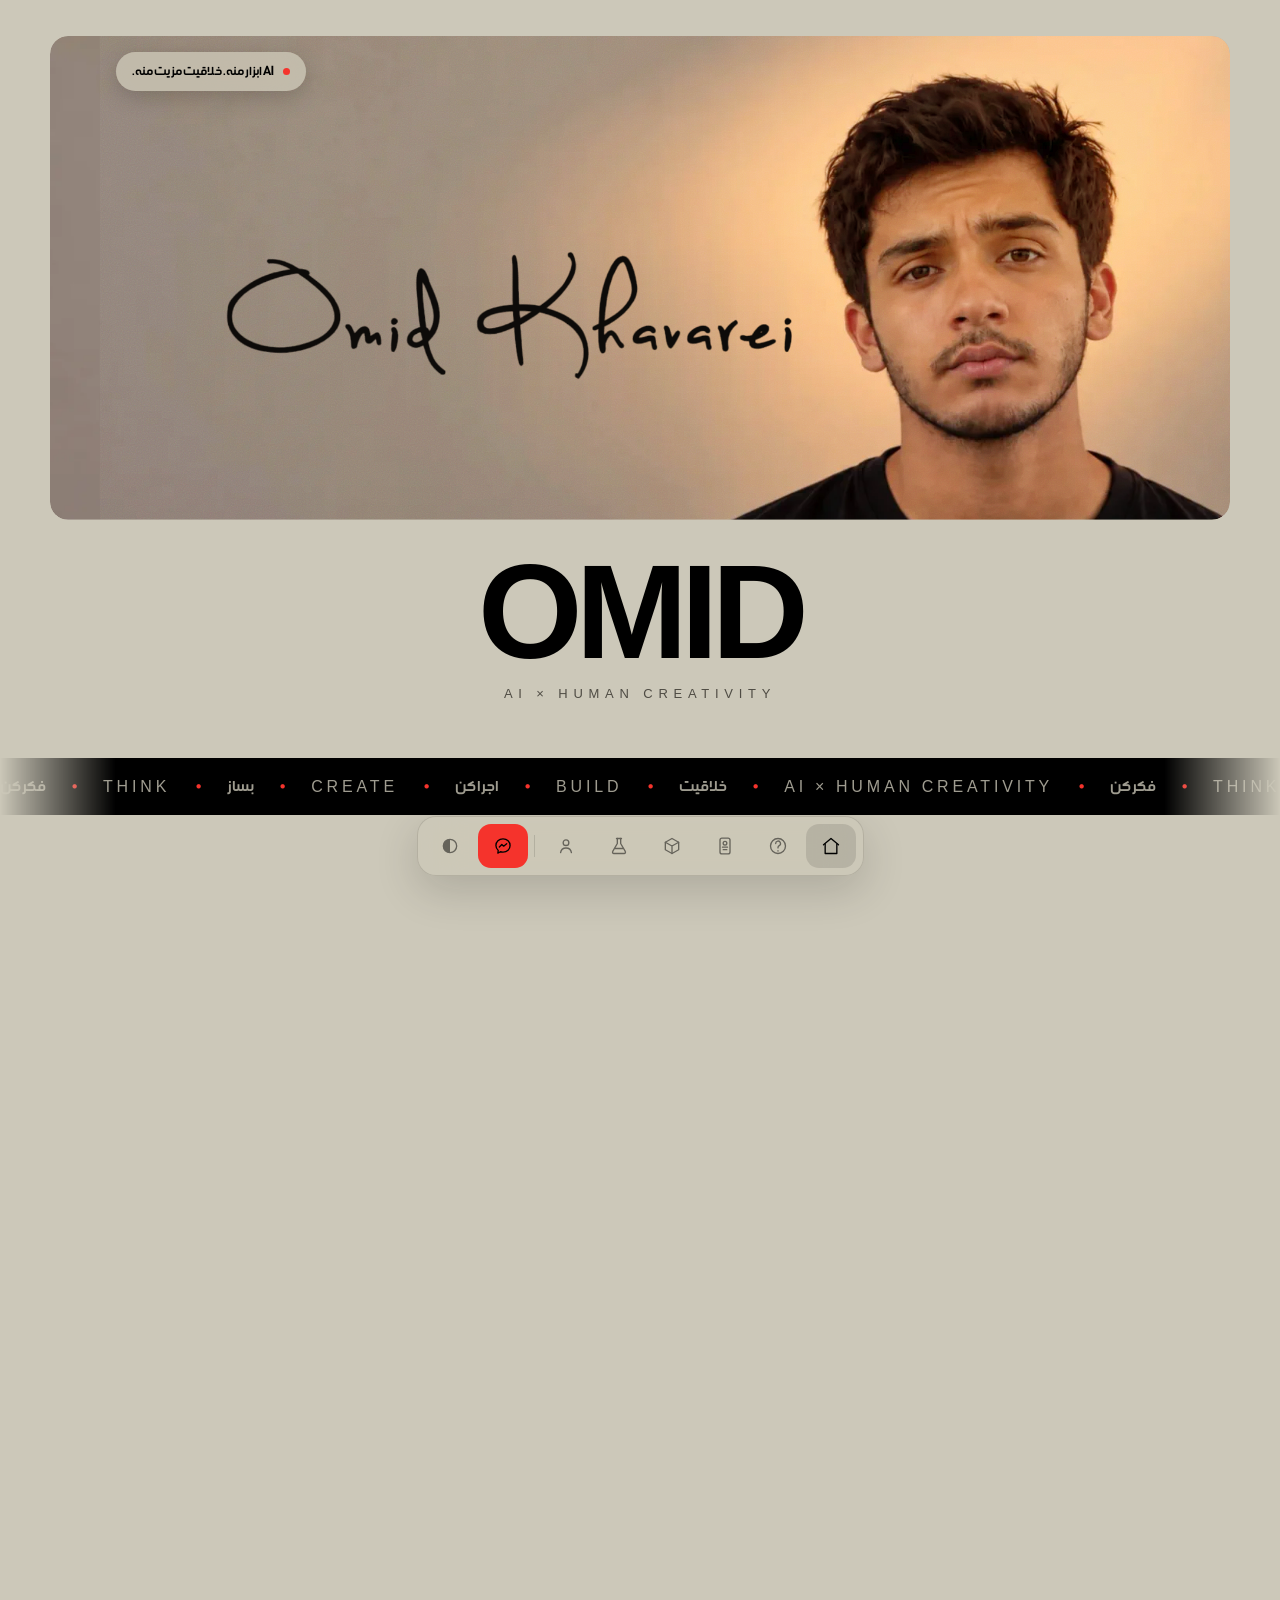
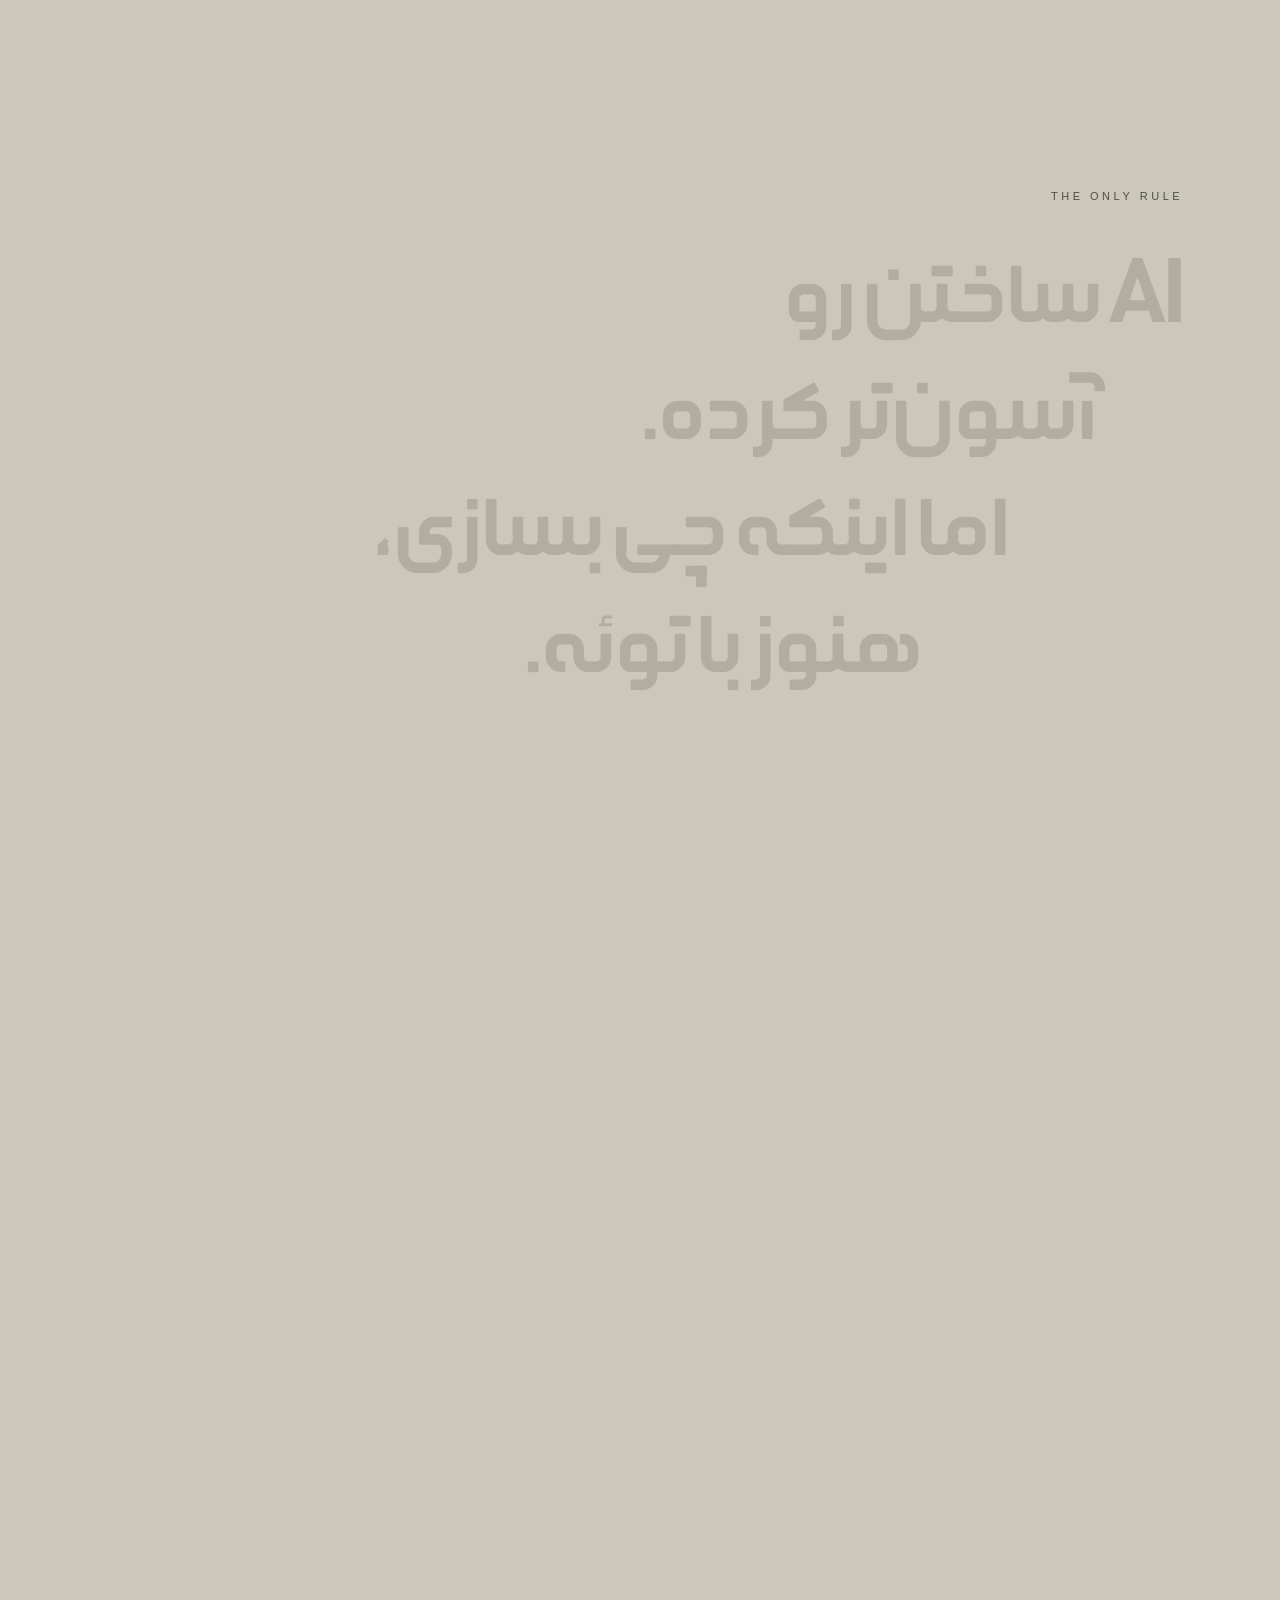
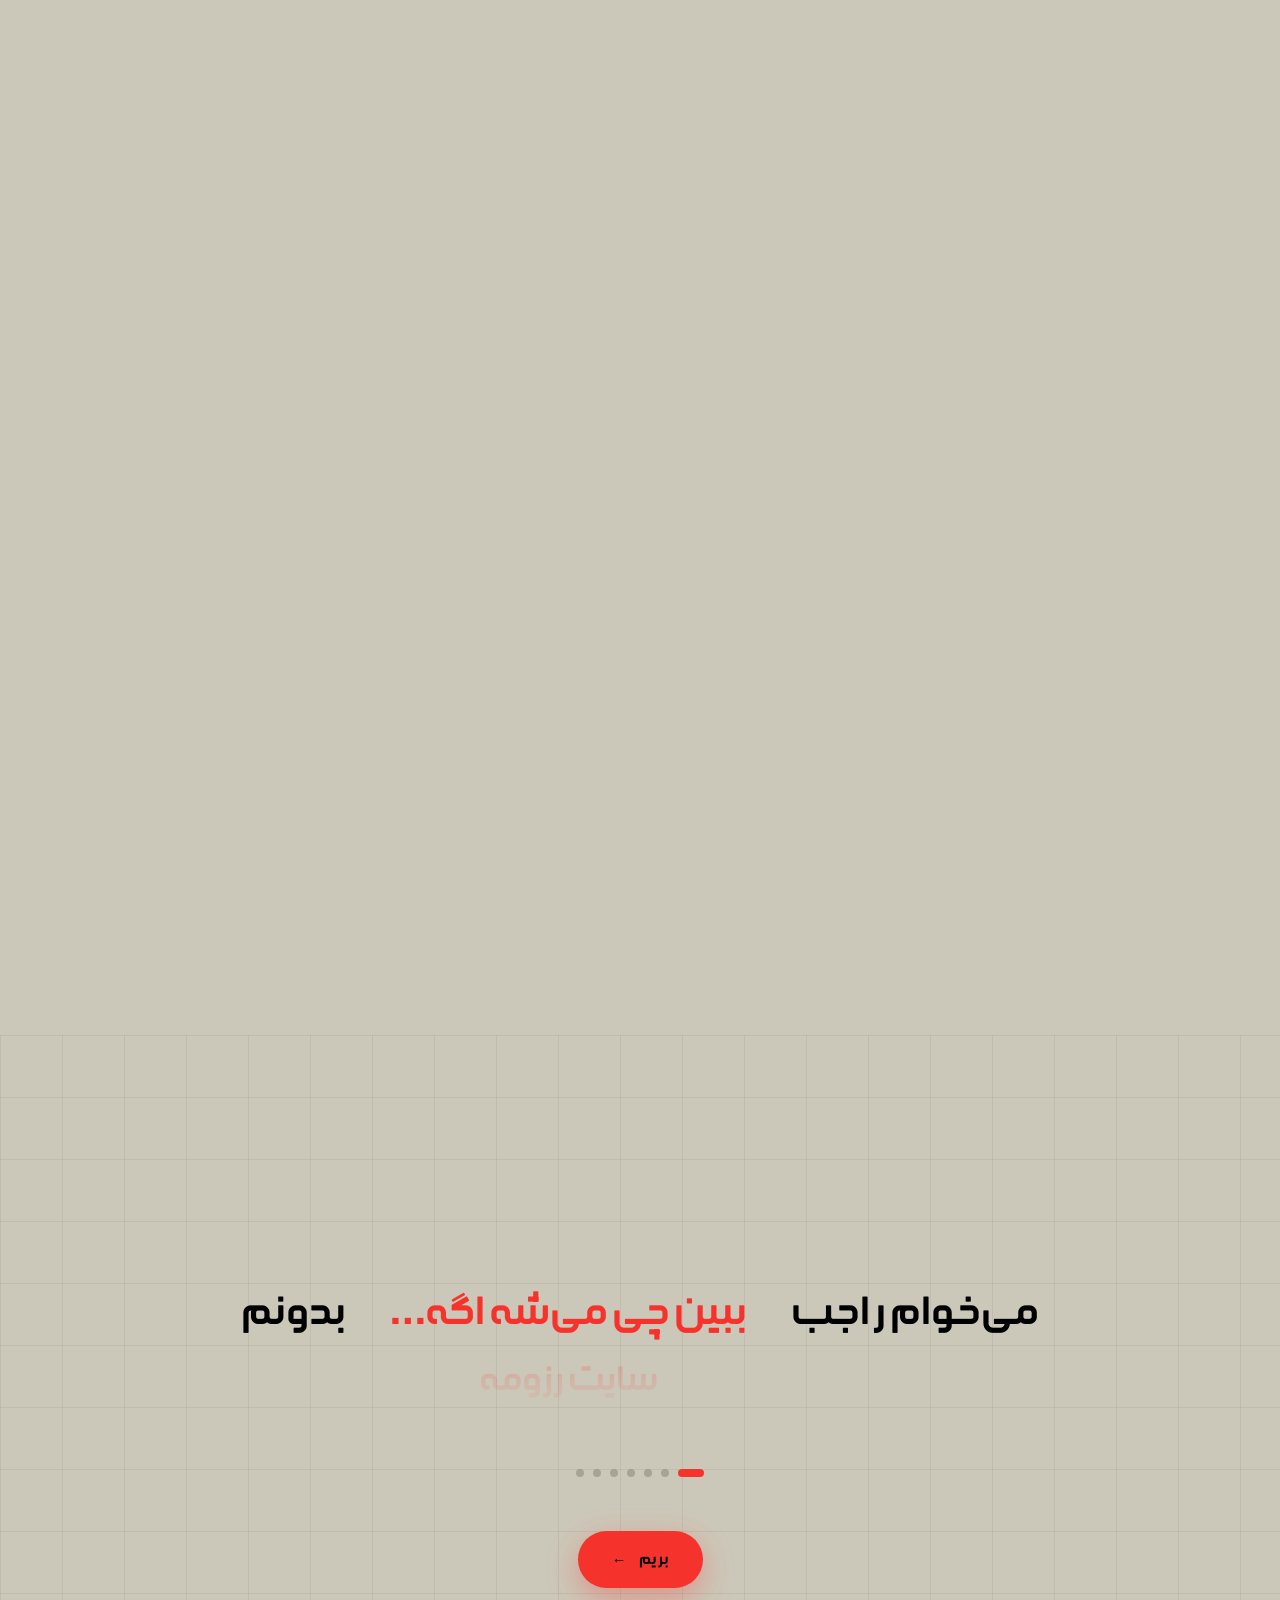
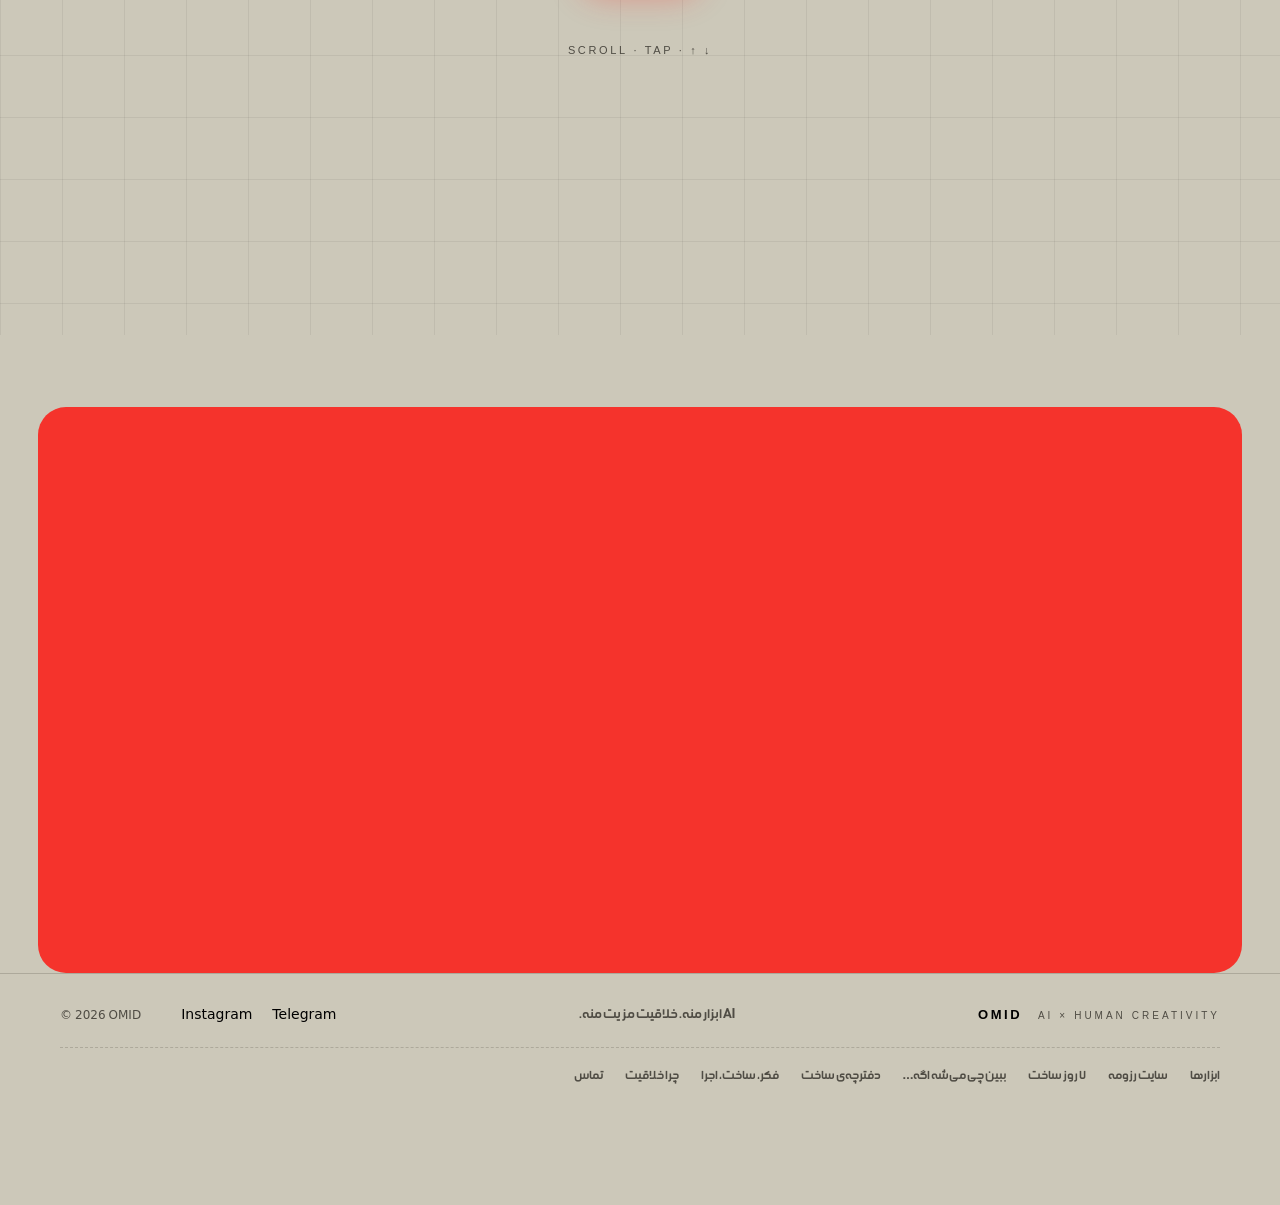
<file: index.html>
<!doctype html>
<html lang="fa" dir="rtl" data-theme="light">
<head>
<meta charset="utf-8">
<meta http-equiv="Content-Security-Policy" content="default-src 'none'; script-src 'self'; style-src 'self'; img-src 'self'; font-src 'self'; connect-src 'none'; media-src 'none'; object-src 'none'; base-uri 'none'; form-action 'none'; require-trusted-types-for 'script'; trusted-types 'none'; upgrade-insecure-requests">
<meta name="referrer" content="strict-origin-when-cross-origin">
<meta name="viewport" content="width=device-width,initial-scale=1,viewport-fit=cover">
<title>OMID — AI × Human Creativity</title>
<meta name="description" content="همه می‌تونن با AI محتوا و سایت بسازن، ولی همه نمی‌دونن چی بسازن. من امیدم؛ درباره خلاقیت، AI و ساختن چیزهایی که قبلاً بهشون فکر نکردیم.">
<meta property="og:type" content="website">
<meta property="og:site_name" content="OMID">
<meta property="og:locale" content="fa_IR">
<meta property="og:url" content="https://omidkhavari1708-pixel.github.io/itsomid/">
<meta property="og:title" content="OMID — AI × Human Creativity">
<meta property="og:description" content="همه می‌تونن با AI محتوا و سایت بسازن، ولی همه نمی‌دونن چی بسازن.">
<meta property="og:image" content="https://omidkhavari1708-pixel.github.io/itsomid/assets/og-omid-2026.jpg">
<meta property="og:image:width" content="1200">
<meta property="og:image:height" content="630">
<meta property="og:image:alt" content="امید، با امضای دست‌نویس اسمش">
<meta name="twitter:card" content="summary_large_image">
<meta name="twitter:title" content="OMID — AI × Human Creativity">
<meta name="twitter:description" content="همه می‌تونن با AI محتوا و سایت بسازن، ولی همه نمی‌دونن چی بسازن.">
<meta name="twitter:image" content="https://omidkhavari1708-pixel.github.io/itsomid/assets/og-omid-2026.jpg">
<link rel="canonical" href="https://omidkhavari1708-pixel.github.io/itsomid/">
<link rel="alternate" type="text/markdown" href="index.md" title="نسخه‌ی متنی برای AI">
<meta name="theme-color" content="#CCC8B9">
<link rel="icon" href="assets/favicon.svg" type="image/svg+xml">
<link rel="preload" href="fonts/nimkat.woff2" as="font" type="font/woff2" crossorigin>
<link rel="stylesheet" href="style.css?v=20261027">
<script src="theme.js?v=20261027"></script>
</head>
<body class="home">

<header class="hero" data-name="hero" data-hero>
  <div class="frame photo-frame">
    <div class="p-par">
      <picture class="p-img">
        <source media="(max-width:760px)" srcset="assets/hero/photo-sm.webp" type="image/webp">
        <source srcset="assets/hero/photo.webp" type="image/webp">
        <img src="assets/hero/photo.jpg" width="1600" height="656" fetchpriority="high"
          alt="امید با تی‌شرت مشکی جلوی یه دیوار کرمی با نور گرم؛ کنارش امضای دست‌نویس اسمش.">
      </picture>
    </div>
    <span class="p-glow" aria-hidden="true"></span>
    <div class="p-par p-sigpar" aria-hidden="true"><img class="p-sig" src="assets/hero/sig.webp" width="981" height="242" alt=""></div>
    <span class="grain" aria-hidden="true"></span>
    <span class="badge"><i></i>AI ابزار منه. خلاقیت مزیت منه.</span>
  </div>

  <div class="title">
    <h1><span class="sel-word" data-sel>OMID<span class="sel-box" aria-hidden="true"><i class="h h-tl"></i><i class="h h-tr"></i><i class="h h-bl"></i><i class="h h-br"></i></span></span></h1>
    <p class="tag">AI &times; Human Creativity</p>
  </div>
</header>

<div class="marquee" aria-hidden="true">
  <div class="track"><div class="half"><span class="fa">فکر کن</span><b>&bull;</b><span class="en">THINK</span><b>&bull;</b><span class="fa">بساز</span><b>&bull;</b><span class="en">CREATE</span><b>&bull;</b><span class="fa">اجرا کن</span><b>&bull;</b><span class="en">BUILD</span><b>&bull;</b><span class="fa">خلاقیت</span><b>&bull;</b><span class="en">AI × HUMAN CREATIVITY</span><b>&bull;</b><span class="fa">فکر کن</span><b>&bull;</b><span class="en">THINK</span><b>&bull;</b><span class="fa">بساز</span><b>&bull;</b><span class="en">CREATE</span><b>&bull;</b><span class="fa">اجرا کن</span><b>&bull;</b><span class="en">BUILD</span><b>&bull;</b><span class="fa">خلاقیت</span><b>&bull;</b><span class="en">AI × HUMAN CREATIVITY</span><b>&bull;</b></div><div class="half"><span class="fa">فکر کن</span><b>&bull;</b><span class="en">THINK</span><b>&bull;</b><span class="fa">بساز</span><b>&bull;</b><span class="en">CREATE</span><b>&bull;</b><span class="fa">اجرا کن</span><b>&bull;</b><span class="en">BUILD</span><b>&bull;</b><span class="fa">خلاقیت</span><b>&bull;</b><span class="en">AI × HUMAN CREATIVITY</span><b>&bull;</b><span class="fa">فکر کن</span><b>&bull;</b><span class="en">THINK</span><b>&bull;</b><span class="fa">بساز</span><b>&bull;</b><span class="en">CREATE</span><b>&bull;</b><span class="fa">اجرا کن</span><b>&bull;</b><span class="en">BUILD</span><b>&bull;</b><span class="fa">خلاقیت</span><b>&bull;</b><span class="en">AI × HUMAN CREATIVITY</span><b>&bull;</b></div></div>
</div>

<main>
<section class="manifest" data-name="manifest">
  <p class="big">
    <span class="ln" data-reveal>همه می‌تونن با AI محتوا و سایت بسازن،</span>
    <span class="ln" data-reveal>ولی همه نمی‌دونن <span class="ink-word">چی<svg class="ink ink-circle" viewBox="0 0 200 100" preserveAspectRatio="none" aria-hidden="true"><path pathLength="1" d="M158 20C120 5 46 7 20 33 4 52 28 88 98 90c62 2 92-18 88-46-4-22-46-35-94-32-22 1-40 7-50 13"/></svg></span> بسازن.</span>
  </p>
  <p class="small" data-reveal>من امیدم؛ درباره خلاقیت، AI و ساختن چیزهایی که قبلاً بهشون فکر نکردیم.</p>
  <div class="m-cta" data-reveal>
    <a class="go" href="resume.html"><span>سایت خودت رو تو ۱۰ ثانیه ببین</span><span class="ar">←</span></a>
    <a class="go ghost" href="https://ig.me/m/itsomid1.ai" target="_blank" rel="noopener noreferrer"><span>تو دایرکت بنویس «رزومه»</span><span class="ar">↗</span></a>
  </div>
</section>

<section class="idea" aria-label="فلسفه" data-name="idea">
  <div class="idea-track">
    <div class="idea-stage">
      <p class="idea-k en">THE ONLY RULE</p>
      <p class="idea-text">
        <span class="idea-ln" data-line>AI ساختن رو</span>
        <span class="idea-ln" data-line>آسون‌تر کرده.</span>
        <span class="idea-ln" data-line>اما اینکه چی بسازی،</span>
        <span class="idea-ln" data-line>هنوز <span class="ink-under">با توئه.<svg class="ink ink-under-svg" viewBox="0 0 300 24" preserveAspectRatio="none" aria-hidden="true"><path pathLength="1" d="M6 14c50-7 104 5 160-3 46-6 92-5 128 1"/></svg></span></span>
      </p>
    </div>
  </div>
</section>

<section class="now" data-name="now">
  <article class="nowcard" data-reveal>
    <header>
      <span class="live"><i></i>LIVE</span>
      <span class="wk">الان دارم روش کار می‌کنم</span>
    </header>

    <p class="head">الان دارم سریال «سایت خودتو بساز» رو می‌سازم.</p>
    <p class="body">هشت قدم، از صفر تا یه سایت واقعی تو بایوت. هر قدمی که تموم می‌شه، ابزارهاش رو همین‌جا می‌ذارم؛ اونایی که جواب دادن، و اونایی که نه.</p>

    <ul class="log">
      <li class="done"><span>قدم ۳: امنیت سایت، با <span class="en">PDF</span> رایگان</span></li>
      <li class="done"><span>ابزارها، سایت رزومه و ۷ روز ساخت</span></li>
      <li class="doing"><span>قدم ۴</span></li>
    </ul>
    <a class="now-link" href="log.html">دفترچه‌ی ساخت <span class="ar">←</span></a>
  </article>
</section>

<section class="picker c1" id="picker" data-name="picker">
  <div class="lead">
    <span>می‌خوام راجب</span>
    <div class="reel" id="reel">
      <ul id="reelList">
        <li class="on"><i>ببین چی می‌شه اگه…</i></li>
        <li><i>سایت رزومه</i></li>
        <li><i>ابزارها</i></li>
        <li><i>۷ روز ساخت</i></li>
        <li><i>آزمایشگاه</i></li>
        <li><i>امید</i></li>
        <li><i>چرا خلاقیت</i></li>
      </ul>
    </div>
    <span>بدونم</span>
  </div>

  <div class="dots" id="dots" role="tablist" aria-label="انتخاب موضوع">
    <button type="button" role="tab" aria-current="true" aria-label="ببین چی می‌شه اگه"></button>
    <button type="button" role="tab" aria-current="false" aria-label="سایت رزومه"></button>
    <button type="button" role="tab" aria-current="false" aria-label="ابزارها"></button>
    <button type="button" role="tab" aria-current="false" aria-label="۷ روز ساخت"></button>
    <button type="button" role="tab" aria-current="false" aria-label="آزمایشگاه"></button>
    <button type="button" role="tab" aria-current="false" aria-label="امید"></button>
    <button type="button" role="tab" aria-current="false" aria-label="چرا خلاقیت"></button>
  </div>

  <a class="go" id="go" href="whatif.html">
    <span>بریم</span><span class="ar">←</span>
  </a>

  <p class="hint">scroll · tap · ↑ ↓</p>
</section>

<section class="finale" aria-label="امضا" data-name="finale">
  <p class="f-mark en" data-reveal>OMID</p>
  <p class="f-sig en" data-reveal>AI × HUMAN CREATIVITY</p>
  <p class="f-line" data-reveal>ایده خوب، قبل از ساختن شروع می‌شه.</p>
</section>
</main>

<!-- build:foot -->
<footer class="foot">
  <div class="foot-in">
    <p class="foot-brand en">OMID <span>AI × HUMAN CREATIVITY</span></p>
    <p class="foot-rule">AI ابزار منه. خلاقیت مزیت منه.</p>
    <p class="foot-links en"><a href="https://instagram.com/itsomid1.ai" target="_blank" rel="noopener noreferrer">Instagram</a><a href="https://t.me/itsomidai" target="_blank" rel="noopener noreferrer">Telegram</a></p>
    <p class="foot-copy en">© 2026 OMID</p>
  </div>
  <nav class="foot-map" aria-label="همه‌ی صفحه‌ها"><a href="tools.html">ابزارها</a><a href="resume.html">سایت رزومه</a><a href="7-days.html">۷ روز ساخت</a><a href="whatif.html">ببین چی می‌شه اگه…</a><a href="log.html">دفترچه‌ی ساخت</a><a href="method.html">فکر، ساخت، اجرا</a><a href="why-ai.html">چرا خلاقیت</a><a href="contact.html">تماس</a></nav>
</footer>
<!-- /build:foot -->

<!-- build:dock -->
<nav class="dock" aria-label="ناوبری">
  <a href="index.html" aria-current="page" data-lbl="خانه" aria-label="خانه"><svg viewBox="0 0 24 24" aria-hidden="true"><path d="M3 10.5 12 3l9 7.5"/><path d="M5 9.5V21h14V9.5"/></svg></a>
  <a href="whatif.html" data-lbl="ببین چی می‌شه اگه…" aria-label="ببین چی می‌شه اگه…"><svg viewBox="0 0 24 24" aria-hidden="true"><path d="M9.2 9a2.9 2.9 0 1 1 4.3 2.5c-.9.5-1.5 1.2-1.5 2.2v.6"/><path d="M12 17.6v.4"/><circle cx="12" cy="12" r="9"/></svg></a>
  <a href="resume.html" data-lbl="سایت رزومه" aria-label="سایت رزومه"><svg viewBox="0 0 24 24" aria-hidden="true"><rect x="6" y="2.5" width="12" height="19" rx="2.4"/><circle cx="12" cy="8.6" r="2.2"/><path d="M9 13.4h6M9.8 16.4h4.4"/></svg></a>
  <a href="tools.html" data-lbl="ابزارها" aria-label="ابزارها"><svg viewBox="0 0 24 24" aria-hidden="true"><path d="M4 7.5 12 3l8 4.5v9L12 21l-8-4.5z"/><path d="m4 7.5 8 4.5 8-4.5M12 12v9"/></svg></a>
  <a href="lab.html" data-lbl="آزمایشگاه" aria-label="آزمایشگاه"><svg viewBox="0 0 24 24" aria-hidden="true"><path d="M9 3h6"/><path d="M10 3v6l-5.5 9.5A1.6 1.6 0 0 0 5.9 21h12.2a1.6 1.6 0 0 0 1.4-2.5L14 9V3"/><path d="M7.4 15h9.2"/></svg></a>
  <a href="about.html" data-lbl="امید کیه" aria-label="امید کیه"><svg viewBox="0 0 24 24" aria-hidden="true"><circle cx="12" cy="8" r="3.4"/><path d="M5.5 20c.6-3.7 3.3-5.6 6.5-5.6s5.9 1.9 6.5 5.6"/></svg></a>
  <span class="sep"></span>
  <a class="dock-dm" href="https://ig.me/m/itsomid1.ai" target="_blank" rel="noopener noreferrer" data-lbl="دایرکت: بنویس «رزومه»" aria-label="پیام تو اینستاگرام؛ بنویس رزومه"><svg viewBox="0 0 24 24" aria-hidden="true"><path d="M12 3.5c-4.9 0-8.5 3.4-8.5 7.9 0 2.4 1 4.4 2.8 5.9l-.5 3.2 3.1-1.6c1 .3 2 .4 3.1.4 4.9 0 8.5-3.4 8.5-7.9S16.9 3.5 12 3.5Z"/><path d="m7.6 13.3 3-3.1 2.2 2 3.6-2.9"/></svg></a>
  <button id="theme" type="button" data-lbl="روشن / تاریک" aria-label="تغییر روشنایی"><svg viewBox="0 0 24 24" aria-hidden="true"><circle cx="12" cy="12" r="8"/><path d="M12 4a8 8 0 0 0 0 16z" fill="currentColor" stroke="none"/></svg></button>
</nav>
<!-- /build:dock -->
<!-- build:news -->
<aside class="toast" data-news="1405-08-05" hidden aria-label="تازه‌های سایت">
  <p class="toast-k"><i aria-hidden="true"></i>تازه اضافه شد</p>
  <ul><li><a href="tools.html#s0">اسکیل اینستاگرام فارسی: PDF راهنما و خود اسکیل، رایگان<span class="ar" aria-hidden="true">←</span></a></li></ul>
  <button type="button" class="toast-x" data-news-x aria-label="بستن">×</button>
</aside>
<!-- /build:news -->

<script src="app.js?v=20261027" defer></script>
</body>
</html>
</file>
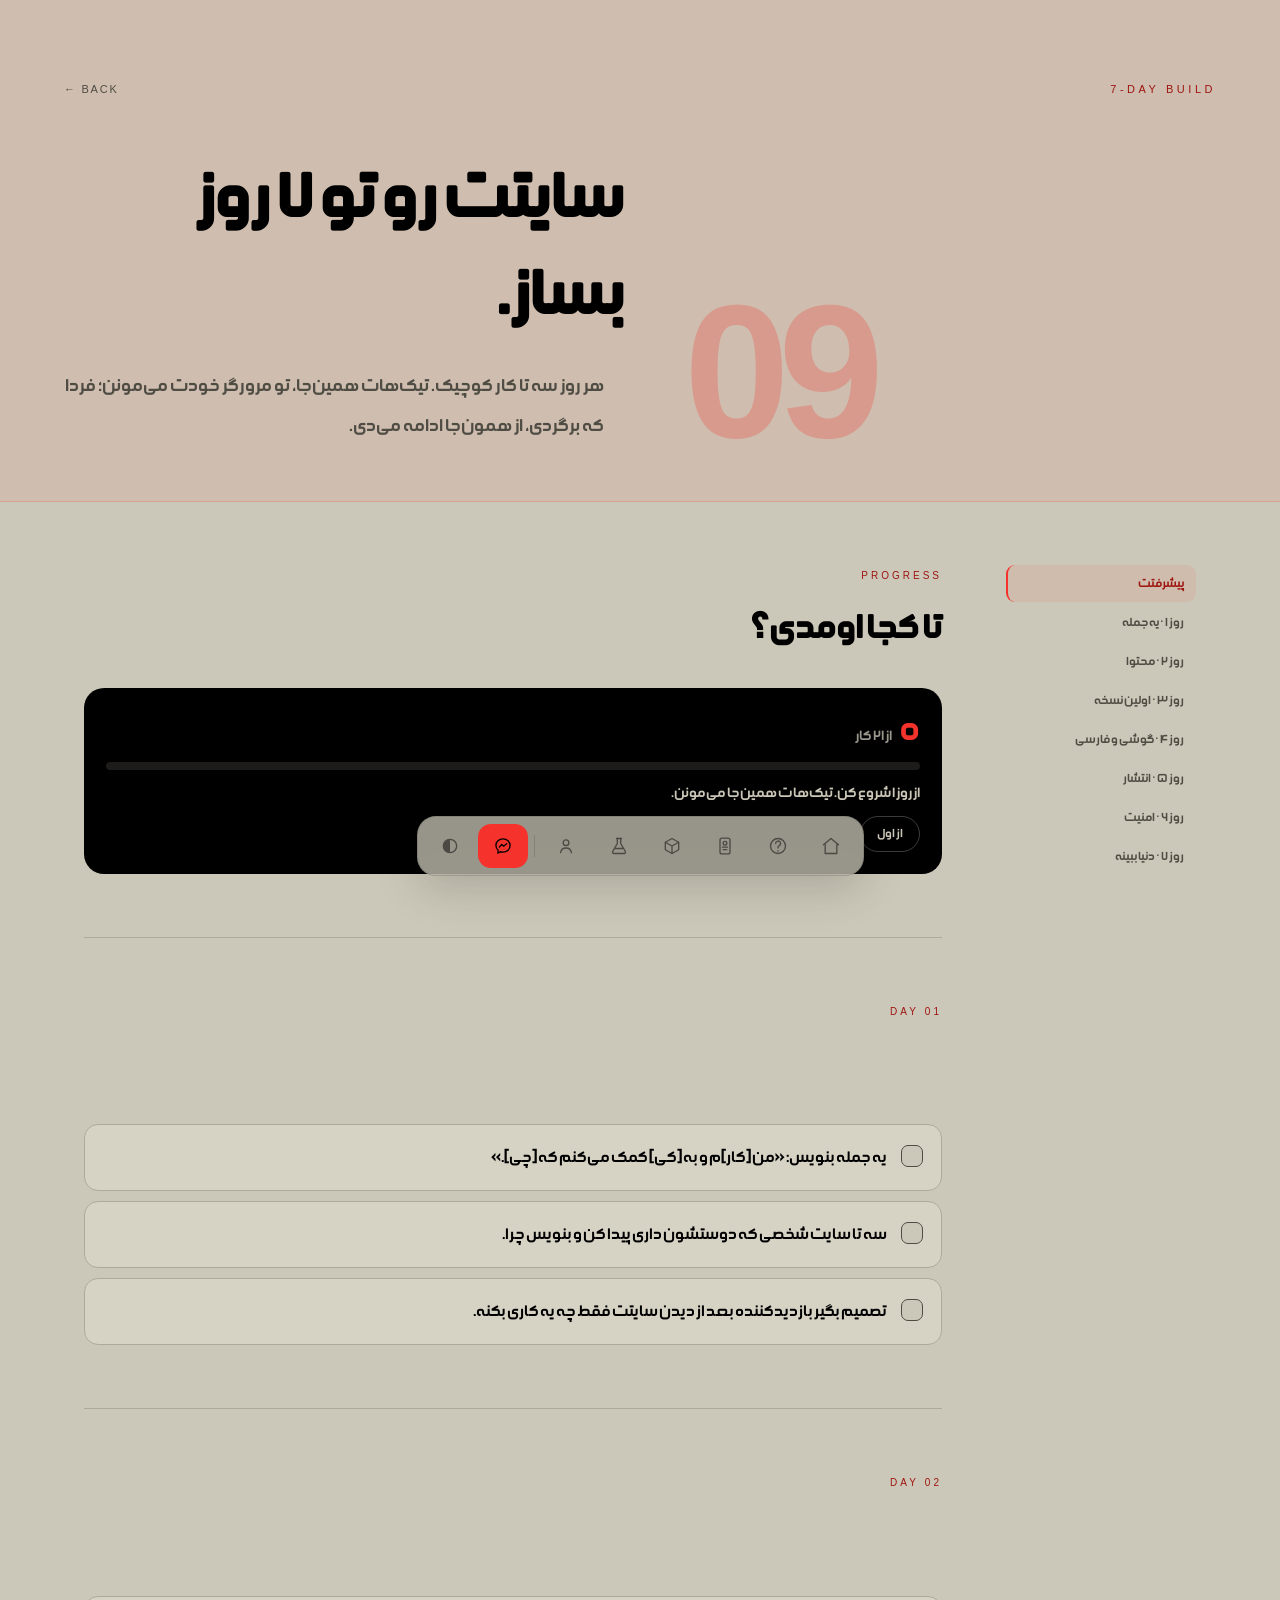
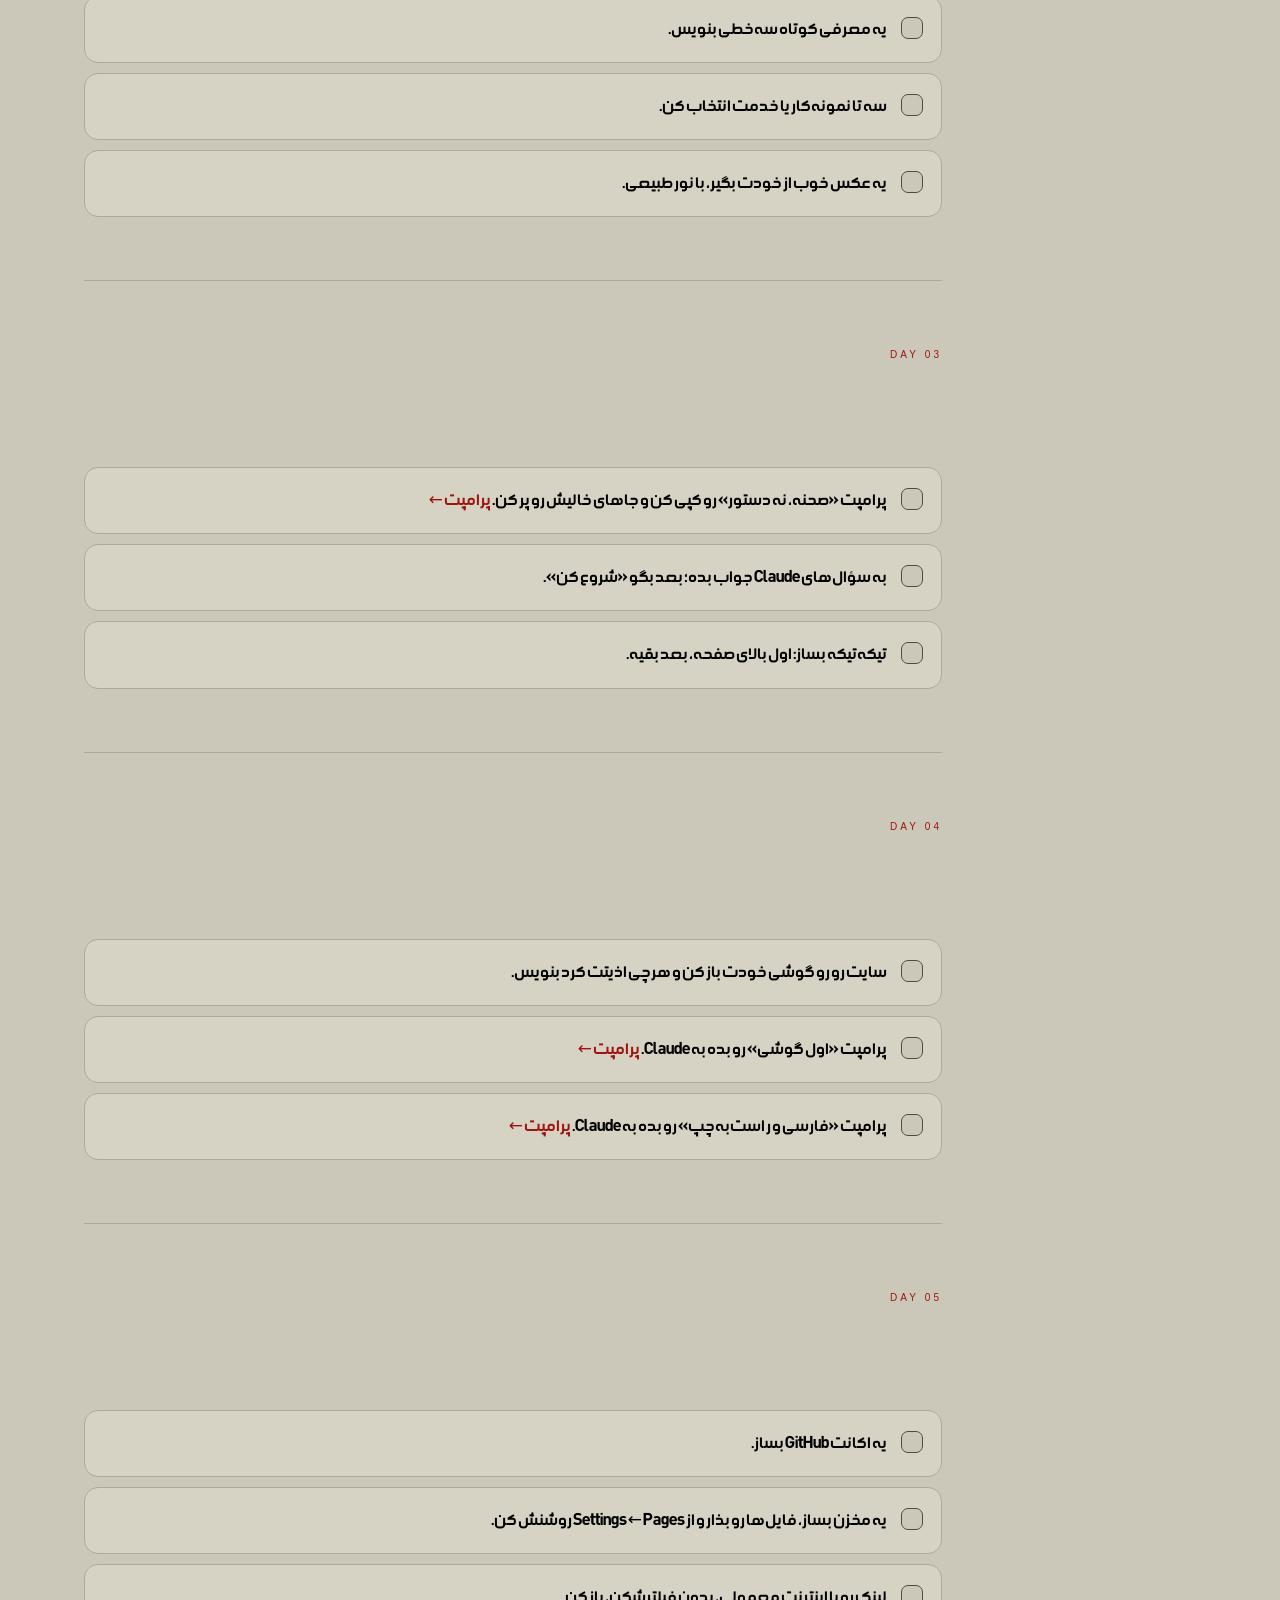
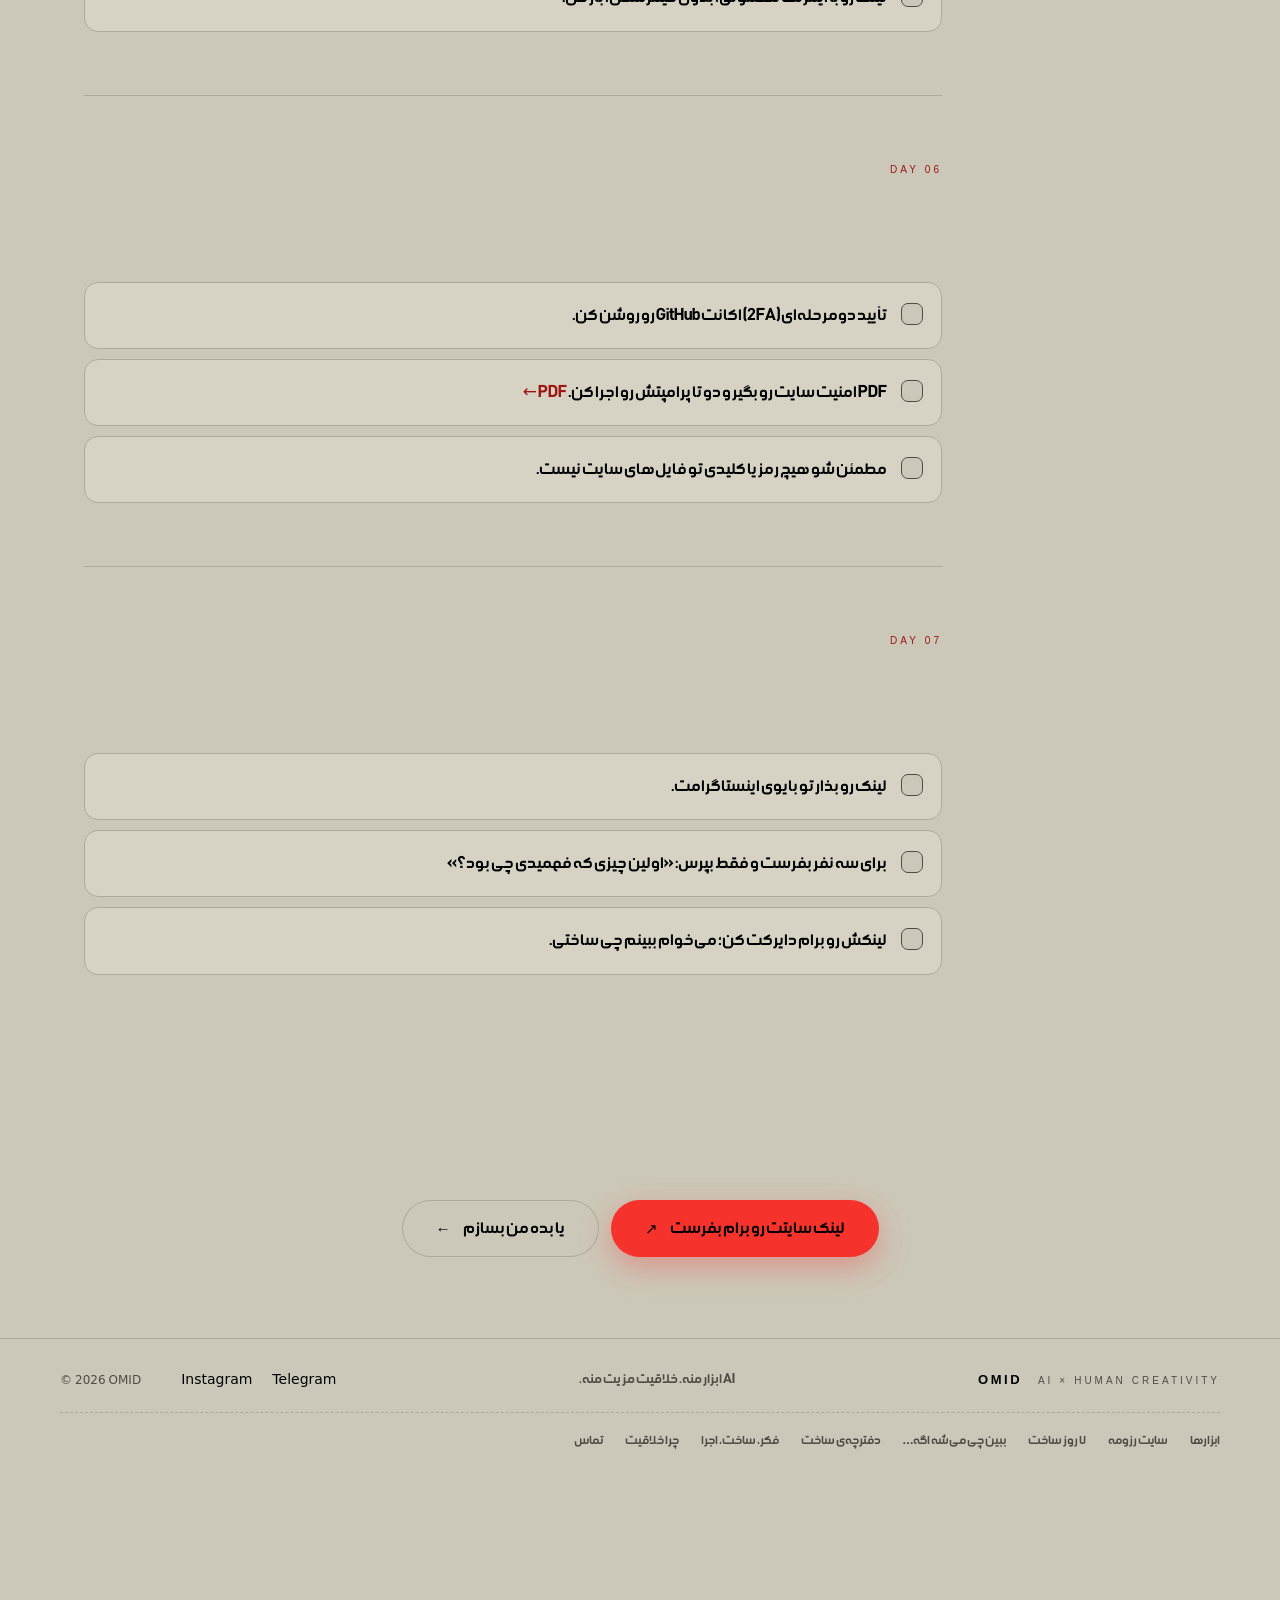
<file: 7-days.html>
<!doctype html>
<html lang="fa" dir="rtl" data-theme="light">
<head>
<meta charset="utf-8">
<meta http-equiv="Content-Security-Policy" content="default-src 'none'; script-src 'self'; style-src 'self'; img-src 'self'; font-src 'self'; connect-src 'none'; media-src 'none'; object-src 'none'; base-uri 'none'; form-action 'none'; require-trusted-types-for 'script'; trusted-types 'none'; upgrade-insecure-requests">
<meta name="referrer" content="strict-origin-when-cross-origin">
<meta name="viewport" content="width=device-width,initial-scale=1,viewport-fit=cover">
<title>سایتت رو تو ۷ روز بساز — OMID</title>
<meta name="description" content="هر روز سه تا کار کوچیک، تا یه سایت شخصی واقعی تو بایوت. تیک‌هات همین‌جا تو مرورگر خودت می‌مونن.">
<meta property="og:type" content="website">
<meta property="og:site_name" content="OMID">
<meta property="og:locale" content="fa_IR">
<meta property="og:url" content="https://omidkhavari1708-pixel.github.io/itsomid/7-days.html">
<meta property="og:title" content="سایتت رو تو ۷ روز بساز — OMID">
<meta property="og:description" content="هر روز سه تا کار کوچیک، تا یه سایت شخصی واقعی تو بایوت. تیک‌هات همین‌جا تو مرورگر خودت می‌مونن.">
<meta property="og:image" content="https://omidkhavari1708-pixel.github.io/itsomid/assets/og-omid-2026.jpg">
<meta property="og:image:width" content="1200">
<meta property="og:image:height" content="630">
<meta property="og:image:alt" content="امید، با امضای دست‌نویس اسمش">
<meta name="twitter:card" content="summary_large_image">
<meta name="twitter:title" content="سایتت رو تو ۷ روز بساز — OMID">
<meta name="twitter:description" content="هر روز سه تا کار کوچیک، تا یه سایت شخصی واقعی تو بایوت. تیک‌هات همین‌جا تو مرورگر خودت می‌مونن.">
<meta name="twitter:image" content="https://omidkhavari1708-pixel.github.io/itsomid/assets/og-omid-2026.jpg">
<link rel="canonical" href="https://omidkhavari1708-pixel.github.io/itsomid/7-days.html">
<link rel="alternate" type="text/markdown" href="7-days.md" title="نسخه‌ی متنی برای AI">
<meta name="theme-color" content="#CCC8B9">
<link rel="icon" href="assets/favicon.svg" type="image/svg+xml">
<link rel="preload" href="fonts/nimkat.woff2" as="font" type="font/woff2" crossorigin>
<link rel="stylesheet" href="style.css?v=20261027">
<script src="theme.js?v=20261027"></script>
</head>
<body class="page c4">

<header class="band" data-name="header">
  <div class="top">
    <p class="kicker">7-day build</p>
    <a class="back" href="index.html">← back</a>
  </div>
  <div class="row">
    <span class="no" aria-hidden="true">09</span>
    <div>
      <h1>سایتت رو تو ۷ روز بساز.</h1>
      <p class="sub">هر روز سه تا کار کوچیک. تیک‌هات همین‌جا، تو مرورگر خودت می‌مونن؛ فردا که برگردی، از همون‌جا ادامه می‌دی.</p>
    </div>
  </div>
</header>

<main class="body">
  <nav class="index" aria-label="فهرست"><ol>
    <li><a href="#s0" class="on">پیشرفتت</a></li>
    <li><a href="#s1">روز ۱ · یه جمله</a></li>
    <li><a href="#s2">روز ۲ · محتوا</a></li>
    <li><a href="#s3">روز ۳ · اولین نسخه</a></li>
    <li><a href="#s4">روز ۴ · گوشی و فارسی</a></li>
    <li><a href="#s5">روز ۵ · انتشار</a></li>
    <li><a href="#s6">روز ۶ · امنیت</a></li>
    <li><a href="#s7">روز ۷ · دنیا ببینه</a></li>
    
  </ol></nav>
  <div>
<section class="sec" id="s0" data-name="Progress">
  <p class="lbl">Progress</p>
  <h2>تا کجا اومدی؟</h2>
  
  
  <div class="viz d7p" data-d7p>
  <p class="d7p-n"><b data-d7-count>۰</b> از ۲۱ کار</p>
  <p class="d7p-bar" aria-hidden="true"><i data-d7-bar></i></p>
  <p class="d7p-msg" data-d7-msg>از روز ۱ شروع کن. تیک‌هات همین‌جا می‌مونن.</p>
  <button type="button" class="chip" data-d7-reset>از اول</button>
</div>
</section>

<section class="sec" id="s1" data-name="Day 01">
  <p class="lbl">Day 01</p>
  <h2>یه جمله: کی هستی و برای کی؟</h2>
  
  
  <ul class="viz d7"><li><label class="d7-t"><input type="checkbox" data-d7="d1-1"><span>یه جمله بنویس: «من [کار]م و به [کی] کمک می‌کنم که [چی].»</span></label></li><li><label class="d7-t"><input type="checkbox" data-d7="d1-2"><span>سه تا سایت شخصی که دوستشون داری پیدا کن و بنویس چرا.</span></label></li><li><label class="d7-t"><input type="checkbox" data-d7="d1-3"><span>تصمیم بگیر بازدیدکننده بعد از دیدن سایتت فقط چه یه کاری بکنه.</span></label></li></ul>
</section>

<section class="sec" id="s2" data-name="Day 02">
  <p class="lbl">Day 02</p>
  <h2>محتوا، قبل از طراحی</h2>
  
  
  <ul class="viz d7"><li><label class="d7-t"><input type="checkbox" data-d7="d2-1"><span>یه معرفی کوتاه سه‌خطی بنویس.</span></label></li><li><label class="d7-t"><input type="checkbox" data-d7="d2-2"><span>سه تا نمونه‌کار یا خدمت انتخاب کن.</span></label></li><li><label class="d7-t"><input type="checkbox" data-d7="d2-3"><span>یه عکس خوب از خودت بگیر، با نور طبیعی.</span></label></li></ul>
</section>

<section class="sec" id="s3" data-name="Day 03">
  <p class="lbl">Day 03</p>
  <h2>اولین نسخه با Claude</h2>
  
  
  <ul class="viz d7"><li><label class="d7-t"><input type="checkbox" data-d7="d3-1"><span>پرامپت «صحنه، نه دستور» رو کپی کن و جاهای خالیش رو پر کن. <a href="tools.html#s1">پرامپت ←</a></span></label></li><li><label class="d7-t"><input type="checkbox" data-d7="d3-2"><span>به سؤال‌های Claude جواب بده؛ بعد بگو «شروع کن».</span></label></li><li><label class="d7-t"><input type="checkbox" data-d7="d3-3"><span>تیکه‌تیکه بساز: اول بالای صفحه، بعد بقیه.</span></label></li></ul>
</section>

<section class="sec" id="s4" data-name="Day 04">
  <p class="lbl">Day 04</p>
  <h2>رو گوشی خودت بازش کن</h2>
  
  
  <ul class="viz d7"><li><label class="d7-t"><input type="checkbox" data-d7="d4-1"><span>سایت رو رو گوشی خودت باز کن و هرچی اذیتت کرد بنویس.</span></label></li><li><label class="d7-t"><input type="checkbox" data-d7="d4-2"><span>پرامپت «اول گوشی» رو بده به Claude. <a href="tools.html#s2">پرامپت ←</a></span></label></li><li><label class="d7-t"><input type="checkbox" data-d7="d4-3"><span>پرامپت «فارسی و راست‌به‌چپ» رو بده به Claude. <a href="tools.html#s3">پرامپت ←</a></span></label></li></ul>
</section>

<section class="sec" id="s5" data-name="Day 05">
  <p class="lbl">Day 05</p>
  <h2>رو GitHub Pages منتشرش کن</h2>
  
  
  <ul class="viz d7"><li><label class="d7-t"><input type="checkbox" data-d7="d5-1"><span>یه اکانت GitHub بساز.</span></label></li><li><label class="d7-t"><input type="checkbox" data-d7="d5-2"><span>یه مخزن بساز، فایل‌ها رو بذار و از Settings ← Pages روشنش کن.</span></label></li><li><label class="d7-t"><input type="checkbox" data-d7="d5-3"><span>لینک رو با اینترنت معمولی، بدون فیلترشکن، باز کن.</span></label></li></ul>
</section>

<section class="sec" id="s6" data-name="Day 06">
  <p class="lbl">Day 06</p>
  <h2>قبل از اینکه نشونش بدی، قفلش کن</h2>
  
  
  <ul class="viz d7"><li><label class="d7-t"><input type="checkbox" data-d7="d6-1"><span>تأیید دومرحله‌ای (2FA) اکانت GitHub رو روشن کن.</span></label></li><li><label class="d7-t"><input type="checkbox" data-d7="d6-2"><span>PDF امنیت سایت رو بگیر و دو تا پرامپتش رو اجرا کن. <a href="tools.html#s0">PDF ←</a></span></label></li><li><label class="d7-t"><input type="checkbox" data-d7="d6-3"><span>مطمئن شو هیچ رمز یا کلیدی تو فایل‌های سایت نیست.</span></label></li></ul>
</section>

<section class="sec" id="s7" data-name="Day 07">
  <p class="lbl">Day 07</p>
  <h2>بذارش جلوی چشم</h2>
  
  
  <ul class="viz d7"><li><label class="d7-t"><input type="checkbox" data-d7="d7-1"><span>لینک رو بذار تو بایوی اینستاگرامت.</span></label></li><li><label class="d7-t"><input type="checkbox" data-d7="d7-2"><span>برای سه نفر بفرست و فقط بپرس: «اولین چیزی که فهمیدی چی بود؟»</span></label></li><li><label class="d7-t"><input type="checkbox" data-d7="d7-3"><span>لینکش رو برام دایرکت کن؛ می‌خوام ببینم چی ساختی.</span></label></li></ul>
</section>

  </div>
</main>

<section class="sec cta" data-name="CTA">
  <h2>حالا تو چی می‌سازی؟</h2>
  <div class="cta-row"><a class="go" href="https://ig.me/m/itsomid1.ai" target="_blank" rel="noopener noreferrer"><span>لینک سایتت رو برام بفرست</span><span class="ar">↗</span></a><a class="go ghost" href="resume.html"><span>یا بده من بسازم</span><span class="ar">←</span></a></div>
</section>

<footer class="foot">
  <div class="foot-in">
    <p class="foot-brand en">OMID <span>AI × HUMAN CREATIVITY</span></p>
    <p class="foot-rule">AI ابزار منه. خلاقیت مزیت منه.</p>
    <p class="foot-links en"><a href="https://instagram.com/itsomid1.ai" target="_blank" rel="noopener noreferrer">Instagram</a><a href="https://t.me/itsomidai" target="_blank" rel="noopener noreferrer">Telegram</a></p>
    <p class="foot-copy en">© 2026 OMID</p>
  </div>
  <nav class="foot-map" aria-label="همه‌ی صفحه‌ها"><a href="tools.html">ابزارها</a><a href="resume.html">سایت رزومه</a><a href="7-days.html">۷ روز ساخت</a><a href="whatif.html">ببین چی می‌شه اگه…</a><a href="log.html">دفترچه‌ی ساخت</a><a href="method.html">فکر، ساخت، اجرا</a><a href="why-ai.html">چرا خلاقیت</a><a href="contact.html">تماس</a></nav>
</footer>
<nav class="dock" aria-label="ناوبری">
  <a href="index.html" data-lbl="خانه" aria-label="خانه"><svg viewBox="0 0 24 24" aria-hidden="true"><path d="M3 10.5 12 3l9 7.5"/><path d="M5 9.5V21h14V9.5"/></svg></a>
  <a href="whatif.html" data-lbl="ببین چی می‌شه اگه…" aria-label="ببین چی می‌شه اگه…"><svg viewBox="0 0 24 24" aria-hidden="true"><path d="M9.2 9a2.9 2.9 0 1 1 4.3 2.5c-.9.5-1.5 1.2-1.5 2.2v.6"/><path d="M12 17.6v.4"/><circle cx="12" cy="12" r="9"/></svg></a>
  <a href="resume.html" data-lbl="سایت رزومه" aria-label="سایت رزومه"><svg viewBox="0 0 24 24" aria-hidden="true"><rect x="6" y="2.5" width="12" height="19" rx="2.4"/><circle cx="12" cy="8.6" r="2.2"/><path d="M9 13.4h6M9.8 16.4h4.4"/></svg></a>
  <a href="tools.html" data-lbl="ابزارها" aria-label="ابزارها"><svg viewBox="0 0 24 24" aria-hidden="true"><path d="M4 7.5 12 3l8 4.5v9L12 21l-8-4.5z"/><path d="m4 7.5 8 4.5 8-4.5M12 12v9"/></svg></a>
  <a href="lab.html" data-lbl="آزمایشگاه" aria-label="آزمایشگاه"><svg viewBox="0 0 24 24" aria-hidden="true"><path d="M9 3h6"/><path d="M10 3v6l-5.5 9.5A1.6 1.6 0 0 0 5.9 21h12.2a1.6 1.6 0 0 0 1.4-2.5L14 9V3"/><path d="M7.4 15h9.2"/></svg></a>
  <a href="about.html" data-lbl="امید کیه" aria-label="امید کیه"><svg viewBox="0 0 24 24" aria-hidden="true"><circle cx="12" cy="8" r="3.4"/><path d="M5.5 20c.6-3.7 3.3-5.6 6.5-5.6s5.9 1.9 6.5 5.6"/></svg></a>
  <span class="sep"></span>
  <a class="dock-dm" href="https://ig.me/m/itsomid1.ai" target="_blank" rel="noopener noreferrer" data-lbl="دایرکت: بنویس «رزومه»" aria-label="پیام تو اینستاگرام؛ بنویس رزومه"><svg viewBox="0 0 24 24" aria-hidden="true"><path d="M12 3.5c-4.9 0-8.5 3.4-8.5 7.9 0 2.4 1 4.4 2.8 5.9l-.5 3.2 3.1-1.6c1 .3 2 .4 3.1.4 4.9 0 8.5-3.4 8.5-7.9S16.9 3.5 12 3.5Z"/><path d="m7.6 13.3 3-3.1 2.2 2 3.6-2.9"/></svg></a>
  <button id="theme" type="button" data-lbl="روشن / تاریک" aria-label="تغییر روشنایی"><svg viewBox="0 0 24 24" aria-hidden="true"><circle cx="12" cy="12" r="8"/><path d="M12 4a8 8 0 0 0 0 16z" fill="currentColor" stroke="none"/></svg></button>
</nav>
<aside class="toast" data-news="1405-08-05" hidden aria-label="تازه‌های سایت">
  <p class="toast-k"><i aria-hidden="true"></i>تازه اضافه شد</p>
  <ul><li><a href="tools.html#s0">اسکیل اینستاگرام فارسی: PDF راهنما و خود اسکیل، رایگان<span class="ar" aria-hidden="true">←</span></a></li></ul>
  <button type="button" class="toast-x" data-news-x aria-label="بستن">×</button>
</aside>
<div class="blueprint" aria-hidden="true"><div class="bp-cols"><i></i><i></i><i></i><i></i><i></i><i></i><i></i><i></i><i></i><i></i><i></i><i></i></div></div>
<script src="app.js?v=20261027" defer></script>
<script src="tools.js?v=20261027" defer></script>
</body>
</html>
</file>
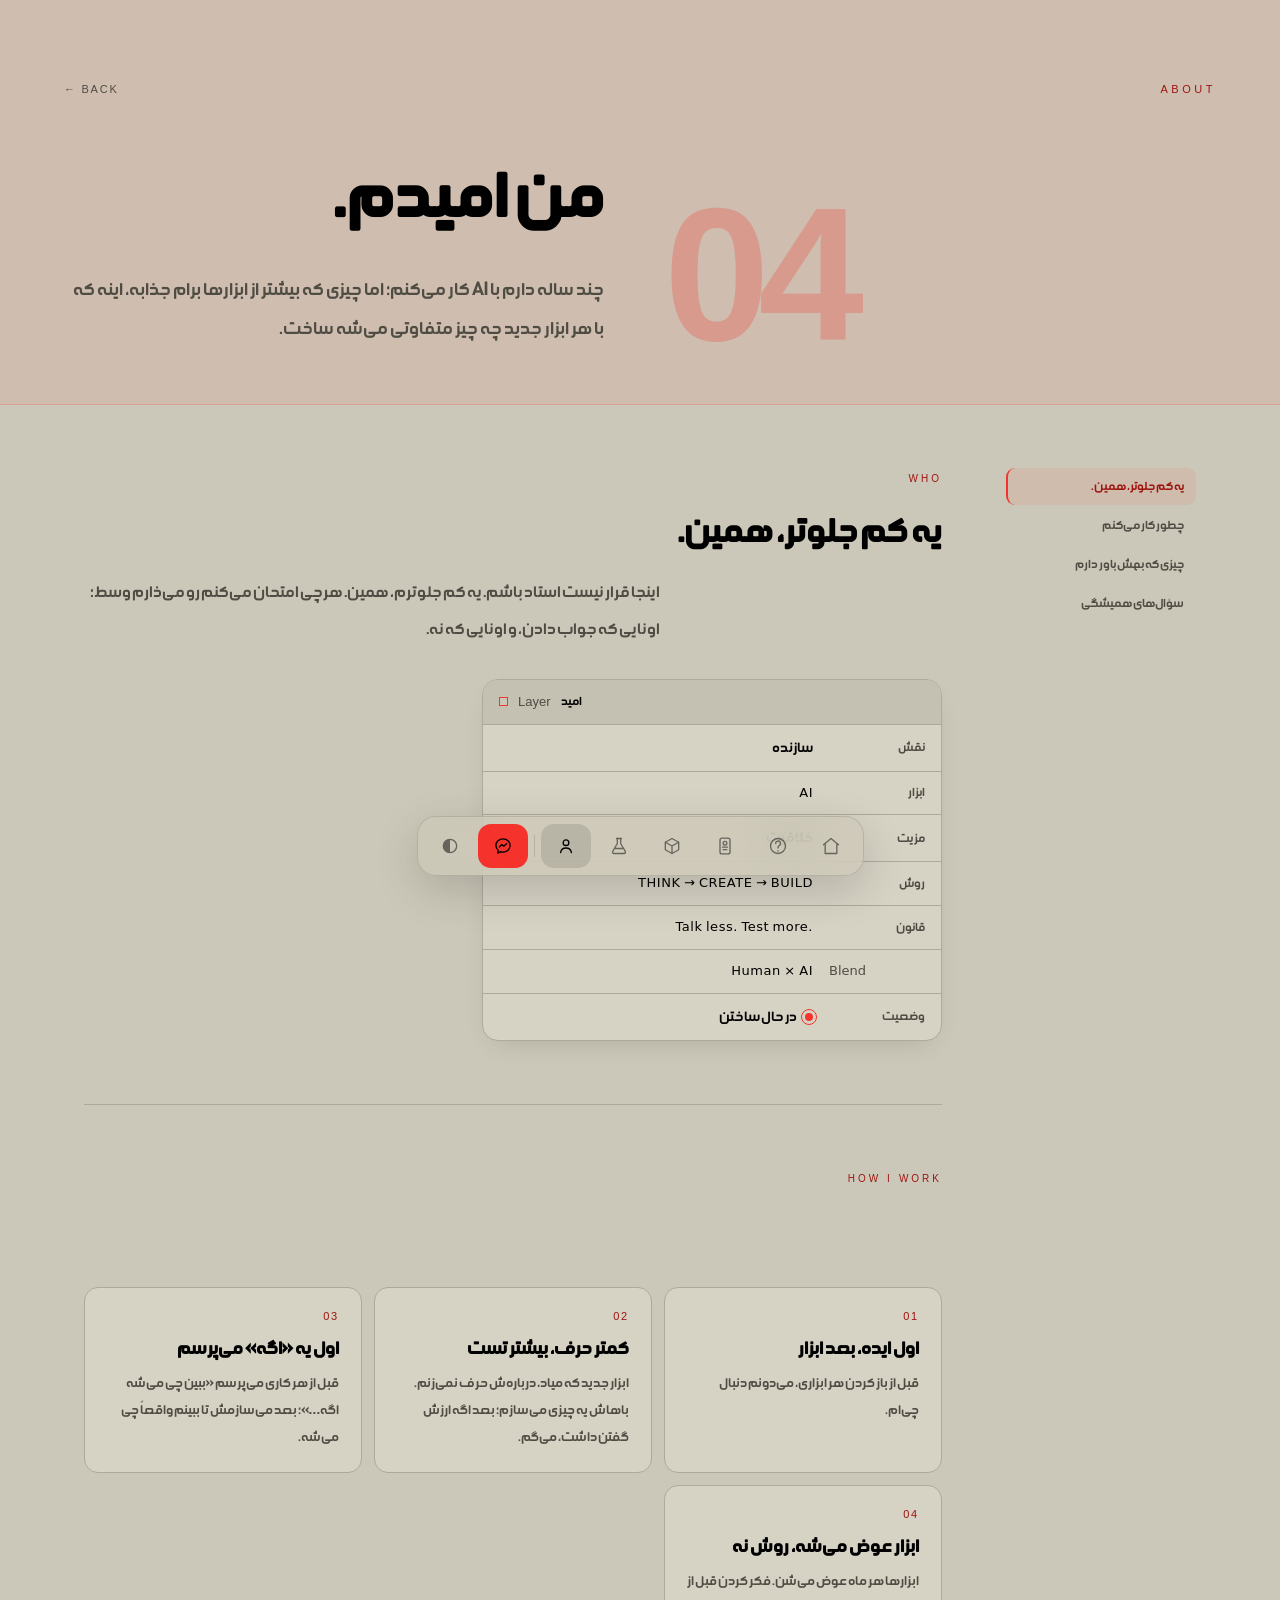
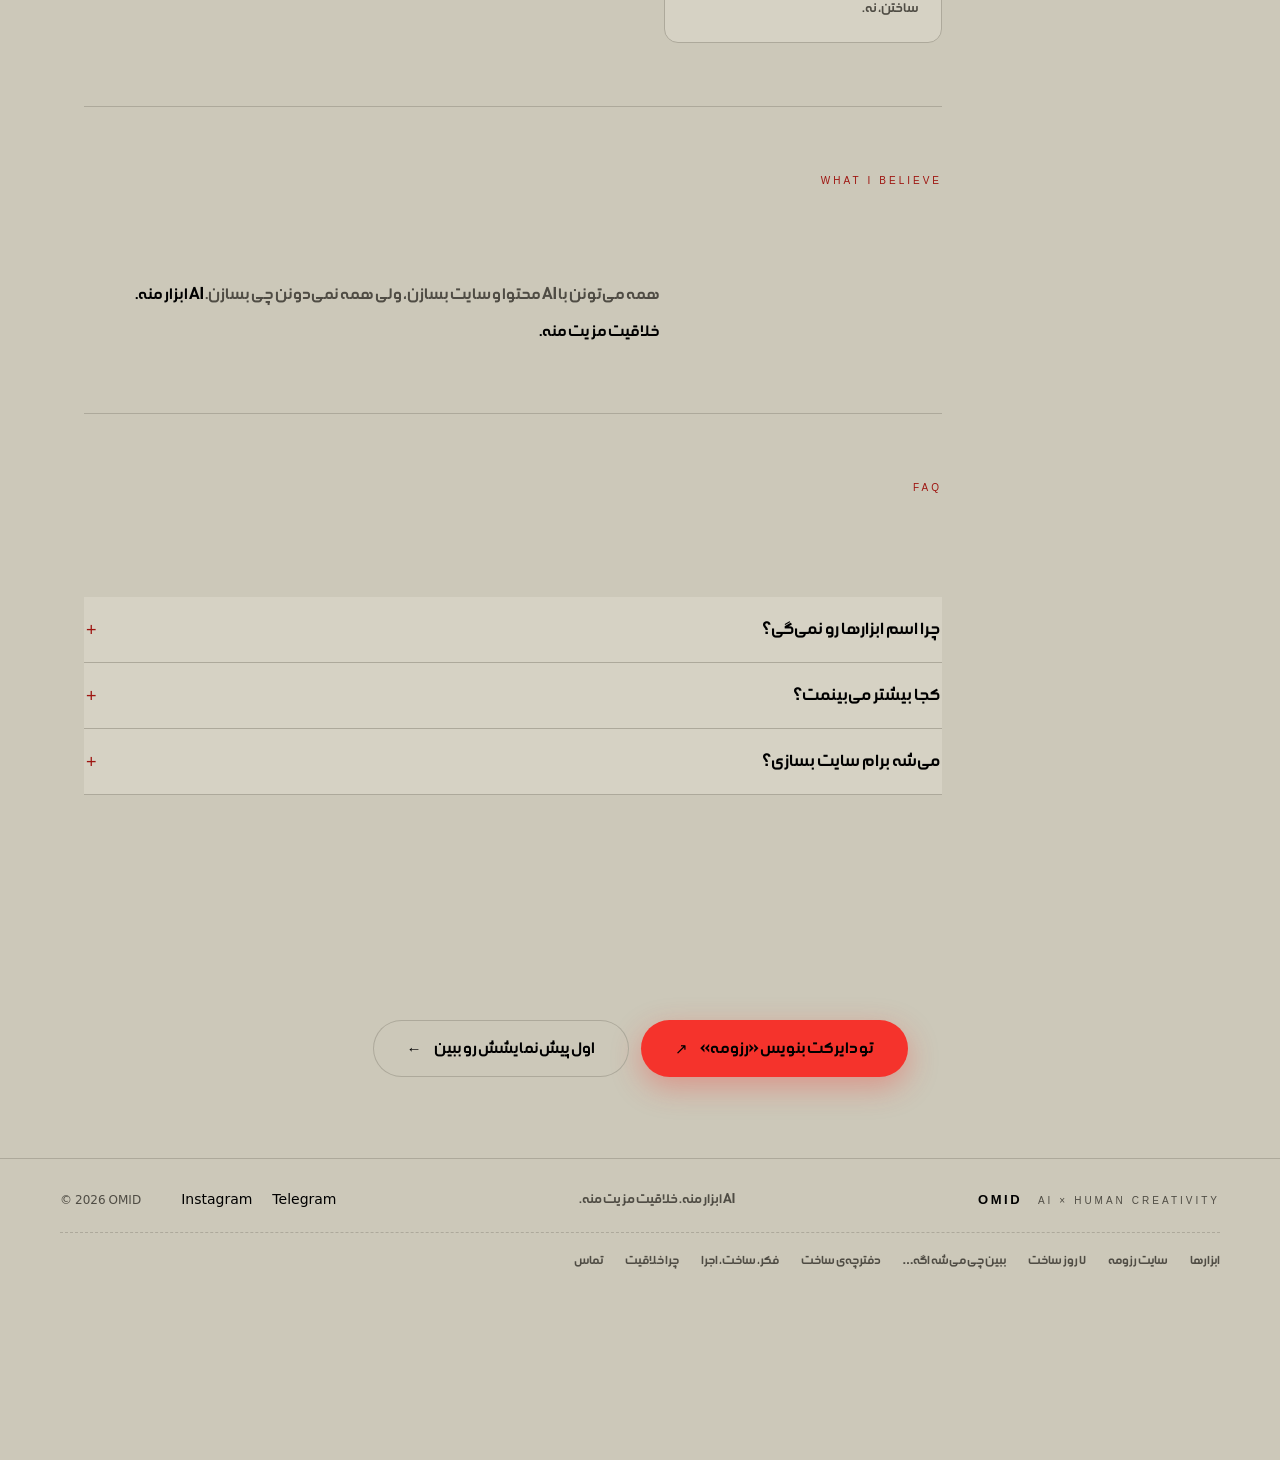
<file: about.html>
<!doctype html>
<html lang="fa" dir="rtl" data-theme="light">
<head>
<meta charset="utf-8">
<meta http-equiv="Content-Security-Policy" content="default-src 'none'; script-src 'self'; style-src 'self'; img-src 'self'; font-src 'self'; connect-src 'none'; media-src 'none'; object-src 'none'; base-uri 'none'; form-action 'none'; require-trusted-types-for 'script'; trusted-types 'none'; upgrade-insecure-requests">
<meta name="referrer" content="strict-origin-when-cross-origin">
<meta name="viewport" content="width=device-width,initial-scale=1,viewport-fit=cover">
<title>امید کیه — OMID</title>
<meta name="description" content="من امیدم؛ درباره خلاقیت، AI و ساختن چیزهایی که قبلاً بهشون فکر نکردیم.">
<meta property="og:type" content="website">
<meta property="og:site_name" content="OMID">
<meta property="og:locale" content="fa_IR">
<meta property="og:url" content="https://omidkhavari1708-pixel.github.io/itsomid/about.html">
<meta property="og:title" content="امید کیه — OMID">
<meta property="og:description" content="من امیدم؛ درباره خلاقیت، AI و ساختن چیزهایی که قبلاً بهشون فکر نکردیم.">
<meta property="og:image" content="https://omidkhavari1708-pixel.github.io/itsomid/assets/og-omid-2026.jpg">
<meta property="og:image:width" content="1200">
<meta property="og:image:height" content="630">
<meta property="og:image:alt" content="امید، با امضای دست‌نویس اسمش">
<meta name="twitter:card" content="summary_large_image">
<meta name="twitter:title" content="امید کیه — OMID">
<meta name="twitter:description" content="من امیدم؛ درباره خلاقیت، AI و ساختن چیزهایی که قبلاً بهشون فکر نکردیم.">
<meta name="twitter:image" content="https://omidkhavari1708-pixel.github.io/itsomid/assets/og-omid-2026.jpg">
<link rel="canonical" href="https://omidkhavari1708-pixel.github.io/itsomid/about.html">
<link rel="alternate" type="text/markdown" href="about.md" title="نسخه‌ی متنی برای AI">
<meta name="theme-color" content="#CCC8B9">
<link rel="icon" href="assets/favicon.svg" type="image/svg+xml">
<link rel="preload" href="fonts/nimkat.woff2" as="font" type="font/woff2" crossorigin>
<link rel="stylesheet" href="style.css?v=20261027">
<script src="theme.js?v=20261027"></script>
</head>
<body class="page c4">

<header class="band" data-name="header">
  <div class="top">
    <p class="kicker">About</p>
    <a class="back" href="index.html">← back</a>
  </div>
  <div class="row">
    <span class="no" aria-hidden="true">04</span>
    <div>
      <h1>من امیدم.</h1>
      <p class="sub">چند ساله دارم با AI کار می‌کنم؛ اما چیزی که بیشتر از ابزارها برام جذابه، اینه که با هر ابزار جدید چه چیز متفاوتی می‌شه ساخت.</p>
    </div>
  </div>
</header>

<main class="body">
  <nav class="index" aria-label="فهرست"><ol>
    <li><a href="#s0" class="on">یه کم جلوتر، همین.</a></li>
    <li><a href="#s1">چطور کار می‌کنم</a></li>
    <li><a href="#s2">چیزی که بهش باور دارم</a></li>
    <li><a href="#faq">سؤال‌های همیشگی</a></li>
  </ol></nav>
  <div>
<section class="sec" id="s0" data-name="Who">
  <p class="lbl">Who</p>
  <h2>یه کم جلوتر، همین.</h2>
  <p>اینجا قرار نیست استاد باشم. یه کم جلوترم، همین. هرچی امتحان می‌کنم رو می‌ذارم وسط؛ اونایی که جواب دادن، و اونایی که نه.</p>
  
  <div class="viz inspector">
    <p class="ins-bar"><span class="ins-dot" aria-hidden="true"></span><span class="en">Layer</span><b>امید</b></p>
    <dl class="ins-props">
      <div><dt>نقش</dt><dd>سازنده</dd></div>
      <div><dt>ابزار</dt><dd class="en">AI</dd></div>
      <div><dt>مزیت</dt><dd>خلاقیت</dd></div>
      <div><dt>روش</dt><dd class="en">THINK → CREATE → BUILD</dd></div>
      <div><dt>قانون</dt><dd class="en">Talk less. Test more.</dd></div>
      <div><dt class="en">Blend</dt><dd class="en">Human × AI</dd></div>
      <div><dt>وضعیت</dt><dd><span class="live-dot" aria-hidden="true"></span>در حال ساختن</dd></div>
    </dl>
  </div>
</section>

<section class="sec" id="s1" data-name="How I work">
  <p class="lbl">How I work</p>
  <h2>چطور کار می‌کنم</h2>
  
  <ul class="list"><li><span class="n">01</span><h3>اول ایده، بعد ابزار</h3><p>قبل از باز کردن هر ابزاری، می‌دونم دنبال چی‌ام.</p></li><li><span class="n">02</span><h3>کمتر حرف، بیشتر تست</h3><p>ابزار جدید که میاد، درباره‌ش حرف نمی‌زنم. باهاش یه چیزی می‌سازم؛ بعد اگه ارزش گفتن داشت، می‌گم.</p></li><li><span class="n">03</span><h3>اول یه «اگه» می‌پرسم</h3><p>قبل از هر کاری می‌پرسم «ببین چی می‌شه اگه…»؛ بعد می‌سازمش تا ببینم واقعاً چی می‌شه.</p></li><li><span class="n">04</span><h3>ابزار عوض می‌شه، روش نه</h3><p>ابزارها هر ماه عوض می‌شن. فکر کردن قبل از ساختن، نه.</p></li></ul>
  
</section>

<section class="sec" id="s2" data-name="What I believe">
  <p class="lbl">What I believe</p>
  <h2>چیزی که بهش باور دارم</h2>
  <p>همه می‌تونن با AI محتوا و سایت بسازن، ولی همه نمی‌دونن چی بسازن. <b>AI ابزار منه. خلاقیت مزیت منه.</b></p>
  
  
</section>

<section class="sec" id="faq" data-name="FAQ">
  <p class="lbl">FAQ</p>
  <h2>سؤال‌های همیشگی</h2>
  <div class="qa-list">
    <details class="qa"><summary>چرا اسم ابزارها رو نمی‌گی؟<span class="mk" aria-hidden="true">+</span></summary><div class="bd">چون هر ماه عوض می‌شن. چیزی که عوض نمی‌شه، اینه که قبل از ساختن چی تو ذهنته.</div></details>
    <details class="qa"><summary>کجا بیشتر می‌بینمت؟<span class="mk" aria-hidden="true">+</span></summary><div class="bd">اینستاگرام. هرچی امتحان می‌کنم، اول اونجا میاد.</div></details>
    <details class="qa"><summary>می‌شه برام سایت بسازی؟<span class="mk" aria-hidden="true">+</span></summary><div class="bd">آره. تو دایرکت اینستاگرام بنویس «رزومه»؛ اول می‌پرسم کارت چیه و برای کیه.</div></details>
  </div>
</section>
  </div>
</main>

<section class="sec cta" data-name="CTA">
  <h2>بیا یه چیزی بسازیم</h2>
  <div class="cta-row"><a class="go" href="https://ig.me/m/itsomid1.ai" target="_blank" rel="noopener noreferrer"><span>تو دایرکت بنویس «رزومه»</span><span class="ar">↗</span></a><a class="go ghost" href="resume.html"><span>اول پیش‌نمایشش رو ببین</span><span class="ar">←</span></a></div>
</section>

<footer class="foot">
  <div class="foot-in">
    <p class="foot-brand en">OMID <span>AI × HUMAN CREATIVITY</span></p>
    <p class="foot-rule">AI ابزار منه. خلاقیت مزیت منه.</p>
    <p class="foot-links en"><a href="https://instagram.com/itsomid1.ai" target="_blank" rel="noopener noreferrer">Instagram</a><a href="https://t.me/itsomidai" target="_blank" rel="noopener noreferrer">Telegram</a></p>
    <p class="foot-copy en">© 2026 OMID</p>
  </div>
  <nav class="foot-map" aria-label="همه‌ی صفحه‌ها"><a href="tools.html">ابزارها</a><a href="resume.html">سایت رزومه</a><a href="7-days.html">۷ روز ساخت</a><a href="whatif.html">ببین چی می‌شه اگه…</a><a href="log.html">دفترچه‌ی ساخت</a><a href="method.html">فکر، ساخت، اجرا</a><a href="why-ai.html">چرا خلاقیت</a><a href="contact.html">تماس</a></nav>
</footer>
<nav class="dock" aria-label="ناوبری">
  <a href="index.html" data-lbl="خانه" aria-label="خانه"><svg viewBox="0 0 24 24" aria-hidden="true"><path d="M3 10.5 12 3l9 7.5"/><path d="M5 9.5V21h14V9.5"/></svg></a>
  <a href="whatif.html" data-lbl="ببین چی می‌شه اگه…" aria-label="ببین چی می‌شه اگه…"><svg viewBox="0 0 24 24" aria-hidden="true"><path d="M9.2 9a2.9 2.9 0 1 1 4.3 2.5c-.9.5-1.5 1.2-1.5 2.2v.6"/><path d="M12 17.6v.4"/><circle cx="12" cy="12" r="9"/></svg></a>
  <a href="resume.html" data-lbl="سایت رزومه" aria-label="سایت رزومه"><svg viewBox="0 0 24 24" aria-hidden="true"><rect x="6" y="2.5" width="12" height="19" rx="2.4"/><circle cx="12" cy="8.6" r="2.2"/><path d="M9 13.4h6M9.8 16.4h4.4"/></svg></a>
  <a href="tools.html" data-lbl="ابزارها" aria-label="ابزارها"><svg viewBox="0 0 24 24" aria-hidden="true"><path d="M4 7.5 12 3l8 4.5v9L12 21l-8-4.5z"/><path d="m4 7.5 8 4.5 8-4.5M12 12v9"/></svg></a>
  <a href="lab.html" data-lbl="آزمایشگاه" aria-label="آزمایشگاه"><svg viewBox="0 0 24 24" aria-hidden="true"><path d="M9 3h6"/><path d="M10 3v6l-5.5 9.5A1.6 1.6 0 0 0 5.9 21h12.2a1.6 1.6 0 0 0 1.4-2.5L14 9V3"/><path d="M7.4 15h9.2"/></svg></a>
  <a href="about.html" aria-current="page" data-lbl="امید کیه" aria-label="امید کیه"><svg viewBox="0 0 24 24" aria-hidden="true"><circle cx="12" cy="8" r="3.4"/><path d="M5.5 20c.6-3.7 3.3-5.6 6.5-5.6s5.9 1.9 6.5 5.6"/></svg></a>
  <span class="sep"></span>
  <a class="dock-dm" href="https://ig.me/m/itsomid1.ai" target="_blank" rel="noopener noreferrer" data-lbl="دایرکت: بنویس «رزومه»" aria-label="پیام تو اینستاگرام؛ بنویس رزومه"><svg viewBox="0 0 24 24" aria-hidden="true"><path d="M12 3.5c-4.9 0-8.5 3.4-8.5 7.9 0 2.4 1 4.4 2.8 5.9l-.5 3.2 3.1-1.6c1 .3 2 .4 3.1.4 4.9 0 8.5-3.4 8.5-7.9S16.9 3.5 12 3.5Z"/><path d="m7.6 13.3 3-3.1 2.2 2 3.6-2.9"/></svg></a>
  <button id="theme" type="button" data-lbl="روشن / تاریک" aria-label="تغییر روشنایی"><svg viewBox="0 0 24 24" aria-hidden="true"><circle cx="12" cy="12" r="8"/><path d="M12 4a8 8 0 0 0 0 16z" fill="currentColor" stroke="none"/></svg></button>
</nav>
<aside class="toast" data-news="1405-08-05" hidden aria-label="تازه‌های سایت">
  <p class="toast-k"><i aria-hidden="true"></i>تازه اضافه شد</p>
  <ul><li><a href="tools.html#s0">اسکیل اینستاگرام فارسی: PDF راهنما و خود اسکیل، رایگان<span class="ar" aria-hidden="true">←</span></a></li></ul>
  <button type="button" class="toast-x" data-news-x aria-label="بستن">×</button>
</aside>
<div class="blueprint" aria-hidden="true"><div class="bp-cols"><i></i><i></i><i></i><i></i><i></i><i></i><i></i><i></i><i></i><i></i><i></i><i></i></div></div>
<script src="app.js?v=20261027" defer></script>
<script src="pages.js?v=20261027" defer></script>
</body>
</html>
</file>
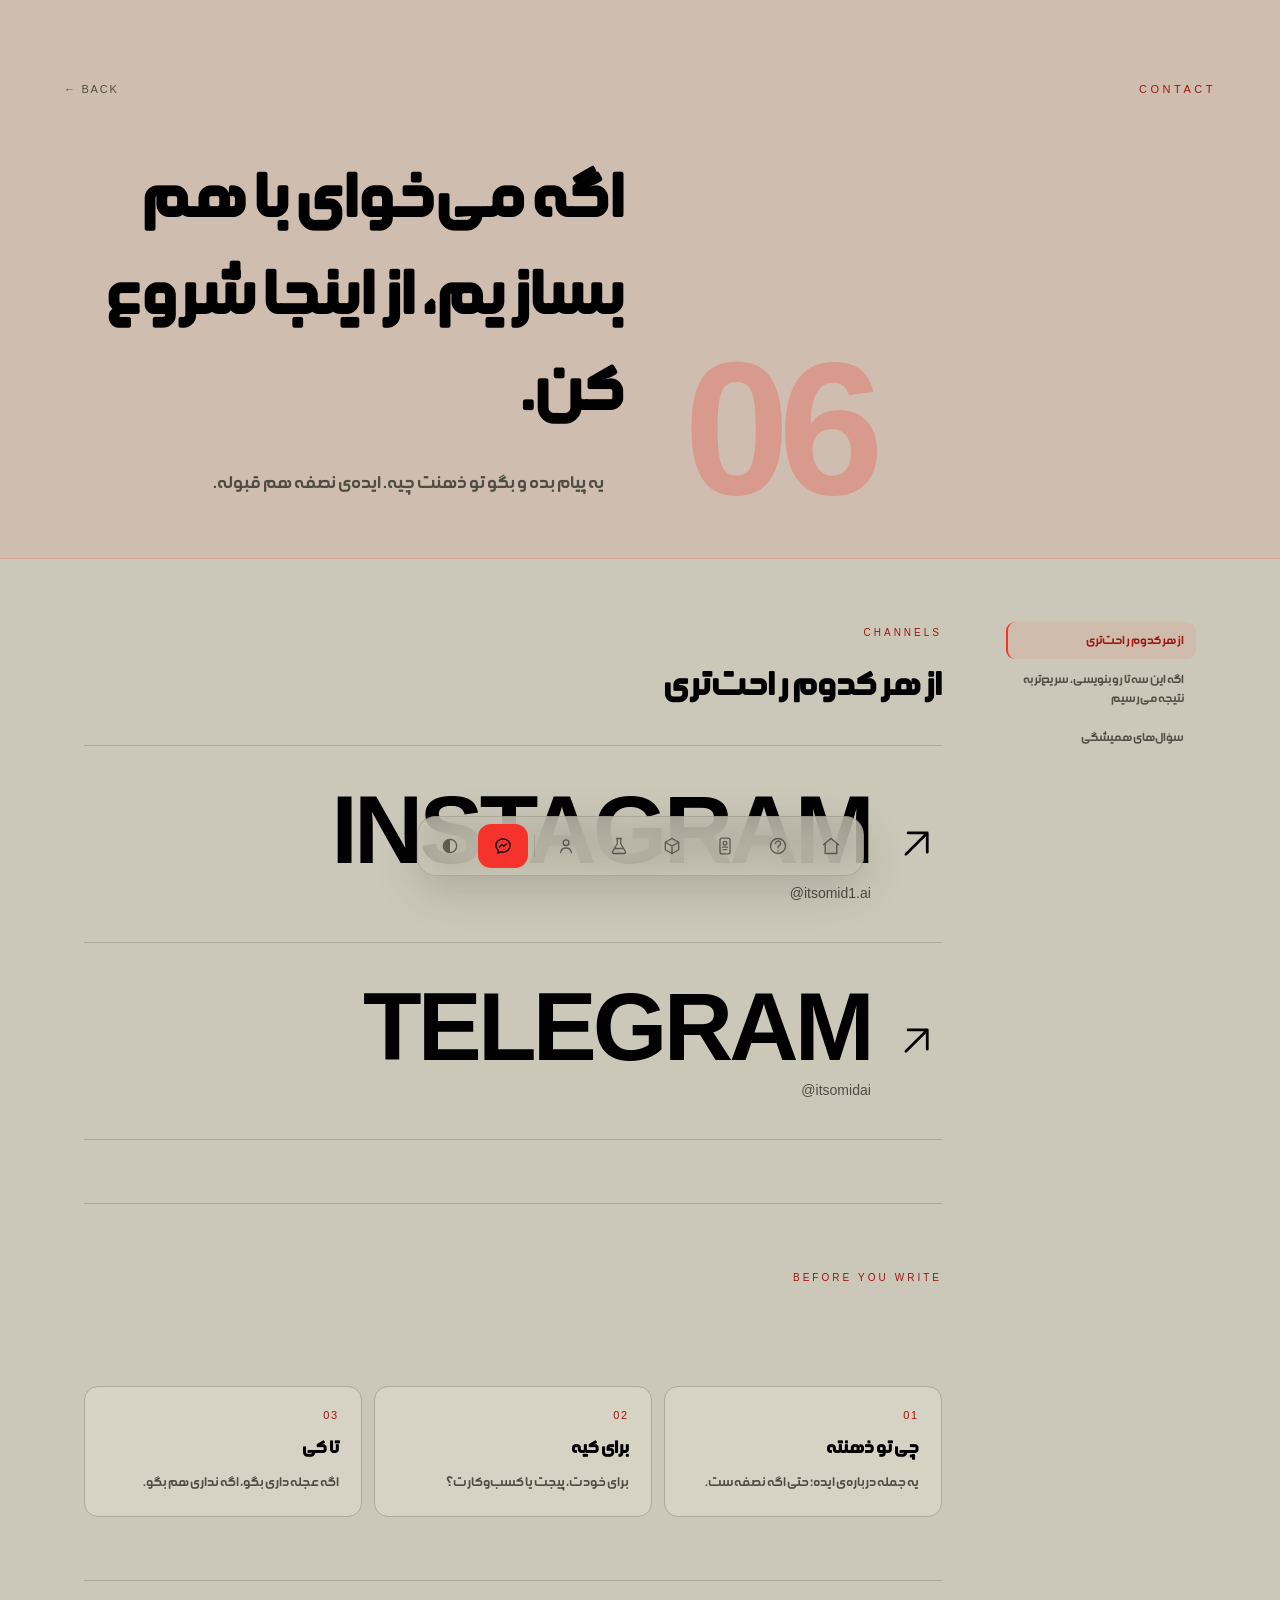
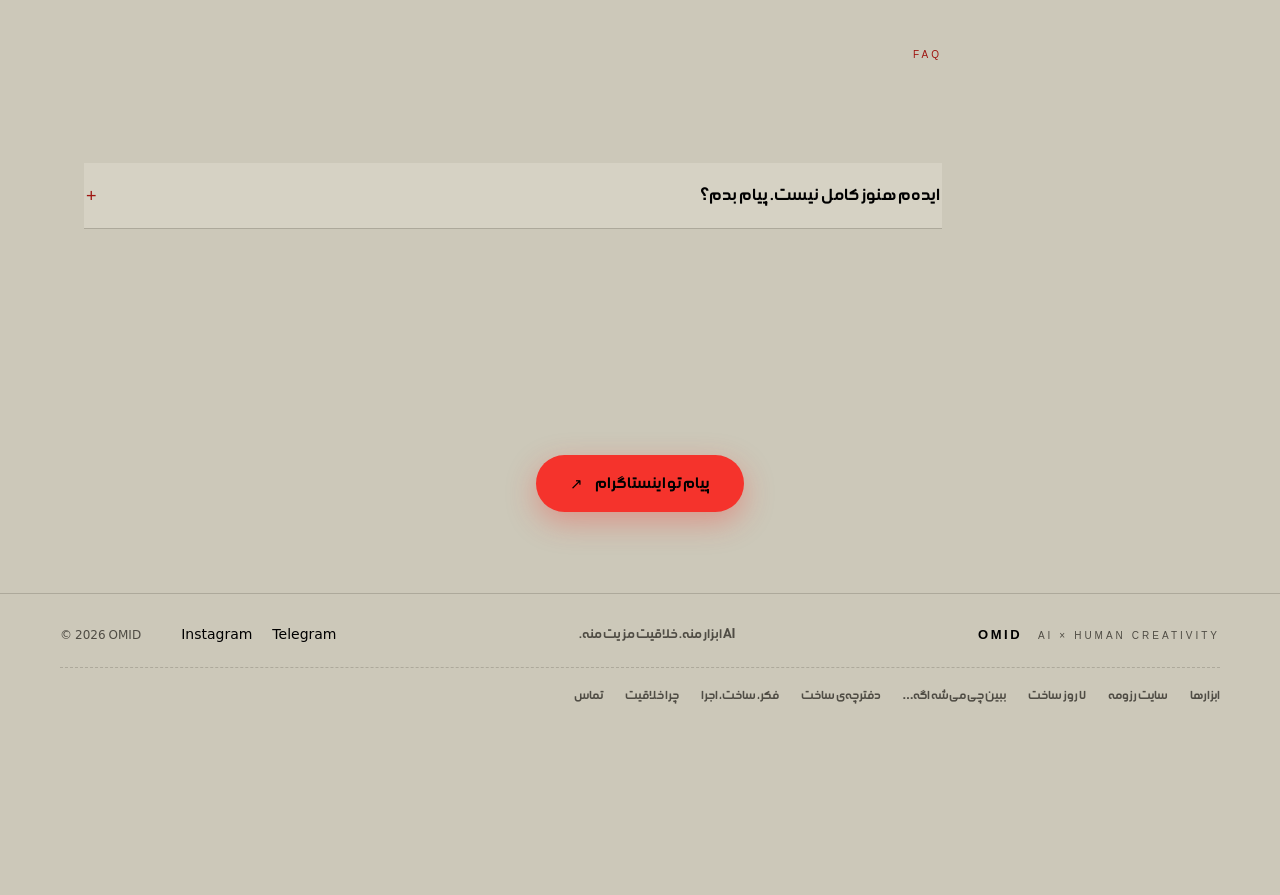
<file: contact.html>
<!doctype html>
<html lang="fa" dir="rtl" data-theme="light">
<head>
<meta charset="utf-8">
<meta http-equiv="Content-Security-Policy" content="default-src 'none'; script-src 'self'; style-src 'self'; img-src 'self'; font-src 'self'; connect-src 'none'; media-src 'none'; object-src 'none'; base-uri 'none'; form-action 'none'; require-trusted-types-for 'script'; trusted-types 'none'; upgrade-insecure-requests">
<meta name="referrer" content="strict-origin-when-cross-origin">
<meta name="viewport" content="width=device-width,initial-scale=1,viewport-fit=cover">
<title>تماس — OMID</title>
<meta name="description" content="اگه می‌خوای با هم بسازیم، از اینجا شروع کن.">
<meta property="og:type" content="website">
<meta property="og:site_name" content="OMID">
<meta property="og:locale" content="fa_IR">
<meta property="og:url" content="https://omidkhavari1708-pixel.github.io/itsomid/contact.html">
<meta property="og:title" content="تماس — OMID">
<meta property="og:description" content="اگه می‌خوای با هم بسازیم، از اینجا شروع کن.">
<meta property="og:image" content="https://omidkhavari1708-pixel.github.io/itsomid/assets/og-omid-2026.jpg">
<meta property="og:image:width" content="1200">
<meta property="og:image:height" content="630">
<meta property="og:image:alt" content="امید، با امضای دست‌نویس اسمش">
<meta name="twitter:card" content="summary_large_image">
<meta name="twitter:title" content="تماس — OMID">
<meta name="twitter:description" content="اگه می‌خوای با هم بسازیم، از اینجا شروع کن.">
<meta name="twitter:image" content="https://omidkhavari1708-pixel.github.io/itsomid/assets/og-omid-2026.jpg">
<link rel="canonical" href="https://omidkhavari1708-pixel.github.io/itsomid/contact.html">
<link rel="alternate" type="text/markdown" href="contact.md" title="نسخه‌ی متنی برای AI">
<meta name="theme-color" content="#CCC8B9">
<link rel="icon" href="assets/favicon.svg" type="image/svg+xml">
<link rel="preload" href="fonts/nimkat.woff2" as="font" type="font/woff2" crossorigin>
<link rel="stylesheet" href="style.css?v=20261027">
<script src="theme.js?v=20261027"></script>
</head>
<body class="page c1">

<header class="band" data-name="header">
  <div class="top">
    <p class="kicker">Contact</p>
    <a class="back" href="index.html">← back</a>
  </div>
  <div class="row">
    <span class="no" aria-hidden="true">06</span>
    <div>
      <h1>اگه می‌خوای با هم بسازیم، از اینجا شروع کن.</h1>
      <p class="sub">یه پیام بده و بگو تو ذهنت چیه. ایده‌ی نصفه هم قبوله.</p>
    </div>
  </div>
</header>

<main class="body">
  <nav class="index" aria-label="فهرست"><ol>
    <li><a href="#s0" class="on">از هر کدوم راحت‌تری</a></li>
    <li><a href="#s1">اگه این سه تا رو بنویسی، سریع‌تر به نتیجه می‌رسیم</a></li>
    <li><a href="#faq">سؤال‌های همیشگی</a></li>
  </ol></nav>
  <div>
<section class="sec" id="s0" data-name="Channels">
  <p class="lbl">Channels</p>
  <h2>از هر کدوم راحت‌تری</h2>
  
  
  <ul class="viz socials">
    <li><a class="social" href="https://instagram.com/itsomid1.ai" target="_blank" rel="noopener noreferrer"><span class="s-name en">INSTAGRAM</span><span class="s-handle en">@itsomid1.ai</span><svg class="s-arrow" viewBox="0 0 24 24" aria-hidden="true"><path d="M17 7 7 17M8 7h9v9"/></svg></a></li>
    <li><a class="social" href="https://t.me/itsomidai" target="_blank" rel="noopener noreferrer"><span class="s-name en">TELEGRAM</span><span class="s-handle en">@itsomidai</span><svg class="s-arrow" viewBox="0 0 24 24" aria-hidden="true"><path d="M17 7 7 17M8 7h9v9"/></svg></a></li>
  </ul>
</section>

<section class="sec" id="s1" data-name="Before you write">
  <p class="lbl">Before you write</p>
  <h2>اگه این سه تا رو بنویسی، سریع‌تر به نتیجه می‌رسیم</h2>
  
  <ul class="list"><li><span class="n">01</span><h3>چی تو ذهنته</h3><p>یه جمله درباره‌ی ایده؛ حتی اگه نصفه‌ست.</p></li><li><span class="n">02</span><h3>برای کیه</h3><p>برای خودت، پیجت یا کسب‌وکارت؟</p></li><li><span class="n">03</span><h3>تا کی</h3><p>اگه عجله داری بگو، اگه نداری هم بگو.</p></li></ul>
  
</section>

<section class="sec" id="faq" data-name="FAQ">
  <p class="lbl">FAQ</p>
  <h2>سؤال‌های همیشگی</h2>
  <div class="qa-list">
    <details class="qa"><summary>ایده‌م هنوز کامل نیست. پیام بدم؟<span class="mk" aria-hidden="true">+</span></summary><div class="bd">آره. بیشتر کارهای خوب از یه ایده‌ی نصفه شروع شدن.</div></details>
  </div>
</section>
  </div>
</main>

<section class="sec cta" data-name="CTA">
  <h2>منتظرم</h2>
  <div class="cta-row"><a class="go" href="https://ig.me/m/itsomid1.ai" target="_blank" rel="noopener noreferrer"><span>پیام تو اینستاگرام</span><span class="ar">↗</span></a></div>
</section>

<footer class="foot">
  <div class="foot-in">
    <p class="foot-brand en">OMID <span>AI × HUMAN CREATIVITY</span></p>
    <p class="foot-rule">AI ابزار منه. خلاقیت مزیت منه.</p>
    <p class="foot-links en"><a href="https://instagram.com/itsomid1.ai" target="_blank" rel="noopener noreferrer">Instagram</a><a href="https://t.me/itsomidai" target="_blank" rel="noopener noreferrer">Telegram</a></p>
    <p class="foot-copy en">© 2026 OMID</p>
  </div>
  <nav class="foot-map" aria-label="همه‌ی صفحه‌ها"><a href="tools.html">ابزارها</a><a href="resume.html">سایت رزومه</a><a href="7-days.html">۷ روز ساخت</a><a href="whatif.html">ببین چی می‌شه اگه…</a><a href="log.html">دفترچه‌ی ساخت</a><a href="method.html">فکر، ساخت، اجرا</a><a href="why-ai.html">چرا خلاقیت</a><a href="contact.html">تماس</a></nav>
</footer>
<nav class="dock" aria-label="ناوبری">
  <a href="index.html" data-lbl="خانه" aria-label="خانه"><svg viewBox="0 0 24 24" aria-hidden="true"><path d="M3 10.5 12 3l9 7.5"/><path d="M5 9.5V21h14V9.5"/></svg></a>
  <a href="whatif.html" data-lbl="ببین چی می‌شه اگه…" aria-label="ببین چی می‌شه اگه…"><svg viewBox="0 0 24 24" aria-hidden="true"><path d="M9.2 9a2.9 2.9 0 1 1 4.3 2.5c-.9.5-1.5 1.2-1.5 2.2v.6"/><path d="M12 17.6v.4"/><circle cx="12" cy="12" r="9"/></svg></a>
  <a href="resume.html" data-lbl="سایت رزومه" aria-label="سایت رزومه"><svg viewBox="0 0 24 24" aria-hidden="true"><rect x="6" y="2.5" width="12" height="19" rx="2.4"/><circle cx="12" cy="8.6" r="2.2"/><path d="M9 13.4h6M9.8 16.4h4.4"/></svg></a>
  <a href="tools.html" data-lbl="ابزارها" aria-label="ابزارها"><svg viewBox="0 0 24 24" aria-hidden="true"><path d="M4 7.5 12 3l8 4.5v9L12 21l-8-4.5z"/><path d="m4 7.5 8 4.5 8-4.5M12 12v9"/></svg></a>
  <a href="lab.html" data-lbl="آزمایشگاه" aria-label="آزمایشگاه"><svg viewBox="0 0 24 24" aria-hidden="true"><path d="M9 3h6"/><path d="M10 3v6l-5.5 9.5A1.6 1.6 0 0 0 5.9 21h12.2a1.6 1.6 0 0 0 1.4-2.5L14 9V3"/><path d="M7.4 15h9.2"/></svg></a>
  <a href="about.html" data-lbl="امید کیه" aria-label="امید کیه"><svg viewBox="0 0 24 24" aria-hidden="true"><circle cx="12" cy="8" r="3.4"/><path d="M5.5 20c.6-3.7 3.3-5.6 6.5-5.6s5.9 1.9 6.5 5.6"/></svg></a>
  <span class="sep"></span>
  <a class="dock-dm" href="https://ig.me/m/itsomid1.ai" target="_blank" rel="noopener noreferrer" data-lbl="دایرکت: بنویس «رزومه»" aria-label="پیام تو اینستاگرام؛ بنویس رزومه"><svg viewBox="0 0 24 24" aria-hidden="true"><path d="M12 3.5c-4.9 0-8.5 3.4-8.5 7.9 0 2.4 1 4.4 2.8 5.9l-.5 3.2 3.1-1.6c1 .3 2 .4 3.1.4 4.9 0 8.5-3.4 8.5-7.9S16.9 3.5 12 3.5Z"/><path d="m7.6 13.3 3-3.1 2.2 2 3.6-2.9"/></svg></a>
  <button id="theme" type="button" data-lbl="روشن / تاریک" aria-label="تغییر روشنایی"><svg viewBox="0 0 24 24" aria-hidden="true"><circle cx="12" cy="12" r="8"/><path d="M12 4a8 8 0 0 0 0 16z" fill="currentColor" stroke="none"/></svg></button>
</nav>
<aside class="toast" data-news="1405-08-05" hidden aria-label="تازه‌های سایت">
  <p class="toast-k"><i aria-hidden="true"></i>تازه اضافه شد</p>
  <ul><li><a href="tools.html#s0">اسکیل اینستاگرام فارسی: PDF راهنما و خود اسکیل، رایگان<span class="ar" aria-hidden="true">←</span></a></li></ul>
  <button type="button" class="toast-x" data-news-x aria-label="بستن">×</button>
</aside>
<div class="blueprint" aria-hidden="true"><div class="bp-cols"><i></i><i></i><i></i><i></i><i></i><i></i><i></i><i></i><i></i><i></i><i></i><i></i></div></div>
<script src="app.js?v=20261027" defer></script>

</body>
</html>
</file>
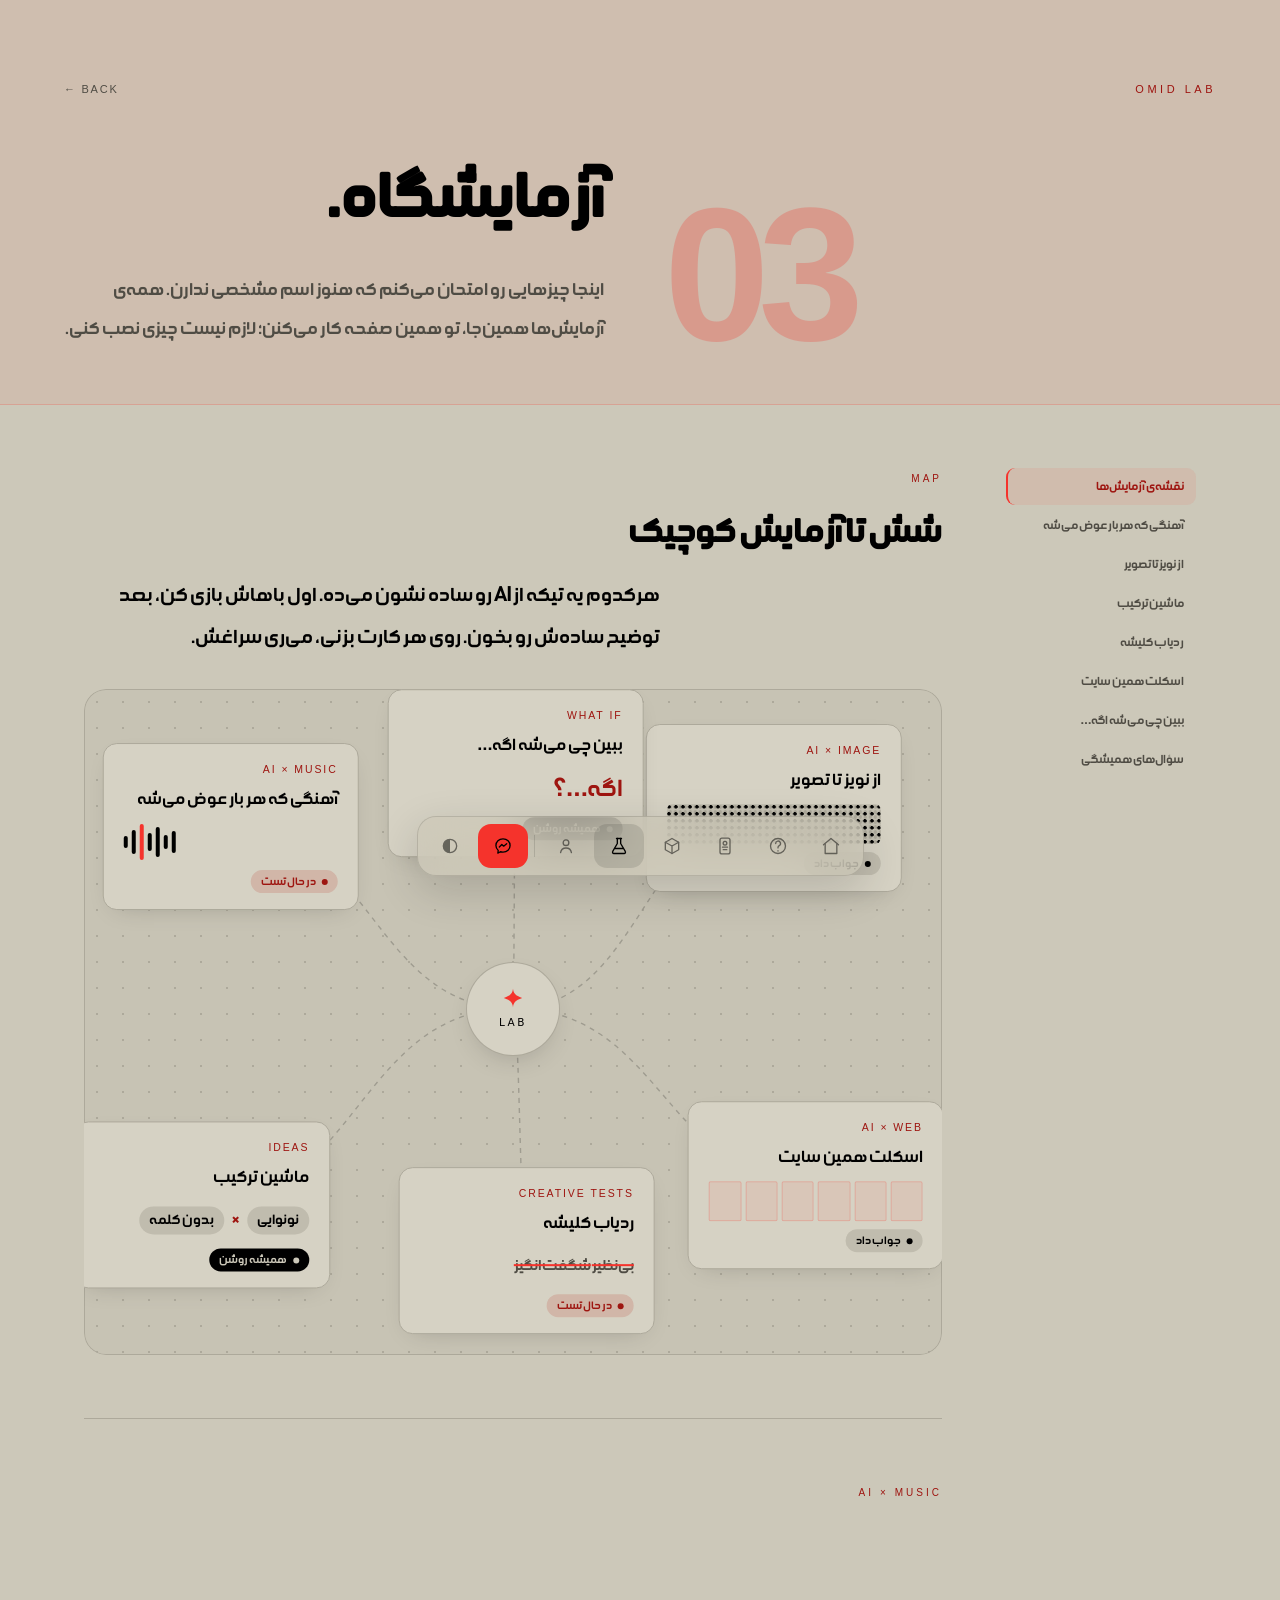
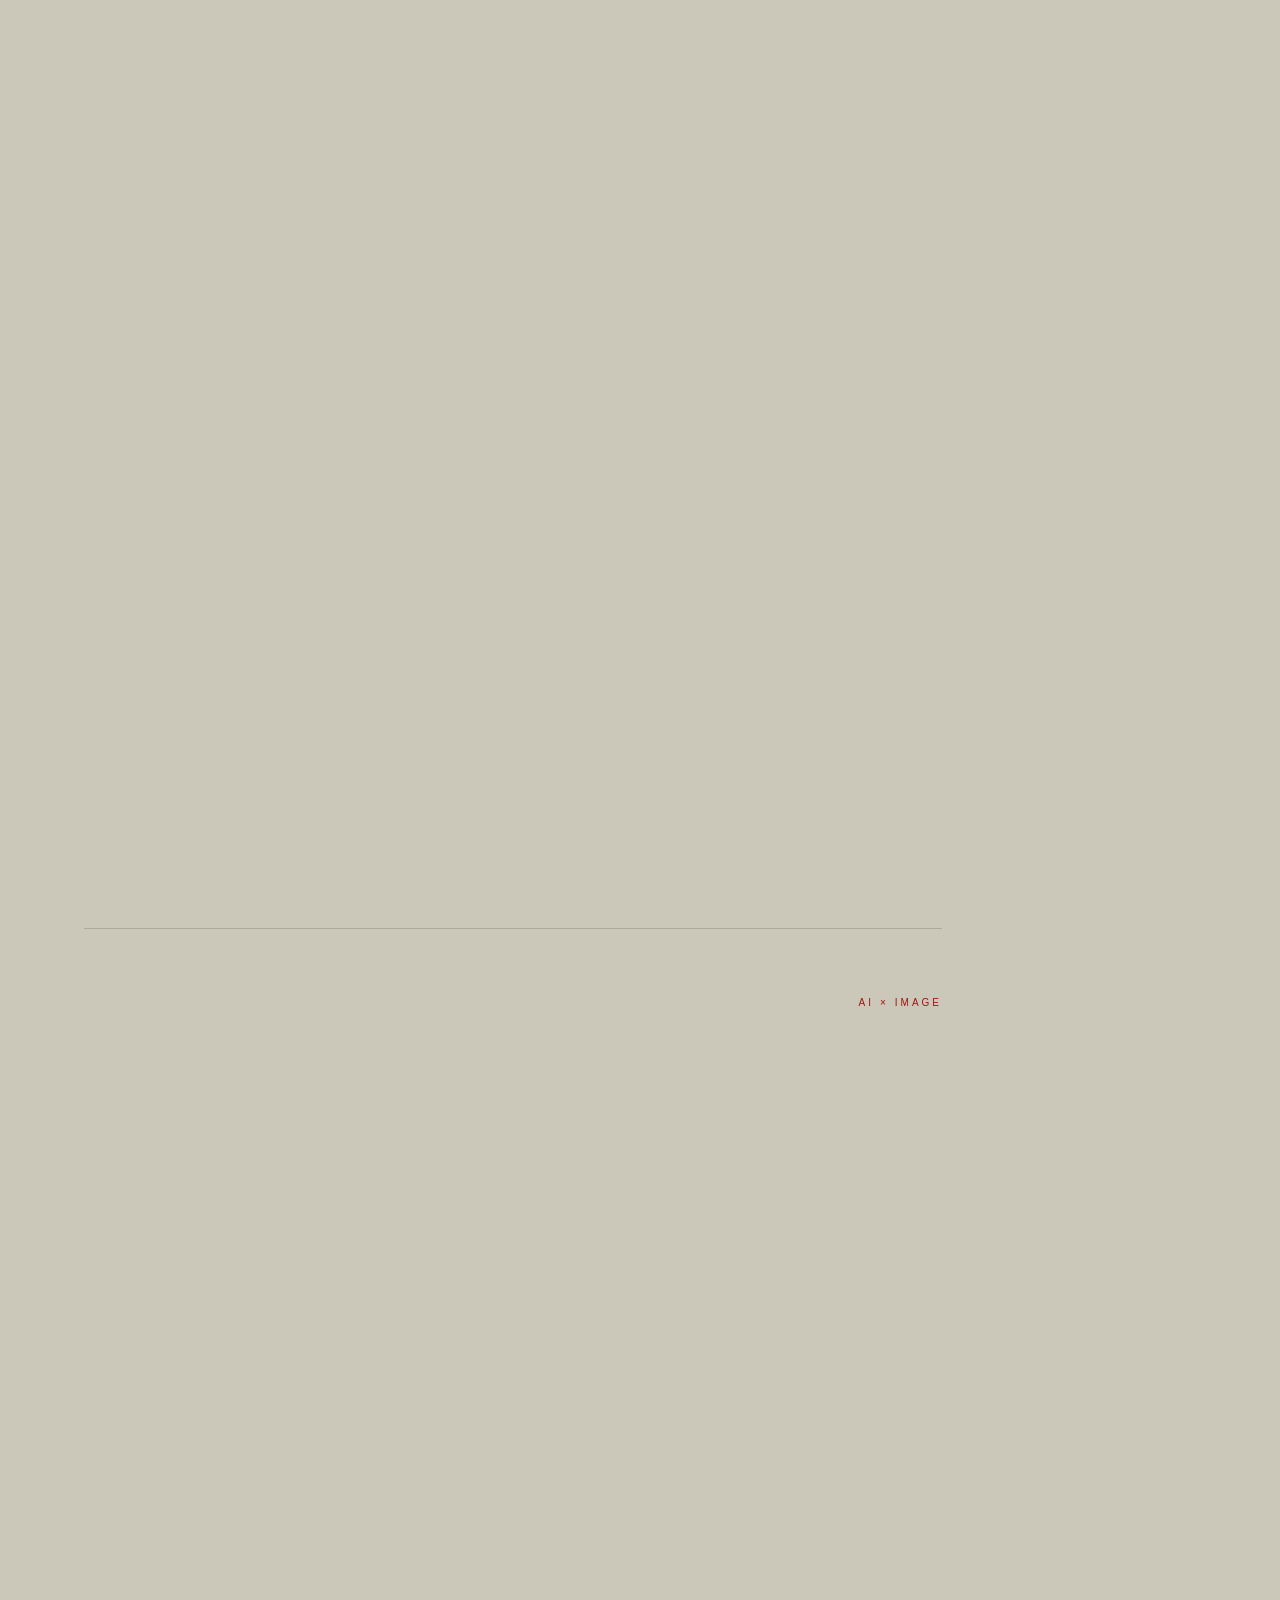
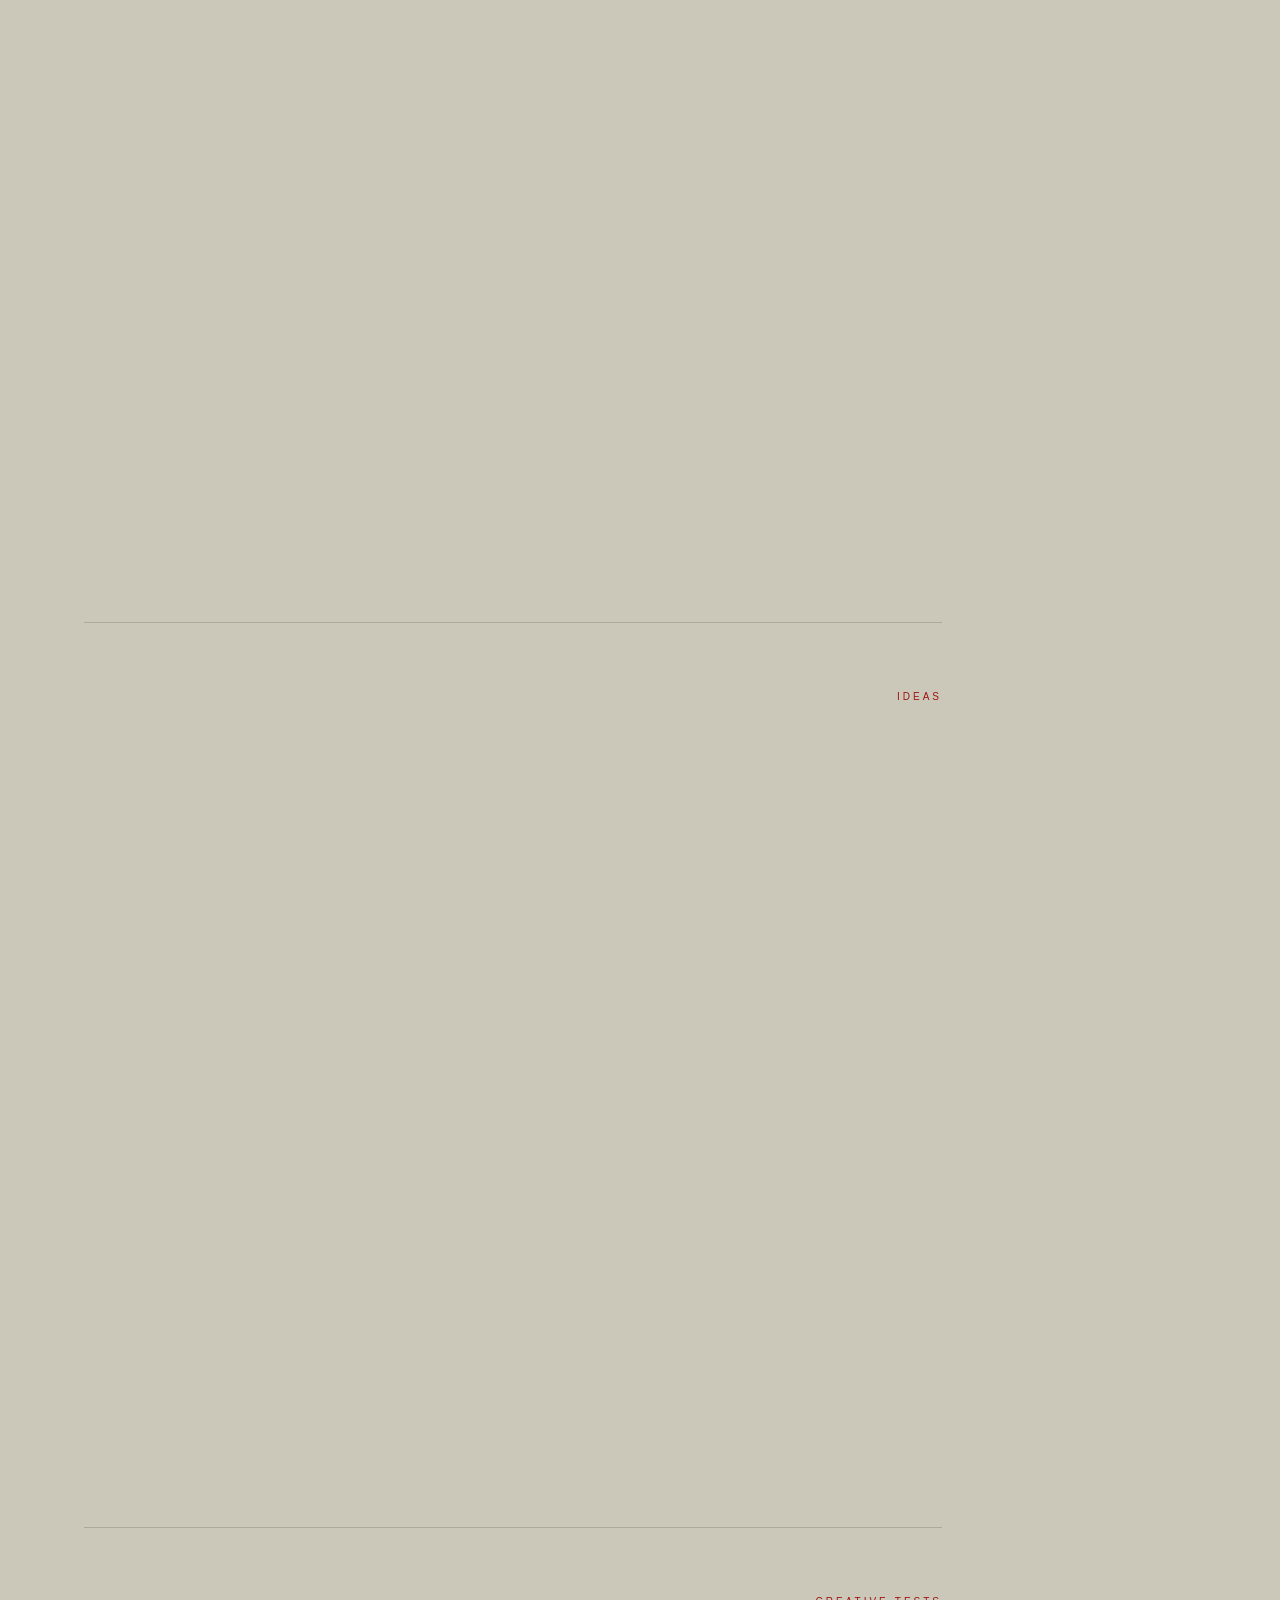
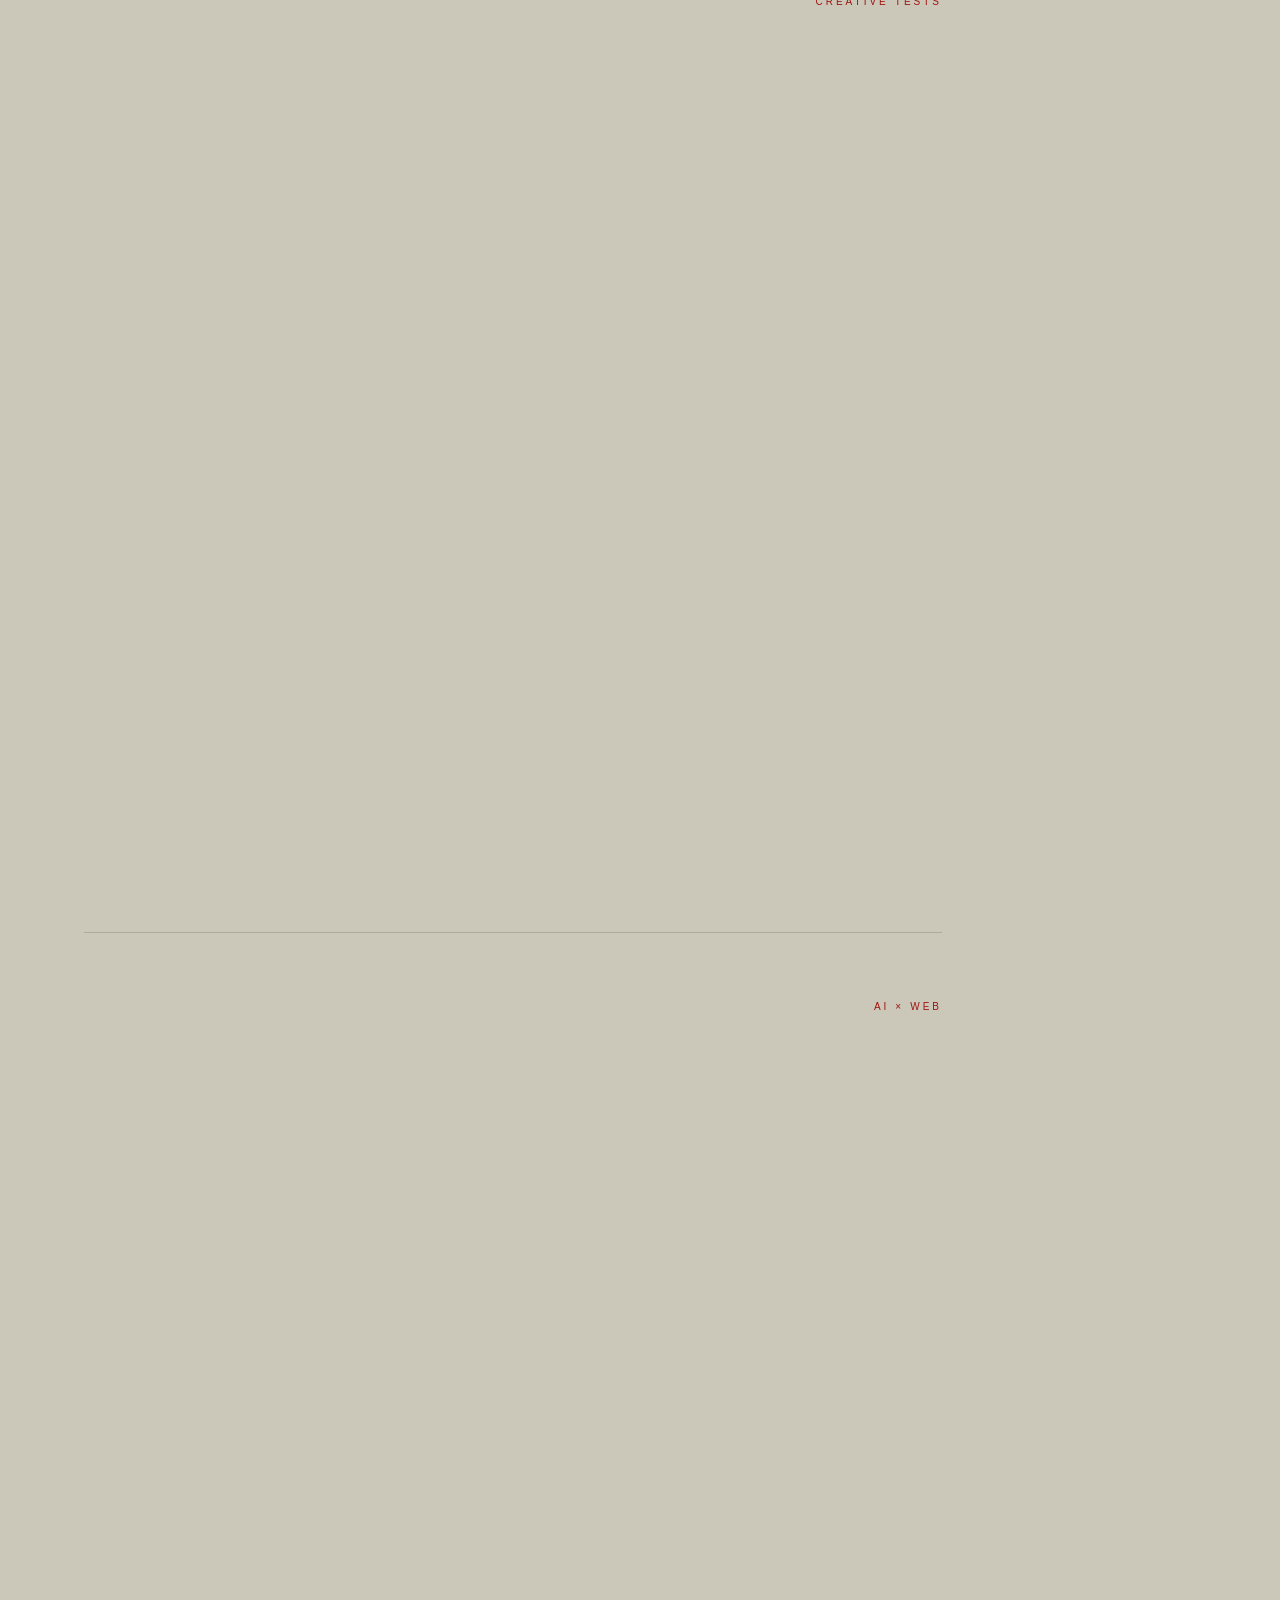
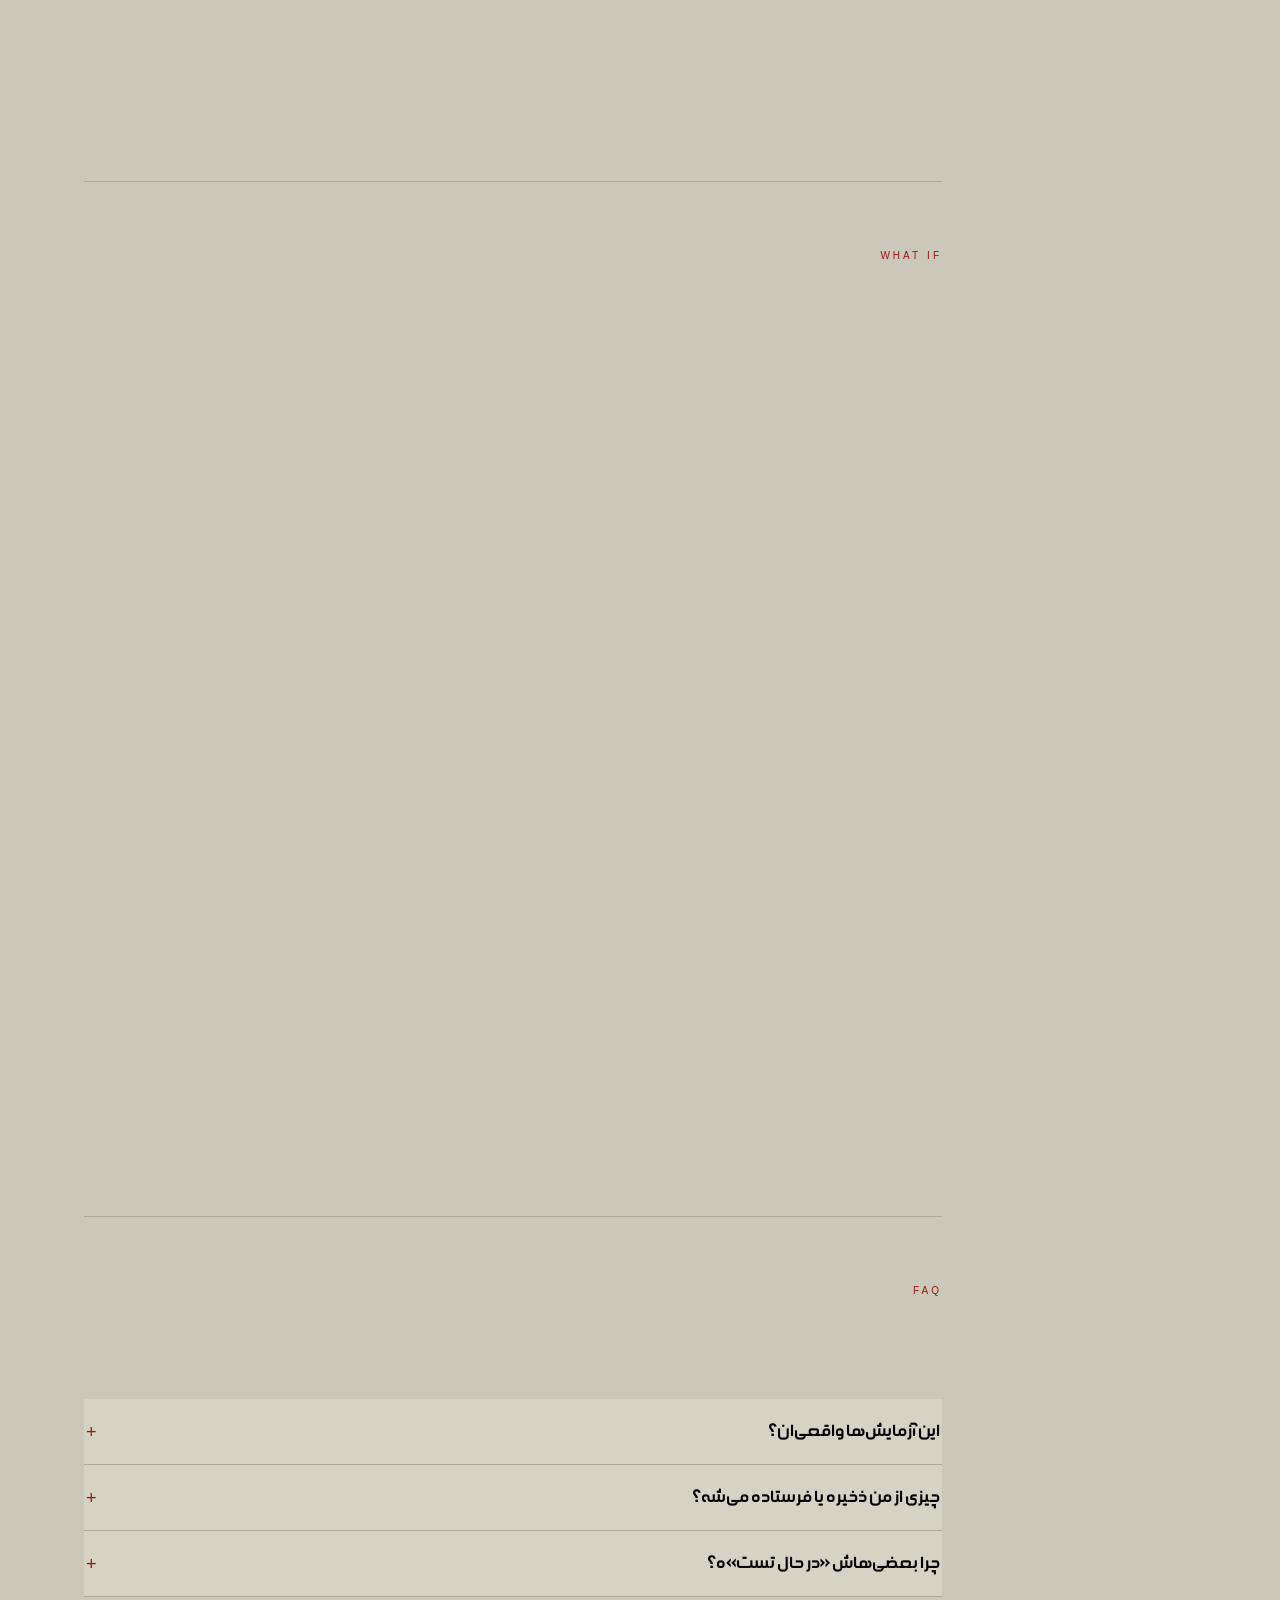
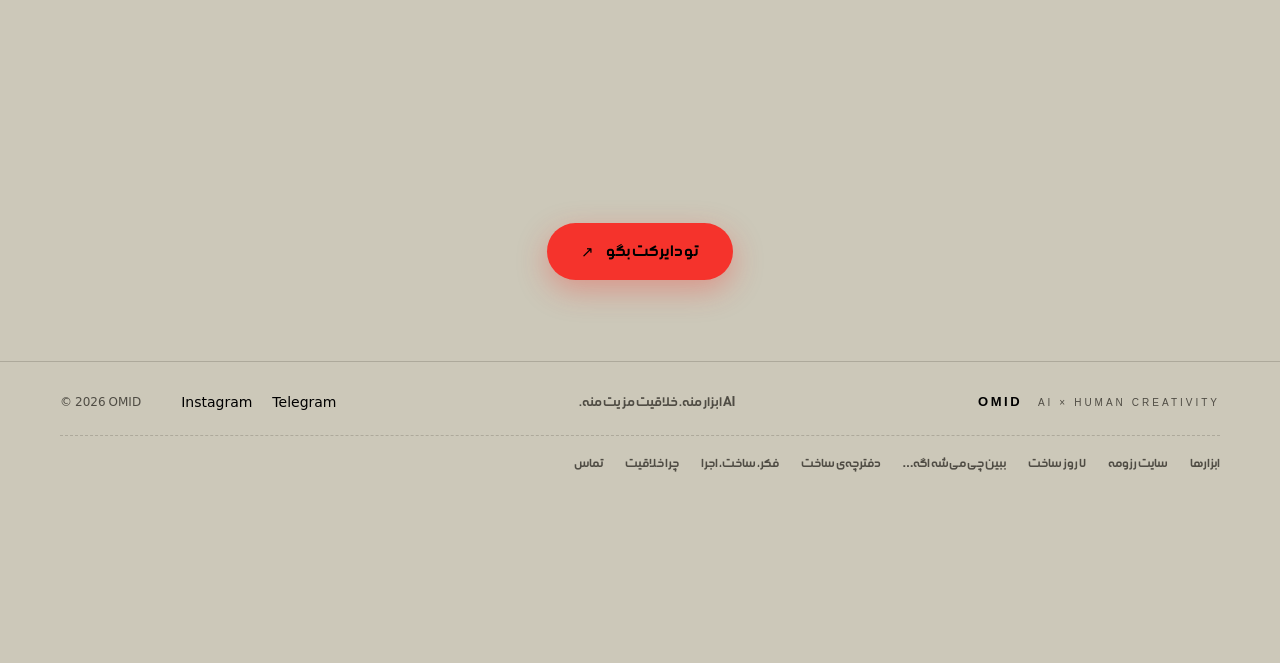
<file: lab.html>
<!doctype html>
<html lang="fa" dir="rtl" data-theme="light">
<head>
<meta charset="utf-8">
<meta http-equiv="Content-Security-Policy" content="default-src 'none'; script-src 'self'; style-src 'self'; img-src 'self'; font-src 'self'; connect-src 'none'; media-src 'none'; object-src 'none'; base-uri 'none'; form-action 'none'; require-trusted-types-for 'script'; trusted-types 'none'; upgrade-insecure-requests">
<meta name="referrer" content="strict-origin-when-cross-origin">
<meta name="viewport" content="width=device-width,initial-scale=1,viewport-fit=cover">
<title>OMID LAB — OMID</title>
<meta name="description" content="اینجا چیزهایی رو امتحان می‌کنم که هنوز اسم مشخصی ندارن.">
<meta property="og:type" content="website">
<meta property="og:site_name" content="OMID">
<meta property="og:locale" content="fa_IR">
<meta property="og:url" content="https://omidkhavari1708-pixel.github.io/itsomid/lab.html">
<meta property="og:title" content="OMID LAB — OMID">
<meta property="og:description" content="اینجا چیزهایی رو امتحان می‌کنم که هنوز اسم مشخصی ندارن.">
<meta property="og:image" content="https://omidkhavari1708-pixel.github.io/itsomid/assets/og-omid-2026.jpg">
<meta property="og:image:width" content="1200">
<meta property="og:image:height" content="630">
<meta property="og:image:alt" content="امید، با امضای دست‌نویس اسمش">
<meta name="twitter:card" content="summary_large_image">
<meta name="twitter:title" content="OMID LAB — OMID">
<meta name="twitter:description" content="اینجا چیزهایی رو امتحان می‌کنم که هنوز اسم مشخصی ندارن.">
<meta name="twitter:image" content="https://omidkhavari1708-pixel.github.io/itsomid/assets/og-omid-2026.jpg">
<link rel="canonical" href="https://omidkhavari1708-pixel.github.io/itsomid/lab.html">
<link rel="alternate" type="text/markdown" href="lab.md" title="نسخه‌ی متنی برای AI">
<meta name="theme-color" content="#CCC8B9">
<link rel="icon" href="assets/favicon.svg" type="image/svg+xml">
<link rel="preload" href="fonts/nimkat.woff2" as="font" type="font/woff2" crossorigin>
<link rel="stylesheet" href="style.css?v=20261027">
<script src="theme.js?v=20261027"></script>
</head>
<body class="page c3">

<header class="band" data-name="header">
  <div class="top">
    <p class="kicker">OMID Lab</p>
    <a class="back" href="index.html">← back</a>
  </div>
  <div class="row">
    <span class="no" aria-hidden="true">03</span>
    <div>
      <h1>آزمایشگاه.</h1>
      <p class="sub">اینجا چیزهایی رو امتحان می‌کنم که هنوز اسم مشخصی ندارن. همه‌ی آزمایش‌ها همین‌جا، تو همین صفحه کار می‌کنن؛ لازم نیست چیزی نصب کنی.</p>
    </div>
  </div>
</header>

<main class="body">
  <nav class="index" aria-label="فهرست"><ol>
    <li><a href="#s0" class="on">نقشه‌ی آزمایش‌ها</a></li>
    <li><a href="#s1">آهنگی که هر بار عوض می‌شه</a></li>
    <li><a href="#s2">از نویز تا تصویر</a></li>
    <li><a href="#s3">ماشین ترکیب</a></li>
    <li><a href="#s4">ردیاب کلیشه</a></li>
    <li><a href="#s5">اسکلت همین سایت</a></li>
    <li><a href="#s6">ببین چی می‌شه اگه…</a></li>
    <li><a href="#faq">سؤال‌های همیشگی</a></li>
  </ol></nav>
  <div>
<section class="sec" id="s0" data-name="Map">
  <p class="lbl">Map</p>
  <h2>شش تا آزمایش کوچیک</h2>
  <p><span class="lab-hello">هرکدوم یه تیکه از AI رو ساده نشون می‌ده. اول باهاش بازی کن، بعد توضیح ساده‌ش رو بخون. روی هر کارت بزنی، می‌ری سراغش.</span></p>
  
  <div class="viz board" data-board>
    <svg class="board-wires" aria-hidden="true"></svg>
    <div class="board-hub" aria-hidden="true"><svg viewBox="0 0 24 24" aria-hidden="true"><path d="M12 2c.6 4.8 2.4 7.4 10 10-7.6 2.6-9.4 5.2-10 10-.6-4.8-2.4-7.4-10-10 7.6-2.6 9.4-5.2 10-10Z"/></svg><span class="en">LAB</span></div>
    <ul class="board-nodes">
      <li class="node" data-x="17" data-y="20"><a class="node-a" href="#s1"><span class="n-cat en">AI × MUSIC</span><span class="n-title">آهنگی که هر بار عوض می‌شه</span><span class="n-viz bars" aria-hidden="true"><i></i><i></i><i></i><i></i><i></i><i></i><i></i></span><span class="status testing">در حال تست</span></a></li>
      <li class="node" data-x="80" data-y="18"><a class="node-a" href="#s2"><span class="n-cat en">AI × IMAGE</span><span class="n-title">از نویز تا تصویر</span><span class="n-viz noise" aria-hidden="true"></span><span class="status done">جواب داد</span></a></li>
      <li class="node" data-x="14" data-y="78"><a class="node-a" href="#s3"><span class="n-cat en">IDEAS</span><span class="n-title">ماشین ترکیب</span><span class="n-viz combo" aria-hidden="true"><i>نونوایی</i><b>×</b><i>بدون کلمه</i></span><span class="status always">همیشه روشن</span></a></li>
      <li class="node" data-x="52" data-y="84"><a class="node-a" href="#s4"><span class="n-cat en">CREATIVE TESTS</span><span class="n-title">ردیاب کلیشه</span><span class="n-viz strike" aria-hidden="true"><s>بی‌نظیر</s> <s>شگفت‌انگیز</s></span><span class="status testing">در حال تست</span></a></li>
      <li class="node" data-x="85" data-y="74"><a class="node-a" href="#s5"><span class="n-cat en">AI × WEB</span><span class="n-title">اسکلت همین سایت</span><span class="n-viz cols" aria-hidden="true"><i></i><i></i><i></i><i></i><i></i><i></i></span><span class="status done">جواب داد</span></a></li>
      <li class="node" data-x="50" data-y="13"><a class="node-a" href="#s6"><span class="n-cat en">WHAT IF</span><span class="n-title">ببین چی می‌شه اگه…</span><span class="n-viz qmark" aria-hidden="true">اگه…؟</span><span class="status always">همیشه روشن</span></a></li>
    </ul>
  </div>
</section>

<section class="sec" id="s1" data-name="AI × Music">
  <p class="lbl">AI × Music</p>
  <h2>آهنگی که هر بار عوض می‌شه</h2>
  
  
  <div class="viz labx">
  <div class="labx-head"><span class="labx-no" aria-hidden="true">01</span><span class="status testing">در حال تست</span></div>
  <div class="viz exp" data-exp="music">
    <canvas class="exp-canvas" width="640" height="160" aria-hidden="true"></canvas>
    <div class="exp-row">
      <button class="go sm" type="button" data-music="toggle" aria-pressed="false"><span data-music-label>پخش</span></button>
      <button class="go sm ghost" type="button" data-music="new">یه آهنگ تازه</button>
      <span class="exp-meta en" data-music-seed>seed —</span>
    </div>
    <p class="exp-fine">صدا فقط با زدن «پخش» شروع می‌شه.</p>
  </div>
  <div class="labx-explain">
    <div class="labx-box"><h3>یعنی چی؟</h3><p>به‌جای اینکه یه آهنگ آماده دانلود کنم، چندتا قانون ساده به کامپیوتر دادم؛ مثلاً «فقط از این پنج تا نت استفاده کن» یا «سر هر ضرب یه کیک بزن». هر بار «یه آهنگ تازه» رو بزنی، با همون قانون‌ها یه آهنگ جدید می‌سازه.</p></div>
    <div class="labx-box ex"><h3>یه مثال ساده</h3><p>مثل پلو پختن با یه دستور ثابت: برنج، آب، نمک. هر بار یه‌کم فرق می‌کنه، ولی همیشه پلو درمیاد. اینجا هم قانون‌ها ثابته، آهنگ هر بار فرق می‌کنه.</p></div>
  </div>
  <p class="labx-use"><b>به چه دردت می‌خوره؟</b> برای ریلز یا ویدیوت موزیکی داری که مال خودته؛ نه کپی‌رایت داره، نه شبیه موزیک ترندیه که همه گذاشتن.</p>
</div>
</section>

<section class="sec" id="s2" data-name="AI × Image">
  <p class="lbl">AI × Image</p>
  <h2>از نویز تا تصویر</h2>
  
  
  <div class="viz labx">
  <div class="labx-head"><span class="labx-no" aria-hidden="true">02</span><span class="status done">جواب داد</span></div>
  <div class="viz exp" data-exp="noise">
    <canvas class="exp-canvas" width="640" height="300" aria-hidden="true"></canvas>
    <form class="exp-row" data-noise-form>
      <label class="field"><span class="field-lbl">یه کلمه بنویس</span><input class="field-in" type="text" name="word" maxlength="12" autocomplete="off" spellcheck="false" value="ایده" required></label>
      <button class="go sm" type="submit">از نویز بسازش</button>
    </form>
    <p class="exp-fine" aria-live="polite" data-noise-status></p>
  </div>
  <div class="labx-explain">
    <div class="labx-box"><h3>یعنی چی؟</h3><p>هوش مصنوعی‌های عکس‌ساز عکس رو یهو نمی‌کشن. از یه صفحه‌ی پر از نقطه‌های بی‌معنی شروع می‌کنن و توی چند ده قدم، نقطه‌ها رو آروم‌آروم جابه‌جا می‌کنن تا بشه همون چیزی که خواستی. اینجا همین کار رو با یه کلمه می‌بینی.</p></div>
    <div class="labx-box ex"><h3>یه مثال ساده</h3><p>مثل وقتی که یه نفر پشت شیشه‌ی بخارگرفته‌ی حموم وایساده: اول فقط یه لکه‌ست، بخار که کم می‌شه، کم‌کم صورتش واضح می‌شه.</p></div>
  </div>
  <p class="labx-use"><b>به چه دردت می‌خوره؟</b> وقتی بفهمی AI چطوری عکس می‌سازه، می‌فهمی چرا پرامپت دقیق‌تر عکس بهتری می‌ده؛ هر کلمه‌ی پرامپت به اون قدم‌ها جهت می‌ده.</p>
</div>
</section>

<section class="sec" id="s3" data-name="Ideas">
  <p class="lbl">Ideas</p>
  <h2>ماشین ترکیب</h2>
  
  
  <div class="viz labx">
  <div class="labx-head"><span class="labx-no" aria-hidden="true">03</span><span class="status always">همیشه روشن</span></div>
  <div class="viz exp" data-exp="combine">
    <p class="combo" aria-live="polite"><span data-combo="a">نونوایی</span><span class="combo-x en">×</span><span class="combo-b" data-combo="b">بدون هیچ کلمه‌ای</span></p>
    <div class="exp-row">
      <button class="go sm" type="button" data-combo-btn="shuffle">یه ترکیب دیگه</button>
      <button class="go sm ghost" type="button" data-combo-btn="keep">اینو نگه دار</button>
    </div>
    <ol class="kept" data-combo-kept aria-label="ترکیب‌های نگه‌داشته"></ol>
  </div>
  <div class="labx-explain">
    <div class="labx-box"><h3>یعنی چی؟</h3><p>ماشین یه کسب‌وکار و یه زاویه‌ی عجیب رو تصادفی کنار هم می‌ذاره. بیشترشون بی‌معنی‌ان؛ کار تو اینه که از بینشون اونی رو پیدا کنی که یه جرقه می‌زنه.</p></div>
    <div class="labx-box ex"><h3>یه مثال ساده</h3><p>«نونوایی × بدون هیچ کلمه‌ای» می‌شه یه ویدیوی ده‌ثانیه‌ای از صدای ترک خوردن پوسته‌ی نون داغ، بدون هیچ متنی. همین کافیه که آدم گرسنه‌ش بشه.</p></div>
  </div>
  <p class="labx-use"><b>به چه دردت می‌خوره؟</b> وقتی ایده نداری، ذهنت رو از مسیر تکراری بیرون می‌کشه. ماشین ترکیب می‌کنه، تو انتخاب می‌کنی.</p>
</div>
</section>

<section class="sec" id="s4" data-name="Creative Tests">
  <p class="lbl">Creative Tests</p>
  <h2>ردیاب کلیشه</h2>
  
  
  <div class="viz labx">
  <div class="labx-head"><span class="labx-no" aria-hidden="true">04</span><span class="status testing">در حال تست</span></div>
  <div class="viz exp" data-exp="cliche">
    <label class="field"><span class="field-lbl">متن تبلیغت رو اینجا بنویس</span>
      <textarea class="field-in area" rows="4" maxlength="600" spellcheck="false" data-cliche-input>در دنیای امروز، ما با کیفیت برتر و طراحی منحصربه‌فرد، تجربه‌ای متفاوت و شگفت‌انگیز برای شما می‌سازیم. همین حالا سفارش بده!</textarea></label>
    <p class="cliche-out" data-cliche-out aria-live="polite"></p>
    <p class="exp-meta" data-cliche-count></p>
  </div>
  <div class="labx-explain">
    <div class="labx-box"><h3>یعنی چی؟</h3><p>یه متن تبلیغ بنویس؛ کلمه‌هایی که همه‌جا تکرار شدن، مثل «بی‌نظیر» و «کیفیت برتر»، خط می‌خورن. چیزی که می‌مونه، حرف واقعی خودته.</p></div>
    <div class="labx-box ex"><h3>یه مثال ساده</h3><p>«بهترین کفش با کیفیت بی‌نظیر» دو تا کلیشه داره و هیچی نمی‌گه. به‌جاش بنویس: «سه ساله این کفش پامه، هنوز نبردمش کفاشی.» حالا آدم باورت می‌کنه.</p></div>
  </div>
  <p class="labx-use"><b>به چه دردت می‌خوره؟</b> متن‌هایی که با AI نوشته می‌شن پر از همین کلمه‌هان. وقتی پاکشون کنی، متنت شبیه آدم می‌شه، نه شبیه ماشین.</p>
</div>
</section>

<section class="sec" id="s5" data-name="AI × Web">
  <p class="lbl">AI × Web</p>
  <h2>اسکلت همین سایت</h2>
  
  
  <div class="viz labx">
  <div class="labx-head"><span class="labx-no" aria-hidden="true">05</span><span class="status done">جواب داد</span></div>
  <div class="viz exp" data-exp="blueprint">
    <div class="switch-row"><span id="bp-lbl">حالت نقشه</span><button class="switch" type="button" role="switch" aria-checked="false" aria-labelledby="bp-lbl" data-blueprint><i aria-hidden="true"></i></button></div>
    <p class="exp-fine">روشنش کن و تا پایین صفحه اسکرول کن. هر بخش اسم و جای خودش رو روی شبکه نشون می‌ده.</p>
  </div>
  <div class="labx-explain">
    <div class="labx-box"><h3>یعنی چی؟</h3><p>هر سایت مرتب یه اسکلت نامرئی داره: دوازده تا ستون که همه‌چیز روی اون‌ها می‌شینه. این کلید، اون اسکلت رو روی همین صفحه نشونت می‌ده.</p></div>
    <div class="labx-box ex"><h3>یه مثال ساده</h3><p>مثل خط‌های کم‌رنگ دفتر خوش‌نویسی: آخر کار دیده نمی‌شن، ولی بدون اون‌ها نوشته کج و ناصاف می‌شد.</p></div>
  </div>
  <p class="labx-use"><b>به چه دردت می‌خوره؟</b> وقتی خودت با AI سایت می‌سازی، می‌فهمی چرا بعضی صفحه‌ها مرتب به نظر میان و بعضی‌ها شلوغ؛ و می‌تونی ازش بخوای همه‌چی رو روی شبکه بچینه.</p>
</div>
</section>

<section class="sec" id="s6" data-name="What if">
  <p class="lbl">What if</p>
  <h2>ببین چی می‌شه اگه…</h2>
  
  
  <div class="viz labx">
  <div class="labx-head"><span class="labx-no" aria-hidden="true">06</span><span class="status always">همیشه روشن</span></div>
  <div class="viz wi" data-whatif>
  <p class="wi-k">ببین چی می‌شه اگه…</p>
  <p class="wi-t" data-wi-t aria-live="polite">سایتت رو مثل یه نامه بنویسی، نه مثل یه آگهی؟</p>
  <p class="wi-end">حالا تو چی می‌سازی؟</p>
  <div class="exp-row"><button class="go sm" type="button" data-wi-next><span>یه «اگه»ی دیگه</span></button><span class="wi-n en" data-wi-n></span></div>
</div>
  <div class="labx-explain">
    <div class="labx-box"><h3>یعنی چی؟</h3><p>یه بانک از «اگه»ها؛ هر بار دکمه رو بزنی، یکی‌ش رو تصادفی بهت می‌ده. هر ریلز و هر آزمایش من هم با همین جمله شروع می‌شه.</p></div>
    <div class="labx-box ex"><h3>یه مثال ساده</h3><p>«ببین چی می‌شه اگه اولین نسخه‌ت عمداً زشت باشه؟» یعنی دیگه منتظر کامل شدن نمی‌مونی؛ امروز می‌سازی، فردا قشنگش می‌کنی.</p></div>
  </div>
  <p class="labx-use"><b>به چه دردت می‌خوره؟</b> وقتی گیر کردی و نمی‌دونی چی بسازی. یه «اگه» بگیر، فقط ده دقیقه روش کار کن، و ببین کجا می‌رسی.</p>
</div>
</section>

<section class="sec" id="faq" data-name="FAQ">
  <p class="lbl">FAQ</p>
  <h2>سؤال‌های همیشگی</h2>
  <div class="qa-list">
    <details class="qa"><summary>این آزمایش‌ها واقعی‌ان؟<span class="mk" aria-hidden="true">+</span></summary><div class="bd">آره. همه‌شون همین‌جا، تو همین صفحه کار می‌کنن. چیزی رو نشون نمی‌دم که نشه امتحانش کرد.</div></details>
    <details class="qa"><summary>چیزی از من ذخیره یا فرستاده می‌شه؟<span class="mk" aria-hidden="true">+</span></summary><div class="bd">نه. هرچی اینجا می‌نویسی یا می‌سازی، فقط تو مرورگر خودت می‌مونه و جایی فرستاده نمی‌شه.</div></details>
    <details class="qa"><summary>چرا بعضی‌هاش «در حال تست»ه؟<span class="mk" aria-hidden="true">+</span></summary><div class="bd">چون هنوز نمی‌دونم جواب می‌ده یا نه. وقتی فهمیدم، همین‌جا می‌نویسم.</div></details>
  </div>
</section>
  </div>
</main>

<section class="sec cta" data-name="CTA">
  <h2>یه ایده برای آزمایش بعدی داری؟</h2>
  <div class="cta-row"><a class="go" href="https://ig.me/m/itsomid1.ai" target="_blank" rel="noopener noreferrer"><span>تو دایرکت بگو</span><span class="ar">↗</span></a></div>
</section>

<footer class="foot">
  <div class="foot-in">
    <p class="foot-brand en">OMID <span>AI × HUMAN CREATIVITY</span></p>
    <p class="foot-rule">AI ابزار منه. خلاقیت مزیت منه.</p>
    <p class="foot-links en"><a href="https://instagram.com/itsomid1.ai" target="_blank" rel="noopener noreferrer">Instagram</a><a href="https://t.me/itsomidai" target="_blank" rel="noopener noreferrer">Telegram</a></p>
    <p class="foot-copy en">© 2026 OMID</p>
  </div>
  <nav class="foot-map" aria-label="همه‌ی صفحه‌ها"><a href="tools.html">ابزارها</a><a href="resume.html">سایت رزومه</a><a href="7-days.html">۷ روز ساخت</a><a href="whatif.html">ببین چی می‌شه اگه…</a><a href="log.html">دفترچه‌ی ساخت</a><a href="method.html">فکر، ساخت، اجرا</a><a href="why-ai.html">چرا خلاقیت</a><a href="contact.html">تماس</a></nav>
</footer>
<nav class="dock" aria-label="ناوبری">
  <a href="index.html" data-lbl="خانه" aria-label="خانه"><svg viewBox="0 0 24 24" aria-hidden="true"><path d="M3 10.5 12 3l9 7.5"/><path d="M5 9.5V21h14V9.5"/></svg></a>
  <a href="whatif.html" data-lbl="ببین چی می‌شه اگه…" aria-label="ببین چی می‌شه اگه…"><svg viewBox="0 0 24 24" aria-hidden="true"><path d="M9.2 9a2.9 2.9 0 1 1 4.3 2.5c-.9.5-1.5 1.2-1.5 2.2v.6"/><path d="M12 17.6v.4"/><circle cx="12" cy="12" r="9"/></svg></a>
  <a href="resume.html" data-lbl="سایت رزومه" aria-label="سایت رزومه"><svg viewBox="0 0 24 24" aria-hidden="true"><rect x="6" y="2.5" width="12" height="19" rx="2.4"/><circle cx="12" cy="8.6" r="2.2"/><path d="M9 13.4h6M9.8 16.4h4.4"/></svg></a>
  <a href="tools.html" data-lbl="ابزارها" aria-label="ابزارها"><svg viewBox="0 0 24 24" aria-hidden="true"><path d="M4 7.5 12 3l8 4.5v9L12 21l-8-4.5z"/><path d="m4 7.5 8 4.5 8-4.5M12 12v9"/></svg></a>
  <a href="lab.html" aria-current="page" data-lbl="آزمایشگاه" aria-label="آزمایشگاه"><svg viewBox="0 0 24 24" aria-hidden="true"><path d="M9 3h6"/><path d="M10 3v6l-5.5 9.5A1.6 1.6 0 0 0 5.9 21h12.2a1.6 1.6 0 0 0 1.4-2.5L14 9V3"/><path d="M7.4 15h9.2"/></svg></a>
  <a href="about.html" data-lbl="امید کیه" aria-label="امید کیه"><svg viewBox="0 0 24 24" aria-hidden="true"><circle cx="12" cy="8" r="3.4"/><path d="M5.5 20c.6-3.7 3.3-5.6 6.5-5.6s5.9 1.9 6.5 5.6"/></svg></a>
  <span class="sep"></span>
  <a class="dock-dm" href="https://ig.me/m/itsomid1.ai" target="_blank" rel="noopener noreferrer" data-lbl="دایرکت: بنویس «رزومه»" aria-label="پیام تو اینستاگرام؛ بنویس رزومه"><svg viewBox="0 0 24 24" aria-hidden="true"><path d="M12 3.5c-4.9 0-8.5 3.4-8.5 7.9 0 2.4 1 4.4 2.8 5.9l-.5 3.2 3.1-1.6c1 .3 2 .4 3.1.4 4.9 0 8.5-3.4 8.5-7.9S16.9 3.5 12 3.5Z"/><path d="m7.6 13.3 3-3.1 2.2 2 3.6-2.9"/></svg></a>
  <button id="theme" type="button" data-lbl="روشن / تاریک" aria-label="تغییر روشنایی"><svg viewBox="0 0 24 24" aria-hidden="true"><circle cx="12" cy="12" r="8"/><path d="M12 4a8 8 0 0 0 0 16z" fill="currentColor" stroke="none"/></svg></button>
</nav>
<aside class="toast" data-news="1405-08-05" hidden aria-label="تازه‌های سایت">
  <p class="toast-k"><i aria-hidden="true"></i>تازه اضافه شد</p>
  <ul><li><a href="tools.html#s0">اسکیل اینستاگرام فارسی: PDF راهنما و خود اسکیل، رایگان<span class="ar" aria-hidden="true">←</span></a></li></ul>
  <button type="button" class="toast-x" data-news-x aria-label="بستن">×</button>
</aside>
<div class="blueprint" aria-hidden="true"><div class="bp-cols"><i></i><i></i><i></i><i></i><i></i><i></i><i></i><i></i><i></i><i></i><i></i><i></i></div></div>
<script src="app.js?v=20261027" defer></script>
<script src="lab.js?v=20261027" defer></script>
<script src="tools.js?v=20261027" defer></script>
</body>
</html>
</file>
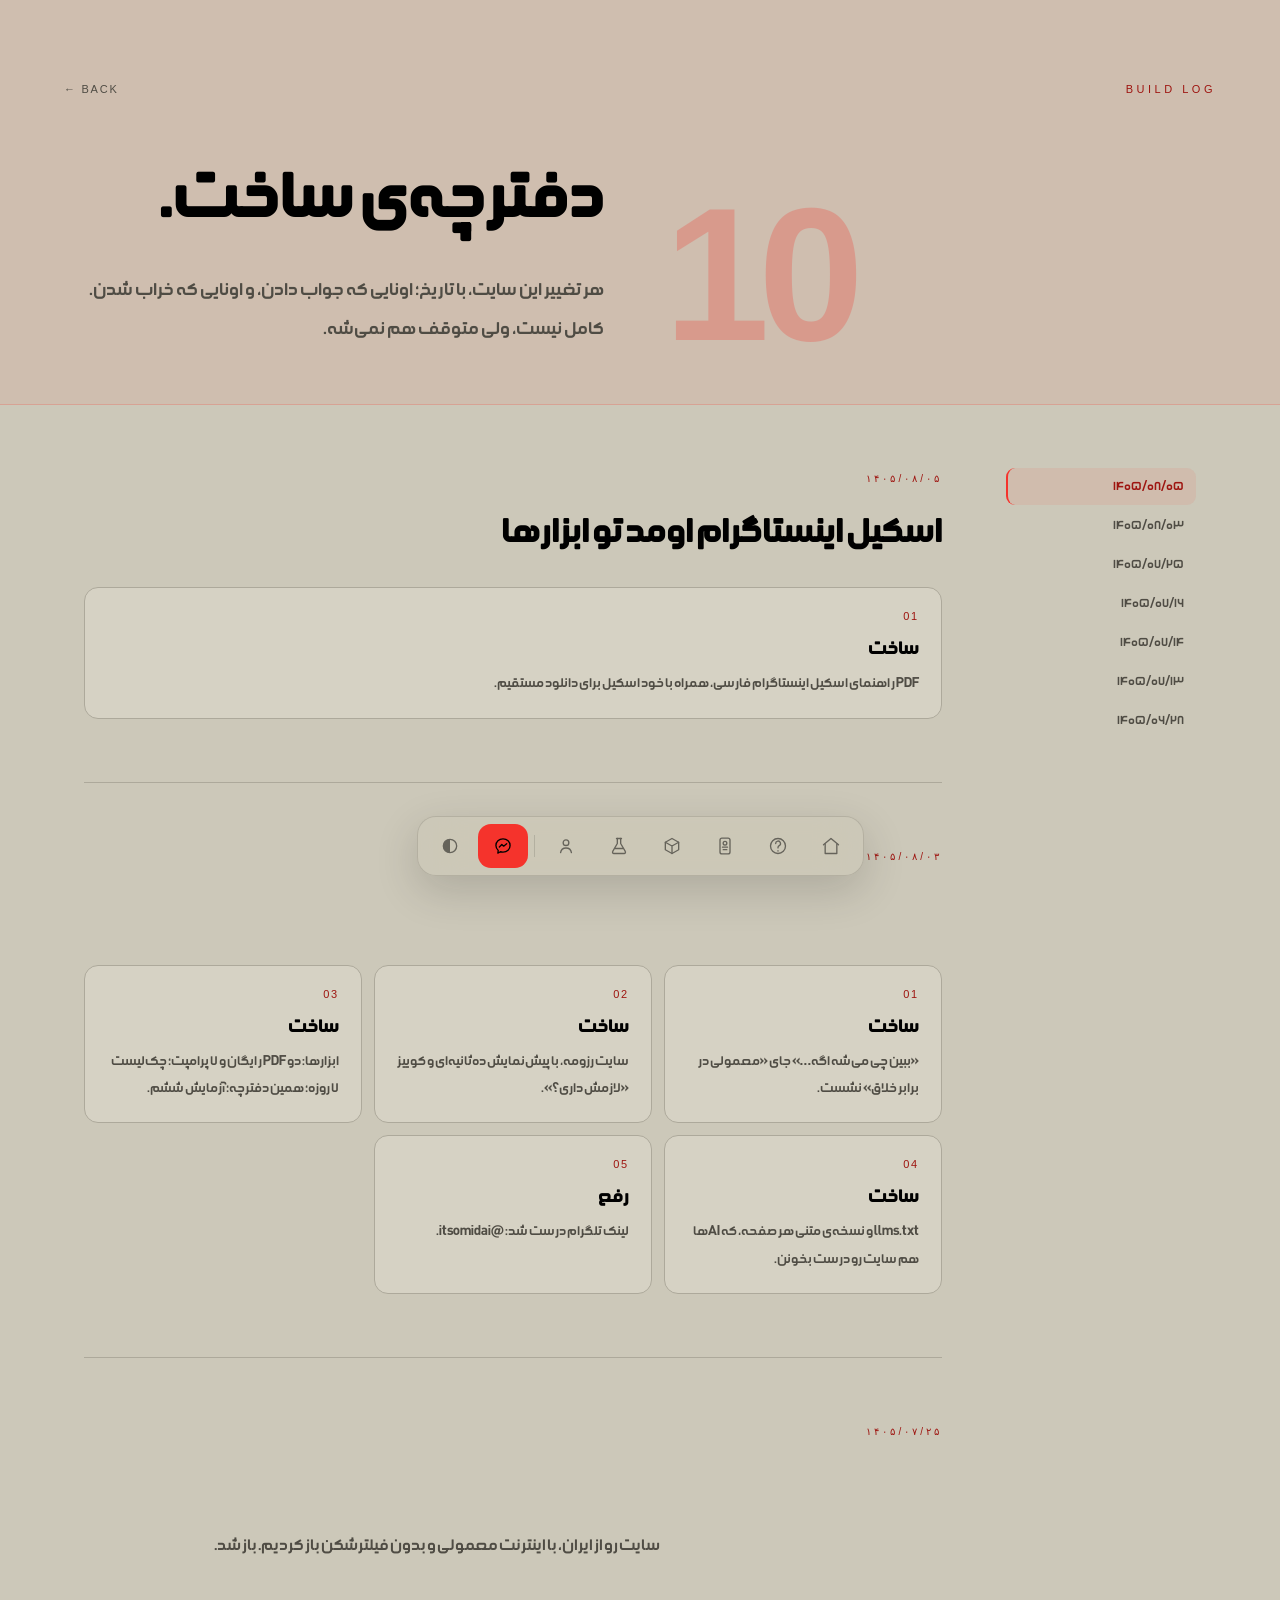
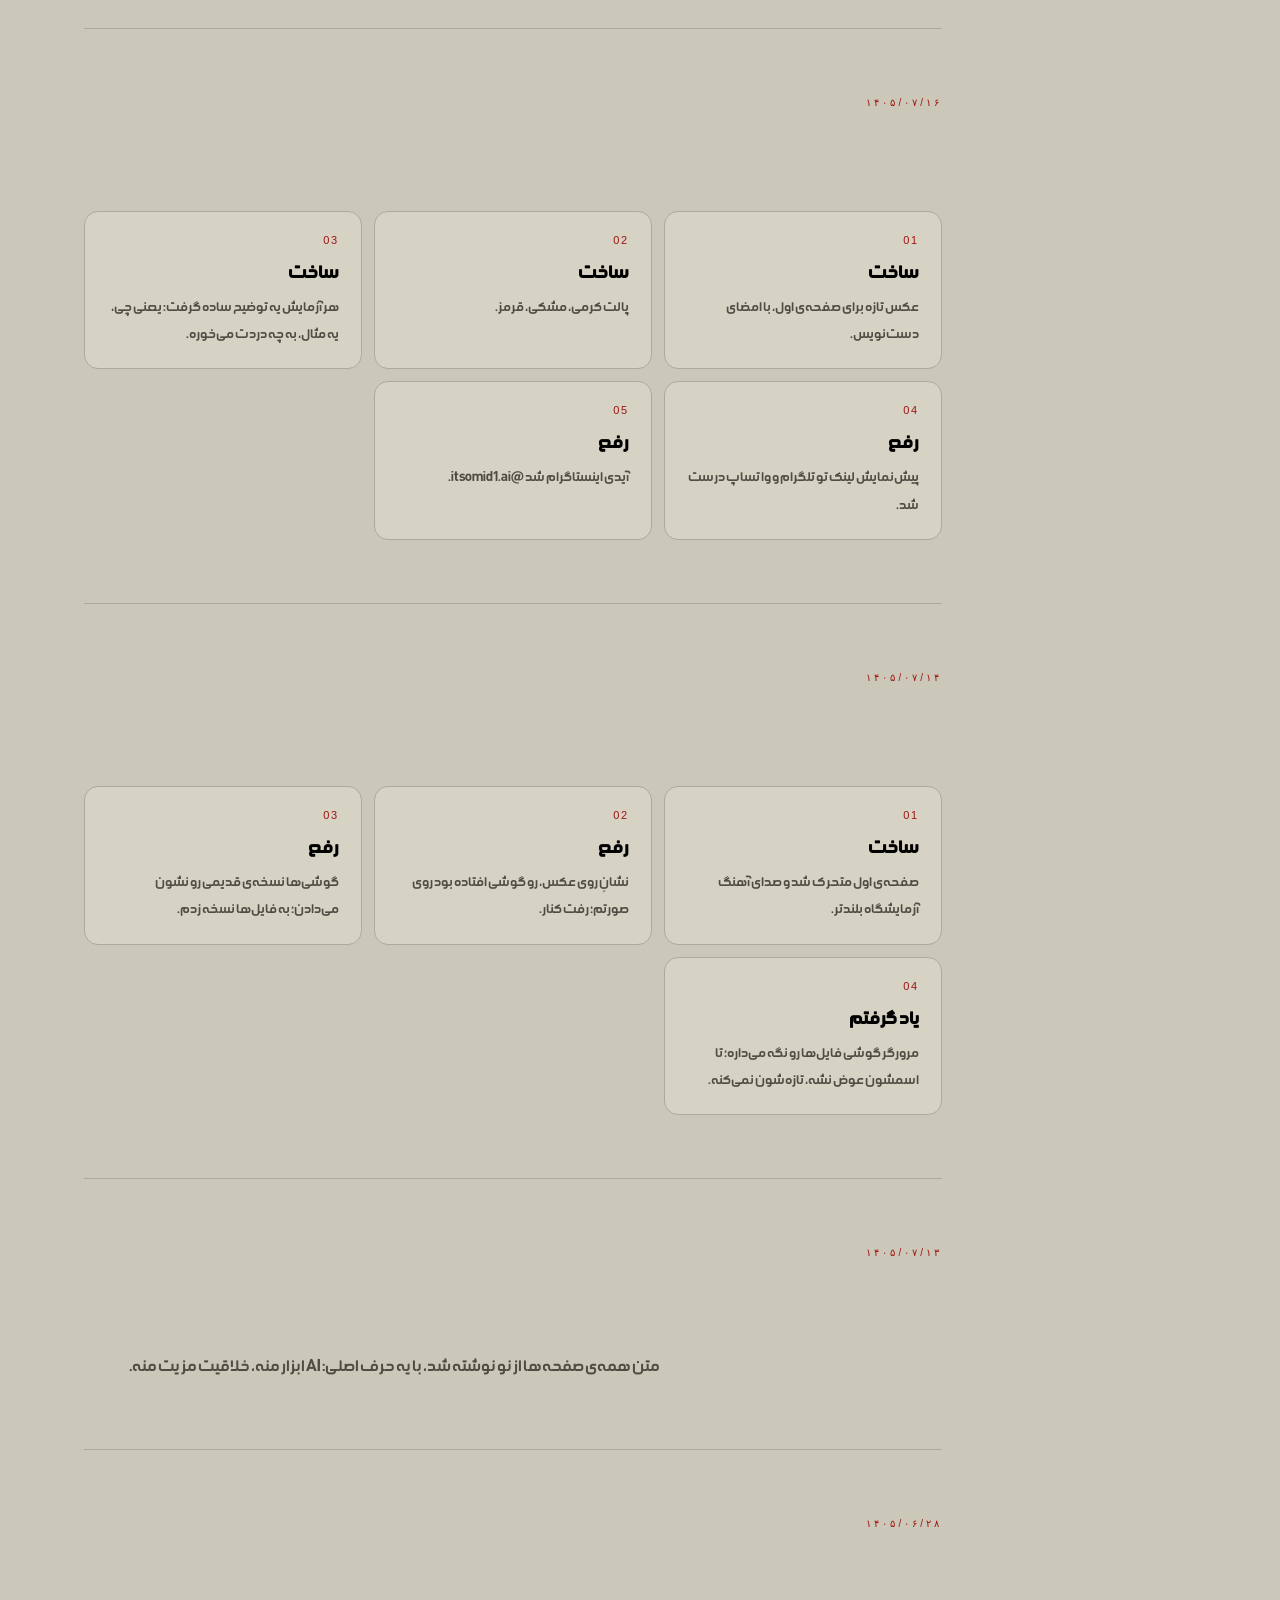
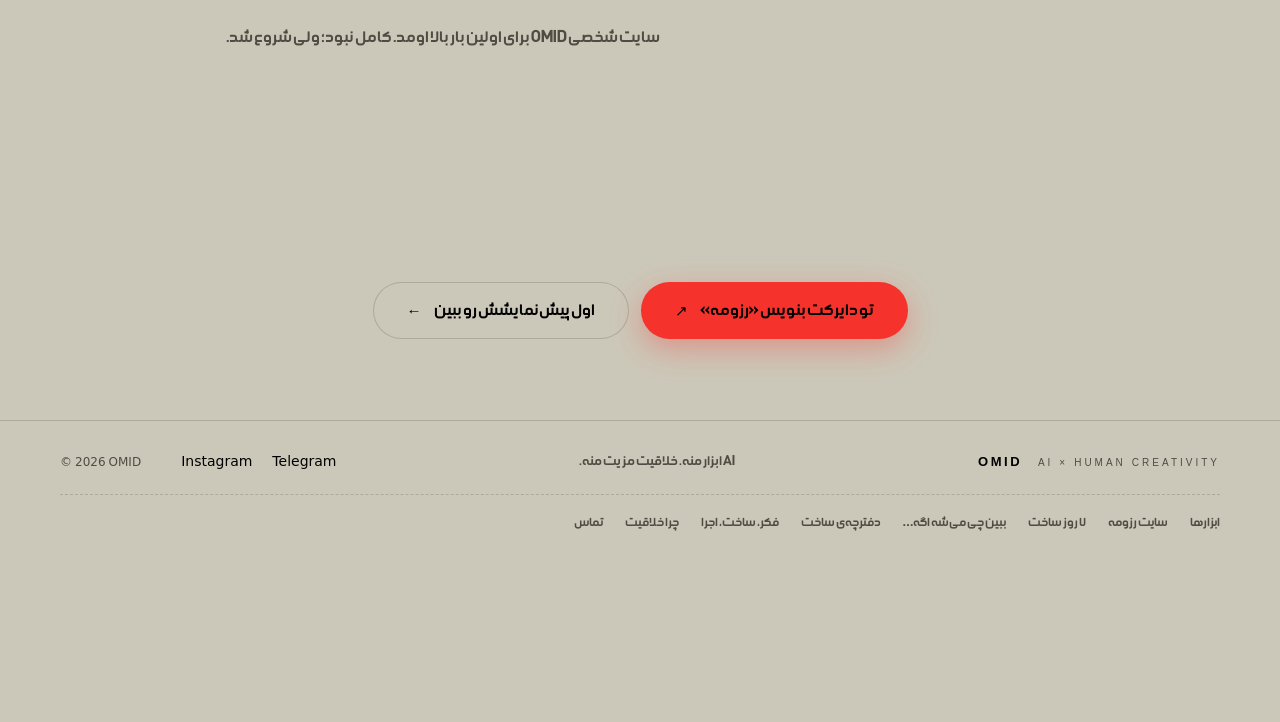
<file: log.html>
<!doctype html>
<html lang="fa" dir="rtl" data-theme="light">
<head>
<meta charset="utf-8">
<meta http-equiv="Content-Security-Policy" content="default-src 'none'; script-src 'self'; style-src 'self'; img-src 'self'; font-src 'self'; connect-src 'none'; media-src 'none'; object-src 'none'; base-uri 'none'; form-action 'none'; require-trusted-types-for 'script'; trusted-types 'none'; upgrade-insecure-requests">
<meta name="referrer" content="strict-origin-when-cross-origin">
<meta name="viewport" content="width=device-width,initial-scale=1,viewport-fit=cover">
<title>دفترچه‌ی ساخت — OMID</title>
<meta name="description" content="هر تغییر این سایت، با تاریخ؛ اونایی که جواب دادن، و اونایی که خراب شدن.">
<meta property="og:type" content="website">
<meta property="og:site_name" content="OMID">
<meta property="og:locale" content="fa_IR">
<meta property="og:url" content="https://omidkhavari1708-pixel.github.io/itsomid/log.html">
<meta property="og:title" content="دفترچه‌ی ساخت — OMID">
<meta property="og:description" content="هر تغییر این سایت، با تاریخ؛ اونایی که جواب دادن، و اونایی که خراب شدن.">
<meta property="og:image" content="https://omidkhavari1708-pixel.github.io/itsomid/assets/og-omid-2026.jpg">
<meta property="og:image:width" content="1200">
<meta property="og:image:height" content="630">
<meta property="og:image:alt" content="امید، با امضای دست‌نویس اسمش">
<meta name="twitter:card" content="summary_large_image">
<meta name="twitter:title" content="دفترچه‌ی ساخت — OMID">
<meta name="twitter:description" content="هر تغییر این سایت، با تاریخ؛ اونایی که جواب دادن، و اونایی که خراب شدن.">
<meta name="twitter:image" content="https://omidkhavari1708-pixel.github.io/itsomid/assets/og-omid-2026.jpg">
<link rel="canonical" href="https://omidkhavari1708-pixel.github.io/itsomid/log.html">
<link rel="alternate" type="text/markdown" href="log.md" title="نسخه‌ی متنی برای AI">
<meta name="theme-color" content="#CCC8B9">
<link rel="icon" href="assets/favicon.svg" type="image/svg+xml">
<link rel="preload" href="fonts/nimkat.woff2" as="font" type="font/woff2" crossorigin>
<link rel="stylesheet" href="style.css?v=20261027">
<script src="theme.js?v=20261027"></script>
</head>
<body class="page c5">

<header class="band" data-name="header">
  <div class="top">
    <p class="kicker">Build log</p>
    <a class="back" href="index.html">← back</a>
  </div>
  <div class="row">
    <span class="no" aria-hidden="true">10</span>
    <div>
      <h1>دفترچه‌ی ساخت.</h1>
      <p class="sub">هر تغییر این سایت، با تاریخ؛ اونایی که جواب دادن، و اونایی که خراب شدن. کامل نیست، ولی متوقف هم نمی‌شه.</p>
    </div>
  </div>
</header>

<main class="body">
  <nav class="index" aria-label="فهرست"><ol>
    <li><a href="#s0" class="on">۱۴۰۵/۰۸/۰۵</a></li>
    <li><a href="#s1">۱۴۰۵/۰۸/۰۳</a></li>
    <li><a href="#s2">۱۴۰۵/۰۷/۲۵</a></li>
    <li><a href="#s3">۱۴۰۵/۰۷/۱۶</a></li>
    <li><a href="#s4">۱۴۰۵/۰۷/۱۴</a></li>
    <li><a href="#s5">۱۴۰۵/۰۷/۱۳</a></li>
    <li><a href="#s6">۱۴۰۵/۰۶/۲۸</a></li>
    
  </ol></nav>
  <div>
<section class="sec" id="s0" data-name="۱۴۰۵/۰۸/۰۵">
  <p class="lbl">۱۴۰۵/۰۸/۰۵</p>
  <h2>اسکیل اینستاگرام اومد تو ابزارها</h2>
  
  <ul class="list"><li><span class="n">01</span><h3>ساخت</h3><p>PDF راهنمای اسکیل اینستاگرام فارسی، همراه با خود اسکیل برای دانلود مستقیم.</p></li></ul>
  
</section>

<section class="sec" id="s1" data-name="۱۴۰۵/۰۸/۰۳">
  <p class="lbl">۱۴۰۵/۰۸/۰۳</p>
  <h2>سایت با برند تازه هم‌قدم شد</h2>
  
  <ul class="list"><li><span class="n">01</span><h3>ساخت</h3><p>«ببین چی می‌شه اگه…» جای «معمولی در برابر خلاق» نشست.</p></li><li><span class="n">02</span><h3>ساخت</h3><p>سایت رزومه، با پیش‌نمایش ده‌ثانیه‌ای و کوییز «لازمش داری؟».</p></li><li><span class="n">03</span><h3>ساخت</h3><p>ابزارها: دو PDF رایگان و ۷ پرامپت؛ چک‌لیست ۷ روزه؛ همین دفترچه؛ آزمایش ششم.</p></li><li><span class="n">04</span><h3>ساخت</h3><p>llms.txt و نسخه‌ی متنی هر صفحه، که AIها هم سایت رو درست بخونن.</p></li><li><span class="n">05</span><h3>رفع</h3><p>لینک تلگرام درست شد: @itsomidai.</p></li></ul>
  
</section>

<section class="sec" id="s2" data-name="۱۴۰۵/۰۷/۲۵">
  <p class="lbl">۱۴۰۵/۰۷/۲۵</p>
  <h2>تست: از ایران، بدون فیلترشکن</h2>
  <p>سایت رو از ایران، با اینترنت معمولی و بدون فیلترشکن باز کردیم. باز شد.</p>
  
  
</section>

<section class="sec" id="s3" data-name="۱۴۰۵/۰۷/۱۶">
  <p class="lbl">۱۴۰۵/۰۷/۱۶</p>
  <h2>عکس تازه، رنگ‌های تازه</h2>
  
  <ul class="list"><li><span class="n">01</span><h3>ساخت</h3><p>عکس تازه برای صفحه‌ی اول، با امضای دست‌نویس.</p></li><li><span class="n">02</span><h3>ساخت</h3><p>پالت کرمی، مشکی، قرمز.</p></li><li><span class="n">03</span><h3>ساخت</h3><p>هر آزمایش یه توضیح ساده گرفت: یعنی چی، یه مثال، به چه دردت می‌خوره.</p></li><li><span class="n">04</span><h3>رفع</h3><p>پیش‌نمایش لینک تو تلگرام و واتساپ درست شد.</p></li><li><span class="n">05</span><h3>رفع</h3><p>آیدی اینستاگرام شد @itsomid1.ai.</p></li></ul>
  
</section>

<section class="sec" id="s4" data-name="۱۴۰۵/۰۷/۱۴">
  <p class="lbl">۱۴۰۵/۰۷/۱۴</p>
  <h2>اولین باگ‌های گوشی</h2>
  
  <ul class="list"><li><span class="n">01</span><h3>ساخت</h3><p>صفحه‌ی اول متحرک شد و صدای آهنگ آزمایشگاه بلندتر.</p></li><li><span class="n">02</span><h3>رفع</h3><p>نشانِ روی عکس، رو گوشی افتاده بود روی صورتم؛ رفت کنار.</p></li><li><span class="n">03</span><h3>رفع</h3><p>گوشی‌ها نسخه‌ی قدیمی رو نشون می‌دادن؛ به فایل‌ها نسخه زدم.</p></li><li><span class="n">04</span><h3>یاد گرفتم</h3><p>مرورگر گوشی فایل‌ها رو نگه می‌داره؛ تا اسمشون عوض نشه، تازه‌شون نمی‌کنه.</p></li></ul>
  
</section>

<section class="sec" id="s5" data-name="۱۴۰۵/۰۷/۱۳">
  <p class="lbl">۱۴۰۵/۰۷/۱۳</p>
  <h2>AI × Human Creativity</h2>
  <p>متن همه‌ی صفحه‌ها از نو نوشته شد، با یه حرف اصلی: AI ابزار منه، خلاقیت مزیت منه.</p>
  
  
</section>

<section class="sec" id="s6" data-name="۱۴۰۵/۰۶/۲۸">
  <p class="lbl">۱۴۰۵/۰۶/۲۸</p>
  <h2>اولین نسخه</h2>
  <p>سایت شخصی OMID برای اولین بار بالا اومد. کامل نبود؛ ولی شروع شد.</p>
  
  
</section>

  </div>
</main>

<section class="sec cta" data-name="CTA">
  <h2>تو چی می‌سازی؟</h2>
  <div class="cta-row"><a class="go" href="https://ig.me/m/itsomid1.ai" target="_blank" rel="noopener noreferrer"><span>تو دایرکت بنویس «رزومه»</span><span class="ar">↗</span></a><a class="go ghost" href="resume.html"><span>اول پیش‌نمایشش رو ببین</span><span class="ar">←</span></a></div>
</section>

<footer class="foot">
  <div class="foot-in">
    <p class="foot-brand en">OMID <span>AI × HUMAN CREATIVITY</span></p>
    <p class="foot-rule">AI ابزار منه. خلاقیت مزیت منه.</p>
    <p class="foot-links en"><a href="https://instagram.com/itsomid1.ai" target="_blank" rel="noopener noreferrer">Instagram</a><a href="https://t.me/itsomidai" target="_blank" rel="noopener noreferrer">Telegram</a></p>
    <p class="foot-copy en">© 2026 OMID</p>
  </div>
  <nav class="foot-map" aria-label="همه‌ی صفحه‌ها"><a href="tools.html">ابزارها</a><a href="resume.html">سایت رزومه</a><a href="7-days.html">۷ روز ساخت</a><a href="whatif.html">ببین چی می‌شه اگه…</a><a href="log.html">دفترچه‌ی ساخت</a><a href="method.html">فکر، ساخت، اجرا</a><a href="why-ai.html">چرا خلاقیت</a><a href="contact.html">تماس</a></nav>
</footer>
<nav class="dock" aria-label="ناوبری">
  <a href="index.html" data-lbl="خانه" aria-label="خانه"><svg viewBox="0 0 24 24" aria-hidden="true"><path d="M3 10.5 12 3l9 7.5"/><path d="M5 9.5V21h14V9.5"/></svg></a>
  <a href="whatif.html" data-lbl="ببین چی می‌شه اگه…" aria-label="ببین چی می‌شه اگه…"><svg viewBox="0 0 24 24" aria-hidden="true"><path d="M9.2 9a2.9 2.9 0 1 1 4.3 2.5c-.9.5-1.5 1.2-1.5 2.2v.6"/><path d="M12 17.6v.4"/><circle cx="12" cy="12" r="9"/></svg></a>
  <a href="resume.html" data-lbl="سایت رزومه" aria-label="سایت رزومه"><svg viewBox="0 0 24 24" aria-hidden="true"><rect x="6" y="2.5" width="12" height="19" rx="2.4"/><circle cx="12" cy="8.6" r="2.2"/><path d="M9 13.4h6M9.8 16.4h4.4"/></svg></a>
  <a href="tools.html" data-lbl="ابزارها" aria-label="ابزارها"><svg viewBox="0 0 24 24" aria-hidden="true"><path d="M4 7.5 12 3l8 4.5v9L12 21l-8-4.5z"/><path d="m4 7.5 8 4.5 8-4.5M12 12v9"/></svg></a>
  <a href="lab.html" data-lbl="آزمایشگاه" aria-label="آزمایشگاه"><svg viewBox="0 0 24 24" aria-hidden="true"><path d="M9 3h6"/><path d="M10 3v6l-5.5 9.5A1.6 1.6 0 0 0 5.9 21h12.2a1.6 1.6 0 0 0 1.4-2.5L14 9V3"/><path d="M7.4 15h9.2"/></svg></a>
  <a href="about.html" data-lbl="امید کیه" aria-label="امید کیه"><svg viewBox="0 0 24 24" aria-hidden="true"><circle cx="12" cy="8" r="3.4"/><path d="M5.5 20c.6-3.7 3.3-5.6 6.5-5.6s5.9 1.9 6.5 5.6"/></svg></a>
  <span class="sep"></span>
  <a class="dock-dm" href="https://ig.me/m/itsomid1.ai" target="_blank" rel="noopener noreferrer" data-lbl="دایرکت: بنویس «رزومه»" aria-label="پیام تو اینستاگرام؛ بنویس رزومه"><svg viewBox="0 0 24 24" aria-hidden="true"><path d="M12 3.5c-4.9 0-8.5 3.4-8.5 7.9 0 2.4 1 4.4 2.8 5.9l-.5 3.2 3.1-1.6c1 .3 2 .4 3.1.4 4.9 0 8.5-3.4 8.5-7.9S16.9 3.5 12 3.5Z"/><path d="m7.6 13.3 3-3.1 2.2 2 3.6-2.9"/></svg></a>
  <button id="theme" type="button" data-lbl="روشن / تاریک" aria-label="تغییر روشنایی"><svg viewBox="0 0 24 24" aria-hidden="true"><circle cx="12" cy="12" r="8"/><path d="M12 4a8 8 0 0 0 0 16z" fill="currentColor" stroke="none"/></svg></button>
</nav>
<aside class="toast" data-news="1405-08-05" hidden aria-label="تازه‌های سایت">
  <p class="toast-k"><i aria-hidden="true"></i>تازه اضافه شد</p>
  <ul><li><a href="tools.html#s0">اسکیل اینستاگرام فارسی: PDF راهنما و خود اسکیل، رایگان<span class="ar" aria-hidden="true">←</span></a></li></ul>
  <button type="button" class="toast-x" data-news-x aria-label="بستن">×</button>
</aside>
<div class="blueprint" aria-hidden="true"><div class="bp-cols"><i></i><i></i><i></i><i></i><i></i><i></i><i></i><i></i><i></i><i></i><i></i><i></i></div></div>
<script src="app.js?v=20261027" defer></script>

</body>
</html>
</file>
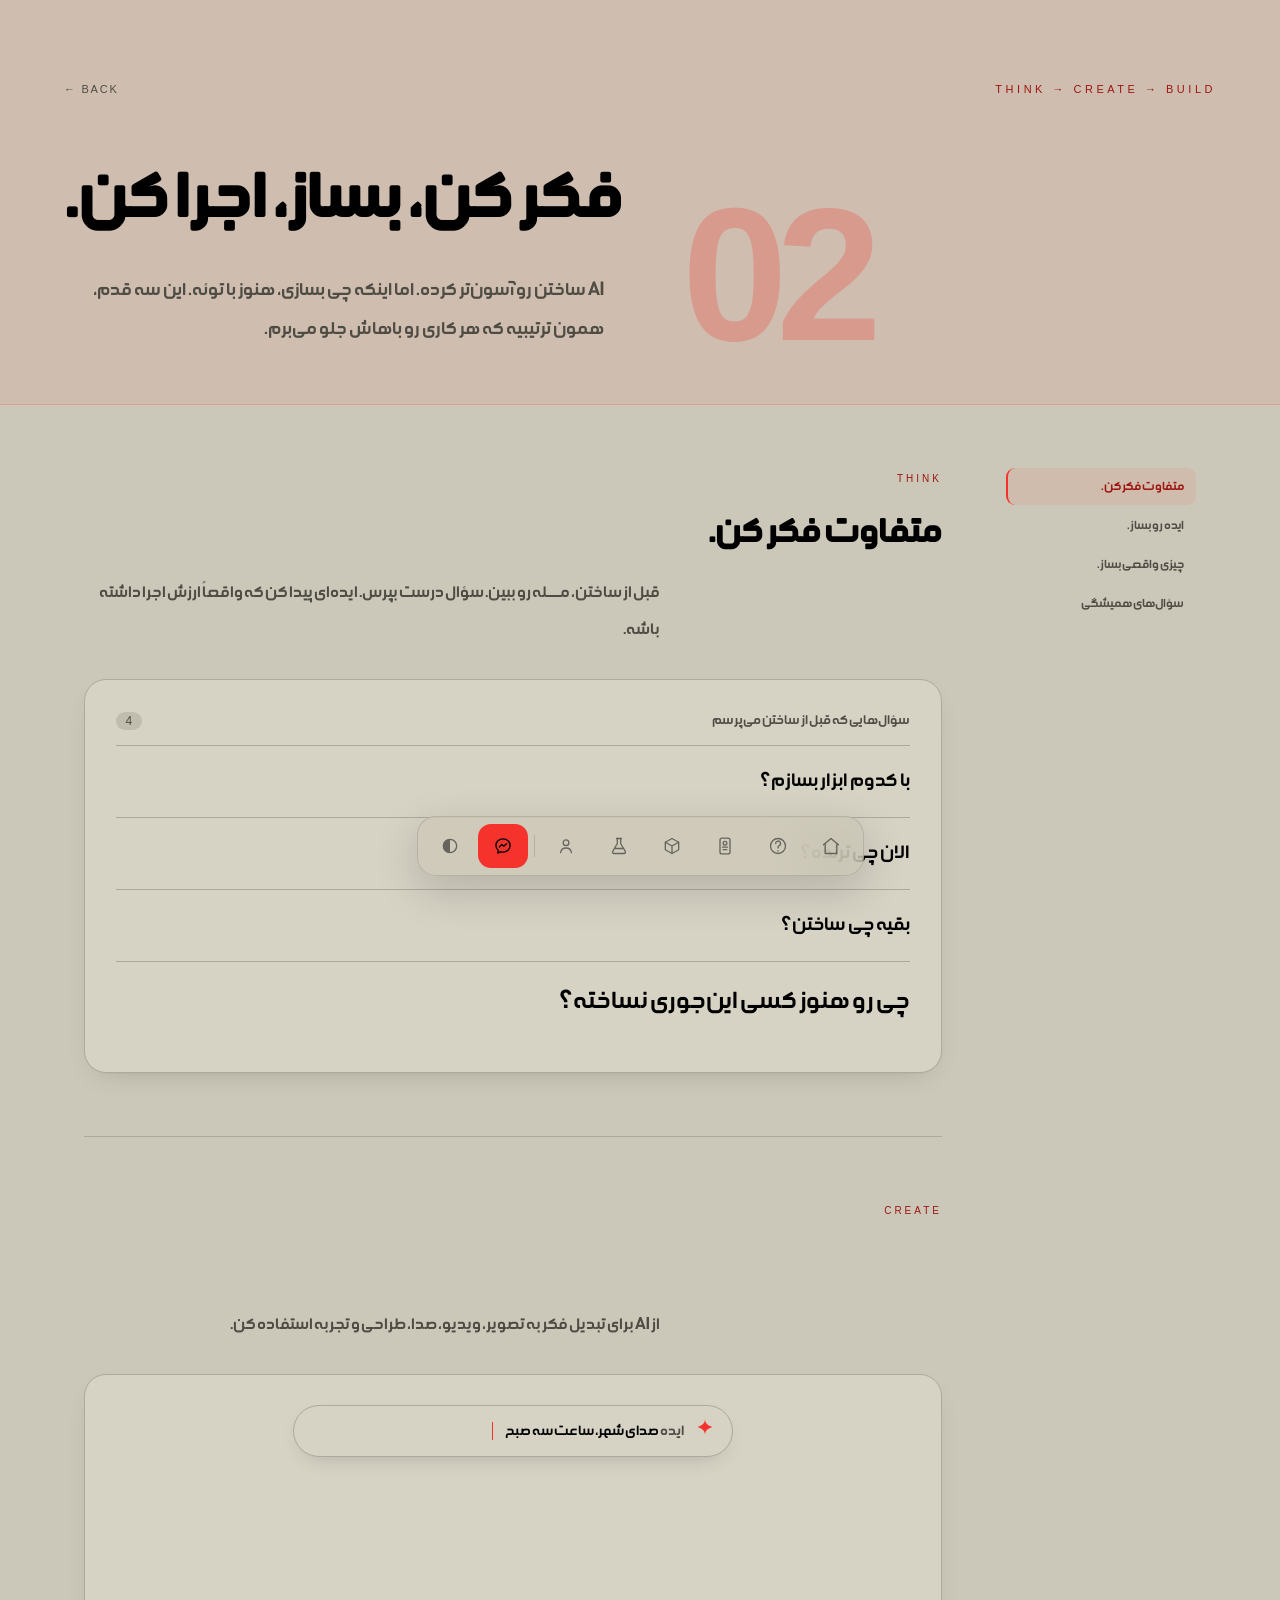
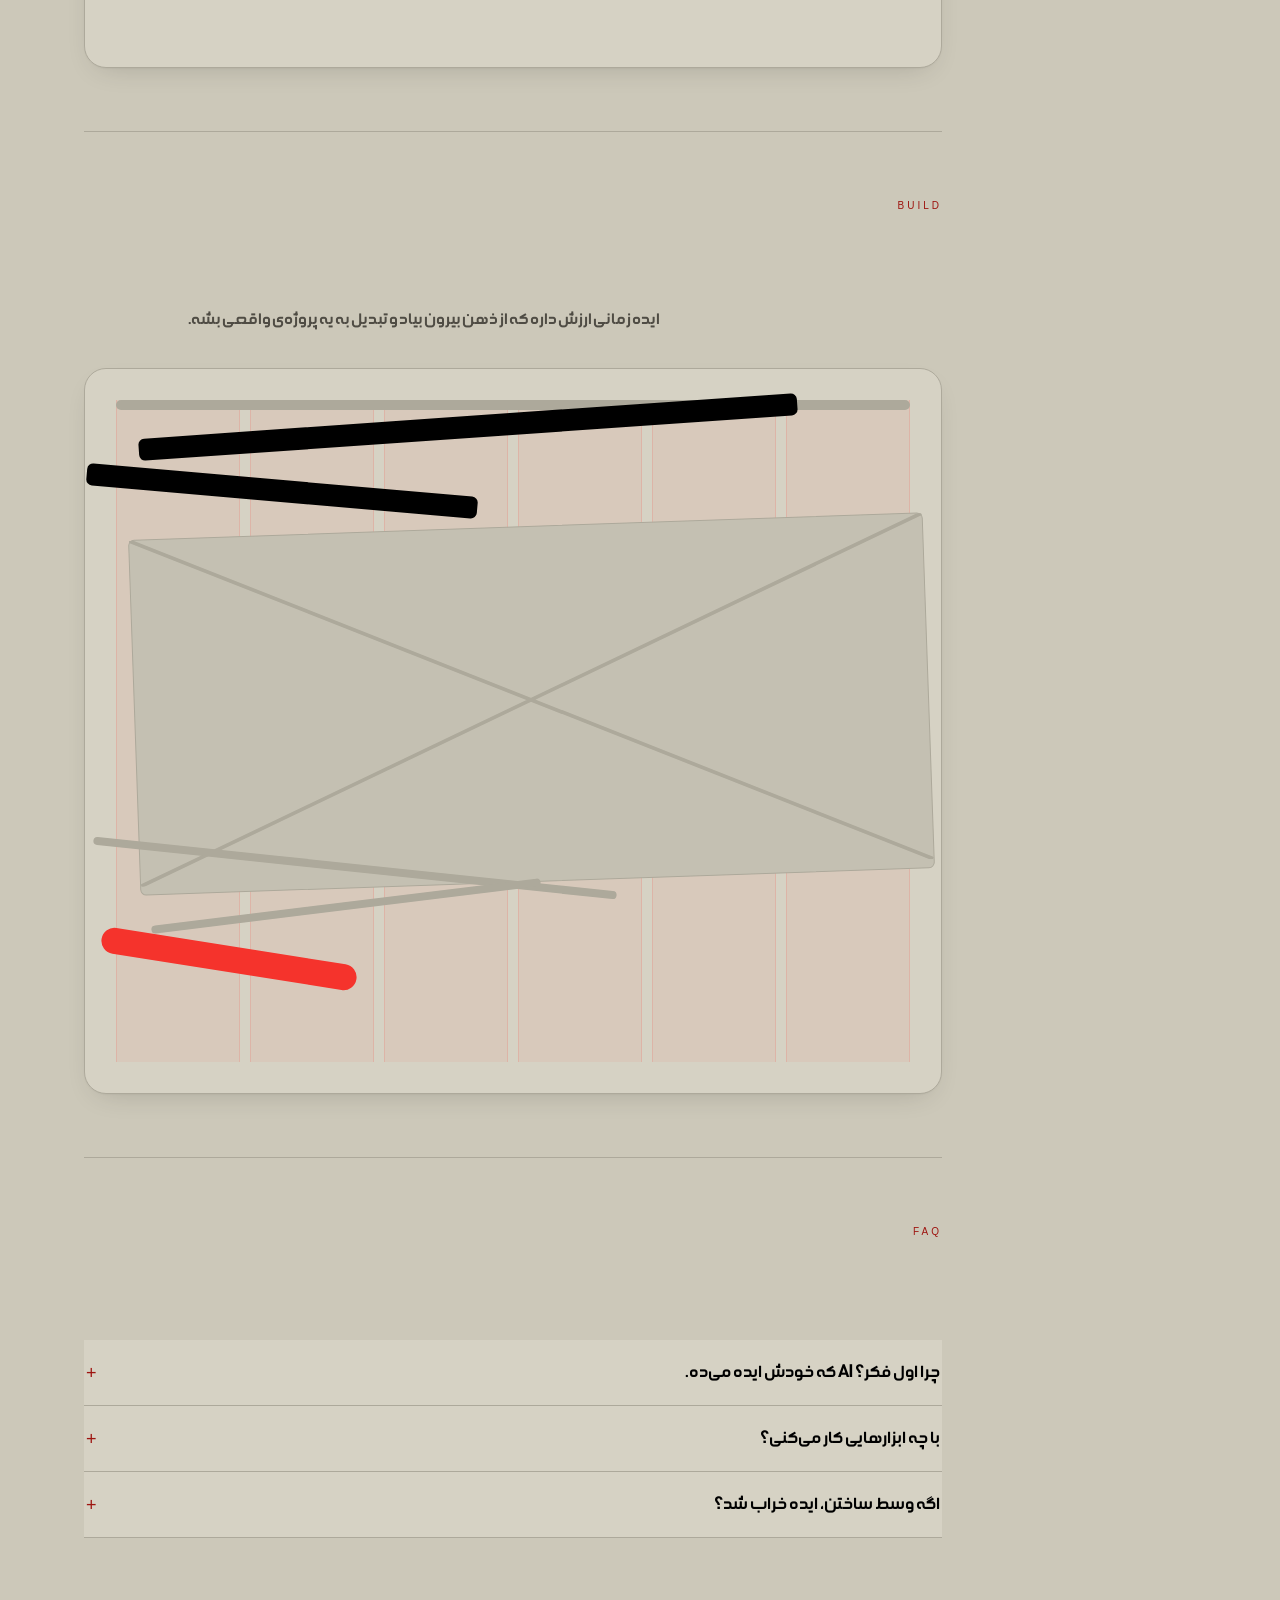
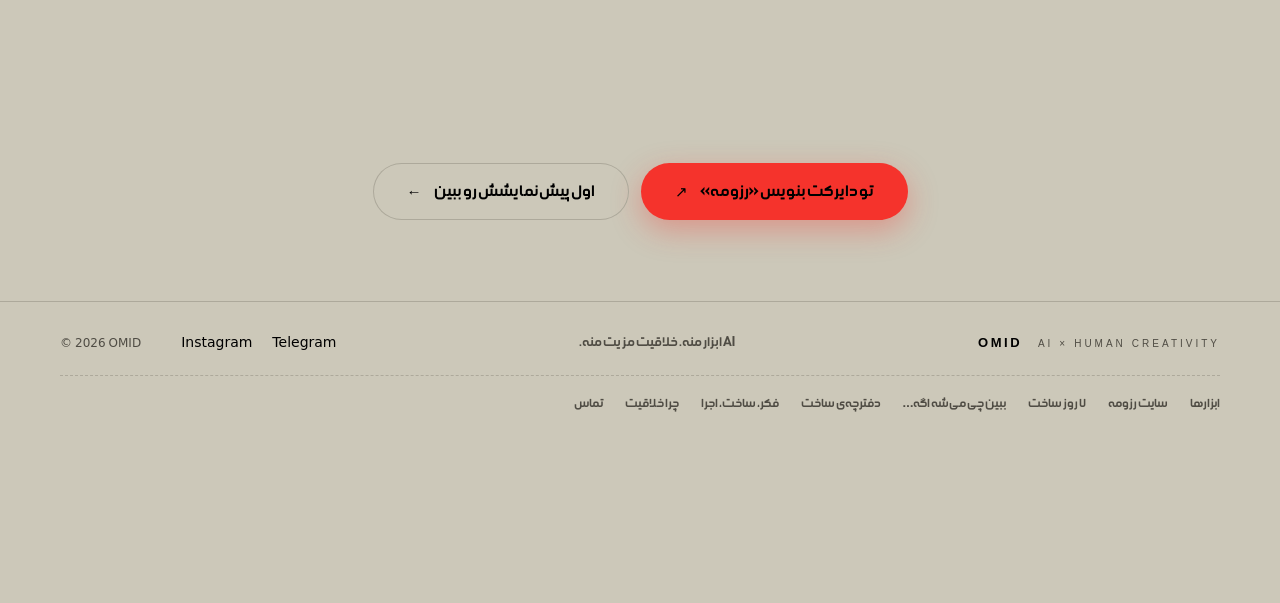
<file: method.html>
<!doctype html>
<html lang="fa" dir="rtl" data-theme="light">
<head>
<meta charset="utf-8">
<meta http-equiv="Content-Security-Policy" content="default-src 'none'; script-src 'self'; style-src 'self'; img-src 'self'; font-src 'self'; connect-src 'none'; media-src 'none'; object-src 'none'; base-uri 'none'; form-action 'none'; require-trusted-types-for 'script'; trusted-types 'none'; upgrade-insecure-requests">
<meta name="referrer" content="strict-origin-when-cross-origin">
<meta name="viewport" content="width=device-width,initial-scale=1,viewport-fit=cover">
<title>فکر، ساخت، اجرا — OMID</title>
<meta name="description" content="AI ساختن رو آسون‌تر کرده. اما اینکه چی بسازی، هنوز با توئه.">
<meta property="og:type" content="website">
<meta property="og:site_name" content="OMID">
<meta property="og:locale" content="fa_IR">
<meta property="og:url" content="https://omidkhavari1708-pixel.github.io/itsomid/method.html">
<meta property="og:title" content="فکر، ساخت، اجرا — OMID">
<meta property="og:description" content="AI ساختن رو آسون‌تر کرده. اما اینکه چی بسازی، هنوز با توئه.">
<meta property="og:image" content="https://omidkhavari1708-pixel.github.io/itsomid/assets/og-omid-2026.jpg">
<meta property="og:image:width" content="1200">
<meta property="og:image:height" content="630">
<meta property="og:image:alt" content="امید، با امضای دست‌نویس اسمش">
<meta name="twitter:card" content="summary_large_image">
<meta name="twitter:title" content="فکر، ساخت، اجرا — OMID">
<meta name="twitter:description" content="AI ساختن رو آسون‌تر کرده. اما اینکه چی بسازی، هنوز با توئه.">
<meta name="twitter:image" content="https://omidkhavari1708-pixel.github.io/itsomid/assets/og-omid-2026.jpg">
<link rel="canonical" href="https://omidkhavari1708-pixel.github.io/itsomid/method.html">
<link rel="alternate" type="text/markdown" href="method.md" title="نسخه‌ی متنی برای AI">
<meta name="theme-color" content="#CCC8B9">
<link rel="icon" href="assets/favicon.svg" type="image/svg+xml">
<link rel="preload" href="fonts/nimkat.woff2" as="font" type="font/woff2" crossorigin>
<link rel="stylesheet" href="style.css?v=20261027">
<script src="theme.js?v=20261027"></script>
</head>
<body class="page c2">

<header class="band" data-name="header">
  <div class="top">
    <p class="kicker">Think → Create → Build</p>
    <a class="back" href="index.html">← back</a>
  </div>
  <div class="row">
    <span class="no" aria-hidden="true">02</span>
    <div>
      <h1>فکر کن، بساز، اجرا کن.</h1>
      <p class="sub">AI ساختن رو آسون‌تر کرده. اما اینکه چی بسازی، هنوز با توئه. این سه قدم، همون ترتیبیه که هر کاری رو باهاش جلو می‌برم.</p>
    </div>
  </div>
</header>

<main class="body">
  <nav class="index" aria-label="فهرست"><ol>
    <li><a href="#s0" class="on">متفاوت فکر کن.</a></li>
    <li><a href="#s1">ایده رو بساز.</a></li>
    <li><a href="#s2">چیزی واقعی بساز.</a></li>
    <li><a href="#faq">سؤال‌های همیشگی</a></li>
  </ol></nav>
  <div>
<section class="sec" id="s0" data-name="Think">
  <p class="lbl">Think</p>
  <h2>متفاوت فکر کن.</h2>
  <p>قبل از ساختن، مسئله رو ببین. سؤال درست بپرس. ایده‌ای پیدا کن که واقعاً ارزش اجرا داشته باشه.</p>
  
  <div class="viz card think" data-think>
    <p class="think-head"><span>سؤال‌هایی که قبل از ساختن می‌پرسم</span><span class="think-count en">4</span></p>
    <ul class="think-list">
      <li data-q="no"><span>با کدوم ابزار بسازم؟<svg class="ink ink-strike" viewBox="0 0 300 20" preserveAspectRatio="none" aria-hidden="true"><path pathLength="1" d="M3 11c46-4 92 3 140-1 52-4 100-3 154 2"/></svg></span></li>
      <li data-q="no"><span>الان چی ترنده؟<svg class="ink ink-strike" viewBox="0 0 300 20" preserveAspectRatio="none" aria-hidden="true"><path pathLength="1" d="M4 9c60 4 110-2 160 1 46 3 90 1 132-2"/></svg></span></li>
      <li data-q="no"><span>بقیه چی ساختن؟<svg class="ink ink-strike" viewBox="0 0 300 20" preserveAspectRatio="none" aria-hidden="true"><path pathLength="1" d="M3 12c40-6 98-4 150-2 50 2 96-4 144-1"/></svg></span></li>
      <li data-q="yes" class="yes"><span>چی رو هنوز کسی این‌جوری نساخته؟</span></li>
    </ul>
    <div class="mini-frame" aria-hidden="true"><i class="h h-tl"></i><i class="h h-tr"></i><i class="h h-bl"></i><i class="h h-br"></i><b>این.</b></div>
  </div>
</section>

<section class="sec" id="s1" data-name="Create">
  <p class="lbl">Create</p>
  <h2>ایده رو بساز.</h2>
  <p>از AI برای تبدیل فکر به تصویر، ویدیو، صدا، طراحی و تجربه استفاده کن.</p>
  
  <div class="viz card create" data-create>
    <div class="prompt"><span class="prompt-spark"><svg viewBox="0 0 24 24" aria-hidden="true"><path d="M12 2c.6 4.8 2.4 7.4 10 10-7.6 2.6-9.4 5.2-10 10-.6-4.8-2.4-7.4-10-10 7.6-2.6 9.4-5.2 10-10Z"/></svg></span><p><span class="prompt-k">ایده</span> <span class="prompt-v">صدای شهر، ساعت سه صبح</span></p><span class="caret" aria-hidden="true"></span></div>
    <svg class="wires" viewBox="0 0 500 120" preserveAspectRatio="none" aria-hidden="true"><path pathLength="1" d="M250 0C250 60 50 50 50 120"/><path pathLength="1" d="M250 0C250 60 150 50 150 120"/><path pathLength="1" d="M250 0V120"/><path pathLength="1" d="M250 0C250 60 350 50 350 120"/><path pathLength="1" d="M250 0C250 60 450 50 450 120"/></svg>
    <ul class="outs">
      <li class="out o-image"><span class="oi" aria-hidden="true"><i></i><i></i><i></i><i></i><i></i><i></i><i></i><i></i><i></i></span><span>تصویر</span></li>
      <li class="out o-video"><span class="oi" aria-hidden="true"><i></i><i></i><i></i></span><span>ویدیو</span></li>
      <li class="out o-sound"><span class="oi" aria-hidden="true"><i></i><i></i><i></i><i></i><i></i></span><span>صدا</span></li>
      <li class="out o-design"><span class="oi" aria-hidden="true"><i></i></span><span>طراحی</span></li>
      <li class="out o-xp"><span class="oi" aria-hidden="true"><i></i></span><span>تجربه</span></li>
    </ul>
  </div>
</section>

<section class="sec" id="s2" data-name="Build">
  <p class="lbl">Build</p>
  <h2>چیزی واقعی بساز.</h2>
  <p>ایده زمانی ارزش داره که از ذهن بیرون بیاد و تبدیل به یه پروژه‌ی واقعی بشه.</p>
  
  <div class="viz card build" data-build>
    <div class="b-guides" aria-hidden="true"><i></i><i></i><i></i><i></i><i></i><i></i></div>
    <div class="b-page" aria-hidden="true">
      <span class="blk b-nav"></span><span class="blk b-title"></span><span class="blk b-title short"></span>
      <span class="blk b-media"><svg viewBox="0 0 100 60" preserveAspectRatio="none"><path d="M0 0 100 60M100 0 0 60"/></svg></span>
      <span class="blk b-text"></span><span class="blk b-text short"></span><span class="blk b-btn"></span>
    </div>
    <p class="b-status"><svg viewBox="0 0 16 16" aria-hidden="true"><path d="m3.5 8.5 3 3 6-7"/></svg>منتشر شد</p>
  </div>
</section>

<section class="sec" id="faq" data-name="FAQ">
  <p class="lbl">FAQ</p>
  <h2>سؤال‌های همیشگی</h2>
  <div class="qa-list">
    <details class="qa"><summary>چرا اول فکر؟ AI که خودش ایده می‌ده.<span class="mk" aria-hidden="true">+</span></summary><div class="bd">می‌ده، ولی همون ایده‌ای که به بقیه هم داده. ایده‌ای که از سؤال خودت دربیاد، مال خودته.</div></details>
    <details class="qa"><summary>با چه ابزارهایی کار می‌کنی؟<span class="mk" aria-hidden="true">+</span></summary><div class="bd">ابزارها هر ماه عوض می‌شن، روش نه. برای همین اینجا اسم ابزار نمی‌بینی.</div></details>
    <details class="qa"><summary>اگه وسط ساختن، ایده خراب شد؟<span class="mk" aria-hidden="true">+</span></summary><div class="bd">برمی‌گردم به قدم اول. خراب شدن جزو کاره، نه آخرش.</div></details>
  </div>
</section>
  </div>
</main>

<section class="sec cta" data-name="CTA">
  <h2>از کدوم قدم شروع کنیم؟</h2>
  <div class="cta-row"><a class="go" href="https://ig.me/m/itsomid1.ai" target="_blank" rel="noopener noreferrer"><span>تو دایرکت بنویس «رزومه»</span><span class="ar">↗</span></a><a class="go ghost" href="resume.html"><span>اول پیش‌نمایشش رو ببین</span><span class="ar">←</span></a></div>
</section>

<footer class="foot">
  <div class="foot-in">
    <p class="foot-brand en">OMID <span>AI × HUMAN CREATIVITY</span></p>
    <p class="foot-rule">AI ابزار منه. خلاقیت مزیت منه.</p>
    <p class="foot-links en"><a href="https://instagram.com/itsomid1.ai" target="_blank" rel="noopener noreferrer">Instagram</a><a href="https://t.me/itsomidai" target="_blank" rel="noopener noreferrer">Telegram</a></p>
    <p class="foot-copy en">© 2026 OMID</p>
  </div>
  <nav class="foot-map" aria-label="همه‌ی صفحه‌ها"><a href="tools.html">ابزارها</a><a href="resume.html">سایت رزومه</a><a href="7-days.html">۷ روز ساخت</a><a href="whatif.html">ببین چی می‌شه اگه…</a><a href="log.html">دفترچه‌ی ساخت</a><a href="method.html">فکر، ساخت، اجرا</a><a href="why-ai.html">چرا خلاقیت</a><a href="contact.html">تماس</a></nav>
</footer>
<nav class="dock" aria-label="ناوبری">
  <a href="index.html" data-lbl="خانه" aria-label="خانه"><svg viewBox="0 0 24 24" aria-hidden="true"><path d="M3 10.5 12 3l9 7.5"/><path d="M5 9.5V21h14V9.5"/></svg></a>
  <a href="whatif.html" data-lbl="ببین چی می‌شه اگه…" aria-label="ببین چی می‌شه اگه…"><svg viewBox="0 0 24 24" aria-hidden="true"><path d="M9.2 9a2.9 2.9 0 1 1 4.3 2.5c-.9.5-1.5 1.2-1.5 2.2v.6"/><path d="M12 17.6v.4"/><circle cx="12" cy="12" r="9"/></svg></a>
  <a href="resume.html" data-lbl="سایت رزومه" aria-label="سایت رزومه"><svg viewBox="0 0 24 24" aria-hidden="true"><rect x="6" y="2.5" width="12" height="19" rx="2.4"/><circle cx="12" cy="8.6" r="2.2"/><path d="M9 13.4h6M9.8 16.4h4.4"/></svg></a>
  <a href="tools.html" data-lbl="ابزارها" aria-label="ابزارها"><svg viewBox="0 0 24 24" aria-hidden="true"><path d="M4 7.5 12 3l8 4.5v9L12 21l-8-4.5z"/><path d="m4 7.5 8 4.5 8-4.5M12 12v9"/></svg></a>
  <a href="lab.html" data-lbl="آزمایشگاه" aria-label="آزمایشگاه"><svg viewBox="0 0 24 24" aria-hidden="true"><path d="M9 3h6"/><path d="M10 3v6l-5.5 9.5A1.6 1.6 0 0 0 5.9 21h12.2a1.6 1.6 0 0 0 1.4-2.5L14 9V3"/><path d="M7.4 15h9.2"/></svg></a>
  <a href="about.html" data-lbl="امید کیه" aria-label="امید کیه"><svg viewBox="0 0 24 24" aria-hidden="true"><circle cx="12" cy="8" r="3.4"/><path d="M5.5 20c.6-3.7 3.3-5.6 6.5-5.6s5.9 1.9 6.5 5.6"/></svg></a>
  <span class="sep"></span>
  <a class="dock-dm" href="https://ig.me/m/itsomid1.ai" target="_blank" rel="noopener noreferrer" data-lbl="دایرکت: بنویس «رزومه»" aria-label="پیام تو اینستاگرام؛ بنویس رزومه"><svg viewBox="0 0 24 24" aria-hidden="true"><path d="M12 3.5c-4.9 0-8.5 3.4-8.5 7.9 0 2.4 1 4.4 2.8 5.9l-.5 3.2 3.1-1.6c1 .3 2 .4 3.1.4 4.9 0 8.5-3.4 8.5-7.9S16.9 3.5 12 3.5Z"/><path d="m7.6 13.3 3-3.1 2.2 2 3.6-2.9"/></svg></a>
  <button id="theme" type="button" data-lbl="روشن / تاریک" aria-label="تغییر روشنایی"><svg viewBox="0 0 24 24" aria-hidden="true"><circle cx="12" cy="12" r="8"/><path d="M12 4a8 8 0 0 0 0 16z" fill="currentColor" stroke="none"/></svg></button>
</nav>
<aside class="toast" data-news="1405-08-05" hidden aria-label="تازه‌های سایت">
  <p class="toast-k"><i aria-hidden="true"></i>تازه اضافه شد</p>
  <ul><li><a href="tools.html#s0">اسکیل اینستاگرام فارسی: PDF راهنما و خود اسکیل، رایگان<span class="ar" aria-hidden="true">←</span></a></li></ul>
  <button type="button" class="toast-x" data-news-x aria-label="بستن">×</button>
</aside>
<div class="blueprint" aria-hidden="true"><div class="bp-cols"><i></i><i></i><i></i><i></i><i></i><i></i><i></i><i></i><i></i><i></i><i></i><i></i></div></div>
<script src="app.js?v=20261027" defer></script>
<script src="pages.js?v=20261027" defer></script>
</body>
</html>
</file>
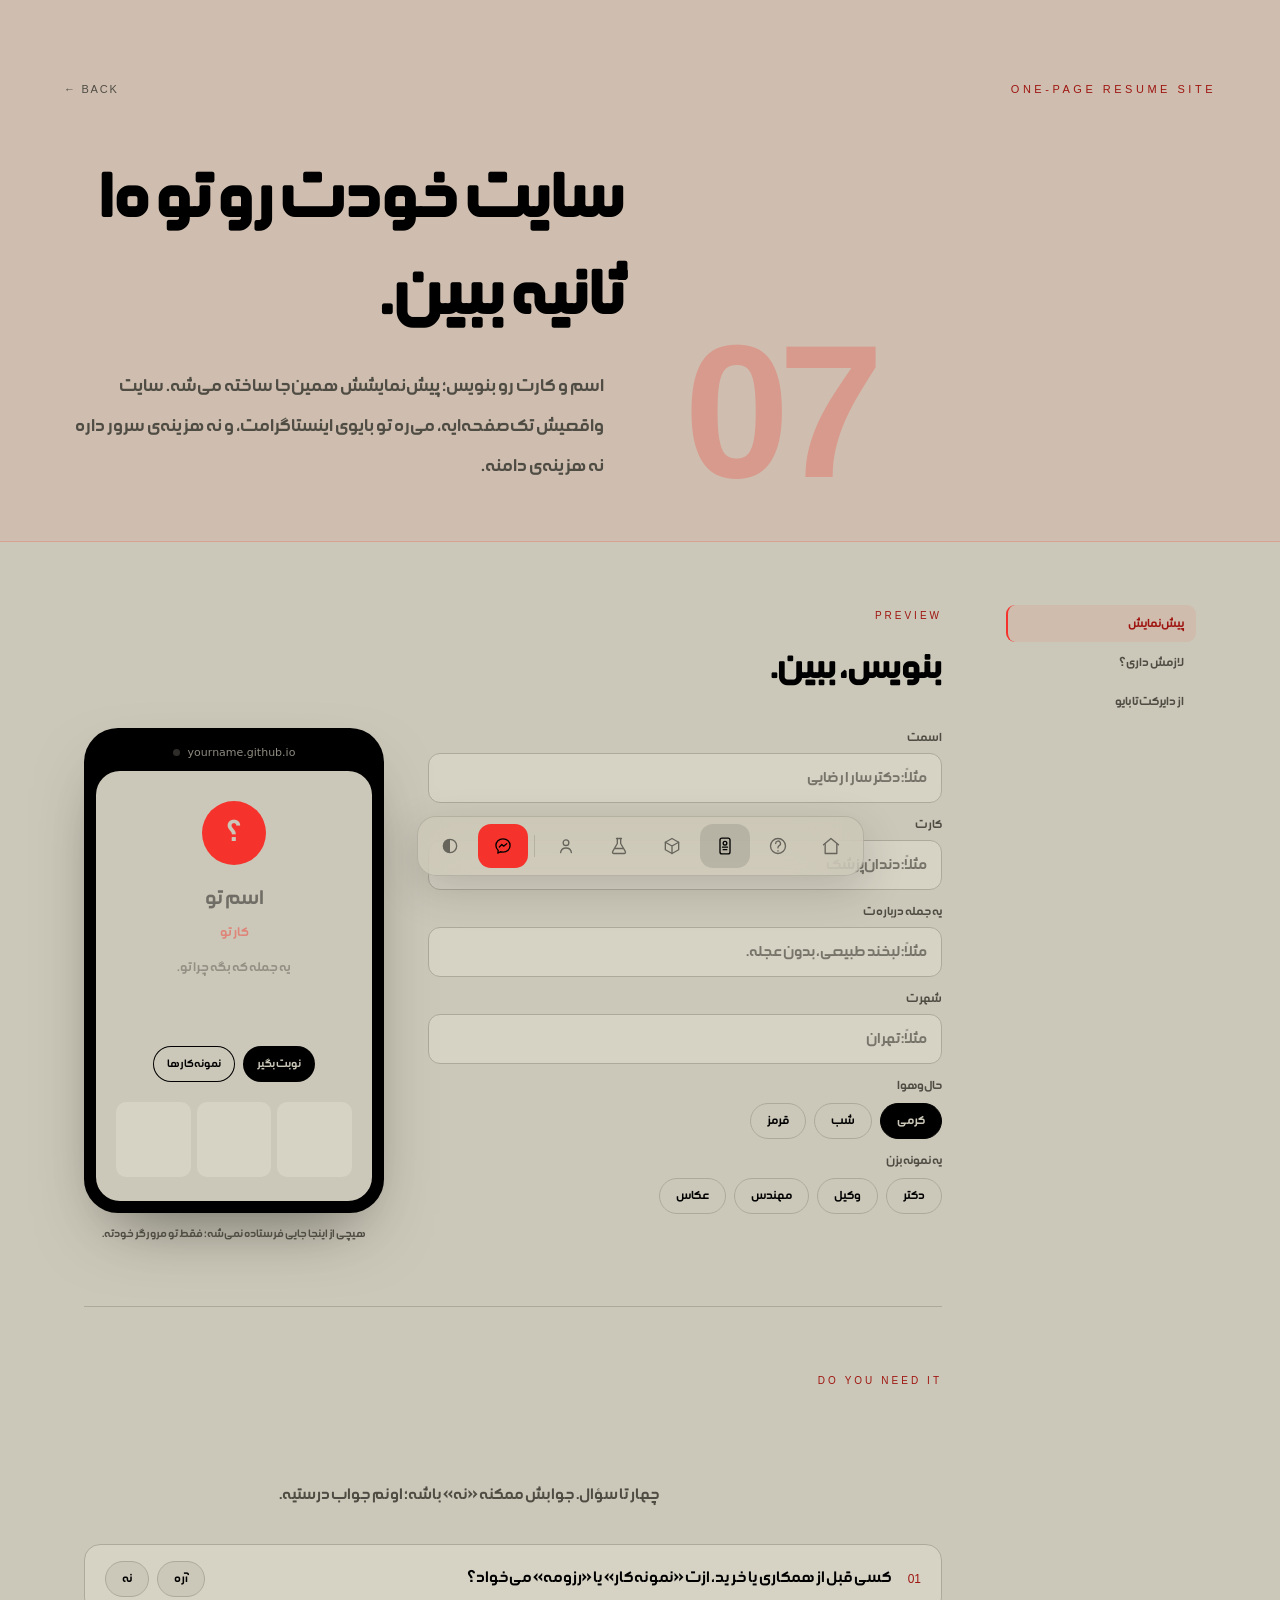
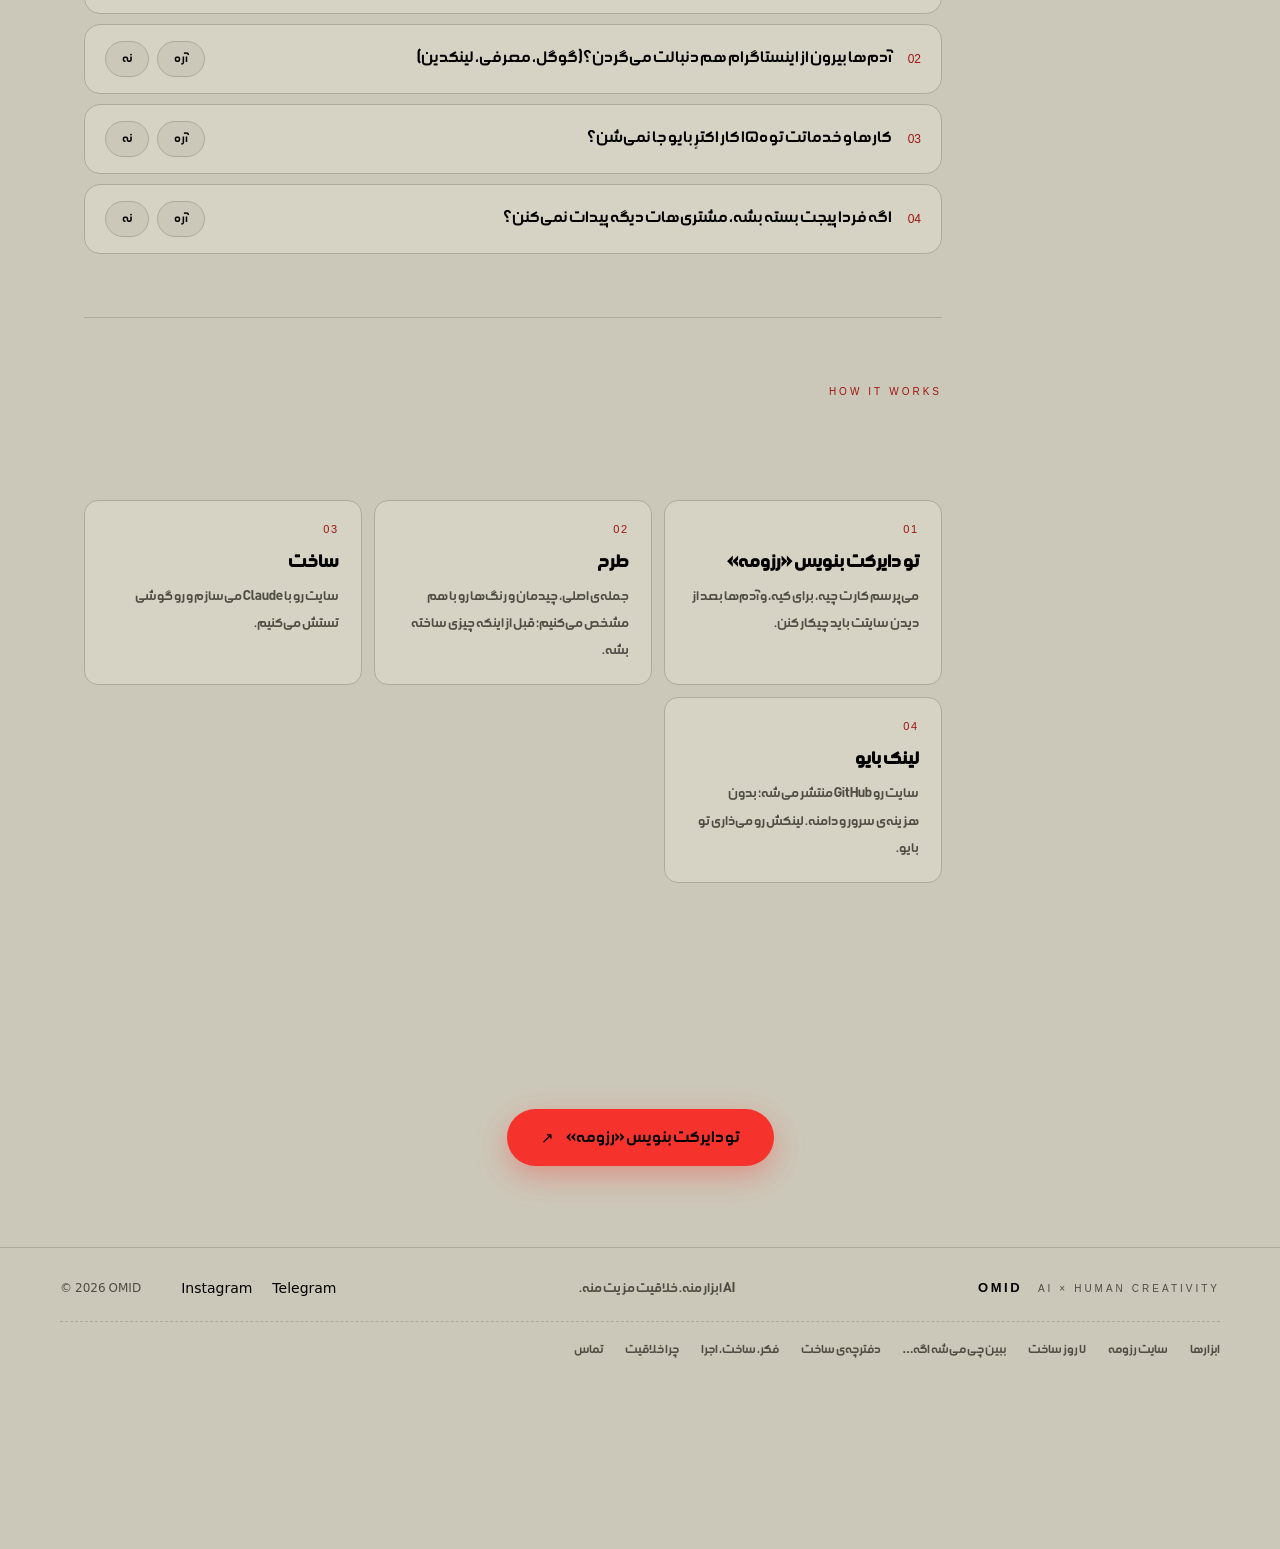
<file: resume.html>
<!doctype html>
<html lang="fa" dir="rtl" data-theme="light">
<head>
<meta charset="utf-8">
<meta http-equiv="Content-Security-Policy" content="default-src 'none'; script-src 'self'; style-src 'self'; img-src 'self'; font-src 'self'; connect-src 'none'; media-src 'none'; object-src 'none'; base-uri 'none'; form-action 'none'; require-trusted-types-for 'script'; trusted-types 'none'; upgrade-insecure-requests">
<meta name="referrer" content="strict-origin-when-cross-origin">
<meta name="viewport" content="width=device-width,initial-scale=1,viewport-fit=cover">
<title>سایت رزومه — OMID</title>
<meta name="description" content="سایت تک‌صفحه‌ای برای بایوی اینستاگرامت؛ بدون هزینه‌ی سرور و بدون هزینه‌ی دامنه. اول همین‌جا پیش‌نمایشش رو ببین.">
<meta property="og:type" content="website">
<meta property="og:site_name" content="OMID">
<meta property="og:locale" content="fa_IR">
<meta property="og:url" content="https://omidkhavari1708-pixel.github.io/itsomid/resume.html">
<meta property="og:title" content="سایت رزومه — OMID">
<meta property="og:description" content="سایت تک‌صفحه‌ای برای بایوی اینستاگرامت؛ بدون هزینه‌ی سرور و بدون هزینه‌ی دامنه. اول همین‌جا پیش‌نمایشش رو ببین.">
<meta property="og:image" content="https://omidkhavari1708-pixel.github.io/itsomid/assets/og-omid-2026.jpg">
<meta property="og:image:width" content="1200">
<meta property="og:image:height" content="630">
<meta property="og:image:alt" content="امید، با امضای دست‌نویس اسمش">
<meta name="twitter:card" content="summary_large_image">
<meta name="twitter:title" content="سایت رزومه — OMID">
<meta name="twitter:description" content="سایت تک‌صفحه‌ای برای بایوی اینستاگرامت؛ بدون هزینه‌ی سرور و بدون هزینه‌ی دامنه. اول همین‌جا پیش‌نمایشش رو ببین.">
<meta name="twitter:image" content="https://omidkhavari1708-pixel.github.io/itsomid/assets/og-omid-2026.jpg">
<link rel="canonical" href="https://omidkhavari1708-pixel.github.io/itsomid/resume.html">
<link rel="alternate" type="text/markdown" href="resume.md" title="نسخه‌ی متنی برای AI">
<meta name="theme-color" content="#CCC8B9">
<link rel="icon" href="assets/favicon.svg" type="image/svg+xml">
<link rel="preload" href="fonts/nimkat.woff2" as="font" type="font/woff2" crossorigin>
<link rel="stylesheet" href="style.css?v=20261027">
<script src="theme.js?v=20261027"></script>
</head>
<body class="page c2">

<header class="band" data-name="header">
  <div class="top">
    <p class="kicker">One-page resume site</p>
    <a class="back" href="index.html">← back</a>
  </div>
  <div class="row">
    <span class="no" aria-hidden="true">07</span>
    <div>
      <h1>سایت خودت رو تو ۱۰ ثانیه ببین.</h1>
      <p class="sub">اسم و کارت رو بنویس؛ پیش‌نمایشش همین‌جا ساخته می‌شه. سایت واقعیش تک‌صفحه‌ایه، می‌ره تو بایوی اینستاگرامت، و نه هزینه‌ی سرور داره نه هزینه‌ی دامنه.</p>
    </div>
  </div>
</header>

<main class="body">
  <nav class="index" aria-label="فهرست"><ol>
    <li><a href="#s0" class="on">پیش‌نمایش</a></li>
    <li><a href="#s1">لازمش داری؟</a></li>
    <li><a href="#s2">از دایرکت تا بایو</a></li>
    
  </ol></nav>
  <div>
<section class="sec" id="s0" data-name="Preview">
  <p class="lbl">Preview</p>
  <h2>بنویس، ببین.</h2>
  
  
  <div class="viz pv" data-pv>
  <div class="pv-form">
    <label class="pv-f"><span>اسمت</span><input type="text" data-pv-in="name" maxlength="32" placeholder="مثلاً: دکتر سارا رضایی" autocomplete="off" spellcheck="false"></label>
    <label class="pv-f"><span>کارت</span><input type="text" data-pv-in="job" maxlength="40" placeholder="مثلاً: دندان‌پزشک" autocomplete="off" spellcheck="false"></label>
    <label class="pv-f"><span>یه جمله درباره‌ت</span><input type="text" data-pv-in="line" maxlength="80" placeholder="مثلاً: لبخند طبیعی، بدون عجله." autocomplete="off" spellcheck="false"></label>
    <label class="pv-f"><span>شهرت</span><input type="text" data-pv-in="city" maxlength="20" placeholder="مثلاً: تهران" autocomplete="off" spellcheck="false"></label>
    <div class="pv-row"><span class="pv-k">حال‌وهوا</span><div class="pv-chips" role="radiogroup" aria-label="حال‌وهوا">
      <button type="button" class="chip" role="radio" aria-checked="true" data-pv-style="creme">کرمی</button>
      <button type="button" class="chip" role="radio" aria-checked="false" data-pv-style="night">شب</button>
      <button type="button" class="chip" role="radio" aria-checked="false" data-pv-style="scarlet">قرمز</button>
    </div></div>
    <div class="pv-row"><span class="pv-k">یه نمونه بزن</span><div class="pv-chips">
      <button type="button" class="chip" data-pv-preset="0">دکتر</button>
      <button type="button" class="chip" data-pv-preset="1">وکیل</button>
      <button type="button" class="chip" data-pv-preset="2">مهندس</button>
      <button type="button" class="chip" data-pv-preset="3">عکاس</button>
    </div></div>
  </div>
  <figure class="pv-phone">
    <div class="pv-screen" data-pv-screen data-style="creme">
      <p class="pv-bar"><i aria-hidden="true"></i><span class="en" data-pv-url>yourname.github.io</span></p>
      <div class="pv-site">
        <span class="pv-mono" data-pv-mono aria-hidden="true">؟</span>
        <p class="pv-name" data-pv-out="name">اسم تو</p>
        <p class="pv-job" data-pv-out="job">کار تو</p>
        <p class="pv-line" data-pv-out="line">یه جمله که بگه چرا تو.</p>
        <p class="pv-city" data-pv-out="city"></p>
        <p class="pv-btns" aria-hidden="true"><span>نوبت بگیر</span><span>نمونه‌کارها</span></p>
        <p class="pv-cards" aria-hidden="true"><i></i><i></i><i></i></p>
      </div>
    </div>
    <figcaption>هیچی از اینجا جایی فرستاده نمی‌شه؛ فقط تو مرورگر خودته.</figcaption>
  </figure>
</div>
</section>

<section class="sec" id="s1" data-name="Do you need it">
  <p class="lbl">Do you need it</p>
  <h2>سایت لازم داری یا اینستاگرامت کافیه؟</h2>
  <p>چهار تا سؤال. جوابش ممکنه «نه» باشه؛ اونم جواب درستیه.</p>
  
  <div class="viz quiz" data-quiz>
  <ol class="qz-list">
    <li class="qz"><span class="qz-n en">01</span><p class="qz-q">کسی قبل از همکاری یا خرید، ازت «نمونه‌کار» یا «رزومه» می‌خواد؟</p><p class="qz-a">
      <button type="button" class="chip" data-qz="0" data-v="1" aria-pressed="false">آره</button>
      <button type="button" class="chip" data-qz="0" data-v="0" aria-pressed="false">نه</button></p></li>
    <li class="qz"><span class="qz-n en">02</span><p class="qz-q">آدم‌ها بیرون از اینستاگرام هم دنبالت می‌گردن؟ (گوگل، معرفی، لینکدین)</p><p class="qz-a">
      <button type="button" class="chip" data-qz="1" data-v="1" aria-pressed="false">آره</button>
      <button type="button" class="chip" data-qz="1" data-v="0" aria-pressed="false">نه</button></p></li>
    <li class="qz"><span class="qz-n en">03</span><p class="qz-q">کارها و خدماتت تو ۱۵۰ کاراکترِ بایو جا نمی‌شن؟</p><p class="qz-a">
      <button type="button" class="chip" data-qz="2" data-v="1" aria-pressed="false">آره</button>
      <button type="button" class="chip" data-qz="2" data-v="0" aria-pressed="false">نه</button></p></li>
    <li class="qz"><span class="qz-n en">04</span><p class="qz-q">اگه فردا پیجت بسته بشه، مشتری‌هات دیگه پیدات نمی‌کنن؟</p><p class="qz-a">
      <button type="button" class="chip" data-qz="3" data-v="1" aria-pressed="false">آره</button>
      <button type="button" class="chip" data-qz="3" data-v="0" aria-pressed="false">نه</button></p></li>
  </ol>
  <div class="qz-res" data-qz-res hidden aria-live="polite">
    <p class="qz-score" data-qz-score></p>
    <h3 data-qz-h></h3>
    <p data-qz-p></p>
    <p class="cta-row">
      <a class="go sm" data-qz-dm hidden href="https://ig.me/m/itsomid1.ai" target="_blank" rel="noopener noreferrer"><span>تو دایرکت بنویس «رزومه»</span><span class="ar">↗</span></a>
      <a class="go sm ghost" data-qz-self hidden href="7-days.html"><span>خودت بسازش: ۷ روز</span><span class="ar">←</span></a>
    </p>
  </div>
</div>
</section>

<section class="sec" id="s2" data-name="How it works">
  <p class="lbl">How it works</p>
  <h2>از دایرکت تا لینک بایو</h2>
  
  <ul class="list"><li><span class="n">01</span><h3>تو دایرکت بنویس «رزومه»</h3><p>می‌پرسم کارت چیه، برای کیه، و آدم‌ها بعد از دیدن سایتت باید چیکار کنن.</p></li><li><span class="n">02</span><h3>طرح</h3><p>جمله‌ی اصلی، چیدمان و رنگ‌ها رو با هم مشخص می‌کنیم؛ قبل از اینکه چیزی ساخته بشه.</p></li><li><span class="n">03</span><h3>ساخت</h3><p>سایت رو با Claude می‌سازم و رو گوشی تستش می‌کنیم.</p></li><li><span class="n">04</span><h3>لینک بایو</h3><p>سایت رو GitHub منتشر می‌شه؛ بدون هزینه‌ی سرور و دامنه. لینکش رو می‌ذاری تو بایو.</p></li></ul>
  
</section>

  </div>
</main>

<section class="sec cta" data-name="CTA">
  <h2>اینو واقعی می‌خوای؟</h2>
  <div class="cta-row"><a class="go" href="https://ig.me/m/itsomid1.ai" target="_blank" rel="noopener noreferrer"><span>تو دایرکت بنویس «رزومه»</span><span class="ar">↗</span></a></div>
</section>

<footer class="foot">
  <div class="foot-in">
    <p class="foot-brand en">OMID <span>AI × HUMAN CREATIVITY</span></p>
    <p class="foot-rule">AI ابزار منه. خلاقیت مزیت منه.</p>
    <p class="foot-links en"><a href="https://instagram.com/itsomid1.ai" target="_blank" rel="noopener noreferrer">Instagram</a><a href="https://t.me/itsomidai" target="_blank" rel="noopener noreferrer">Telegram</a></p>
    <p class="foot-copy en">© 2026 OMID</p>
  </div>
  <nav class="foot-map" aria-label="همه‌ی صفحه‌ها"><a href="tools.html">ابزارها</a><a href="resume.html">سایت رزومه</a><a href="7-days.html">۷ روز ساخت</a><a href="whatif.html">ببین چی می‌شه اگه…</a><a href="log.html">دفترچه‌ی ساخت</a><a href="method.html">فکر، ساخت، اجرا</a><a href="why-ai.html">چرا خلاقیت</a><a href="contact.html">تماس</a></nav>
</footer>
<nav class="dock" aria-label="ناوبری">
  <a href="index.html" data-lbl="خانه" aria-label="خانه"><svg viewBox="0 0 24 24" aria-hidden="true"><path d="M3 10.5 12 3l9 7.5"/><path d="M5 9.5V21h14V9.5"/></svg></a>
  <a href="whatif.html" data-lbl="ببین چی می‌شه اگه…" aria-label="ببین چی می‌شه اگه…"><svg viewBox="0 0 24 24" aria-hidden="true"><path d="M9.2 9a2.9 2.9 0 1 1 4.3 2.5c-.9.5-1.5 1.2-1.5 2.2v.6"/><path d="M12 17.6v.4"/><circle cx="12" cy="12" r="9"/></svg></a>
  <a href="resume.html" aria-current="page" data-lbl="سایت رزومه" aria-label="سایت رزومه"><svg viewBox="0 0 24 24" aria-hidden="true"><rect x="6" y="2.5" width="12" height="19" rx="2.4"/><circle cx="12" cy="8.6" r="2.2"/><path d="M9 13.4h6M9.8 16.4h4.4"/></svg></a>
  <a href="tools.html" data-lbl="ابزارها" aria-label="ابزارها"><svg viewBox="0 0 24 24" aria-hidden="true"><path d="M4 7.5 12 3l8 4.5v9L12 21l-8-4.5z"/><path d="m4 7.5 8 4.5 8-4.5M12 12v9"/></svg></a>
  <a href="lab.html" data-lbl="آزمایشگاه" aria-label="آزمایشگاه"><svg viewBox="0 0 24 24" aria-hidden="true"><path d="M9 3h6"/><path d="M10 3v6l-5.5 9.5A1.6 1.6 0 0 0 5.9 21h12.2a1.6 1.6 0 0 0 1.4-2.5L14 9V3"/><path d="M7.4 15h9.2"/></svg></a>
  <a href="about.html" data-lbl="امید کیه" aria-label="امید کیه"><svg viewBox="0 0 24 24" aria-hidden="true"><circle cx="12" cy="8" r="3.4"/><path d="M5.5 20c.6-3.7 3.3-5.6 6.5-5.6s5.9 1.9 6.5 5.6"/></svg></a>
  <span class="sep"></span>
  <a class="dock-dm" href="https://ig.me/m/itsomid1.ai" target="_blank" rel="noopener noreferrer" data-lbl="دایرکت: بنویس «رزومه»" aria-label="پیام تو اینستاگرام؛ بنویس رزومه"><svg viewBox="0 0 24 24" aria-hidden="true"><path d="M12 3.5c-4.9 0-8.5 3.4-8.5 7.9 0 2.4 1 4.4 2.8 5.9l-.5 3.2 3.1-1.6c1 .3 2 .4 3.1.4 4.9 0 8.5-3.4 8.5-7.9S16.9 3.5 12 3.5Z"/><path d="m7.6 13.3 3-3.1 2.2 2 3.6-2.9"/></svg></a>
  <button id="theme" type="button" data-lbl="روشن / تاریک" aria-label="تغییر روشنایی"><svg viewBox="0 0 24 24" aria-hidden="true"><circle cx="12" cy="12" r="8"/><path d="M12 4a8 8 0 0 0 0 16z" fill="currentColor" stroke="none"/></svg></button>
</nav>
<aside class="toast" data-news="1405-08-05" hidden aria-label="تازه‌های سایت">
  <p class="toast-k"><i aria-hidden="true"></i>تازه اضافه شد</p>
  <ul><li><a href="tools.html#s0">اسکیل اینستاگرام فارسی: PDF راهنما و خود اسکیل، رایگان<span class="ar" aria-hidden="true">←</span></a></li></ul>
  <button type="button" class="toast-x" data-news-x aria-label="بستن">×</button>
</aside>
<div class="blueprint" aria-hidden="true"><div class="bp-cols"><i></i><i></i><i></i><i></i><i></i><i></i><i></i><i></i><i></i><i></i><i></i><i></i></div></div>
<script src="app.js?v=20261027" defer></script>
<script src="tools.js?v=20261027" defer></script>
</body>
</html>
</file>
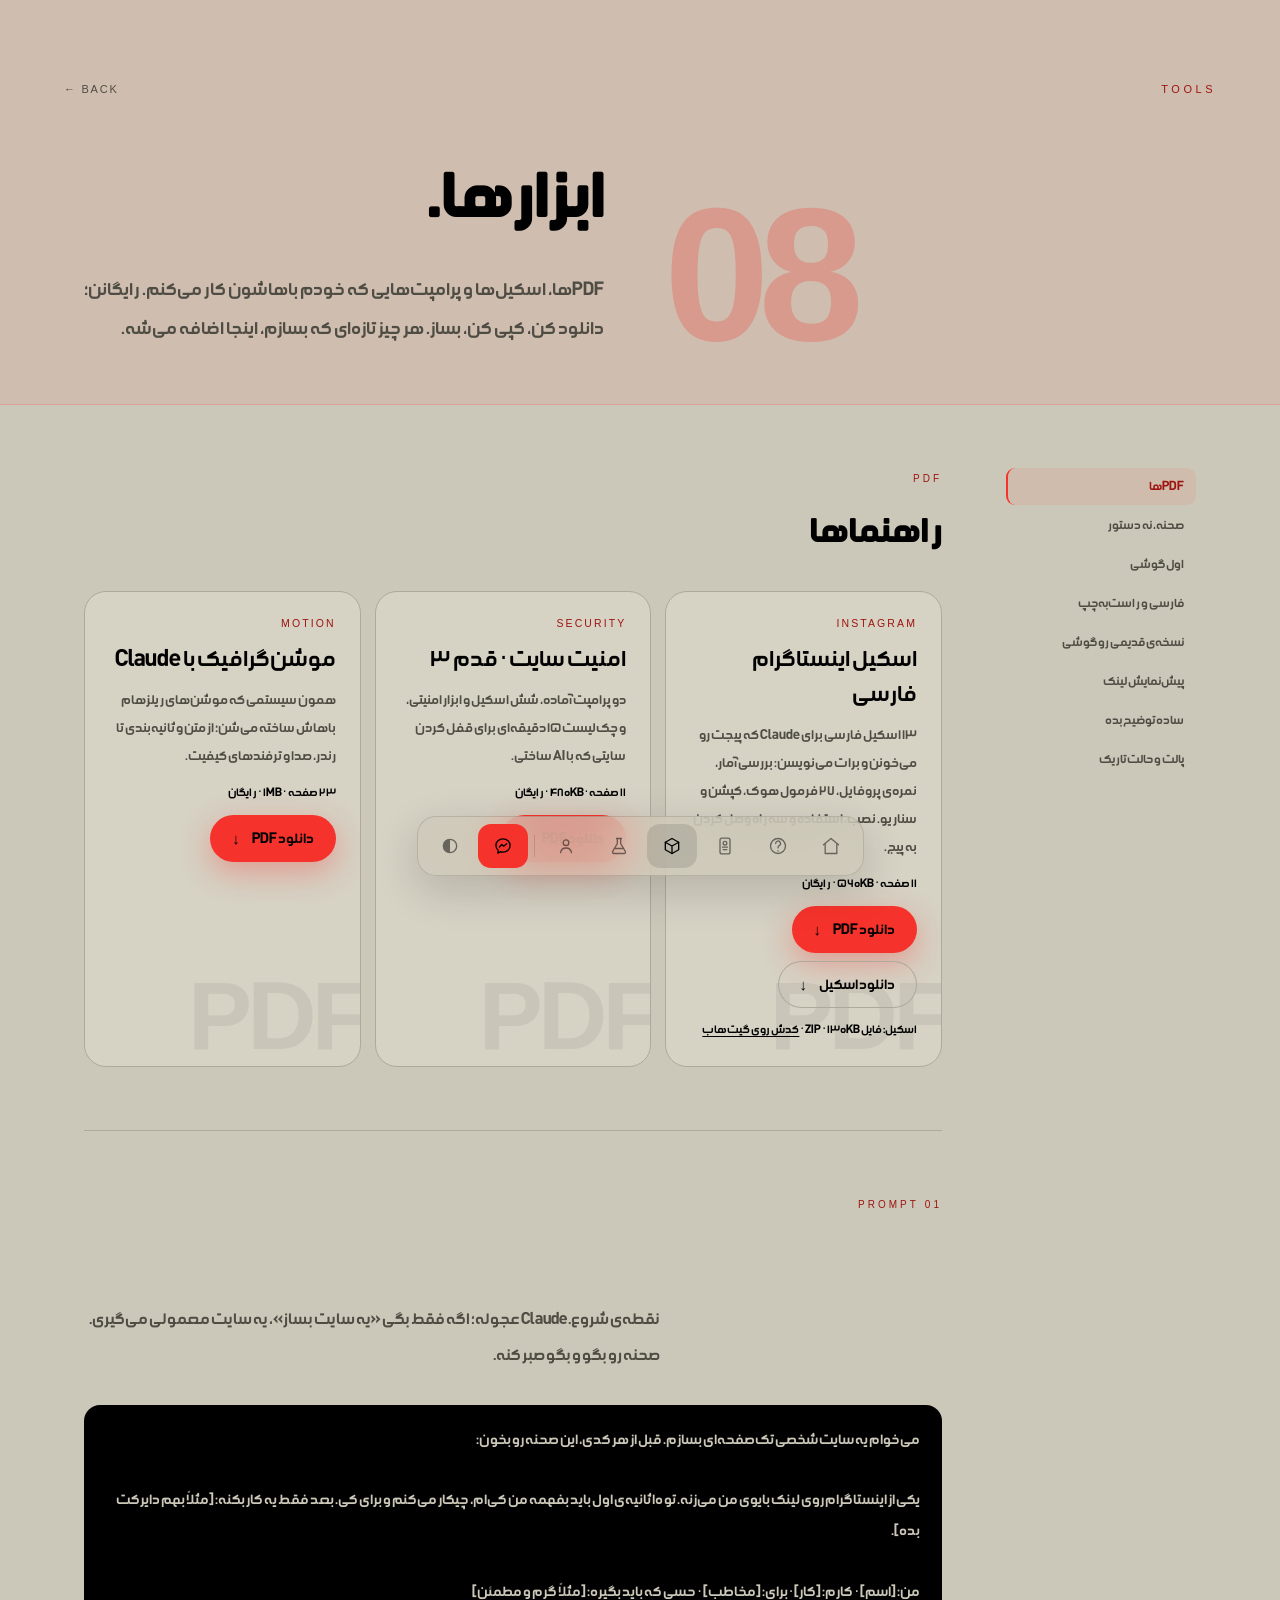
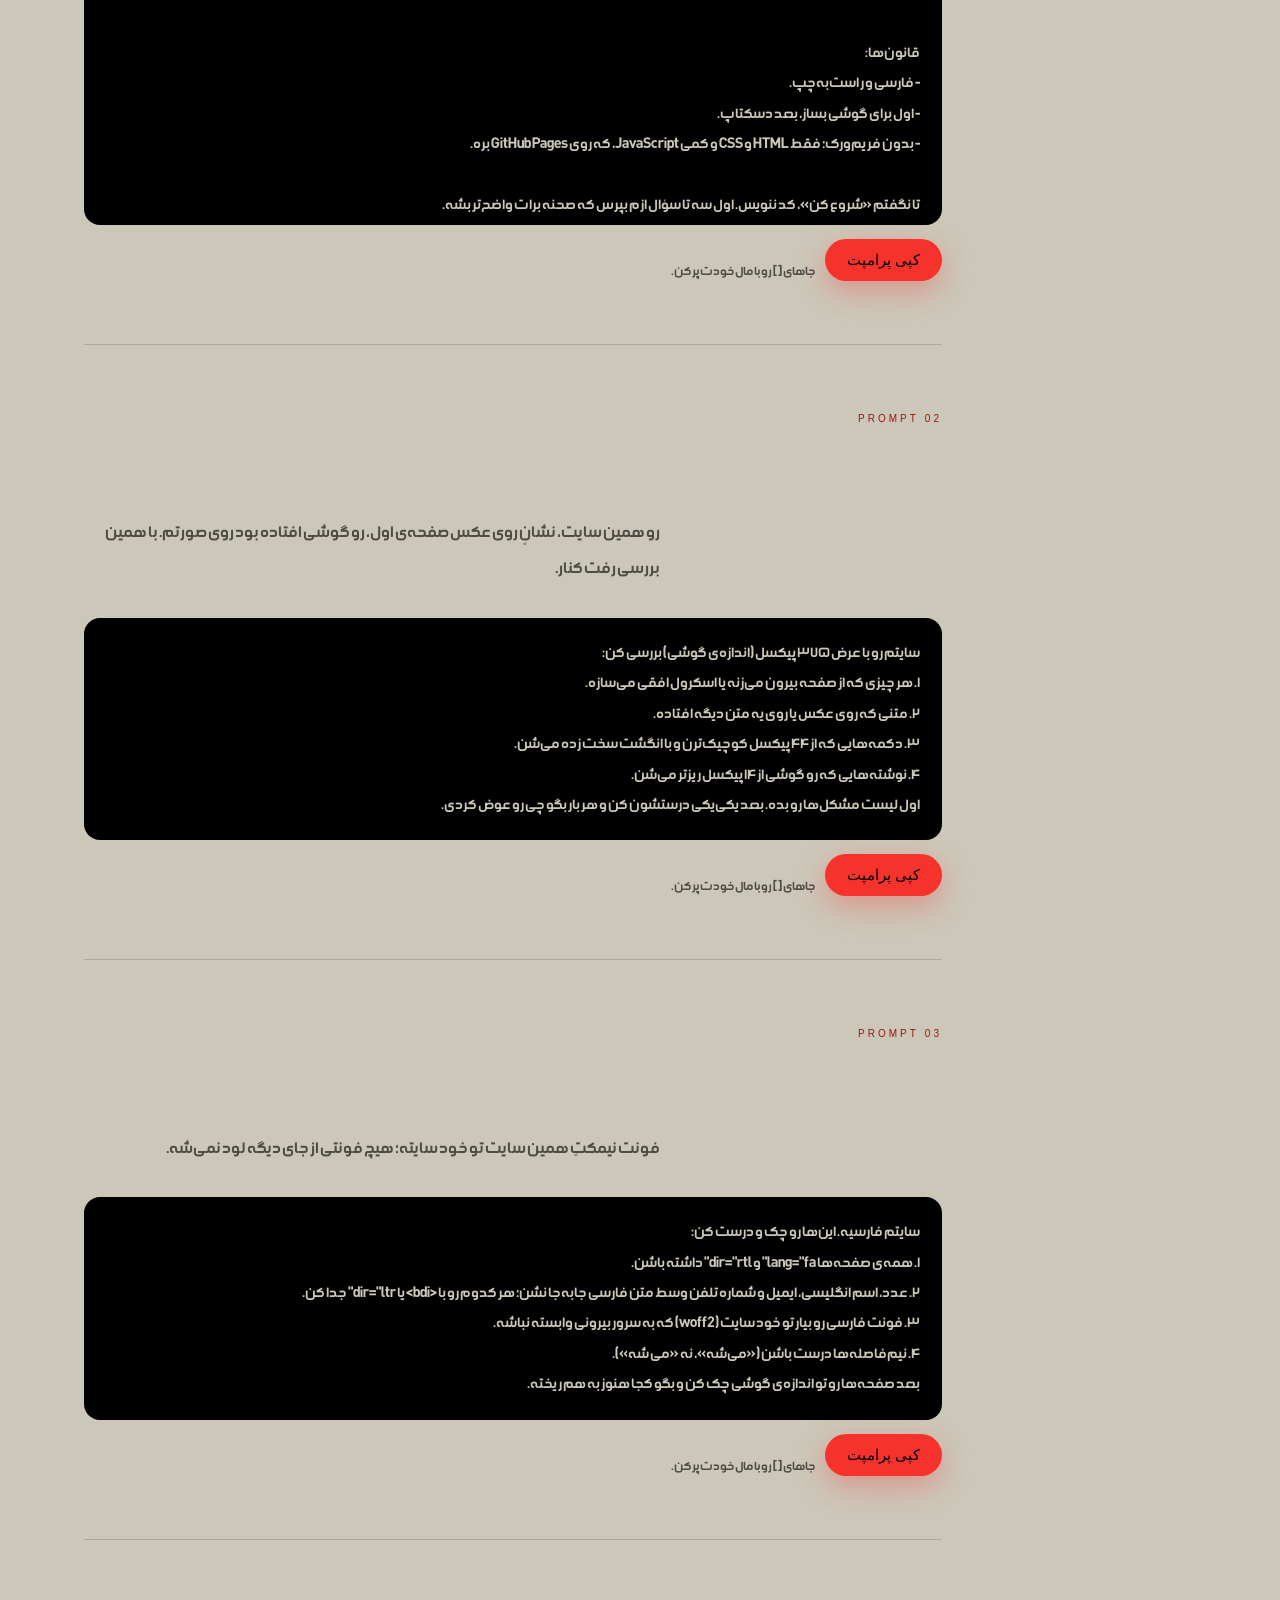
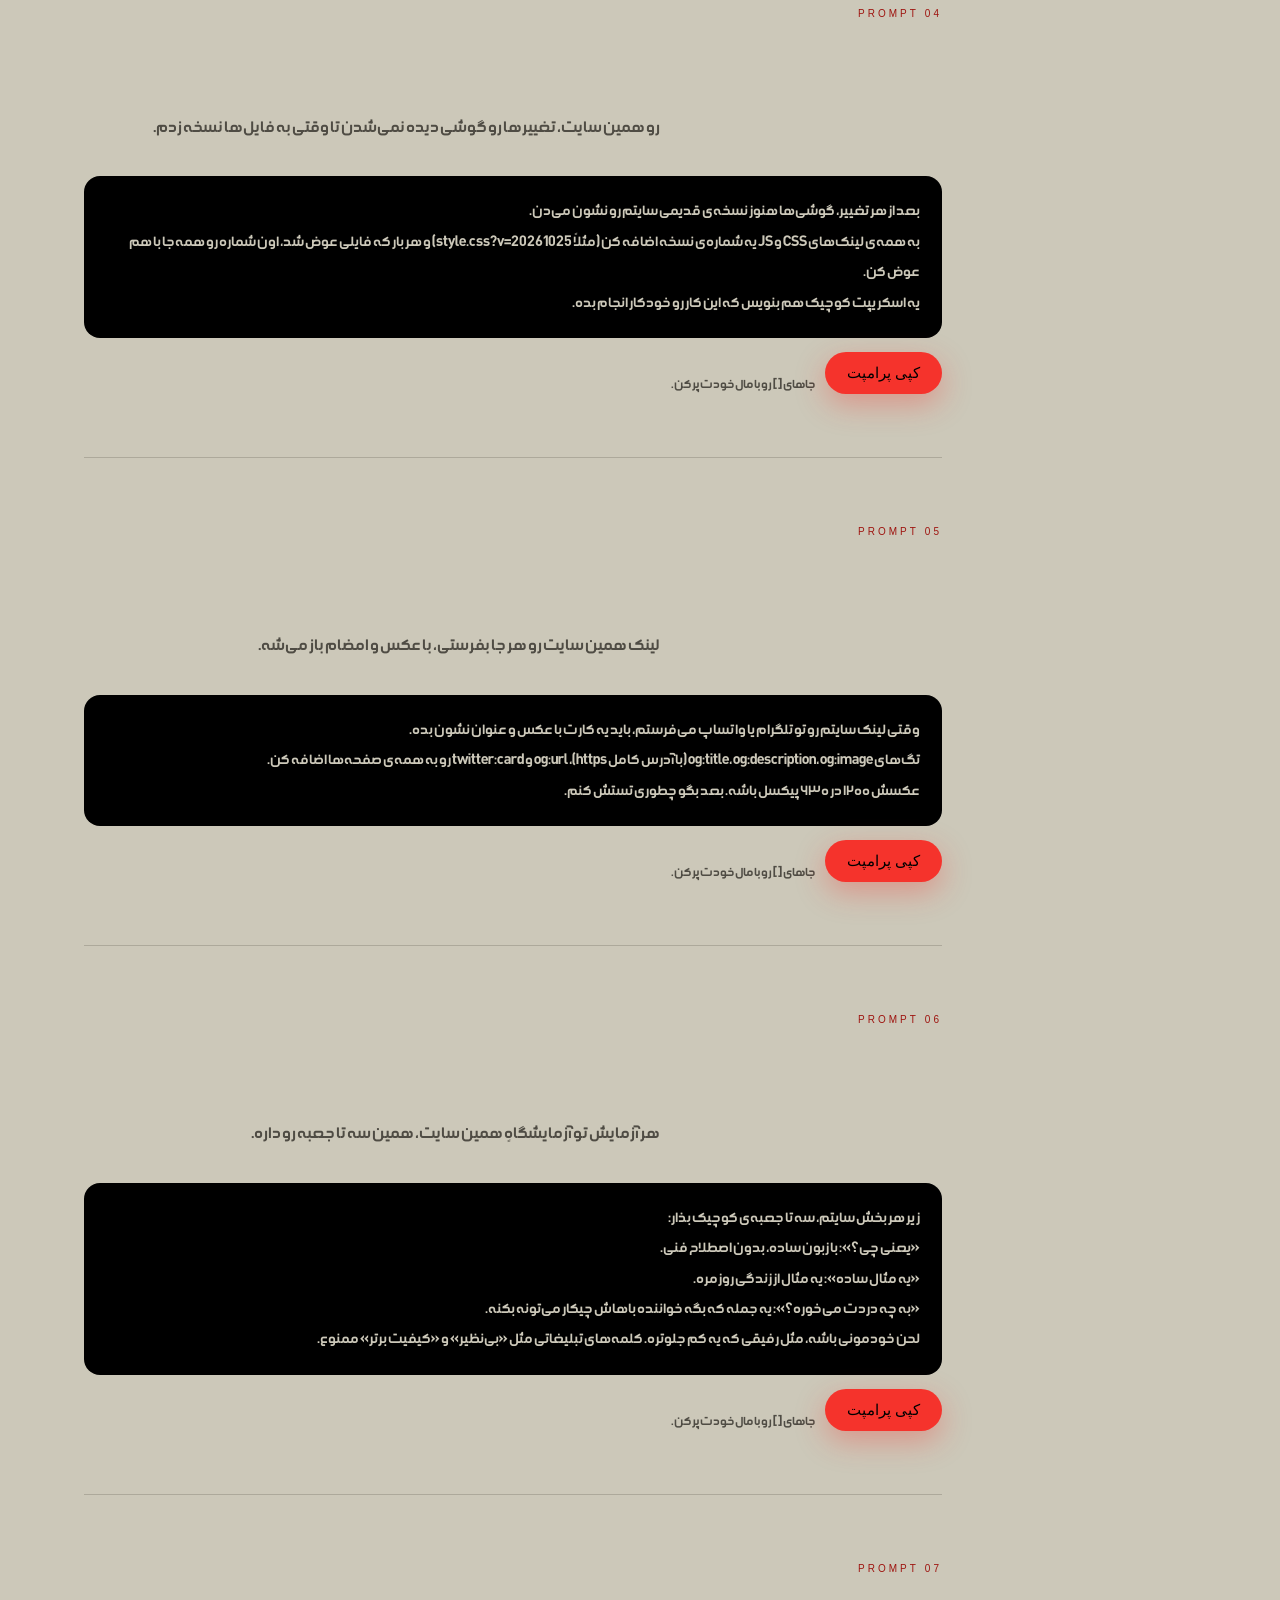
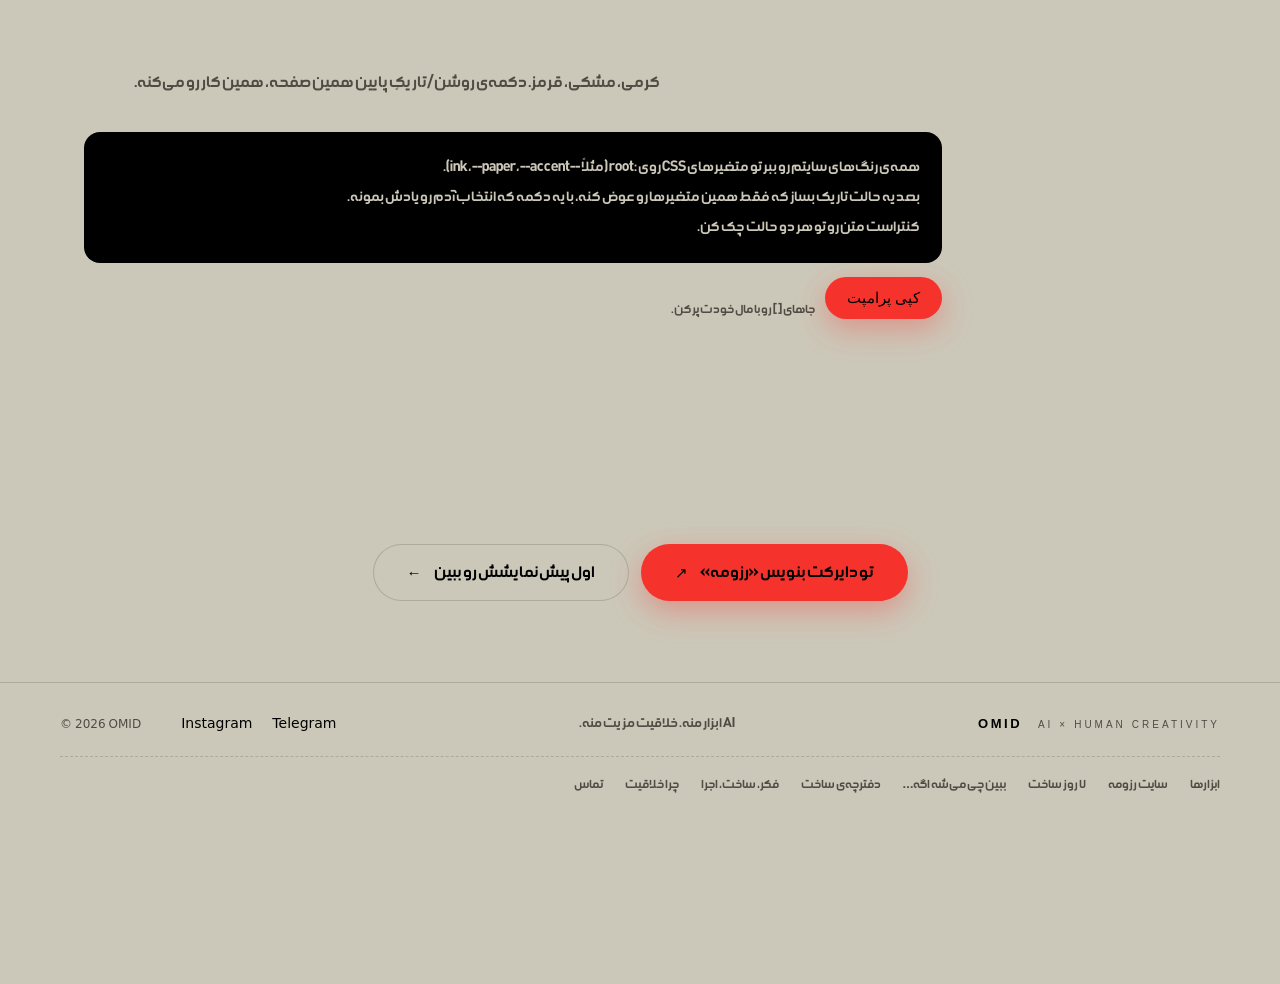
<file: tools.html>
<!doctype html>
<html lang="fa" dir="rtl" data-theme="light">
<head>
<meta charset="utf-8">
<meta http-equiv="Content-Security-Policy" content="default-src 'none'; script-src 'self'; style-src 'self'; img-src 'self'; font-src 'self'; connect-src 'none'; media-src 'none'; object-src 'none'; base-uri 'none'; form-action 'none'; require-trusted-types-for 'script'; trusted-types 'none'; upgrade-insecure-requests">
<meta name="referrer" content="strict-origin-when-cross-origin">
<meta name="viewport" content="width=device-width,initial-scale=1,viewport-fit=cover">
<title>ابزارها — OMID</title>
<meta name="description" content="PDFها و پرامپت‌هایی که خودم باهاشون کار می‌کنم. رایگانن؛ دانلود کن، کپی کن، بساز.">
<meta property="og:type" content="website">
<meta property="og:site_name" content="OMID">
<meta property="og:locale" content="fa_IR">
<meta property="og:url" content="https://omidkhavari1708-pixel.github.io/itsomid/tools.html">
<meta property="og:title" content="ابزارها — OMID">
<meta property="og:description" content="PDFها و پرامپت‌هایی که خودم باهاشون کار می‌کنم. رایگانن؛ دانلود کن، کپی کن، بساز.">
<meta property="og:image" content="https://omidkhavari1708-pixel.github.io/itsomid/assets/og-omid-2026.jpg">
<meta property="og:image:width" content="1200">
<meta property="og:image:height" content="630">
<meta property="og:image:alt" content="امید، با امضای دست‌نویس اسمش">
<meta name="twitter:card" content="summary_large_image">
<meta name="twitter:title" content="ابزارها — OMID">
<meta name="twitter:description" content="PDFها و پرامپت‌هایی که خودم باهاشون کار می‌کنم. رایگانن؛ دانلود کن، کپی کن، بساز.">
<meta name="twitter:image" content="https://omidkhavari1708-pixel.github.io/itsomid/assets/og-omid-2026.jpg">
<link rel="canonical" href="https://omidkhavari1708-pixel.github.io/itsomid/tools.html">
<link rel="alternate" type="text/markdown" href="tools.md" title="نسخه‌ی متنی برای AI">
<meta name="theme-color" content="#CCC8B9">
<link rel="icon" href="assets/favicon.svg" type="image/svg+xml">
<link rel="preload" href="fonts/nimkat.woff2" as="font" type="font/woff2" crossorigin>
<link rel="stylesheet" href="style.css?v=20261027">
<script src="theme.js?v=20261027"></script>
</head>
<body class="page c3">

<header class="band" data-name="header">
  <div class="top">
    <p class="kicker">Tools</p>
    <a class="back" href="index.html">← back</a>
  </div>
  <div class="row">
    <span class="no" aria-hidden="true">08</span>
    <div>
      <h1>ابزارها.</h1>
      <p class="sub">PDFها، اسکیل‌ها و پرامپت‌هایی که خودم باهاشون کار می‌کنم. رایگانن؛ دانلود کن، کپی کن، بساز. هر چیز تازه‌ای که بسازم، اینجا اضافه می‌شه.</p>
    </div>
  </div>
</header>

<main class="body">
  <nav class="index" aria-label="فهرست"><ol>
    <li><a href="#s0" class="on">PDFها</a></li>
    <li><a href="#s1">صحنه، نه دستور</a></li>
    <li><a href="#s2">اول گوشی</a></li>
    <li><a href="#s3">فارسی و راست‌به‌چپ</a></li>
    <li><a href="#s4">نسخه‌ی قدیمی رو گوشی</a></li>
    <li><a href="#s5">پیش‌نمایش لینک</a></li>
    <li><a href="#s6">ساده توضیح بده</a></li>
    <li><a href="#s7">پالت و حالت تاریک</a></li>
    
  </ol></nav>
  <div>
<section class="sec" id="s0" data-name="PDF">
  <p class="lbl">PDF</p>
  <h2>راهنماها</h2>
  
  
  <ul class="viz pdfs">
  <li class="pdf"><span class="pdf-tag en">INSTAGRAM</span><h3>اسکیل اینستاگرام فارسی</h3><p>۱۳ اسکیل فارسی برای Claude که پیجت رو می‌خونن و برات می‌نویسن: بررسی آمار، نمره‌ی پروفایل، ۲۷ فرمول هوک، کپشن و سناریو. نصب، استفاده و سه راه وصل کردن به پیج.</p>
    <p class="pdf-meta">۱۱ صفحه · ۵۶۰KB · رایگان</p>
    <div class="pdf-acts"><a class="go sm" href="files/omid-insta-agent-fa.pdf" download><span>دانلود PDF</span><span class="ar">↓</span></a><a class="go sm ghost" href="files/instagram-agent-fa-skill.zip" download><span>دانلود اسکیل</span><span class="ar">↓</span></a></div>
    <p class="pdf-meta">اسکیل: فایل ZIP · ۱۳۰KB · <a href="https://github.com/omidkhavari1708-pixel/instagram-agent-fa" target="_blank" rel="noopener noreferrer">کدش روی گیت‌هاب</a></p></li>
  <li class="pdf"><span class="pdf-tag en">SECURITY</span><h3>امنیت سایت · قدم ۳</h3><p>دو پرامپت آماده، شش اسکیل و ابزار امنیتی، و چک‌لیست ۱۵ دقیقه‌ای برای قفل کردن سایتی که با AI ساختی.</p>
    <p class="pdf-meta">۱۱ صفحه · ۴۸۰KB · رایگان</p>
    <div class="pdf-acts"><a class="go sm" href="files/omid-amniat-site.pdf" download><span>دانلود PDF</span><span class="ar">↓</span></a></div>
    </li>
  <li class="pdf"><span class="pdf-tag en">MOTION</span><h3>موشن‌گرافیک با Claude</h3><p>همون سیستمی که موشن‌های ریلزهام باهاش ساخته می‌شن؛ از متن و ثانیه‌بندی تا رندر، صدا و ترفندهای کیفیت.</p>
    <p class="pdf-meta">۲۳ صفحه · ۱MB · رایگان</p>
    <div class="pdf-acts"><a class="go sm" href="files/omid-motion-claude.pdf" download><span>دانلود PDF</span><span class="ar">↓</span></a></div>
    </li>
</ul>
</section>

<section class="sec" id="s1" data-name="Prompt 01">
  <p class="lbl">Prompt 01</p>
  <h2>صحنه، نه دستور</h2>
  <p>نقطه‌ی شروع. Claude عجوله؛ اگه فقط بگی «یه سایت بساز»، یه سایت معمولی می‌گیری. صحنه رو بگو و بگو صبر کنه.</p>
  
  <div class="viz pc">
  <pre class="pc-text" id="pr-scene" dir="rtl">می‌خوام یه سایت شخصی تک‌صفحه‌ای بسازم. قبل از هر کدی، این صحنه رو بخون:

یکی از اینستاگرام روی لینک بایوی من می‌زنه. تو ۱۰ ثانیه‌ی اول باید بفهمه من کی‌ام، چیکار می‌کنم و برای کی. بعد فقط یه کار بکنه: [مثلاً بهم دایرکت بده].

من: [اسم] · کارم: [کار] · برای: [مخاطب] · حسی که باید بگیره: [مثلاً گرم و مطمئن]

قانون‌ها:
- فارسی و راست‌به‌چپ.
- اول برای گوشی بساز، بعد دسکتاپ.
- بدون فریم‌ورک؛ فقط HTML و CSS و کمی JavaScript، که روی GitHub Pages بره.

تا نگفتم «شروع کن»، کد ننویس. اول سه تا سؤال ازم بپرس که صحنه برات واضح‌تر بشه.</pre>
  <div class="exp-row"><button class="go sm" type="button" data-copy="pr-scene"><span>کپی پرامپت</span></button><span class="pc-hint">جاهای [ ] رو با مال خودت پر کن.</span></div>
</div>
</section>

<section class="sec" id="s2" data-name="Prompt 02">
  <p class="lbl">Prompt 02</p>
  <h2>اول گوشی</h2>
  <p>رو همین سایت، نشانِ روی عکس صفحه‌ی اول، رو گوشی افتاده بود روی صورتم. با همین بررسی رفت کنار.</p>
  
  <div class="viz pc">
  <pre class="pc-text" id="pr-mobile" dir="rtl">سایتم رو با عرض ۳۷۵ پیکسل (اندازه‌ی گوشی) بررسی کن:
۱. هر چیزی که از صفحه بیرون می‌زنه یا اسکرول افقی می‌سازه.
۲. متنی که روی عکس یا روی یه متن دیگه افتاده.
۳. دکمه‌هایی که از ۴۴ پیکسل کوچیک‌ترن و با انگشت سخت زده می‌شن.
۴. نوشته‌هایی که رو گوشی از ۱۴ پیکسل ریزتر می‌شن.
اول لیست مشکل‌ها رو بده. بعد یکی‌یکی درستشون کن و هر بار بگو چی رو عوض کردی.</pre>
  <div class="exp-row"><button class="go sm" type="button" data-copy="pr-mobile"><span>کپی پرامپت</span></button><span class="pc-hint">جاهای [ ] رو با مال خودت پر کن.</span></div>
</div>
</section>

<section class="sec" id="s3" data-name="Prompt 03">
  <p class="lbl">Prompt 03</p>
  <h2>فارسی و راست‌به‌چپ</h2>
  <p>فونت نیمکتِ همین سایت تو خود سایته؛ هیچ فونتی از جای دیگه لود نمی‌شه.</p>
  
  <div class="viz pc">
  <pre class="pc-text" id="pr-rtl" dir="rtl">سایتم فارسیه. این‌ها رو چک و درست کن:
۱. همه‌ی صفحه‌ها lang="fa" و dir="rtl" داشته باشن.
۲. عدد، اسم انگلیسی، ایمیل و شماره تلفن وسط متن فارسی جابه‌جا نشن؛ هر کدوم رو با &lt;bdi&gt; یا dir="ltr" جدا کن.
۳. فونت فارسی رو بیار تو خود سایت (woff2) که به سرور بیرونی وابسته نباشه.
۴. نیم‌فاصله‌ها درست باشن («می‌شه»، نه «می شه»).
بعد صفحه‌ها رو تو اندازه‌ی گوشی چک کن و بگو کجا هنوز به هم ریخته.</pre>
  <div class="exp-row"><button class="go sm" type="button" data-copy="pr-rtl"><span>کپی پرامپت</span></button><span class="pc-hint">جاهای [ ] رو با مال خودت پر کن.</span></div>
</div>
</section>

<section class="sec" id="s4" data-name="Prompt 04">
  <p class="lbl">Prompt 04</p>
  <h2>وقتی گوشی‌ها نسخه‌ی قدیمی رو نشون می‌دن</h2>
  <p>رو همین سایت، تغییرها رو گوشی دیده نمی‌شدن تا وقتی به فایل‌ها نسخه زدم.</p>
  
  <div class="viz pc">
  <pre class="pc-text" id="pr-cache" dir="rtl">بعد از هر تغییر، گوشی‌ها هنوز نسخه‌ی قدیمی سایتم رو نشون می‌دن.
به همه‌ی لینک‌های CSS و JS یه شماره‌ی نسخه اضافه کن (مثلاً style.css?v=20261025) و هر بار که فایلی عوض شد، اون شماره رو همه‌جا با هم عوض کن.
یه اسکریپت کوچیک هم بنویس که این کار رو خودکار انجام بده.</pre>
  <div class="exp-row"><button class="go sm" type="button" data-copy="pr-cache"><span>کپی پرامپت</span></button><span class="pc-hint">جاهای [ ] رو با مال خودت پر کن.</span></div>
</div>
</section>

<section class="sec" id="s5" data-name="Prompt 05">
  <p class="lbl">Prompt 05</p>
  <h2>پیش‌نمایش لینک تو تلگرام و واتساپ</h2>
  <p>لینک همین سایت رو هر جا بفرستی، با عکس و امضام باز می‌شه.</p>
  
  <div class="viz pc">
  <pre class="pc-text" id="pr-og" dir="rtl">وقتی لینک سایتم رو تو تلگرام یا واتساپ می‌فرستم، باید یه کارت با عکس و عنوان نشون بده.
تگ‌های og:title، og:description، og:image (با آدرس کامل https)، og:url و twitter:card رو به همه‌ی صفحه‌ها اضافه کن.
عکسش ۱۲۰۰ در ۶۳۰ پیکسل باشه. بعد بگو چطوری تستش کنم.</pre>
  <div class="exp-row"><button class="go sm" type="button" data-copy="pr-og"><span>کپی پرامپت</span></button><span class="pc-hint">جاهای [ ] رو با مال خودت پر کن.</span></div>
</div>
</section>

<section class="sec" id="s6" data-name="Prompt 06">
  <p class="lbl">Prompt 06</p>
  <h2>هر چیزی رو ساده توضیح بده</h2>
  <p>هر آزمایش تو آزمایشگاهِ همین سایت، همین سه تا جعبه رو داره.</p>
  
  <div class="viz pc">
  <pre class="pc-text" id="pr-explain" dir="rtl">زیر هر بخش سایتم، سه تا جعبه‌ی کوچیک بذار:
«یعنی چی؟»: با زبون ساده، بدون اصطلاح فنی.
«یه مثال ساده»: یه مثال از زندگی روزمره.
«به چه دردت می‌خوره؟»: یه جمله که بگه خواننده باهاش چیکار می‌تونه بکنه.
لحن خودمونی باشه، مثل رفیقی که یه کم جلوتره. کلمه‌های تبلیغاتی مثل «بی‌نظیر» و «کیفیت برتر» ممنوع.</pre>
  <div class="exp-row"><button class="go sm" type="button" data-copy="pr-explain"><span>کپی پرامپت</span></button><span class="pc-hint">جاهای [ ] رو با مال خودت پر کن.</span></div>
</div>
</section>

<section class="sec" id="s7" data-name="Prompt 07">
  <p class="lbl">Prompt 07</p>
  <h2>پالت رنگ و حالت تاریک</h2>
  <p>کرمی، مشکی، قرمز. دکمه‌ی روشن/تاریکِ پایین همین صفحه، همین کار رو می‌کنه.</p>
  
  <div class="viz pc">
  <pre class="pc-text" id="pr-theme" dir="rtl">همه‌ی رنگ‌های سایتم رو ببر تو متغیرهای CSS روی :root (مثلاً --ink، --paper، --accent).
بعد یه حالت تاریک بساز که فقط همین متغیرها رو عوض کنه، با یه دکمه که انتخاب آدم رو یادش بمونه.
کنتراست متن رو تو هر دو حالت چک کن.</pre>
  <div class="exp-row"><button class="go sm" type="button" data-copy="pr-theme"><span>کپی پرامپت</span></button><span class="pc-hint">جاهای [ ] رو با مال خودت پر کن.</span></div>
</div>
</section>

  </div>
</main>

<section class="sec cta" data-name="CTA">
  <h2>با کدومش شروع می‌کنی؟</h2>
  <div class="cta-row"><a class="go" href="https://ig.me/m/itsomid1.ai" target="_blank" rel="noopener noreferrer"><span>تو دایرکت بنویس «رزومه»</span><span class="ar">↗</span></a><a class="go ghost" href="resume.html"><span>اول پیش‌نمایشش رو ببین</span><span class="ar">←</span></a></div>
</section>

<footer class="foot">
  <div class="foot-in">
    <p class="foot-brand en">OMID <span>AI × HUMAN CREATIVITY</span></p>
    <p class="foot-rule">AI ابزار منه. خلاقیت مزیت منه.</p>
    <p class="foot-links en"><a href="https://instagram.com/itsomid1.ai" target="_blank" rel="noopener noreferrer">Instagram</a><a href="https://t.me/itsomidai" target="_blank" rel="noopener noreferrer">Telegram</a></p>
    <p class="foot-copy en">© 2026 OMID</p>
  </div>
  <nav class="foot-map" aria-label="همه‌ی صفحه‌ها"><a href="tools.html">ابزارها</a><a href="resume.html">سایت رزومه</a><a href="7-days.html">۷ روز ساخت</a><a href="whatif.html">ببین چی می‌شه اگه…</a><a href="log.html">دفترچه‌ی ساخت</a><a href="method.html">فکر، ساخت، اجرا</a><a href="why-ai.html">چرا خلاقیت</a><a href="contact.html">تماس</a></nav>
</footer>
<nav class="dock" aria-label="ناوبری">
  <a href="index.html" data-lbl="خانه" aria-label="خانه"><svg viewBox="0 0 24 24" aria-hidden="true"><path d="M3 10.5 12 3l9 7.5"/><path d="M5 9.5V21h14V9.5"/></svg></a>
  <a href="whatif.html" data-lbl="ببین چی می‌شه اگه…" aria-label="ببین چی می‌شه اگه…"><svg viewBox="0 0 24 24" aria-hidden="true"><path d="M9.2 9a2.9 2.9 0 1 1 4.3 2.5c-.9.5-1.5 1.2-1.5 2.2v.6"/><path d="M12 17.6v.4"/><circle cx="12" cy="12" r="9"/></svg></a>
  <a href="resume.html" data-lbl="سایت رزومه" aria-label="سایت رزومه"><svg viewBox="0 0 24 24" aria-hidden="true"><rect x="6" y="2.5" width="12" height="19" rx="2.4"/><circle cx="12" cy="8.6" r="2.2"/><path d="M9 13.4h6M9.8 16.4h4.4"/></svg></a>
  <a href="tools.html" aria-current="page" data-lbl="ابزارها" aria-label="ابزارها"><svg viewBox="0 0 24 24" aria-hidden="true"><path d="M4 7.5 12 3l8 4.5v9L12 21l-8-4.5z"/><path d="m4 7.5 8 4.5 8-4.5M12 12v9"/></svg></a>
  <a href="lab.html" data-lbl="آزمایشگاه" aria-label="آزمایشگاه"><svg viewBox="0 0 24 24" aria-hidden="true"><path d="M9 3h6"/><path d="M10 3v6l-5.5 9.5A1.6 1.6 0 0 0 5.9 21h12.2a1.6 1.6 0 0 0 1.4-2.5L14 9V3"/><path d="M7.4 15h9.2"/></svg></a>
  <a href="about.html" data-lbl="امید کیه" aria-label="امید کیه"><svg viewBox="0 0 24 24" aria-hidden="true"><circle cx="12" cy="8" r="3.4"/><path d="M5.5 20c.6-3.7 3.3-5.6 6.5-5.6s5.9 1.9 6.5 5.6"/></svg></a>
  <span class="sep"></span>
  <a class="dock-dm" href="https://ig.me/m/itsomid1.ai" target="_blank" rel="noopener noreferrer" data-lbl="دایرکت: بنویس «رزومه»" aria-label="پیام تو اینستاگرام؛ بنویس رزومه"><svg viewBox="0 0 24 24" aria-hidden="true"><path d="M12 3.5c-4.9 0-8.5 3.4-8.5 7.9 0 2.4 1 4.4 2.8 5.9l-.5 3.2 3.1-1.6c1 .3 2 .4 3.1.4 4.9 0 8.5-3.4 8.5-7.9S16.9 3.5 12 3.5Z"/><path d="m7.6 13.3 3-3.1 2.2 2 3.6-2.9"/></svg></a>
  <button id="theme" type="button" data-lbl="روشن / تاریک" aria-label="تغییر روشنایی"><svg viewBox="0 0 24 24" aria-hidden="true"><circle cx="12" cy="12" r="8"/><path d="M12 4a8 8 0 0 0 0 16z" fill="currentColor" stroke="none"/></svg></button>
</nav>
<aside class="toast" data-news="1405-08-05" hidden aria-label="تازه‌های سایت">
  <p class="toast-k"><i aria-hidden="true"></i>تازه اضافه شد</p>
  <ul><li><a href="tools.html#s0">اسکیل اینستاگرام فارسی: PDF راهنما و خود اسکیل، رایگان<span class="ar" aria-hidden="true">←</span></a></li></ul>
  <button type="button" class="toast-x" data-news-x aria-label="بستن">×</button>
</aside>
<div class="blueprint" aria-hidden="true"><div class="bp-cols"><i></i><i></i><i></i><i></i><i></i><i></i><i></i><i></i><i></i><i></i><i></i><i></i></div></div>
<script src="app.js?v=20261027" defer></script>
<script src="tools.js?v=20261027" defer></script>
</body>
</html>
</file>
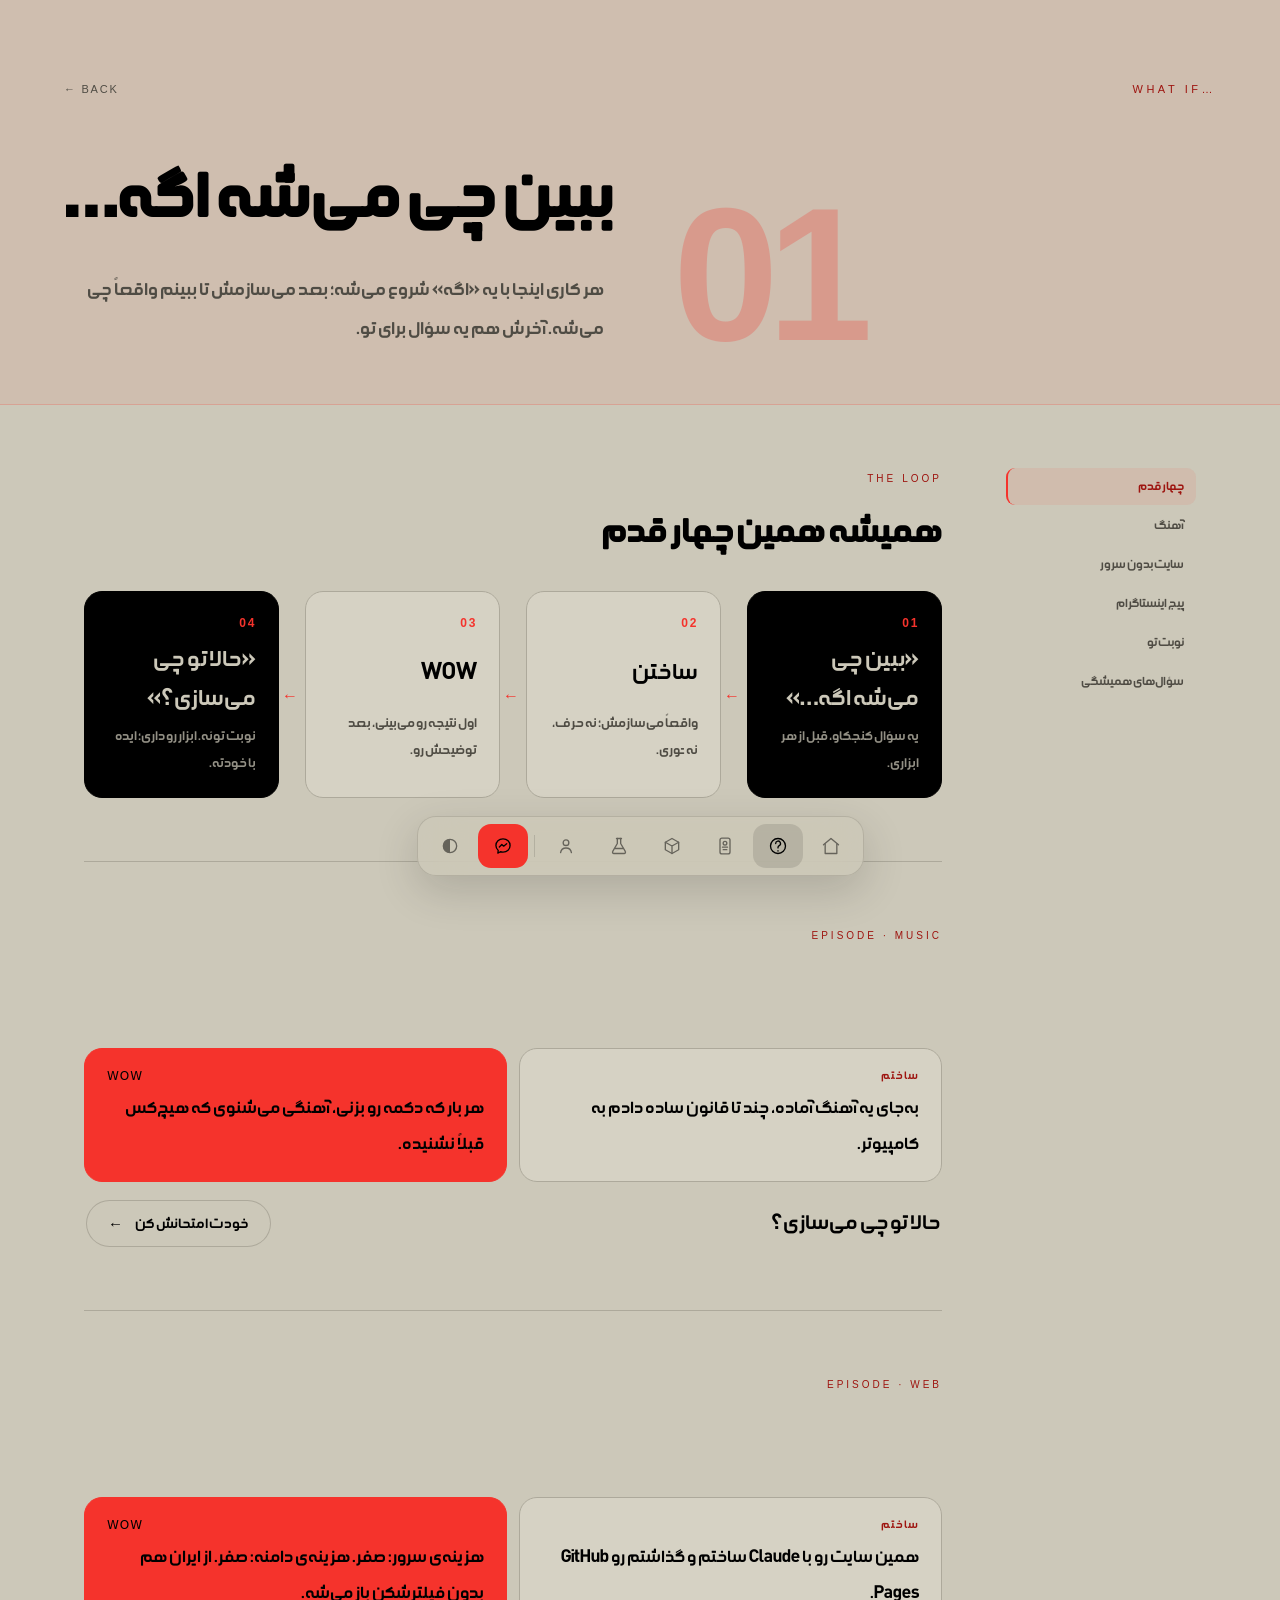
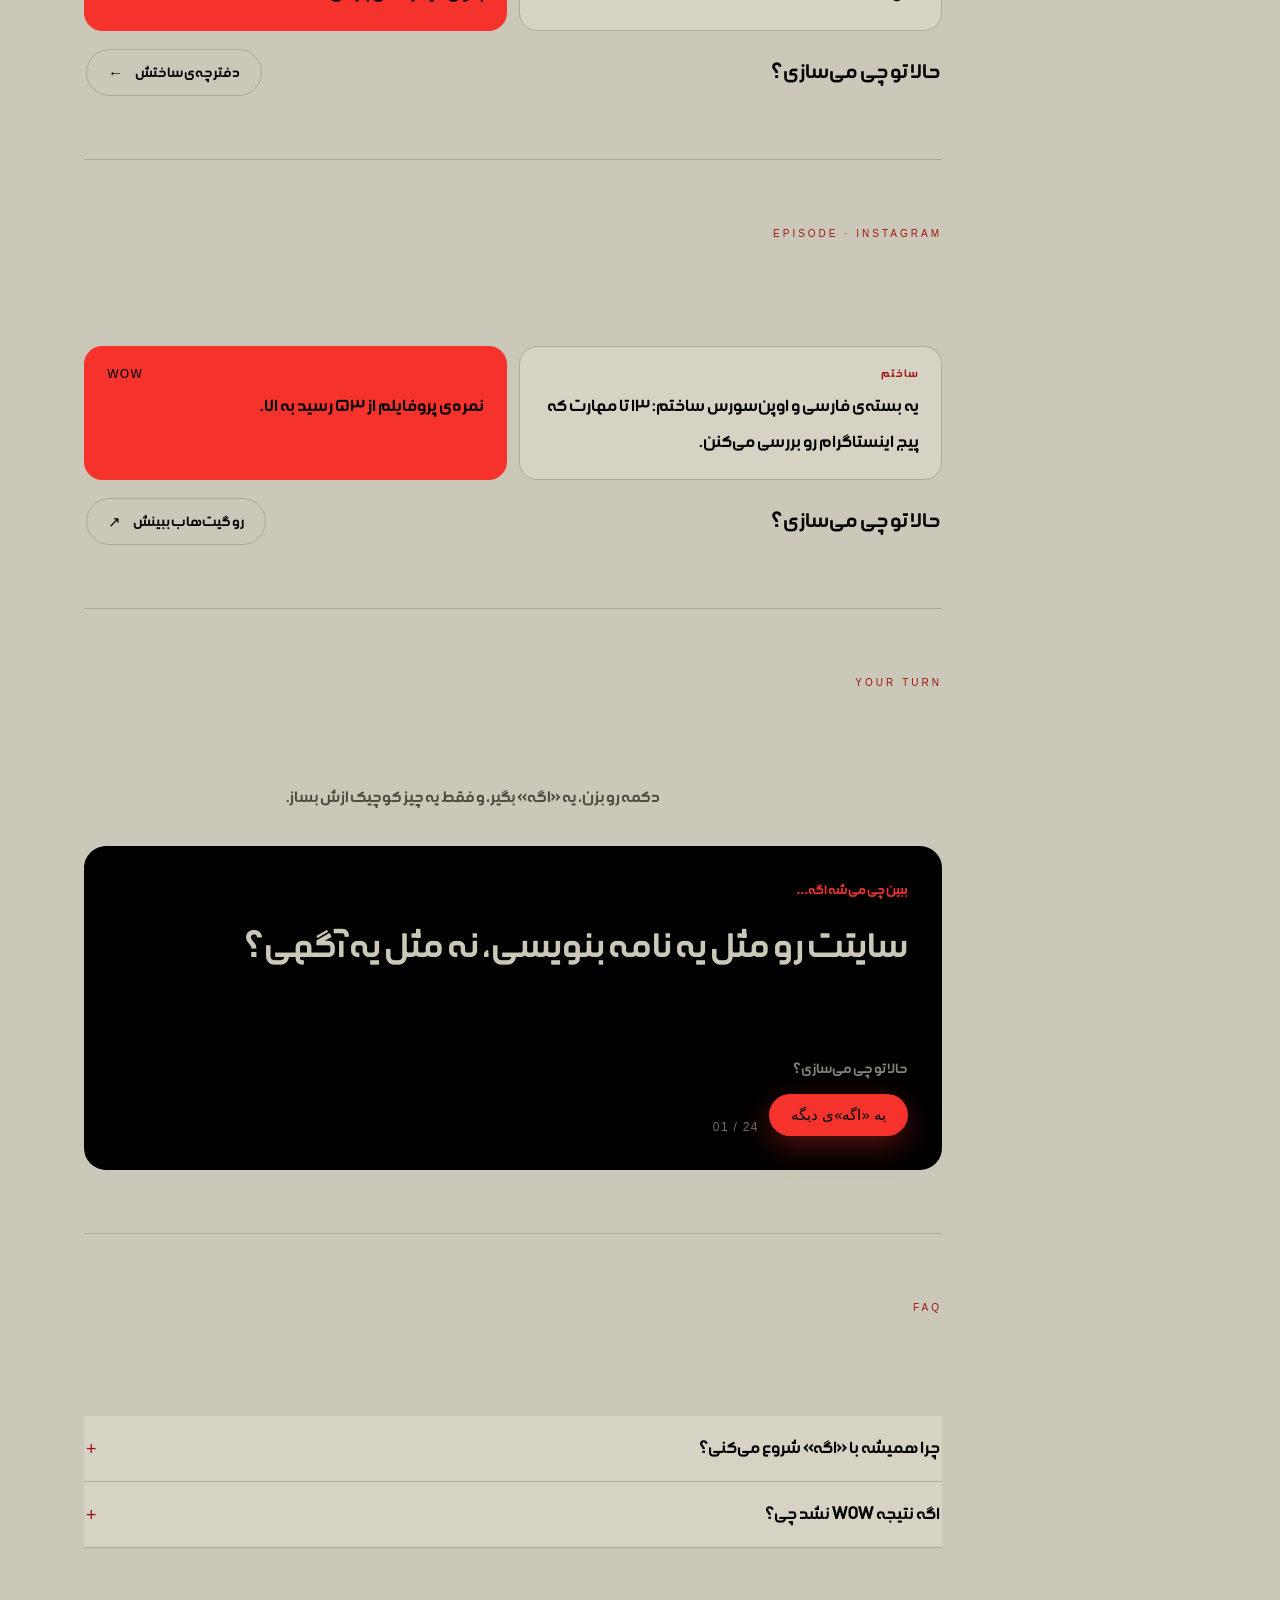
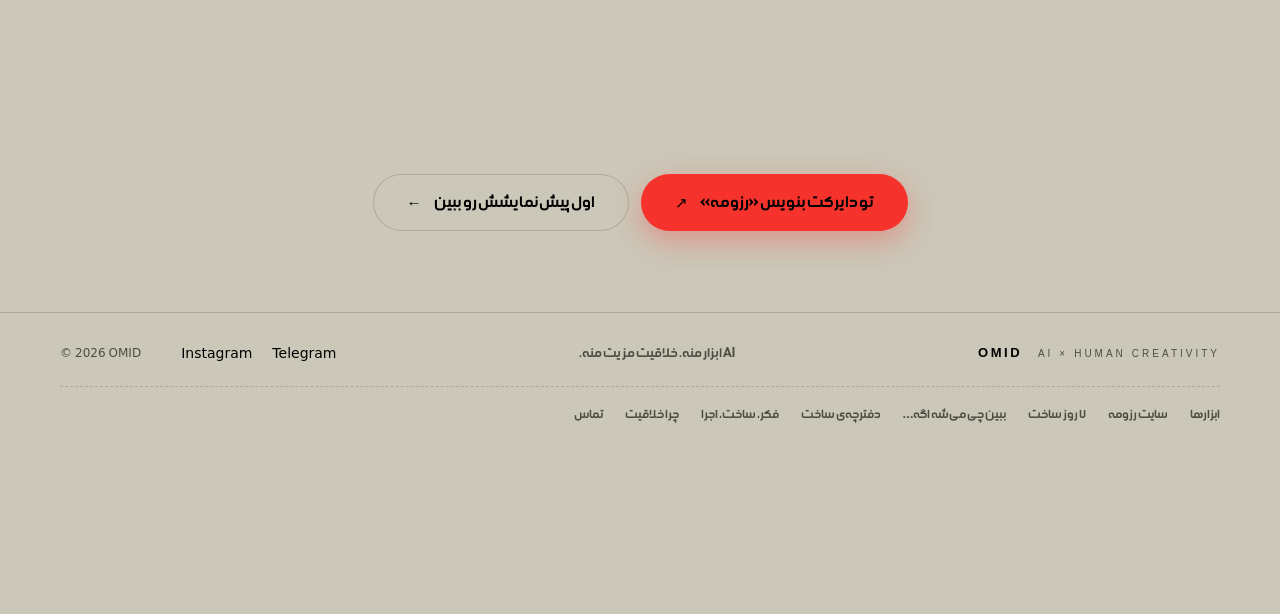
<file: vs.html>
<!doctype html>
<html lang="fa" dir="rtl">
<head>
<meta charset="utf-8">
<meta http-equiv="Content-Security-Policy" content="default-src 'none'; script-src 'self'; style-src 'self'; img-src 'self'; font-src 'self'; connect-src 'none'; media-src 'none'; object-src 'none'; base-uri 'none'; form-action 'none'; require-trusted-types-for 'script'; trusted-types 'none'; upgrade-insecure-requests">
<meta http-equiv="refresh" content="0; url=whatif.html">
<meta name="robots" content="noindex">
<link rel="canonical" href="https://omidkhavari1708-pixel.github.io/itsomid/whatif.html">
<title>OMID</title>
</head>
<body><p><a href="whatif.html">ببین چی می‌شه اگه…</a></p></body>
</html>
</file>
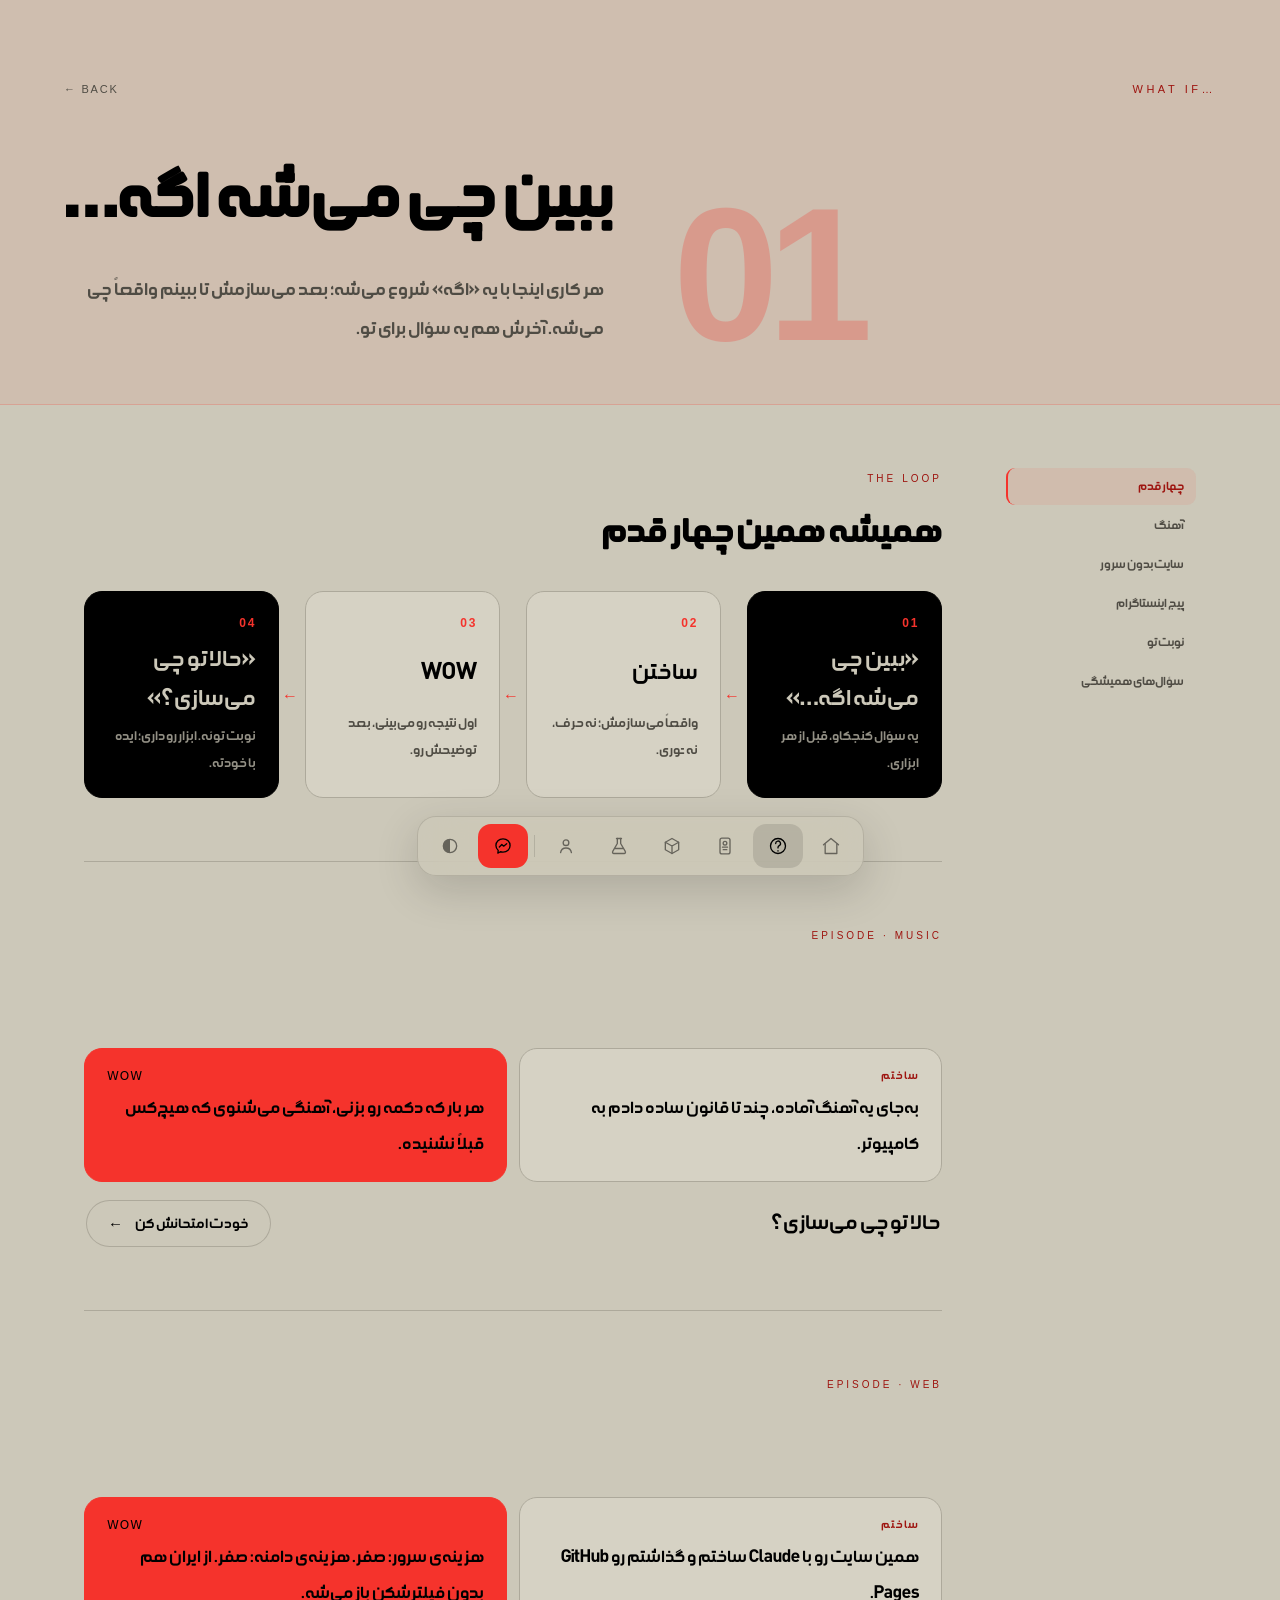
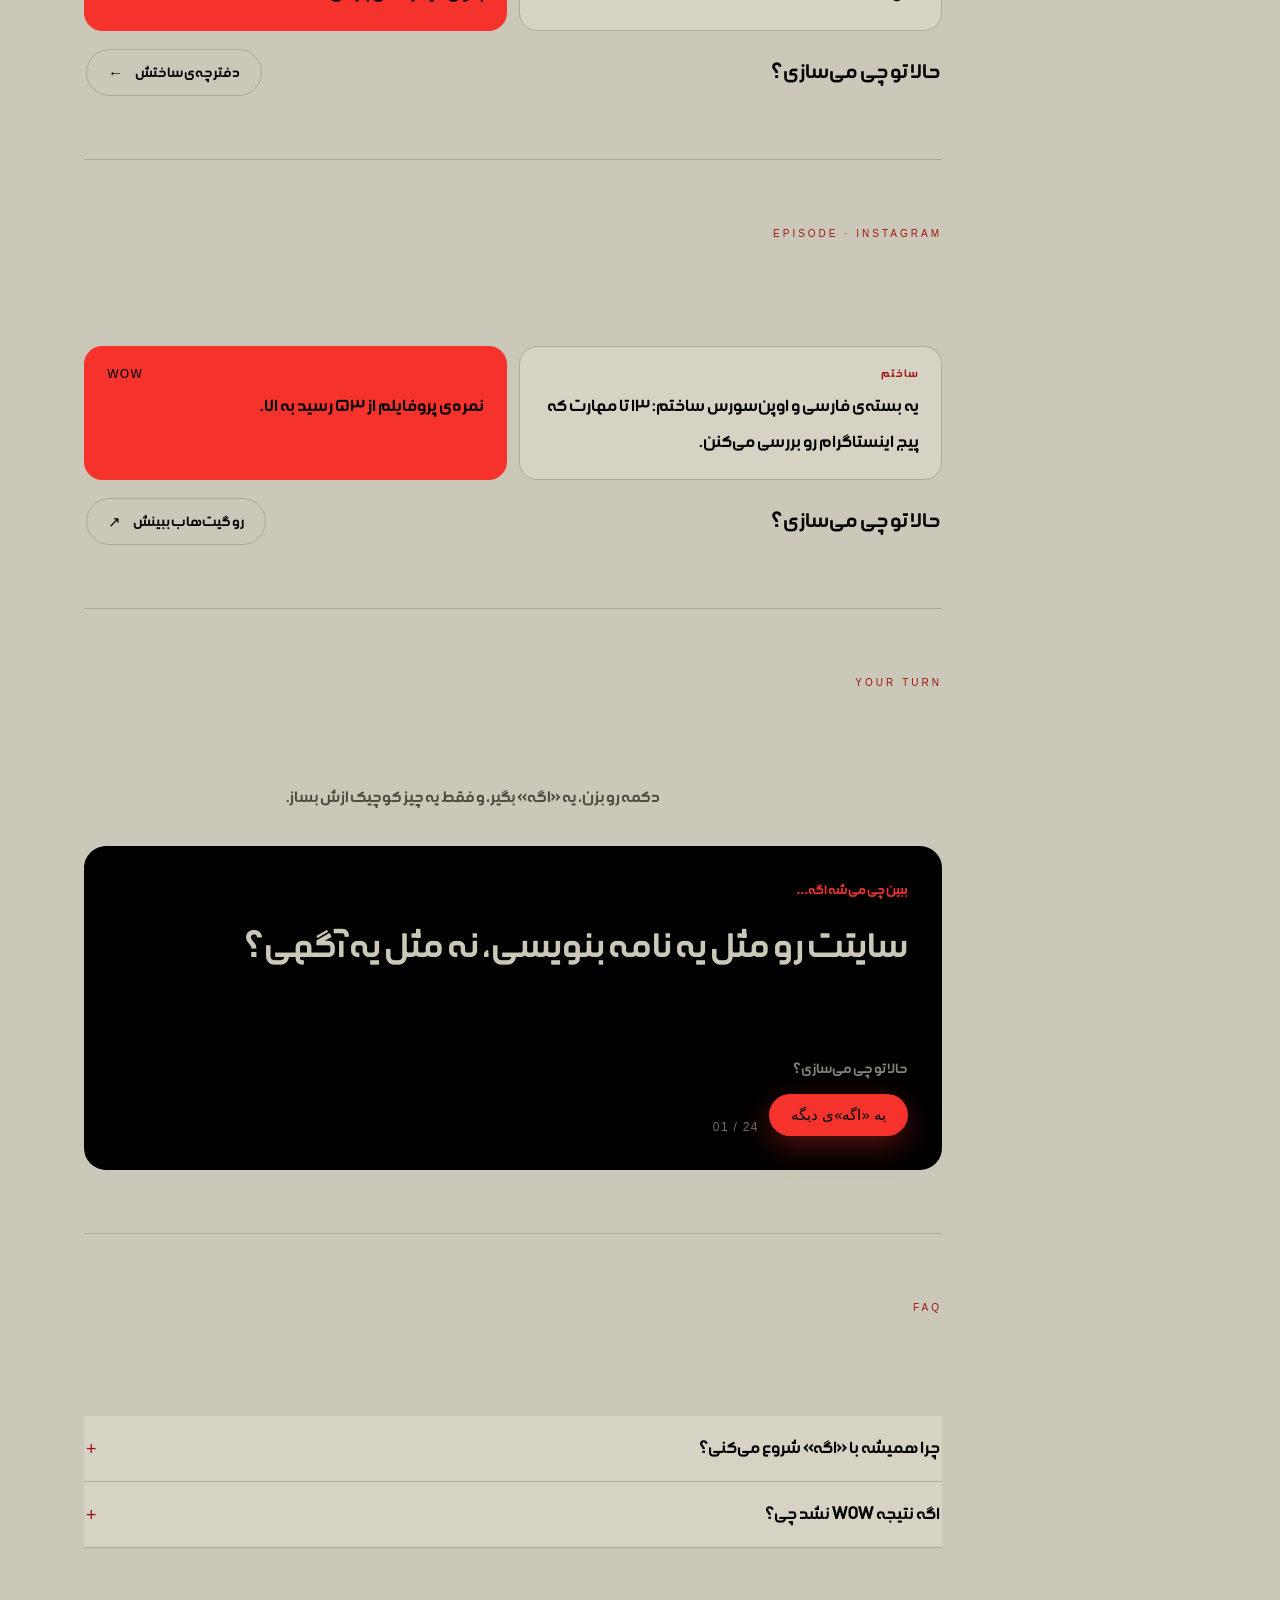
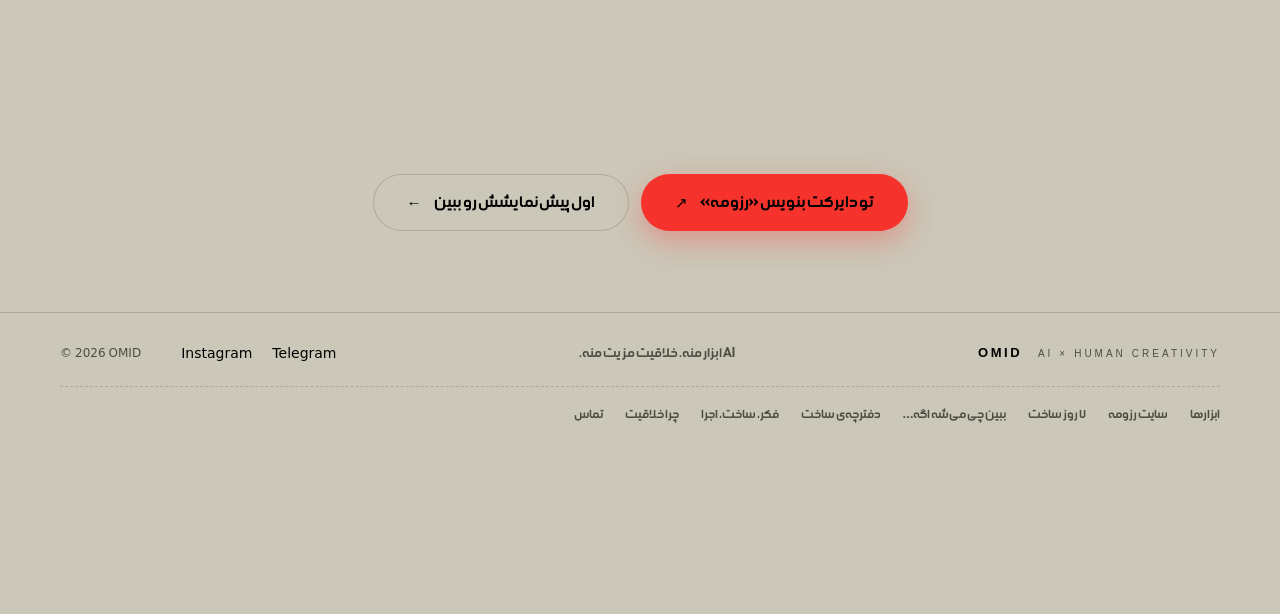
<file: whatif.html>
<!doctype html>
<html lang="fa" dir="rtl" data-theme="light">
<head>
<meta charset="utf-8">
<meta http-equiv="Content-Security-Policy" content="default-src 'none'; script-src 'self'; style-src 'self'; img-src 'self'; font-src 'self'; connect-src 'none'; media-src 'none'; object-src 'none'; base-uri 'none'; form-action 'none'; require-trusted-types-for 'script'; trusted-types 'none'; upgrade-insecure-requests">
<meta name="referrer" content="strict-origin-when-cross-origin">
<meta name="viewport" content="width=device-width,initial-scale=1,viewport-fit=cover">
<title>ببین چی می‌شه اگه… — OMID</title>
<meta name="description" content="هر کاری اینجا با یه «اگه» شروع می‌شه؛ بعد می‌سازمش تا ببینم واقعاً چی می‌شه. آخرش هم یه سؤال برای تو.">
<meta property="og:type" content="website">
<meta property="og:site_name" content="OMID">
<meta property="og:locale" content="fa_IR">
<meta property="og:url" content="https://omidkhavari1708-pixel.github.io/itsomid/whatif.html">
<meta property="og:title" content="ببین چی می‌شه اگه… — OMID">
<meta property="og:description" content="هر کاری اینجا با یه «اگه» شروع می‌شه؛ بعد می‌سازمش تا ببینم واقعاً چی می‌شه. آخرش هم یه سؤال برای تو.">
<meta property="og:image" content="https://omidkhavari1708-pixel.github.io/itsomid/assets/og-omid-2026.jpg">
<meta property="og:image:width" content="1200">
<meta property="og:image:height" content="630">
<meta property="og:image:alt" content="امید، با امضای دست‌نویس اسمش">
<meta name="twitter:card" content="summary_large_image">
<meta name="twitter:title" content="ببین چی می‌شه اگه… — OMID">
<meta name="twitter:description" content="هر کاری اینجا با یه «اگه» شروع می‌شه؛ بعد می‌سازمش تا ببینم واقعاً چی می‌شه. آخرش هم یه سؤال برای تو.">
<meta name="twitter:image" content="https://omidkhavari1708-pixel.github.io/itsomid/assets/og-omid-2026.jpg">
<link rel="canonical" href="https://omidkhavari1708-pixel.github.io/itsomid/whatif.html">
<link rel="alternate" type="text/markdown" href="whatif.md" title="نسخه‌ی متنی برای AI">
<meta name="theme-color" content="#CCC8B9">
<link rel="icon" href="assets/favicon.svg" type="image/svg+xml">
<link rel="preload" href="fonts/nimkat.woff2" as="font" type="font/woff2" crossorigin>
<link rel="stylesheet" href="style.css?v=20261027">
<script src="theme.js?v=20261027"></script>
</head>
<body class="page c1">

<header class="band" data-name="header">
  <div class="top">
    <p class="kicker">What if…</p>
    <a class="back" href="index.html">← back</a>
  </div>
  <div class="row">
    <span class="no" aria-hidden="true">01</span>
    <div>
      <h1>ببین چی می‌شه اگه…</h1>
      <p class="sub">هر کاری اینجا با یه «اگه» شروع می‌شه؛ بعد می‌سازمش تا ببینم واقعاً چی می‌شه. آخرش هم یه سؤال برای تو.</p>
    </div>
  </div>
</header>

<main class="body">
  <nav class="index" aria-label="فهرست"><ol>
    <li><a href="#s0" class="on">چهار قدم</a></li>
    <li><a href="#s1">آهنگ</a></li>
    <li><a href="#s2">سایت بدون سرور</a></li>
    <li><a href="#s3">پیج اینستاگرام</a></li>
    <li><a href="#s4">نوبت تو</a></li>
    <li><a href="#faq">سؤال‌های همیشگی</a></li>
  </ol></nav>
  <div>
<section class="sec" id="s0" data-name="The loop">
  <p class="lbl">The loop</p>
  <h2>همیشه همین چهار قدم</h2>
  
  
  <ol class="viz loop">
  <li><span class="loop-n en">01</span><b>«ببین چی می‌شه اگه…»</b><span>یه سؤال کنجکاو، قبل از هر ابزاری.</span></li>
  <li><span class="loop-n en">02</span><b>ساختن</b><span>واقعاً می‌سازمش؛ نه حرف، نه تئوری.</span></li>
  <li><span class="loop-n en">03</span><b>WOW</b><span>اول نتیجه رو می‌بینی، بعد توضیحش رو.</span></li>
  <li><span class="loop-n en">04</span><b>«حالا تو چی می‌سازی؟»</b><span>نوبت توئه. ابزار رو داری؛ ایده با خودته.</span></li>
</ol>
</section>

<section class="sec" id="s1" data-name="Episode · Music">
  <p class="lbl">Episode · Music</p>
  <h2>ببین چی می‌شه اگه یه آهنگ هر بار عوض بشه؟</h2>
  
  
  <div class="viz ep">
  <div class="ep-step"><span class="ep-k">ساختم</span><p>به‌جای یه آهنگ آماده، چند تا قانون ساده دادم به کامپیوتر.</p></div>
  <div class="ep-step wow"><span class="ep-k en">WOW</span><p>هر بار که دکمه رو بزنی، آهنگی می‌شنوی که هیچ‌کس قبلاً نشنیده.</p></div>
  <div class="ep-end"><p>حالا تو چی می‌سازی؟</p><a class="go sm ghost" href="lab.html#s1"><span>خودت امتحانش کن</span><span class="ar">←</span></a></div>
</div>
</section>

<section class="sec" id="s2" data-name="Episode · Web">
  <p class="lbl">Episode · Web</p>
  <h2>ببین چی می‌شه اگه سایتم رو بدون هزینه‌ی سرور بسازم؟</h2>
  
  
  <div class="viz ep">
  <div class="ep-step"><span class="ep-k">ساختم</span><p>همین سایت رو با Claude ساختم و گذاشتم رو GitHub Pages.</p></div>
  <div class="ep-step wow"><span class="ep-k en">WOW</span><p>هزینه‌ی سرور: صفر. هزینه‌ی دامنه: صفر. از ایران هم بدون فیلترشکن باز می‌شه.</p></div>
  <div class="ep-end"><p>حالا تو چی می‌سازی؟</p><a class="go sm ghost" href="log.html"><span>دفترچه‌ی ساختش</span><span class="ar">←</span></a></div>
</div>
</section>

<section class="sec" id="s3" data-name="Episode · Instagram">
  <p class="lbl">Episode · Instagram</p>
  <h2>ببین چی می‌شه اگه Claude پیجم رو بخونه؟</h2>
  
  
  <div class="viz ep">
  <div class="ep-step"><span class="ep-k">ساختم</span><p>یه بسته‌ی فارسی و اوپن‌سورس ساختم: ۱۳ تا مهارت که پیج اینستاگرام رو بررسی می‌کنن.</p></div>
  <div class="ep-step wow"><span class="ep-k en">WOW</span><p>نمره‌ی پروفایلم از ۵۳ رسید به ۷۱.</p></div>
  <div class="ep-end"><p>حالا تو چی می‌سازی؟</p><a class="go sm ghost" href="https://github.com/omidkhavari1708-pixel/instagram-agent-fa" target="_blank" rel="noopener noreferrer"><span>رو گیت‌هاب ببینش</span><span class="ar">↗</span></a></div>
</div>
</section>

<section class="sec" id="s4" data-name="Your turn">
  <p class="lbl">Your turn</p>
  <h2>حالا نوبت توئه.</h2>
  <p>دکمه رو بزن، یه «اگه» بگیر، و فقط یه چیز کوچیک ازش بساز.</p>
  
  <div class="viz wi" data-whatif>
  <p class="wi-k">ببین چی می‌شه اگه…</p>
  <p class="wi-t" data-wi-t aria-live="polite">سایتت رو مثل یه نامه بنویسی، نه مثل یه آگهی؟</p>
  <p class="wi-end">حالا تو چی می‌سازی؟</p>
  <div class="exp-row"><button class="go sm" type="button" data-wi-next><span>یه «اگه»ی دیگه</span></button><span class="wi-n en" data-wi-n></span></div>
</div>
</section>

<section class="sec" id="faq" data-name="FAQ">
  <p class="lbl">FAQ</p>
  <h2>سؤال‌های همیشگی</h2>
  <div class="qa-list">
    <details class="qa"><summary>چرا همیشه با «اگه» شروع می‌کنی؟<span class="mk" aria-hidden="true">+</span></summary><div class="bd">چون «اگه» آدم رو از جواب تکراری بیرون می‌کشه. قبل از اینکه بدونی «چطوری»، می‌پرسی «چی می‌شه».</div></details>
    <details class="qa"><summary>اگه نتیجه WOW نشد چی؟<span class="mk" aria-hidden="true">+</span></summary><div class="bd">اونم یه نتیجه‌ست. می‌نویسمش و یه «اگه»ی دیگه می‌پرسم. خراب شدن جزو کاره، نه آخرش.</div></details>
  </div>
</section>
  </div>
</main>

<section class="sec cta" data-name="CTA">
  <h2>حالا تو چی می‌سازی؟</h2>
  <div class="cta-row"><a class="go" href="https://ig.me/m/itsomid1.ai" target="_blank" rel="noopener noreferrer"><span>تو دایرکت بنویس «رزومه»</span><span class="ar">↗</span></a><a class="go ghost" href="resume.html"><span>اول پیش‌نمایشش رو ببین</span><span class="ar">←</span></a></div>
</section>

<footer class="foot">
  <div class="foot-in">
    <p class="foot-brand en">OMID <span>AI × HUMAN CREATIVITY</span></p>
    <p class="foot-rule">AI ابزار منه. خلاقیت مزیت منه.</p>
    <p class="foot-links en"><a href="https://instagram.com/itsomid1.ai" target="_blank" rel="noopener noreferrer">Instagram</a><a href="https://t.me/itsomidai" target="_blank" rel="noopener noreferrer">Telegram</a></p>
    <p class="foot-copy en">© 2026 OMID</p>
  </div>
  <nav class="foot-map" aria-label="همه‌ی صفحه‌ها"><a href="tools.html">ابزارها</a><a href="resume.html">سایت رزومه</a><a href="7-days.html">۷ روز ساخت</a><a href="whatif.html">ببین چی می‌شه اگه…</a><a href="log.html">دفترچه‌ی ساخت</a><a href="method.html">فکر، ساخت، اجرا</a><a href="why-ai.html">چرا خلاقیت</a><a href="contact.html">تماس</a></nav>
</footer>
<nav class="dock" aria-label="ناوبری">
  <a href="index.html" data-lbl="خانه" aria-label="خانه"><svg viewBox="0 0 24 24" aria-hidden="true"><path d="M3 10.5 12 3l9 7.5"/><path d="M5 9.5V21h14V9.5"/></svg></a>
  <a href="whatif.html" aria-current="page" data-lbl="ببین چی می‌شه اگه…" aria-label="ببین چی می‌شه اگه…"><svg viewBox="0 0 24 24" aria-hidden="true"><path d="M9.2 9a2.9 2.9 0 1 1 4.3 2.5c-.9.5-1.5 1.2-1.5 2.2v.6"/><path d="M12 17.6v.4"/><circle cx="12" cy="12" r="9"/></svg></a>
  <a href="resume.html" data-lbl="سایت رزومه" aria-label="سایت رزومه"><svg viewBox="0 0 24 24" aria-hidden="true"><rect x="6" y="2.5" width="12" height="19" rx="2.4"/><circle cx="12" cy="8.6" r="2.2"/><path d="M9 13.4h6M9.8 16.4h4.4"/></svg></a>
  <a href="tools.html" data-lbl="ابزارها" aria-label="ابزارها"><svg viewBox="0 0 24 24" aria-hidden="true"><path d="M4 7.5 12 3l8 4.5v9L12 21l-8-4.5z"/><path d="m4 7.5 8 4.5 8-4.5M12 12v9"/></svg></a>
  <a href="lab.html" data-lbl="آزمایشگاه" aria-label="آزمایشگاه"><svg viewBox="0 0 24 24" aria-hidden="true"><path d="M9 3h6"/><path d="M10 3v6l-5.5 9.5A1.6 1.6 0 0 0 5.9 21h12.2a1.6 1.6 0 0 0 1.4-2.5L14 9V3"/><path d="M7.4 15h9.2"/></svg></a>
  <a href="about.html" data-lbl="امید کیه" aria-label="امید کیه"><svg viewBox="0 0 24 24" aria-hidden="true"><circle cx="12" cy="8" r="3.4"/><path d="M5.5 20c.6-3.7 3.3-5.6 6.5-5.6s5.9 1.9 6.5 5.6"/></svg></a>
  <span class="sep"></span>
  <a class="dock-dm" href="https://ig.me/m/itsomid1.ai" target="_blank" rel="noopener noreferrer" data-lbl="دایرکت: بنویس «رزومه»" aria-label="پیام تو اینستاگرام؛ بنویس رزومه"><svg viewBox="0 0 24 24" aria-hidden="true"><path d="M12 3.5c-4.9 0-8.5 3.4-8.5 7.9 0 2.4 1 4.4 2.8 5.9l-.5 3.2 3.1-1.6c1 .3 2 .4 3.1.4 4.9 0 8.5-3.4 8.5-7.9S16.9 3.5 12 3.5Z"/><path d="m7.6 13.3 3-3.1 2.2 2 3.6-2.9"/></svg></a>
  <button id="theme" type="button" data-lbl="روشن / تاریک" aria-label="تغییر روشنایی"><svg viewBox="0 0 24 24" aria-hidden="true"><circle cx="12" cy="12" r="8"/><path d="M12 4a8 8 0 0 0 0 16z" fill="currentColor" stroke="none"/></svg></button>
</nav>
<aside class="toast" data-news="1405-08-05" hidden aria-label="تازه‌های سایت">
  <p class="toast-k"><i aria-hidden="true"></i>تازه اضافه شد</p>
  <ul><li><a href="tools.html#s0">اسکیل اینستاگرام فارسی: PDF راهنما و خود اسکیل، رایگان<span class="ar" aria-hidden="true">←</span></a></li></ul>
  <button type="button" class="toast-x" data-news-x aria-label="بستن">×</button>
</aside>
<div class="blueprint" aria-hidden="true"><div class="bp-cols"><i></i><i></i><i></i><i></i><i></i><i></i><i></i><i></i><i></i><i></i><i></i><i></i></div></div>
<script src="app.js?v=20261027" defer></script>
<script src="tools.js?v=20261027" defer></script>
</body>
</html>
</file>
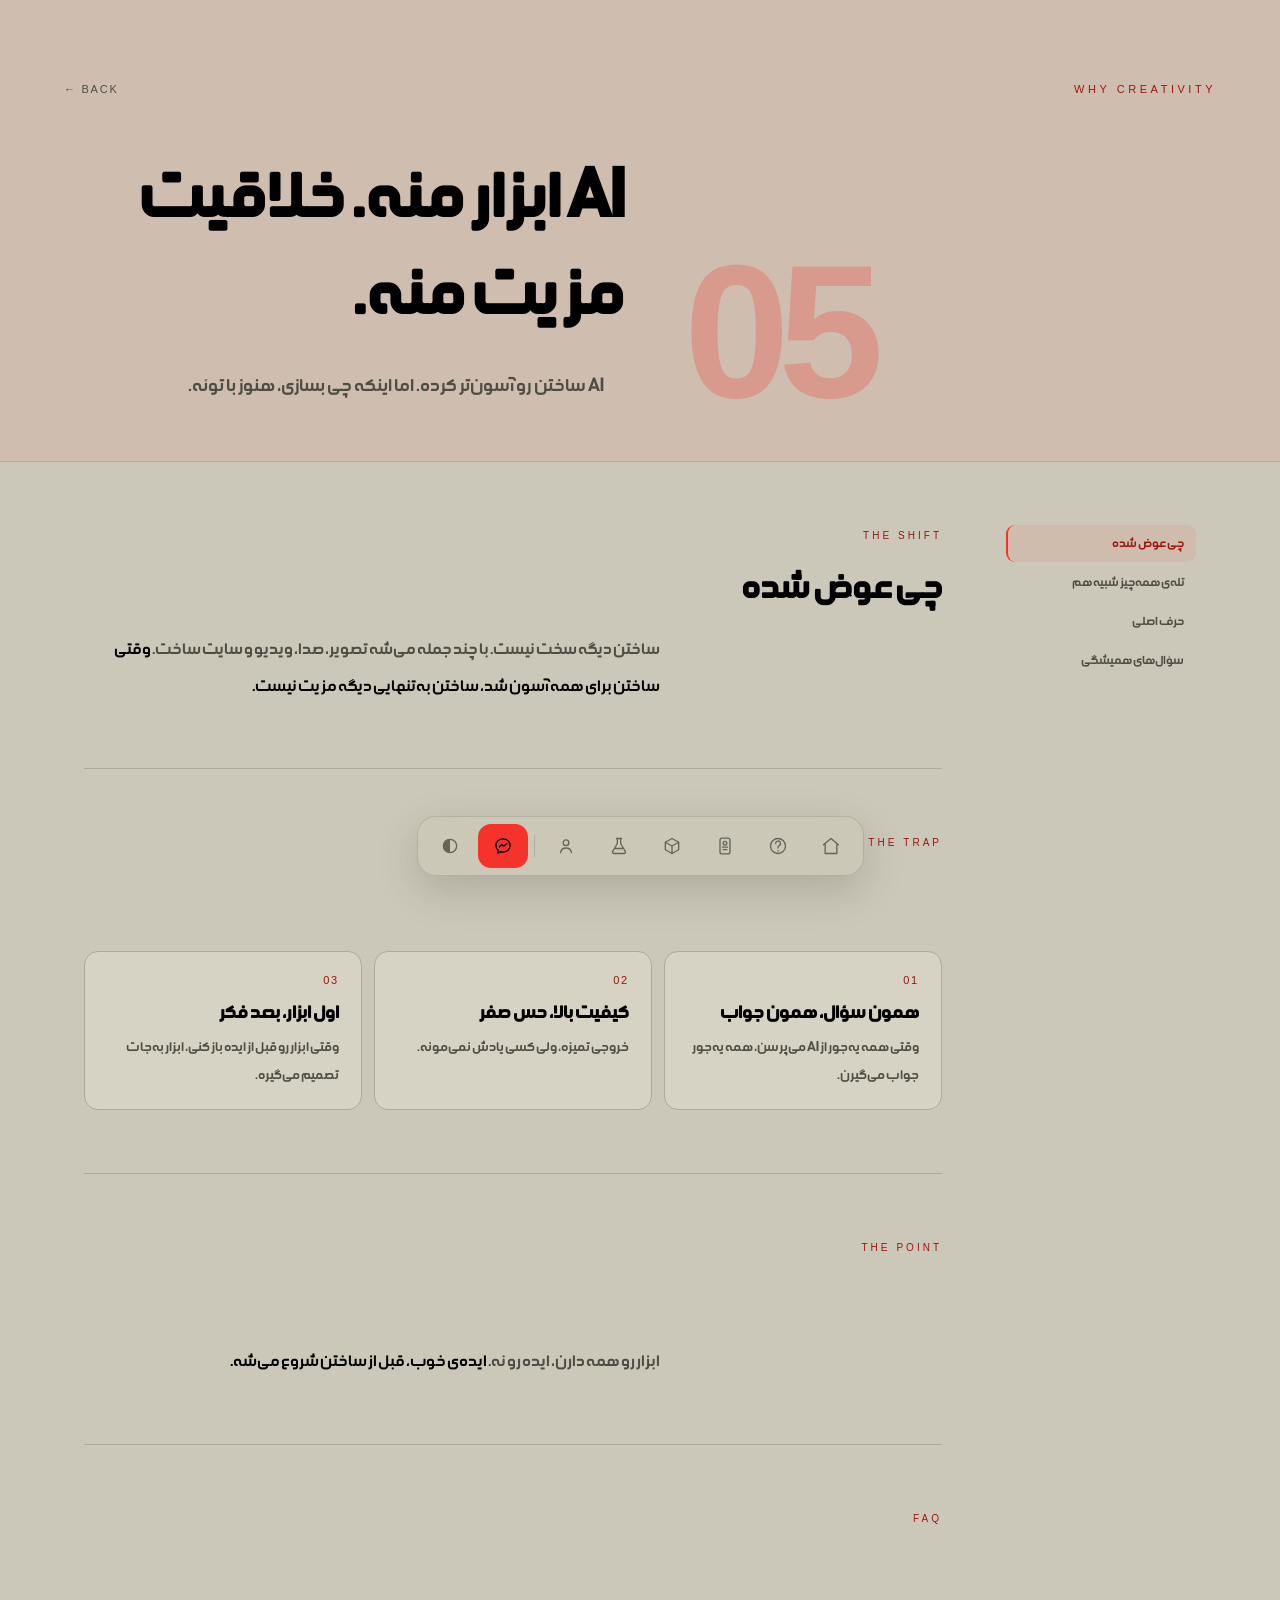
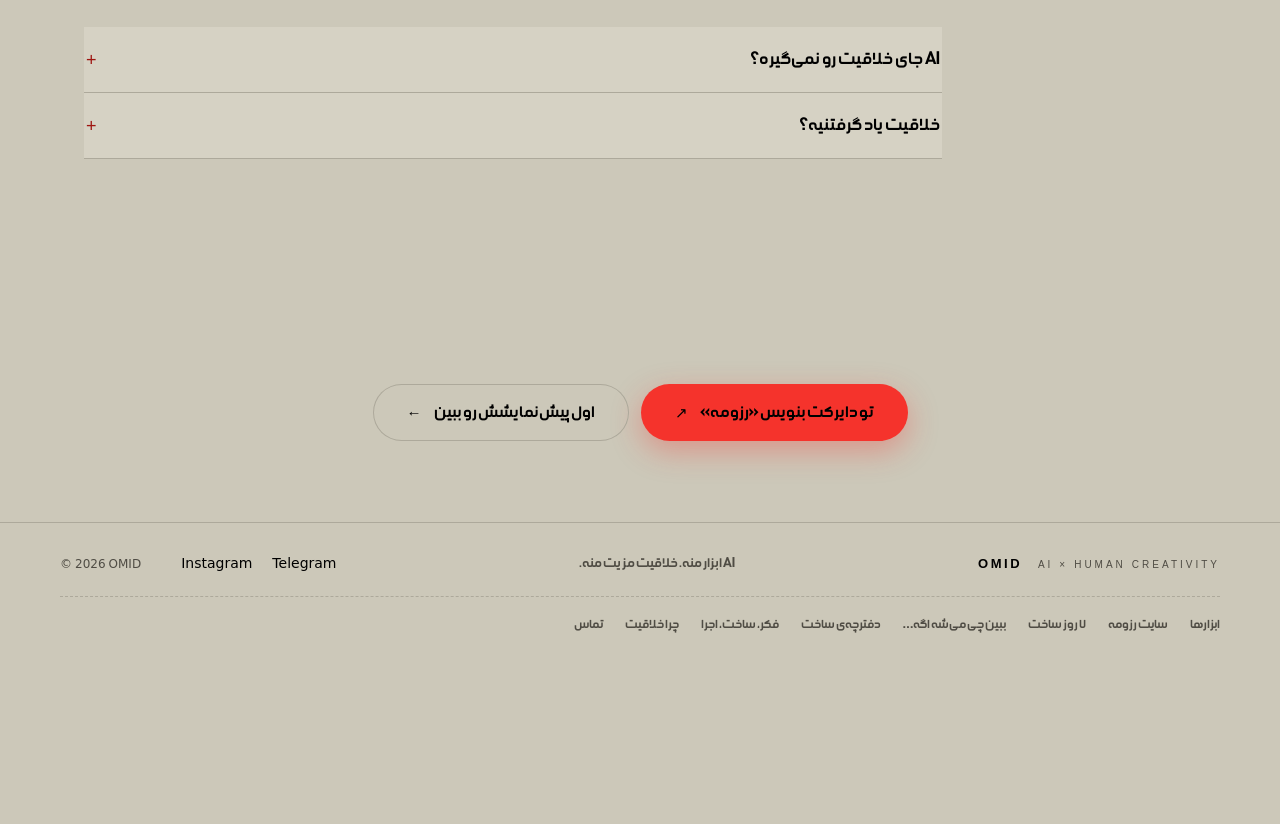
<file: why-ai.html>
<!doctype html>
<html lang="fa" dir="rtl" data-theme="light">
<head>
<meta charset="utf-8">
<meta http-equiv="Content-Security-Policy" content="default-src 'none'; script-src 'self'; style-src 'self'; img-src 'self'; font-src 'self'; connect-src 'none'; media-src 'none'; object-src 'none'; base-uri 'none'; form-action 'none'; require-trusted-types-for 'script'; trusted-types 'none'; upgrade-insecure-requests">
<meta name="referrer" content="strict-origin-when-cross-origin">
<meta name="viewport" content="width=device-width,initial-scale=1,viewport-fit=cover">
<title>چرا خلاقیت — OMID</title>
<meta name="description" content="AI ابزار منه. خلاقیت مزیت منه.">
<meta property="og:type" content="website">
<meta property="og:site_name" content="OMID">
<meta property="og:locale" content="fa_IR">
<meta property="og:url" content="https://omidkhavari1708-pixel.github.io/itsomid/why-ai.html">
<meta property="og:title" content="چرا خلاقیت — OMID">
<meta property="og:description" content="AI ابزار منه. خلاقیت مزیت منه.">
<meta property="og:image" content="https://omidkhavari1708-pixel.github.io/itsomid/assets/og-omid-2026.jpg">
<meta property="og:image:width" content="1200">
<meta property="og:image:height" content="630">
<meta property="og:image:alt" content="امید، با امضای دست‌نویس اسمش">
<meta name="twitter:card" content="summary_large_image">
<meta name="twitter:title" content="چرا خلاقیت — OMID">
<meta name="twitter:description" content="AI ابزار منه. خلاقیت مزیت منه.">
<meta name="twitter:image" content="https://omidkhavari1708-pixel.github.io/itsomid/assets/og-omid-2026.jpg">
<link rel="canonical" href="https://omidkhavari1708-pixel.github.io/itsomid/why-ai.html">
<link rel="alternate" type="text/markdown" href="why-ai.md" title="نسخه‌ی متنی برای AI">
<meta name="theme-color" content="#CCC8B9">
<link rel="icon" href="assets/favicon.svg" type="image/svg+xml">
<link rel="preload" href="fonts/nimkat.woff2" as="font" type="font/woff2" crossorigin>
<link rel="stylesheet" href="style.css?v=20261027">
<script src="theme.js?v=20261027"></script>
</head>
<body class="page c5">

<header class="band" data-name="header">
  <div class="top">
    <p class="kicker">Why Creativity</p>
    <a class="back" href="index.html">← back</a>
  </div>
  <div class="row">
    <span class="no" aria-hidden="true">05</span>
    <div>
      <h1>AI ابزار منه. خلاقیت مزیت منه.</h1>
      <p class="sub">AI ساختن رو آسون‌تر کرده. اما اینکه چی بسازی، هنوز با توئه.</p>
    </div>
  </div>
</header>

<main class="body">
  <nav class="index" aria-label="فهرست"><ol>
    <li><a href="#s0" class="on">چی عوض شده</a></li>
    <li><a href="#s1">تله‌ی همه‌چیز شبیه هم</a></li>
    <li><a href="#s2">حرف اصلی</a></li>
    <li><a href="#faq">سؤال‌های همیشگی</a></li>
  </ol></nav>
  <div>
<section class="sec" id="s0" data-name="The shift">
  <p class="lbl">The shift</p>
  <h2>چی عوض شده</h2>
  <p>ساختن دیگه سخت نیست. با چند جمله می‌شه تصویر، صدا، ویدیو و سایت ساخت. <b>وقتی ساختن برای همه آسون شد، ساختن به‌تنهایی دیگه مزیت نیست.</b></p>
  
  
</section>

<section class="sec" id="s1" data-name="The trap">
  <p class="lbl">The trap</p>
  <h2>تله‌ی همه‌چیز شبیه هم</h2>
  
  <ul class="list"><li><span class="n">01</span><h3>همون سؤال، همون جواب</h3><p>وقتی همه یه‌جور از AI می‌پرسن، همه یه‌جور جواب می‌گیرن.</p></li><li><span class="n">02</span><h3>کیفیت بالا، حس صفر</h3><p>خروجی تمیزه، ولی کسی یادش نمی‌مونه.</p></li><li><span class="n">03</span><h3>اول ابزار، بعد فکر</h3><p>وقتی ابزار رو قبل از ایده باز کنی، ابزار به‌جات تصمیم می‌گیره.</p></li></ul>
  
</section>

<section class="sec" id="s2" data-name="The point">
  <p class="lbl">The point</p>
  <h2>حرف اصلی</h2>
  <p>ابزار رو همه دارن، ایده رو نه. <b>ایده‌ی خوب، قبل از ساختن شروع می‌شه.</b></p>
  
  
</section>

<section class="sec" id="faq" data-name="FAQ">
  <p class="lbl">FAQ</p>
  <h2>سؤال‌های همیشگی</h2>
  <div class="qa-list">
    <details class="qa"><summary>AI جای خلاقیت رو نمی‌گیره؟<span class="mk" aria-hidden="true">+</span></summary><div class="bd">AI می‌تونه بی‌نهایت گزینه بسازه. اینکه کدومش ارزش داره، هنوز کار آدمه.</div></details>
    <details class="qa"><summary>خلاقیت یاد گرفتنیه؟<span class="mk" aria-hidden="true">+</span></summary><div class="bd">آره. بیشترش عادت دیدنه: قبل از ساختن، هر بار بپرسی «اینو قبلاً دیدم؟»</div></details>
  </div>
</section>
  </div>
</main>

<section class="sec cta" data-name="CTA">
  <h2>چی می‌خوای بسازی؟</h2>
  <div class="cta-row"><a class="go" href="https://ig.me/m/itsomid1.ai" target="_blank" rel="noopener noreferrer"><span>تو دایرکت بنویس «رزومه»</span><span class="ar">↗</span></a><a class="go ghost" href="resume.html"><span>اول پیش‌نمایشش رو ببین</span><span class="ar">←</span></a></div>
</section>

<footer class="foot">
  <div class="foot-in">
    <p class="foot-brand en">OMID <span>AI × HUMAN CREATIVITY</span></p>
    <p class="foot-rule">AI ابزار منه. خلاقیت مزیت منه.</p>
    <p class="foot-links en"><a href="https://instagram.com/itsomid1.ai" target="_blank" rel="noopener noreferrer">Instagram</a><a href="https://t.me/itsomidai" target="_blank" rel="noopener noreferrer">Telegram</a></p>
    <p class="foot-copy en">© 2026 OMID</p>
  </div>
  <nav class="foot-map" aria-label="همه‌ی صفحه‌ها"><a href="tools.html">ابزارها</a><a href="resume.html">سایت رزومه</a><a href="7-days.html">۷ روز ساخت</a><a href="whatif.html">ببین چی می‌شه اگه…</a><a href="log.html">دفترچه‌ی ساخت</a><a href="method.html">فکر، ساخت، اجرا</a><a href="why-ai.html">چرا خلاقیت</a><a href="contact.html">تماس</a></nav>
</footer>
<nav class="dock" aria-label="ناوبری">
  <a href="index.html" data-lbl="خانه" aria-label="خانه"><svg viewBox="0 0 24 24" aria-hidden="true"><path d="M3 10.5 12 3l9 7.5"/><path d="M5 9.5V21h14V9.5"/></svg></a>
  <a href="whatif.html" data-lbl="ببین چی می‌شه اگه…" aria-label="ببین چی می‌شه اگه…"><svg viewBox="0 0 24 24" aria-hidden="true"><path d="M9.2 9a2.9 2.9 0 1 1 4.3 2.5c-.9.5-1.5 1.2-1.5 2.2v.6"/><path d="M12 17.6v.4"/><circle cx="12" cy="12" r="9"/></svg></a>
  <a href="resume.html" data-lbl="سایت رزومه" aria-label="سایت رزومه"><svg viewBox="0 0 24 24" aria-hidden="true"><rect x="6" y="2.5" width="12" height="19" rx="2.4"/><circle cx="12" cy="8.6" r="2.2"/><path d="M9 13.4h6M9.8 16.4h4.4"/></svg></a>
  <a href="tools.html" data-lbl="ابزارها" aria-label="ابزارها"><svg viewBox="0 0 24 24" aria-hidden="true"><path d="M4 7.5 12 3l8 4.5v9L12 21l-8-4.5z"/><path d="m4 7.5 8 4.5 8-4.5M12 12v9"/></svg></a>
  <a href="lab.html" data-lbl="آزمایشگاه" aria-label="آزمایشگاه"><svg viewBox="0 0 24 24" aria-hidden="true"><path d="M9 3h6"/><path d="M10 3v6l-5.5 9.5A1.6 1.6 0 0 0 5.9 21h12.2a1.6 1.6 0 0 0 1.4-2.5L14 9V3"/><path d="M7.4 15h9.2"/></svg></a>
  <a href="about.html" data-lbl="امید کیه" aria-label="امید کیه"><svg viewBox="0 0 24 24" aria-hidden="true"><circle cx="12" cy="8" r="3.4"/><path d="M5.5 20c.6-3.7 3.3-5.6 6.5-5.6s5.9 1.9 6.5 5.6"/></svg></a>
  <span class="sep"></span>
  <a class="dock-dm" href="https://ig.me/m/itsomid1.ai" target="_blank" rel="noopener noreferrer" data-lbl="دایرکت: بنویس «رزومه»" aria-label="پیام تو اینستاگرام؛ بنویس رزومه"><svg viewBox="0 0 24 24" aria-hidden="true"><path d="M12 3.5c-4.9 0-8.5 3.4-8.5 7.9 0 2.4 1 4.4 2.8 5.9l-.5 3.2 3.1-1.6c1 .3 2 .4 3.1.4 4.9 0 8.5-3.4 8.5-7.9S16.9 3.5 12 3.5Z"/><path d="m7.6 13.3 3-3.1 2.2 2 3.6-2.9"/></svg></a>
  <button id="theme" type="button" data-lbl="روشن / تاریک" aria-label="تغییر روشنایی"><svg viewBox="0 0 24 24" aria-hidden="true"><circle cx="12" cy="12" r="8"/><path d="M12 4a8 8 0 0 0 0 16z" fill="currentColor" stroke="none"/></svg></button>
</nav>
<aside class="toast" data-news="1405-08-05" hidden aria-label="تازه‌های سایت">
  <p class="toast-k"><i aria-hidden="true"></i>تازه اضافه شد</p>
  <ul><li><a href="tools.html#s0">اسکیل اینستاگرام فارسی: PDF راهنما و خود اسکیل، رایگان<span class="ar" aria-hidden="true">←</span></a></li></ul>
  <button type="button" class="toast-x" data-news-x aria-label="بستن">×</button>
</aside>
<div class="blueprint" aria-hidden="true"><div class="bp-cols"><i></i><i></i><i></i><i></i><i></i><i></i><i></i><i></i><i></i><i></i><i></i><i></i></div></div>
<script src="app.js?v=20261027" defer></script>

</body>
</html>
</file>
<file: style.css>
@font-face{font-family:Nimkat;src:url("fonts/nimkat.woff2") format("woff2"),url("fonts/nimkat.woff") format("woff");font-display:swap}
@font-face{font-family:Poppins;src:url("fonts/poppins-400.woff2") format("woff2");font-weight:400;font-display:swap}
@font-face{font-family:Poppins;src:url("fonts/poppins-600.woff2") format("woff2");font-weight:600;font-display:swap}

:root{
  /* پالت: کرمی، مشکی، قرمز-نارنجی */
  --ink:#000000; --paper:#CCC8B9; --card:#D6D2C4; --line:#ADA99B; --dim:#4F4C44;
  --accent:#F5332C;            /* پر کردن، خط، شکل */
  --accent-text:#9E1510;       /* متن کوچیک قرمز روی کرمی (کنتراست کافی) */
  --on-accent:#000000;
  --dock-bg:rgba(204,200,185,.74); --dock-br:rgba(0,0,0,.12); --dock-fg:#000000;
  --grid:rgba(0,0,0,.06);
}
:root[data-theme="dark"]{
  --ink:#CCC8B9; --paper:#000000; --card:#0E0E0D; --line:#2E2D29; --dim:#8F8B80;
  --accent:#F5332C; --accent-text:#F5332C; --on-accent:#000000;
  --dock-bg:rgba(0,0,0,.66); --dock-br:rgba(204,200,185,.14); --dock-fg:#CCC8B9;
  --grid:rgba(204,200,185,.07);
}
.c1,.c2,.c3,.c4,.c5{--accent:#F5332C}

*{margin:0;padding:0;box-sizing:border-box}
html{scroll-behavior:smooth}
body{background:var(--paper);color:var(--ink);font-family:Nimkat,system-ui,sans-serif;
  overflow-x:hidden;transition:background .6s,color .6s}
a{color:inherit;text-decoration:none}
::selection{background:var(--ink);color:var(--paper)}
:focus-visible{outline:2px solid var(--ink);outline-offset:3px}
.en{font-family:Poppins,system-ui,sans-serif;direction:ltr}
@keyframes bob{0%,100%{transform:translateY(0);opacity:.8}50%{transform:translateY(6px);opacity:1}}

/* ═══════ صفحه‌ی اول ═══════ */
.hero{padding:clamp(26px,4vh,46px) clamp(16px,4vw,44px) 0;
  display:flex;flex-direction:column;align-items:center;gap:clamp(20px,3.4vh,38px)}

/* قاب عکس — یه عنصر، نه کل صفحه */
.frame{position:relative;width:min(1180px,100%);aspect-ratio:16/3.4;
  border-radius:18px;overflow:hidden;isolation:isolate;
  box-shadow:0 30px 80px -28px rgba(12,13,15,.34),0 0 0 1px var(--line)}
.frame picture,.frame img{position:absolute;inset:0;width:100%;height:100%;object-fit:cover}
.frame .grain{position:absolute;inset:0;pointer-events:none;opacity:.30;mix-blend-mode:overlay;
  background-image:url("assets/grain.svg")}

/* نشان ظرفیت */
.badge{position:absolute;z-index:3;inset-block-end:18px;inset-inline-start:18px;
  display:inline-flex;align-items:center;gap:9px;
  padding:10px 16px;border-radius:99px;font-size:13px;
  background:rgba(255,255,255,.80);backdrop-filter:blur(16px) saturate(1.5);
  -webkit-backdrop-filter:blur(16px) saturate(1.5);
  color:#0C0D0F;box-shadow:0 6px 22px rgba(12,13,15,.16)}
.badge i{width:7px;height:7px;border-radius:50%;background:var(--accent);flex:none;
  box-shadow:0 0 0 0 rgba(245,51,44,.6);animation:pulse 2.4s infinite}
@keyframes pulse{70%{box-shadow:0 0 0 9px rgba(245,51,44,0)}100%{box-shadow:0 0 0 0 rgba(245,51,44,0)}}

.hero .title{text-align:center}
.hero h1{font-family:Poppins,sans-serif;font-weight:600;direction:ltr;
  font-size:clamp(52px,10.5vw,148px);line-height:.92;letter-spacing:-.05em}
.hero .tag{margin-top:10px;font-family:Poppins,sans-serif;font-size:clamp(10px,1.1vw,13px);
  letter-spacing:.44em;text-transform:uppercase;color:var(--dim);direction:ltr}

/* ═══════ نوار شناور ═══════ */
.marquee{overflow:hidden;white-space:nowrap;direction:ltr;
  border-block:1px solid var(--line);margin-top:clamp(34px,6vh,64px);
  padding:16px 0;-webkit-mask-image:linear-gradient(90deg,transparent,#000 9%,#000 91%,transparent);
  mask-image:linear-gradient(90deg,transparent,#000 9%,#000 91%,transparent)}
.marquee .track{display:flex;width:max-content;direction:ltr;
  animation:slide 30s linear infinite;will-change:transform}
.marquee .half{display:flex;align-items:center;gap:26px;padding-inline-end:26px}
.marquee span.en{font-family:Poppins,sans-serif;direction:ltr}
.marquee span.fa{font-family:Nimkat,sans-serif;direction:rtl;letter-spacing:0}
.marquee span{font-size:clamp(12px,1.5vw,16px);
  letter-spacing:.24em;color:var(--dim);direction:ltr}
.marquee b{color:var(--accent,var(--accent));font-size:12px}
@keyframes slide{from{transform:translateX(0)}to{transform:translateX(-50%)}}
.marquee:hover .track{animation-play-state:paused}

/* ═══════ مانیفست ═══════ */
.manifest{padding:clamp(72px,13vh,150px) clamp(20px,5vw,60px);text-align:center}
.manifest .big{font-size:clamp(34px,7vw,92px);line-height:1.42;direction:rtl;
  letter-spacing:-.01em}
.manifest .small{margin-top:clamp(18px,3vh,32px);font-size:clamp(14px,1.8vw,20px);
  color:var(--dim);direction:rtl;line-height:2}

/* ═══════ کارت الان ═══════ */
.now{padding:0 clamp(20px,5vw,60px) clamp(50px,9vh,110px);display:flex;justify-content:center}
.nowcard{position:relative;width:min(700px,100%);border:1px solid var(--line);
  border-radius:22px;padding:clamp(24px,3.4vw,38px);
  background:color-mix(in srgb,var(--paper) 74%,transparent);backdrop-filter:blur(12px);
  display:flex;flex-direction:column;gap:16px;overflow:hidden}
.nowcard::before{content:"";position:absolute;inset-inline:0;inset-block-start:0;height:2px;
  background:linear-gradient(90deg,transparent,var(--accent),transparent);opacity:.7}
.nowcard header{display:flex;justify-content:space-between;align-items:center;gap:12px}
.nowcard .live{display:inline-flex;align-items:center;gap:7px;font-family:Poppins,sans-serif;
  font-size:10px;letter-spacing:.24em;color:var(--accent-text);direction:ltr}
.nowcard .live i{width:6px;height:6px;border-radius:50%;background:var(--accent);
  box-shadow:0 0 0 0 rgba(245,51,44,.55);animation:pulse 2.4s infinite}
.nowcard .wk{font-size:12px;color:var(--dim);direction:rtl}
.nowcard .head{font-size:clamp(18px,2.4vw,26px);line-height:1.85;direction:rtl;text-align:right}
.nowcard .body{font-size:clamp(14px,1.7vw,16px);line-height:2.1;color:var(--dim);
  direction:rtl;text-align:right}
.nowcard .log{list-style:none;margin-top:6px;display:flex;flex-direction:column;gap:11px;
  direction:rtl;text-align:right}
.nowcard .log li{position:relative;padding-inline-start:26px;font-size:14px;color:var(--dim)}
.nowcard .log li::before{content:"";position:absolute;inset-inline-start:0;top:.42em;
  width:9px;height:9px;border-radius:50%;border:1.5px solid var(--line)}
.nowcard .log li.done{color:var(--ink)}
.nowcard .log li.done::before{background:var(--accent);border-color:var(--accent-text)}
.nowcard .log li.doing{color:var(--ink)}
.nowcard .log li.doing::before{border-color:var(--accent-text);
  box-shadow:inset 0 0 0 2px var(--paper),0 0 0 3px rgba(245,51,44,.18)}

@media (max-width:760px){
  .hero{padding-top:56px}
  .frame{aspect-ratio:16/6.4;border-radius:14px}
  .badge{font-size:12px;padding:8px 13px;inset-block-end:12px;inset-inline-start:12px}
  .marquee{padding:13px 0}
}

/* ═══════ داک شناور ═══════ */
.dock{position:fixed;z-index:70;inset-inline:0;bottom:24px;margin-inline:auto;width:fit-content;
  display:flex;align-items:center;gap:3px;padding:7px;
  background:var(--dock-bg);backdrop-filter:blur(22px) saturate(1.6);
  -webkit-backdrop-filter:blur(22px) saturate(1.6);
  border:1px solid var(--dock-br);border-radius:19px;
  box-shadow:0 14px 44px rgba(12,13,15,.16)}
.dock a,.dock button{position:relative;width:50px;height:44px;display:grid;place-items:center;
  border:0;background:none;color:var(--dock-fg);opacity:.5;cursor:pointer;border-radius:13px;
  transition:opacity .25s,background .25s,transform .25s}
.dock a:hover,.dock button:hover{opacity:1;transform:translateY(-2px);
  background:color-mix(in srgb,var(--dock-fg) 8%,transparent)}
.dock a[aria-current=page]{opacity:1;background:color-mix(in srgb,var(--dock-fg) 11%,transparent)}
.dock svg{width:20px;height:20px;fill:none;stroke:currentColor;stroke-width:1.6;
  stroke-linecap:round;stroke-linejoin:round}
.dock .sep{width:1px;height:22px;background:var(--dock-br);margin-inline:3px}
.dock [data-lbl]::after{content:attr(data-lbl);position:absolute;bottom:calc(100% + 10px);
  left:50%;transform:translateX(-50%) translateY(4px);white-space:nowrap;
  background:var(--ink);color:var(--paper);padding:6px 11px;border-radius:9px;
  font-size:12px;opacity:0;pointer-events:none;transition:opacity .22s,transform .22s}
.dock [data-lbl]:hover::after{opacity:1;transform:translateX(-50%) translateY(0)}

/* ═══════ انتخابگر ═══════ */
.picker{position:relative;min-height:100svh;display:flex;flex-direction:column;
  align-items:center;justify-content:center;gap:clamp(30px,6vh,58px);
  padding:90px 20px 190px;
  background:var(--paper);
  background-image:linear-gradient(var(--grid) 1px,transparent 1px),
                   linear-gradient(90deg,var(--grid) 1px,transparent 1px);
  background-size:62px 62px}
.picker .lead{font-size:clamp(22px,3.6vw,44px);line-height:1.9;text-align:center;
  direction:rtl;display:flex;flex-wrap:wrap;align-items:center;justify-content:center;
  gap:.35em;max-width:100%}

/* ریل کلمات — اسکرول واقعی با قفل‌شدن روی هر گزینه */
.reel{display:block;flex:none;position:relative;height:4.65em;
  overflow-y:auto;overflow-x:hidden;
  width:min(72vw,9.4em);
  scroll-snap-type:y mandatory;
  scrollbar-width:none;-ms-overflow-style:none;
  overscroll-behavior-y:auto;
  cursor:grab;
  -webkit-mask-image:linear-gradient(transparent,#000 26%,#000 74%,transparent);
  mask-image:linear-gradient(transparent,#000 26%,#000 74%,transparent)}
.reel::-webkit-scrollbar{display:none}
.reel ul{list-style:none;margin:0;padding:1.55em 0}
.reel li{height:1.55em;display:flex;align-items:center;justify-content:center;
  scroll-snap-align:center;scroll-snap-stop:always;
  color:var(--accent);white-space:nowrap;cursor:pointer}
/* مقیاس روی لایه‌ی داخلی — هدف قفل دست‌نخورده می‌مونه */
.reel li > i{font-style:normal;display:block;opacity:.2;transform:scale(.86);
  transition:opacity .4s cubic-bezier(.2,.7,.2,1),transform .4s cubic-bezier(.2,.7,.2,1)}
.reel li.on > i{opacity:1;transform:none}

/* نقطه‌ها */
.dots{display:flex;gap:9px}
.dots button{width:8px;height:8px;border-radius:50%;border:0;padding:0;cursor:pointer;
  background:color-mix(in srgb,var(--ink) 18%,transparent);transition:all .3s}
.dots button[aria-current=true]{width:26px;border-radius:99px;background:var(--accent)}

/* دکمه */
.go{display:inline-flex;align-items:center;gap:12px;padding:16px 34px;border-radius:99px;
  background:var(--accent);color:var(--on-accent);font-size:17px;border:0;cursor:pointer;
  transition:transform .3s,box-shadow .3s,background .5s;
  box-shadow:0 10px 30px color-mix(in srgb,var(--accent) 34%,transparent)}
.go:hover{transform:translateY(-2px);
  box-shadow:0 16px 40px color-mix(in srgb,var(--accent) 44%,transparent)}
.go .ar{font-family:Poppins,sans-serif;font-size:15px}
.hint{font-family:Poppins,sans-serif;font-size:11px;letter-spacing:.24em;
  text-transform:uppercase;color:var(--dim);direction:ltr}

@media (max-width:760px){
  .dock{bottom:14px;padding:6px;gap:1px;border-radius:17px}
  .dock a,.dock button{width:45px;height:42px}
  .dock [data-lbl]::after{display:none}
  .hero .cue{bottom:112px}
  .picker{padding-bottom:160px;background-size:44px 44px}
  .picker .lead{gap:.28em}
  .reel{min-width:min(86vw,8.5em)}
}
@media (prefers-reduced-motion:reduce){
  *{animation:none!important;transition-duration:.01ms!important}
}

/* ═══════ صفحه‌های داخلی ═══════ */
.page{padding-bottom:150px}

/* سربرگ نامتقارن — عدد بزرگ یه طرف، تیتر طرف دیگه */
.band{position:relative;overflow:hidden;
  padding:clamp(56px,9vh,104px) clamp(20px,5vw,72px) clamp(40px,6vh,70px);
  background:color-mix(in srgb,var(--accent) 7%,var(--paper));
  border-bottom:1px solid color-mix(in srgb,var(--accent) 20%,transparent)}
.band .top{display:flex;justify-content:space-between;align-items:center;gap:16px;
  margin-bottom:clamp(34px,6vh,64px)}
.back{display:inline-flex;align-items:center;gap:8px;color:var(--dim);
  font-family:Poppins,sans-serif;font-size:11px;letter-spacing:.16em;text-transform:uppercase;
  direction:ltr;transition:color .3s}
.back:hover{color:var(--ink)}
.band .kicker{font-family:Poppins,sans-serif;font-size:11px;letter-spacing:.32em;
  text-transform:uppercase;color:var(--accent-text);direction:ltr}
.band .row{display:grid;grid-template-columns:1fr auto;gap:clamp(20px,5vw,60px);
  align-items:end}
.band h1{font-size:clamp(30px,5.6vw,68px);line-height:1.42;direction:rtl;
  text-align:right;max-width:16ch;margin-inline-start:auto}
.band .no{font-family:Poppins,sans-serif;font-weight:600;direction:ltr;
  font-size:clamp(70px,15vw,190px);line-height:.8;letter-spacing:-.06em;
  color:color-mix(in srgb,var(--accent) 26%,transparent);user-select:none}
.band .sub{margin-top:22px;font-size:clamp(14px,1.8vw,19px);line-height:2.1;color:var(--dim);
  direction:rtl;text-align:right;max-width:54ch;margin-inline-start:auto}

/* بدنه: فهرست چسبان + محتوا */
.body{max-width:1240px;margin-inline:auto;padding:0 clamp(20px,5vw,72px);
  display:grid;grid-template-columns:1fr;gap:0}
@media (min-width:1080px){
  .body{grid-template-columns:190px 1fr;gap:clamp(30px,5vw,70px);align-items:start}
  .index{position:sticky;top:34px;padding-top:clamp(40px,7vh,80px)}
}
.index{display:none}
@media (min-width:1080px){.index{display:block}}
.index ol{list-style:none;display:flex;flex-direction:column;gap:2px}
.index a{display:block;padding:9px 12px;border-radius:9px;font-size:13px;direction:rtl;
  color:var(--dim);transition:all .3s;border-inline-end:2px solid transparent}
.index a:hover{color:var(--ink);background:color-mix(in srgb,var(--accent) 6%,transparent)}
.index a.on{color:var(--accent-text);border-inline-end-color:var(--accent);
  background:color-mix(in srgb,var(--accent) 8%,transparent)}

.sec{padding:clamp(44px,7vh,84px) 0;scroll-margin-top:30px}
.sec + .sec{border-top:1px solid var(--line)}
.sec .lbl{font-family:Poppins,sans-serif;font-size:10px;letter-spacing:.3em;
  text-transform:uppercase;color:var(--accent-text);direction:ltr;margin-bottom:14px}
.sec h2{font-size:clamp(21px,3vw,36px);line-height:1.6;direction:rtl;text-align:right;
  margin-bottom:14px}
.sec p{direction:rtl;text-align:right;line-height:2.15;color:var(--dim);
  font-size:clamp(14px,1.6vw,17px);max-width:64ch;margin-inline-start:auto}
.sec p b{color:var(--ink);font-weight:400}

/* فهرست شماره‌دار — دوستونه */
.list{list-style:none;margin-top:26px;display:grid;gap:12px;
  grid-template-columns:repeat(auto-fit,minmax(270px,1fr))}
.list li{border:1px solid var(--line);border-radius:14px;padding:20px 22px;
  transition:border-color .35s,background .35s,transform .35s;background:var(--paper)}
.list li:hover{border-color:color-mix(in srgb,var(--accent) 40%,transparent);
  background:color-mix(in srgb,var(--accent) 4%,var(--paper));transform:translateY(-2px)}
.list .n{font-family:Poppins,sans-serif;font-size:11px;color:var(--accent-text);
  letter-spacing:.16em;display:block;margin-bottom:10px;direction:ltr}
.list h3{font-size:clamp(15px,1.9vw,19px);direction:rtl;text-align:right;margin-bottom:7px}
.list p{font-size:14px;line-height:1.95;margin:0}

/* بلوک مقایسه — امضای صفحه */
.vs{margin-top:28px;display:grid;gap:14px;grid-template-columns:repeat(auto-fit,minmax(280px,1fr))}
.vs figure{border:1px solid var(--line);border-radius:14px;overflow:hidden;background:var(--paper)}
.vs .cap{padding:12px 16px;font-size:12px;display:flex;align-items:center;gap:8px;
  border-bottom:1px solid var(--line);direction:rtl}
.vs .cap i{width:7px;height:7px;border-radius:50%;flex:none}
.vs.bad .cap i,.vs figure.bad .cap i{background:#C4545A}
.vs figure.good .cap i{background:var(--accent)}
.vs .win{padding:18px;display:flex;flex-direction:column;gap:9px;min-height:172px;
  background:color-mix(in srgb,var(--ink) 3%,var(--paper))}
.vs .bar{height:9px;border-radius:4px;background:color-mix(in srgb,var(--ink) 11%,transparent)}
.vs figure.bad .bar.hl{background:linear-gradient(90deg,#8B7BE8,#4F8BE8);height:26px}
.vs figure.bad .three{display:grid;grid-template-columns:repeat(3,1fr);gap:7px;margin-top:4px}
.vs figure.bad .three span{height:44px;border-radius:9px;
  background:color-mix(in srgb,var(--ink) 8%,transparent)}
.vs figure.good .bar.hl{background:var(--accent);height:22px;width:62%}
.vs figure.good .bar.s{width:40%}
.vs figure.good .btn{margin-top:auto;height:30px;width:96px;border-radius:99px;
  background:var(--accent);opacity:.9}

/* سؤالات */
.qa{border-bottom:1px solid var(--line)}
.qa summary{list-style:none;cursor:pointer;padding:19px 2px;display:flex;
  justify-content:space-between;align-items:center;gap:18px;direction:rtl;
  font-size:clamp(14px,1.8vw,18px)}
.qa summary::-webkit-details-marker{display:none}
.qa .mk{color:var(--accent-text);font-family:Poppins,sans-serif;transition:transform .35s;flex:none}
.qa[open] .mk{transform:rotate(45deg)}
.qa .bd{direction:rtl;text-align:right;color:var(--dim);font-size:14px;line-height:2.15;
  padding:0 2px 22px;max-width:64ch;margin-inline-start:auto}

/* پایان */
.cta{text-align:center;padding-block:clamp(50px,9vh,100px)}
.cta h2{max-width:none;text-align:center;margin-bottom:24px}
.cta p{margin-inline:auto;text-align:center;margin-bottom:26px}

@media (max-width:760px){
  .band .row{grid-template-columns:1fr}
  .band .no{font-size:64px;opacity:.5;margin-top:10px}
  .list{grid-template-columns:1fr}
}

/* ════════════════════════════════════════════════════════════════════
   نسخه‌ی جدید — AI × HUMAN CREATIVITY
   همه‌چیز از متغیرهای خود سایت میاد (--ink, --paper, --line, --dim, --accent)
   تا حالت تاریک و رنگ هر صفحه خودبه‌خود درست بمونه.
   ════════════════════════════════════════════════════════════════════ */
.qa-list{margin-top:26px}

/* ورود آرام */
.js [data-reveal]{opacity:0;transform:translateY(14px);
  transition:opacity .56s cubic-bezier(.215,.61,.355,1),transform .56s cubic-bezier(.215,.61,.355,1);
  transition-delay:var(--d,0ms)}
.js [data-reveal].in{opacity:1;transform:none}

/* دکمه‌ها */
.go.ghost{background:transparent;color:var(--ink);box-shadow:inset 0 0 0 1px var(--line)}
.go.ghost:hover{box-shadow:inset 0 0 0 1px var(--ink)}
.go.sm{padding:12px 22px;font-size:15px}
.chip{display:inline-flex;align-items:center;min-height:36px;padding:0 16px;border-radius:99px;
  border:1px solid var(--line);background:var(--paper);color:var(--ink);font:inherit;font-size:13px;cursor:pointer;
  transition:border-color .2s,color .2s}
.chip:hover{border-color:var(--accent);color:var(--accent-text)}

/* ───── خط‌خطی دستی ───── */
.ink{position:absolute;overflow:visible;pointer-events:none;fill:none;
  stroke:var(--accent);stroke-width:3;stroke-linecap:round;stroke-linejoin:round}
.ink path{stroke-dasharray:1;stroke-dashoffset:0}
.js .ink path{stroke-dashoffset:1;opacity:0;transition:opacity .15s}
.js .drawn .ink path,.js .ink.drawn path{stroke-dashoffset:0;opacity:1;transition:stroke-dashoffset .9s cubic-bezier(.6,.05,.3,1),opacity .1s}
.ink-word{position:relative;display:inline-block}
.ink-circle{inset:-14% -34% -18% -34%;width:168%;height:132%}
.ink-under{position:relative;display:inline-block;white-space:nowrap}
.ink-under-svg{inset-inline:-2%;bottom:-.1em;width:104%;height:.28em}

/* ───── قاب انتخاب (مثل نرم‌افزار طراحی) ───── */
.h{position:absolute;width:9px;height:9px;background:var(--paper);border:1.5px solid var(--accent)}
.h-tl{top:-5px;left:-5px}.h-tr{top:-5px;right:-5px}.h-bl{bottom:-5px;left:-5px}.h-br{bottom:-5px;right:-5px}
.sel-word{position:relative;display:inline-block}
.sel-box{position:absolute;inset:-.06em -.1em -.02em;border:1.5px solid var(--accent);pointer-events:none;
  opacity:0;transform:scale(1.03);transition:opacity .45s,transform .7s cubic-bezier(.16,1,.3,1)}
.sel-word.on .sel-box{opacity:1;transform:none}

/* ───── مانیفست ───── */
.manifest .big .ln{display:block}
.m-cta{margin-top:clamp(26px,4vh,40px);display:flex;flex-wrap:wrap;gap:12px;justify-content:center}

/* ───── «هنوز با توئه» ───── */
.idea-track{position:relative;height:230vh}
.idea-stage{position:sticky;top:0;height:100svh;display:flex;flex-direction:column;justify-content:center;
  gap:22px;padding:0 clamp(20px,6vw,90px);max-width:1240px;margin-inline:auto}
.idea-k{font-family:Poppins,sans-serif;font-size:11px;letter-spacing:.32em;color:var(--dim);direction:ltr;text-align:right}
.idea-text{font-size:clamp(38px,7vw,96px);line-height:1.3;letter-spacing:-.01em}
.idea-ln{--p:1;display:block;width:fit-content;
  color:color-mix(in srgb,var(--ink) calc(var(--p) * 100%),color-mix(in srgb,var(--ink) 13%,var(--paper)));
  transform:translateY(calc((1 - var(--p)) * 14px))}
.js .idea-ln{--p:0}
@media (min-width:900px){
  .idea-ln:nth-child(2){margin-inline-start:8%}
  .idea-ln:nth-child(3){margin-inline-start:16%}
  .idea-ln:nth-child(4){margin-inline-start:24%}
}

/* ───── کارت LIVE ───── */
.now-link{align-self:flex-start;display:inline-flex;gap:8px;font-size:14px;color:var(--ink);
  border-bottom:1px solid var(--line);padding-bottom:3px;transition:border-color .3s}
.now-link:hover{border-color:var(--ink)}

/* ───── امضای پایانی و فوتر ───── */
.finale{text-align:center;padding:clamp(80px,14vh,160px) 20px clamp(60px,10vh,110px)}
.f-mark{font-family:Poppins,sans-serif;font-weight:600;direction:ltr;
  font-size:clamp(84px,22vw,300px);line-height:.85;letter-spacing:-.05em}
.f-sig{margin-top:22px;font-family:Poppins,sans-serif;font-size:clamp(10px,1.1vw,13px);letter-spacing:.44em;color:var(--dim)}
.f-line{margin-top:clamp(26px,4vh,40px);font-size:clamp(16px,2vw,22px);color:var(--dim)}
.foot{border-top:1px solid var(--line);padding:30px clamp(20px,5vw,60px) 120px}
.foot-in{max-width:1240px;margin-inline:auto;display:grid;gap:14px;font-size:14px;color:var(--dim)}
.foot-brand{direction:ltr;text-align:right;font-family:Poppins,sans-serif;font-weight:600;color:var(--ink);letter-spacing:.2em;font-size:13px}
.foot-brand span{font-weight:400;color:var(--dim);font-size:10px;letter-spacing:.3em;margin-inline-start:10px}
.foot-links{display:flex;gap:20px;direction:ltr;justify-content:flex-end}
.foot-links a{color:var(--ink);transition:color .2s}
.foot-links a:hover{color:var(--accent-text)}
.foot-copy{direction:ltr;text-align:right;font-size:12px}
@media (min-width:900px){
  .foot-in{grid-template-columns:auto 1fr auto auto;align-items:center;gap:40px}
  .foot-rule{text-align:center}
}
.page .foot{padding-bottom:40px}

/* ═══════ صفحه‌های داخلی: تیکه‌های تصویری ═══════ */
.viz{margin-top:30px;position:relative}
.viz p{margin:0;max-width:none;color:inherit;font-size:inherit;line-height:inherit;text-align:inherit;direction:inherit}
.card{border:1px solid var(--line);border-radius:22px;background:var(--paper);
  box-shadow:0 1px 2px rgba(12,13,15,.04),0 10px 30px -14px rgba(12,13,15,.2)}

/* معمولی در برابر خلاق */
.cmp{display:grid;gap:18px;align-items:center}
.pane-lbl{display:inline-block;margin-bottom:12px;font-size:13px;line-height:1;padding:8px 13px 7px;border-radius:99px;
  background:color-mix(in srgb,var(--ink) 6%,var(--paper));color:var(--dim)}
.pane-lbl.on{background:var(--accent);color:var(--on-accent)}
.cmp .pane-cap{margin-top:14px;font-size:14px;line-height:2;color:var(--dim);max-width:46ch}
.cmp .cmp-pivot{position:relative;display:flex;align-items:center;gap:12px;font-size:clamp(20px,2.2vw,26px);line-height:1.4;color:var(--ink)}
.cmp-pivot .ink-arrow{position:relative;width:62px;height:22px;flex:none;transform:rotate(-90deg)}
.cmp .cmp-diff{font-size:clamp(16px,1.9vw,20px);line-height:1.9;color:var(--ink)}
.cmp-diff b{font-weight:400;color:var(--accent-text)}
@media (min-width:900px){
  .cmp{grid-template-columns:4fr 2fr 6fr;column-gap:22px}
  .cmp .cmp-pivot{flex-direction:column;text-align:center;font-size:clamp(17px,1.6vw,22px)}
  .cmp-pivot .ink-arrow{width:96px;height:32px;transform:none}
  .cmp-diff{grid-column:3}
}

/* نسخه‌ی معمولی — عمداً همون ظاهر تکراری AI */
.plain-art{position:relative;display:grid;place-items:center;aspect-ratio:4/3.2;border-radius:16px;overflow:hidden;
  background:linear-gradient(140deg,#ece9ff,#dde8ff 55%,#f6e9ff);filter:saturate(.75);transition:filter .5s}
.cmp-plain:hover .plain-art{filter:saturate(1)}
.plain-art .glow{position:absolute;width:70%;aspect-ratio:1;border-radius:50%;background:radial-gradient(circle,rgba(255,255,255,.9),transparent 70%)}
.plain-art .p-spark{position:absolute;top:14%;right:18%;width:22px}
.plain-art .p-spark svg{fill:rgba(255,255,255,.95)}
.plain-art .p-line{position:absolute;bottom:10%;inset-inline:0;text-align:center;font-size:clamp(13px,1.2vw,16px);color:#2a2f5a;opacity:.8}
.p-phone{position:relative;width:22%;aspect-ratio:1/2;margin-bottom:10%;border-radius:14px;
  background:linear-gradient(160deg,#b7b2ff,#7f8cff 60%,#c9b6ff);box-shadow:0 12px 30px -10px rgba(80,70,200,.55),inset 0 1px 0 rgba(255,255,255,.6)}
.p-flags{position:relative;display:flex;gap:8px;margin-bottom:14%}
.p-flags i{width:34px;height:22px;border-radius:3px;background:linear-gradient(90deg,#9fb1ff 33%,#fff 33% 66%,#ffb3c4 66%)}
.p-flags i:nth-child(2){background:linear-gradient(180deg,#ffb3c4 33%,#fff 33% 66%,#9fb1ff 66%)}
.p-flags i:nth-child(3){background:linear-gradient(180deg,#ffd88a 50%,#9fb1ff 50%)}
.p-bubble{position:absolute;top:18%;left:16%;padding:2px 10px;border-radius:99px;background:#fff;font-size:13px;color:#2a2f5a}
.p-shades{position:relative;display:flex;gap:10px;margin-bottom:12%}
.p-shades i{width:46px;height:30px;border-radius:40% 40% 50% 50%;background:linear-gradient(170deg,#3d3f63,#7779a8);box-shadow:0 8px 18px -8px rgba(40,40,90,.6)}

.art{border:1px solid var(--line);border-radius:22px;background:var(--paper);
  box-shadow:0 1px 2px rgba(12,13,15,.04),0 10px 30px -14px rgba(12,13,15,.2)}

/* گوشی که می‌افته */
.drop{position:relative;padding:clamp(12px,2vw,24px)}
.drop-svg{display:block;width:100%;height:auto;overflow:visible}
.drop-measure path{fill:none;stroke:var(--accent);stroke-width:1.2}
.drop-cm{direction:ltr;font-family:Poppins,sans-serif;font-size:11px;fill:var(--accent-text);letter-spacing:.06em}
.drop-phone rect{fill:var(--ink)}
.drop-phone .drop-screen{fill:color-mix(in srgb,var(--accent) 55%,var(--ink))}
.drop-lines{fill:none;stroke:var(--line);stroke-width:2;stroke-linecap:round;transition:opacity .2s}
.drop-floor{fill:none;stroke:var(--ink);stroke-width:1.5}
.drop-copy{font-family:Nimkat,sans-serif;font-size:21px;fill:var(--ink);direction:rtl;opacity:0;transition:opacity .5s}
.drop.dropped .drop-phone{animation:phone-drop .9s both}
.drop.dropped .drop-lines{opacity:0}
.drop.dropped .drop-copy{opacity:1;transition-delay:.7s}
.drop .chip{position:absolute;top:clamp(12px,2vw,20px);inset-inline-start:clamp(12px,2vw,20px)}
@keyframes phone-drop{
  0%{transform:translateY(0);animation-timing-function:cubic-bezier(.55,0,1,.45)}
  62%{transform:translateY(106px);animation-timing-function:cubic-bezier(.2,.7,.4,1)}
  76%{transform:translateY(96px) rotate(-1deg);animation-timing-function:cubic-bezier(.55,0,1,.45)}
  88%{transform:translateY(106px)}94%{transform:translateY(103px)}100%{transform:translateY(106px)}}

/* منوی رستوران */
.menu-card{position:relative;padding:clamp(22px,3vw,40px)}
.menu-card .mc-name{direction:ltr;text-align:center;font-family:Poppins,sans-serif;font-size:clamp(15px,1.4vw,18px);letter-spacing:.08em;
  padding-bottom:16px;border-bottom:1px solid var(--line);margin-bottom:10px}
.mc-list{list-style:none;direction:ltr;font-family:Poppins,sans-serif}
.mc-list li{position:relative;display:flex;align-items:baseline;gap:10px;padding:8px 0;font-size:clamp(14px,1.3vw,16px);line-height:1.6}
.mc-list i{flex:1;border-bottom:1.5px dotted var(--line);transform:translateY(-4px)}
.mc-list b{font-weight:400}
.mc-pick .ink-circle{inset:-10% auto -10% -14px;width:62%;height:120%}
.menu-card .mc-note{position:absolute;top:clamp(96px,11vw,124px);right:clamp(14px,3vw,34px);color:var(--accent-text);font-size:16px;
  transform:rotate(-7deg);opacity:0;transition:opacity .4s}
.menu-card.drawn .mc-note{opacity:1;transition-delay:.7s}
.menu-card .mc-copy{margin-top:20px;padding-top:16px;border-top:1px solid var(--line);font-size:clamp(20px,2.2vw,28px);line-height:1.6;color:var(--ink)}

/* عینک روی متن تار */
.lens{--lx:50%;--ly:50%;--lx1:40%;--lx2:60%;--lr:40px;position:relative;display:grid;
  padding:clamp(28px,4vw,56px) clamp(22px,3vw,44px);overflow:hidden;cursor:none;touch-action:pan-y}
.lens .lens-text{grid-area:1/1;font-size:clamp(24px,2.7vw,36px);line-height:1.75;color:var(--ink);user-select:none}
.lens .lens-text.blur{filter:blur(3.4px);opacity:.75}
.lens .lens-text.sharp{
  -webkit-mask-image:radial-gradient(circle var(--lr) at var(--lx1) var(--ly),#000 97%,transparent 100%),radial-gradient(circle var(--lr) at var(--lx2) var(--ly),#000 97%,transparent 100%);
  mask-image:radial-gradient(circle var(--lr) at var(--lx1) var(--ly),#000 97%,transparent 100%),radial-gradient(circle var(--lr) at var(--lx2) var(--ly),#000 97%,transparent 100%)}
.lens-glasses{position:absolute;top:0;left:0;width:var(--gw,220px);height:auto;fill:none;stroke:var(--ink);stroke-width:3;stroke-linecap:round;
  pointer-events:none;transform:translate(calc(var(--lx) - 50%),calc(var(--ly) - 50%))}
.lens-hint{position:absolute;bottom:12px;inset-inline-start:16px;font-size:12px;color:var(--dim);transition:opacity .3s}
.lens.touched .lens-hint{opacity:0}

/* THINK */
.think{padding:clamp(18px,2.4vw,32px)}
.think .think-head{display:flex;justify-content:space-between;align-items:center;font-size:14px;color:var(--dim);
  padding-bottom:14px;border-bottom:1px solid var(--line)}
.think-count{min-width:26px;text-align:center;font-family:Poppins,sans-serif;font-size:12px;border-radius:99px;
  background:color-mix(in srgb,var(--ink) 6%,var(--paper))}
.think-list{list-style:none}
.think-list li{display:flex;padding:clamp(12px,1.6vw,18px) 0;border-bottom:1px solid var(--line);
  font-size:clamp(17px,1.6vw,21px);line-height:1.7;transition:color .4s}
.think-list li:last-child{border-bottom:0}
.think-list li > span{position:relative;display:inline-block}
.think-list li.yes{font-size:clamp(19px,2vw,26px)}
.think.drawn li[data-q="no"]{color:var(--dim)}
.ink-strike{inset-inline:-4px;top:50%;width:calc(100% + 8px);height:16px;margin-top:-6px}
.mini-frame{position:absolute;top:0;left:0;width:0;height:0;border:1.5px solid var(--accent);pointer-events:none;opacity:0;
  transition:transform .48s cubic-bezier(.16,1,.3,1),width .48s cubic-bezier(.16,1,.3,1),height .48s cubic-bezier(.16,1,.3,1),opacity .3s}
.mini-frame.on{opacity:1}
.mini-frame b{position:absolute;bottom:100%;right:-1.5px;margin-bottom:5px;padding:5px 7px 4px;border-radius:3px;
  background:var(--accent);color:var(--on-accent);font-weight:400;font-size:11px;line-height:1;white-space:nowrap}

/* CREATE */
.create{padding:clamp(18px,2.4vw,32px)}
.prompt{display:flex;align-items:center;gap:12px;padding:12px 18px;border-radius:99px;border:1px solid var(--line);
  background:var(--paper);max-width:440px;margin-inline:auto;box-shadow:0 8px 24px -14px rgba(12,13,15,.3)}
.prompt-spark{width:18px;flex:none}
.prompt-spark svg{fill:var(--accent)}
.prompt p{font-size:15px;line-height:1.6;color:var(--ink);white-space:nowrap;overflow:hidden}
.prompt-k{color:var(--dim)}
.caret{width:1.5px;height:18px;background:var(--accent);animation:caret 1.1s steps(1) infinite}
@keyframes caret{50%{opacity:0}}
.wires{display:block;width:100%;height:clamp(56px,7vw,90px);fill:none;stroke:var(--line);stroke-width:1.2}
.wires path{stroke-dasharray:1}
.js .wires path{stroke-dashoffset:1;transition:stroke-dashoffset .9s cubic-bezier(.215,.61,.355,1)}
.js .create.in .wires path{stroke-dashoffset:0}
.outs{list-style:none;display:grid;grid-template-columns:repeat(5,minmax(0,1fr));gap:clamp(6px,1vw,14px);direction:ltr}
.out{display:grid;justify-items:center;gap:8px;padding:clamp(10px,1.4vw,16px) 4px;border-radius:14px;
  background:color-mix(in srgb,var(--ink) 4%,var(--paper));border:1px solid transparent;font-size:clamp(11.5px,1vw,14px);direction:rtl;
  transition:transform .26s,border-color .26s,background .26s}
.out:hover{transform:translateY(-2px);border-color:var(--line);background:var(--paper)}
.js .out{opacity:0;transform:translateY(10px)}
.js .create.in .out{opacity:1;transform:none;transition:opacity .5s,transform .5s,border-color .26s,background .26s;transition-delay:calc(var(--i,0)*70ms + 380ms)}
.js .create.in .out:hover{transform:translateY(-2px);transition-delay:0ms}
.oi{position:relative;display:block;width:36px;height:28px}
.o-image .oi{display:grid;grid-template-columns:repeat(3,1fr);gap:4px;padding:2px 6px}
.o-image .oi i{border-radius:2px;background:var(--ink);opacity:.18;transition:opacity .3s}
.o-image .oi i:nth-child(odd){opacity:.55}
.o-image:hover .oi i{opacity:1}
.o-image:hover .oi i:nth-child(5){background:var(--accent)}
.o-video .oi{display:flex;gap:3px;align-items:center;justify-content:center;overflow:hidden}
.o-video .oi i{flex:none;width:12px;height:18px;border:1.5px solid var(--ink);border-radius:2px;transition:transform .5s}
.o-video .oi i:nth-child(2){border-color:var(--accent)}
.o-video:hover .oi i{transform:translateX(-15px)}
.o-sound .oi{display:flex;gap:3px;align-items:center;justify-content:center}
.o-sound .oi i{width:3px;height:30%;border-radius:2px;background:var(--ink);transition:height .3s}
.o-sound .oi i:nth-child(2){height:70%}.o-sound .oi i:nth-child(3){height:100%;background:var(--accent)}.o-sound .oi i:nth-child(4){height:55%}
.o-sound:hover .oi i:nth-child(1){height:80%}.o-sound:hover .oi i:nth-child(2){height:35%}.o-sound:hover .oi i:nth-child(3){height:60%}
.o-sound:hover .oi i:nth-child(4){height:100%}.o-sound:hover .oi i:nth-child(5){height:50%}
.o-design .oi i{position:absolute;inset:4px 9px;border:1.5px solid var(--accent);transform:rotate(-12deg) translate(3px,2px);transition:transform .42s cubic-bezier(.16,1,.3,1)}
.o-design .oi i::before,.o-design .oi i::after{content:"";position:absolute;width:5px;height:5px;background:var(--paper);border:1.5px solid var(--accent)}
.o-design .oi i::before{top:-3.5px;left:-3.5px}.o-design .oi i::after{bottom:-3.5px;right:-3.5px}
.o-design:hover .oi i{transform:none}
.o-xp .oi i{position:absolute;left:50%;top:50%;width:10px;height:10px;margin:-5px 0 0 -5px;border-radius:50%;background:var(--ink)}
.o-xp .oi i::after{content:"";position:absolute;inset:-6px;border-radius:50%;border:1.5px solid var(--accent);opacity:0;transform:scale(.5)}
.o-xp:hover .oi i::after{animation:ripple .9s infinite}
@keyframes ripple{0%{opacity:1;transform:scale(.5)}100%{opacity:0;transform:scale(1.8)}}

/* BUILD */
.build{padding:clamp(18px,2.4vw,32px);overflow:hidden}
.b-guides{position:absolute;inset:clamp(18px,2.4vw,32px);display:grid;grid-template-columns:repeat(6,1fr);gap:10px;pointer-events:none;transition:opacity .6s}
.b-guides i{background:color-mix(in srgb,var(--accent) 6%,transparent);box-shadow:inset 1px 0 0 color-mix(in srgb,var(--accent) 14%,transparent),inset -1px 0 0 color-mix(in srgb,var(--accent) 14%,transparent)}
.build.built .b-guides{opacity:.25}
.build:hover .b-guides{opacity:1}
.b-page{position:relative;display:grid;grid-template-columns:repeat(6,1fr);gap:10px;align-content:start;aspect-ratio:6/5;direction:ltr}
.blk{display:block;border-radius:6px;background:var(--ink);transition:transform .9s cubic-bezier(.16,1,.3,1)}
.b-nav{grid-column:1/-1;height:10px;background:var(--line);margin-bottom:10px}
.b-title{grid-column:1/span 5;height:22px}.b-title.short{grid-column:1/span 3}
.b-media{grid-column:1/-1;aspect-ratio:16/7;margin:6px 0;background:color-mix(in srgb,var(--ink) 4%,var(--paper));border:1px solid var(--line)}
.b-media svg{width:100%;height:100%;fill:none;stroke:var(--line);stroke-width:.6}
.b-text{grid-column:1/span 4;height:8px;background:var(--line)}.b-text.short{grid-column:1/span 3}
.b-btn{grid-column:1/span 2;height:26px;margin-top:8px;border-radius:99px;background:var(--accent)}
.js .build .blk{transform:translate(var(--dx,0),var(--dy,0)) rotate(var(--r,0deg))}
.js .build.built .blk{transform:none}
.build .blk:nth-child(2){--dx:22px;--dy:-14px;--r:-4deg}
.build .blk:nth-child(3){--dx:-30px;--dy:18px;--r:5deg;transition-delay:60ms}
.build .blk:nth-child(4){--dx:18px;--dy:26px;--r:-2deg;transition-delay:120ms}
.build .blk:nth-child(5){--dx:-24px;--dy:-8px;--r:6deg;transition-delay:180ms}
.build .blk:nth-child(6){--dx:34px;--dy:12px;--r:-7deg;transition-delay:240ms}
.build .blk:nth-child(7){--dx:-16px;--dy:30px;--r:9deg;transition-delay:300ms}
.build .b-status{position:absolute;bottom:clamp(18px,2.4vw,32px);inset-inline-start:clamp(18px,2.4vw,32px);display:inline-flex;
  align-items:center;gap:6px;padding:6px 12px 5px 10px;border-radius:99px;background:var(--ink);color:var(--paper);font-size:13px}
.b-status svg{width:14px;height:14px;fill:none;stroke:currentColor;stroke-width:2;stroke-linecap:round;stroke-linejoin:round}
.js .b-status{opacity:0;transform:translateY(8px) scale(.96);transition:opacity .4s,transform .5s cubic-bezier(.16,1,.3,1)}
.js .build.built .b-status{opacity:1;transform:none;transition-delay:.9s}

/* مشخصات امید (پنل لایه) */
.inspector{max-width:460px;border:1px solid var(--line);border-radius:16px;background:var(--paper);overflow:hidden;font-size:15px;
  box-shadow:0 10px 30px -14px rgba(12,13,15,.2)}
.inspector .ins-bar{display:flex;align-items:center;gap:10px;padding:12px 16px;direction:ltr;
  background:color-mix(in srgb,var(--ink) 4%,var(--paper));border-bottom:1px solid var(--line);font-size:13px;color:var(--dim)}
.ins-bar span.en{font-family:Poppins,sans-serif}
.ins-bar b{font-weight:400;color:var(--ink);margin-inline-start:auto;direction:rtl}
.ins-dot{width:9px;height:9px;border:1.5px solid var(--accent);background:var(--paper)}
.ins-props > div{display:grid;grid-template-columns:6rem 1fr;gap:16px;align-items:center;padding:11px 16px;border-bottom:1px solid var(--line)}
.ins-props > div:last-child{border-bottom:0}
.ins-props dt{color:var(--dim);font-size:13px}
.ins-props dd{display:flex;align-items:center;gap:8px;line-height:1.6}
.ins-props dd.en{justify-content:flex-end;font-size:13px;letter-spacing:.04em}

/* تماس — لینک‌های بزرگ */
.socials{list-style:none;border-top:1px solid var(--line)}
.socials li{border-bottom:1px solid var(--line)}
.social{position:relative;display:grid;grid-template-columns:1fr auto;grid-template-areas:"name arrow" "handle arrow";
  align-items:center;column-gap:20px;padding:clamp(20px,3.4vw,38px) 0;direction:ltr;overflow:hidden}
.social::after{content:"";position:absolute;left:0;right:0;bottom:-1px;height:2px;background:var(--accent);transform:scaleX(0);transform-origin:left;
  transition:transform .6s cubic-bezier(.16,1,.3,1)}
.s-name{grid-area:name;font-family:Poppins,sans-serif;font-weight:600;font-size:clamp(34px,7.5vw,96px);line-height:.95;letter-spacing:-.04em;
  transition:transform .6s cubic-bezier(.16,1,.3,1)}
.s-handle{grid-area:handle;margin-top:8px;font-family:Poppins,sans-serif;font-size:14px;color:var(--dim);transition:transform .6s cubic-bezier(.16,1,.3,1),color .3s}
.s-arrow{grid-area:arrow;width:clamp(30px,4vw,56px);height:auto;fill:none;stroke:currentColor;stroke-width:1.3;stroke-linecap:round;stroke-linejoin:round;
  transition:transform .6s cubic-bezier(.16,1,.3,1),color .3s}
@media (hover:hover){
  .social:hover::after{transform:scaleX(1)}
  .social:hover .s-name,.social:hover .s-handle{transform:translateX(12px)}
  .social:hover .s-handle,.social:hover .s-arrow{color:var(--accent-text)}
  .social:hover .s-arrow{transform:translate(6px,-6px)}
}
.social:focus-visible::after{transform:scaleX(1)}

/* ═══════ آزمایشگاه ═══════ */
.status{display:inline-flex;align-items:center;gap:6px;justify-self:start;font-size:12px;line-height:1;padding:6px 10px 5px;border-radius:99px;white-space:nowrap}
.status::before{content:"";width:6px;height:6px;border-radius:50%;background:currentColor}
.status.testing{background:color-mix(in srgb,var(--accent) 12%,var(--paper));color:var(--accent-text)}
.status.done{background:color-mix(in srgb,var(--ink) 6%,var(--paper));color:var(--ink)}
.status.always{background:var(--ink);color:var(--paper)}
.live-dot{position:relative;display:inline-block;width:8px;height:8px;border-radius:50%;background:var(--accent);flex:none}
.live-dot::after{content:"";position:absolute;inset:-4px;border-radius:50%;border:1.5px solid var(--accent);animation:ring 2.2s infinite}
@keyframes ring{0%{opacity:.8;transform:scale(.6)}80%,100%{opacity:0;transform:scale(1.6)}}

.board{padding:6px 0}
.board-wires,.board-hub{display:none}
.board-nodes{list-style:none;display:grid;gap:12px;padding-inline-start:26px;border-inline-start:1px solid var(--line)}
.node{position:relative}
.node::before{content:"";position:absolute;top:26px;inset-inline-start:-31px;width:9px;height:9px;background:var(--paper);border:1.5px solid var(--accent)}
.node-a{display:grid;gap:8px;padding:18px 20px 16px;border-radius:14px;background:var(--paper);border:1px solid var(--line);
  box-shadow:0 8px 24px -14px rgba(12,13,15,.25);transition:box-shadow .3s,border-color .3s,transform .3s}
.node-a:hover{border-color:color-mix(in srgb,var(--accent) 40%,var(--line));transform:translateY(-2px);box-shadow:0 18px 40px -18px rgba(12,13,15,.32)}
.n-cat{font-family:Poppins,sans-serif;font-size:10.5px;letter-spacing:.18em;color:var(--accent-text);direction:ltr;text-align:right}
.n-title{font-size:18px;line-height:1.6}
.n-viz{display:block;height:40px}
.n-viz.bars{display:flex;align-items:center;gap:4px;direction:ltr}
.n-viz.bars i{width:4px;height:30%;border-radius:2px;background:var(--ink);animation:eq 1.6s ease-in-out infinite alternate;
  animation-delay:calc(var(--i,0) * -230ms);animation-play-state:var(--play,paused)}
.n-viz.bars i:nth-child(2){height:60%}.n-viz.bars i:nth-child(3){height:90%;background:var(--accent)}.n-viz.bars i:nth-child(4){height:45%}
.n-viz.bars i:nth-child(5){height:75%}.n-viz.bars i:nth-child(6){height:35%}.n-viz.bars i:nth-child(7){height:55%}
@keyframes eq{0%{transform:scaleY(.4)}100%{transform:scaleY(1)}}
.n-viz.noise{border-radius:6px;background:radial-gradient(circle at 30% 40%,var(--ink) 0 1.5px,transparent 2px) 0 0/7px 7px,
  radial-gradient(circle at 70% 60%,var(--line) 0 1.5px,transparent 2px) 0 0/5px 5px,color-mix(in srgb,var(--ink) 4%,var(--paper))}
.n-viz.combo{display:flex;align-items:center;gap:8px;font-size:15px}
.n-viz.combo i{font-style:normal;padding:0 10px;line-height:28px;border-radius:99px;background:color-mix(in srgb,var(--ink) 6%,var(--paper))}
.n-viz.combo b{font-weight:400;color:var(--accent-text)}
.n-viz.strike{font-size:16px;line-height:40px;color:var(--dim)}
.n-viz.strike s{text-decoration-color:var(--accent);text-decoration-thickness:2px}
.n-viz.cols{display:grid;grid-template-columns:repeat(6,1fr);gap:4px}
.n-viz.cols i{border-radius:2px;background:color-mix(in srgb,var(--accent) 8%,transparent);box-shadow:inset 0 0 0 1px color-mix(in srgb,var(--accent) 22%,transparent)}

@media (min-width:900px){
  .board{height:clamp(560px,52vw,720px);padding:0;border-radius:22px;overflow:hidden;
    background:radial-gradient(circle,var(--line) 1px,transparent 1.5px) 0 0/26px 26px,color-mix(in srgb,var(--ink) 2.5%,var(--paper));
    box-shadow:inset 0 0 0 1px var(--line)}
  .board-wires{display:block;position:absolute;inset:0;width:100%;height:100%;fill:none;stroke:color-mix(in srgb,var(--ink) 22%,var(--paper));stroke-width:1.4;stroke-dasharray:5 5}
  .board-wires path.hot{stroke:var(--accent);stroke-dasharray:none}
  .board-hub{position:absolute;left:50%;top:48%;display:grid;place-items:center;align-content:center;gap:6px;width:92px;height:92px;margin:-46px 0 0 -46px;
    border-radius:50%;background:var(--paper);box-shadow:0 0 0 1px var(--line),0 10px 30px -14px rgba(12,13,15,.3);font-family:Poppins,sans-serif;font-size:10.5px;letter-spacing:.24em}
  .board-hub svg{width:22px;height:22px;fill:var(--accent)}
  .board-nodes{display:block;border:0;padding:0;height:100%}
  .node{position:absolute;left:calc(var(--x) * 1%);top:calc(var(--y) * 1%);width:clamp(210px,20vw,260px);
    transform:translate(calc(-50% + var(--dx,0px) + var(--fx,0px)),calc(-50% + var(--dy,0px) + var(--fy,0px)))}
  .node::before{display:none}
  .node-a{cursor:grab;touch-action:none}
  .node.dragging{z-index:4}
  .node.dragging .node-a{cursor:grabbing;border-color:var(--accent);transform:none}
}

.exp{display:grid;gap:16px;padding:clamp(16px,2.4vw,26px);border:1px solid var(--line);border-radius:18px;background:var(--paper)}
.exp-row{display:flex;flex-wrap:wrap;align-items:end;gap:10px}
.exp .exp-meta,.exp .exp-fine{font-size:13px;color:var(--dim);line-height:1.9}
.exp-canvas{display:block;width:100%;height:auto;border-radius:14px;background:color-mix(in srgb,var(--ink) 4%,var(--paper))}
.field{display:grid;gap:8px;flex:1 1 220px}
.field-lbl{font-size:13px;color:var(--dim)}
.field-in{width:100%;min-height:46px;padding:10px 14px;border-radius:12px;border:1px solid var(--line);background:var(--paper);color:var(--ink);
  font:inherit;font-size:16px;line-height:1.8;transition:border-color .2s}
.field-in:focus-visible{outline-offset:1px;border-color:var(--accent)}
.field-in.area{resize:vertical;min-height:120px}
.exp .combo{display:flex;flex-wrap:wrap;align-items:center;gap:12px;font-size:clamp(22px,3vw,32px);line-height:1.6;color:var(--ink);
  padding:20px;border-radius:14px;background:color-mix(in srgb,var(--ink) 4%,var(--paper));min-height:7.5rem}
.combo-x{color:var(--accent-text)}
.combo-b{color:var(--dim)}
.combo.is-shuffling > span:not(.combo-x){animation:flick .26s}
@keyframes flick{from{opacity:0;transform:translateY(6px)}}
.kept{list-style:none;display:grid;gap:6px;counter-reset:k;font-size:15px}
.kept li{counter-increment:k;display:flex;gap:10px;padding:6px 0;border-bottom:1px solid var(--line)}
.kept li::before{content:counter(k);color:var(--accent-text);min-width:1.2em}
.exp .cliche-out{font-size:18px;line-height:2.1;color:var(--ink);padding:16px 20px;border-radius:14px;
  background:color-mix(in srgb,var(--ink) 4%,var(--paper));min-height:4rem}
.cliche__hit{color:var(--dim);text-decoration:line-through;text-decoration-color:var(--accent);text-decoration-thickness:2.5px}
.switch-row{display:flex;align-items:center;justify-content:space-between;gap:16px;padding:16px 20px;border-radius:14px;
  background:color-mix(in srgb,var(--ink) 4%,var(--paper));font-size:18px}
.switch{position:relative;width:56px;height:32px;flex:none;border:0;border-radius:99px;background:var(--line);cursor:pointer;transition:background .24s}
.switch i{position:absolute;top:4px;right:4px;width:24px;height:24px;border-radius:50%;background:#fff;box-shadow:0 1px 3px rgba(0,0,0,.2);transition:transform .3s cubic-bezier(.16,1,.3,1)}
.switch[aria-checked="true"]{background:var(--accent)}
.switch[aria-checked="true"] i{transform:translateX(-24px)}

/* حالت نقشه */
.blueprint{display:none}
.is-blueprint .blueprint{display:block;position:fixed;inset:0;z-index:60;pointer-events:none}
.bp-cols{height:100%;max-width:1240px;margin-inline:auto;padding:0 clamp(20px,5vw,72px);display:grid;grid-template-columns:repeat(4,1fr);gap:clamp(12px,1.6vw,24px)}
.bp-cols i{background:color-mix(in srgb,var(--accent) 6%,transparent);box-shadow:inset 1px 0 0 color-mix(in srgb,var(--accent) 22%,transparent),inset -1px 0 0 color-mix(in srgb,var(--accent) 22%,transparent)}
.bp-cols i:nth-child(n+5){display:none}
@media (min-width:768px){.bp-cols{grid-template-columns:repeat(12,1fr)}.bp-cols i:nth-child(n+5){display:block}}
.is-blueprint [data-name]{position:relative;outline:1px dashed var(--accent);outline-offset:-1px}
.is-blueprint [data-name]::before{content:attr(data-name);position:absolute;top:0;left:0;z-index:61;padding:3px 7px 2px;
  font-family:Poppins,sans-serif;font-size:10px;letter-spacing:.12em;text-transform:uppercase;direction:ltr;background:var(--accent);color:var(--on-accent)}

/* حرکت کمتر */
@media (prefers-reduced-motion:reduce){
  .js [data-reveal],.js .out,.js .b-status{opacity:1;transform:none}
  .js .idea-ln{--p:1}
  .js .ink path,.js .wires path{stroke-dashoffset:0}
  .js .build .blk{transform:none}
  .idea-track{height:auto}
  .idea-stage{position:static;height:auto;padding-block:clamp(80px,14vh,150px)}
}

/* ════════════════════════════════════════════════════════════════════
   v3 — پالت جدید، هیروی عکس، و سیستم حرکت
   ════════════════════════════════════════════════════════════════════ */
:root{--e-out:cubic-bezier(.16,1,.3,1);--e-io:cubic-bezier(.77,0,.18,1)}
::selection{background:var(--accent);color:#000}
.card,.art,.inspector,.exp,.node-a,.list li,.prompt,.board-hub,.qa-list{background:var(--card)}
.list li,.node-a,.card,.art,.inspector{border-color:var(--line)}

/* ───── هیرو: عکس + امضایی که نوشته می‌شه ───── */
.frame.photo-frame{aspect-ratio:2000/820;background:#b7a996;
  box-shadow:0 40px 90px -36px rgba(0,0,0,.55),0 0 0 1px var(--line)}
.photo-frame .p-par{position:absolute;inset:0;will-change:transform}
.photo-frame .p-img{transform:scale(1.06);transform-origin:72% 42%}
.frame .p-sig{inset:auto;left:10.15%;top:43.05%;width:49.05%;height:29.51%;object-fit:fill}
.photo-frame .p-glow{position:absolute;inset:0;pointer-events:none;mix-blend-mode:soft-light;opacity:.75;
  background:radial-gradient(38% 60% at var(--mx,76%) var(--my,36%),rgba(255,190,120,.95),transparent 72%);
  animation:breathe 7s ease-in-out infinite}
@keyframes breathe{50%{opacity:.35}}
.photo-frame .badge{inset-block-start:16px;inset-block-end:auto;inset-inline-start:auto;inset-inline-end:16px;
  background:rgba(204,200,185,.78);color:#000;box-shadow:0 6px 22px rgba(0,0,0,.18)}
.photo-frame .badge i{background:var(--accent)}
@media (max-width:760px){
  .photo-frame .badge{inset-block-start:10px;inset-inline-end:10px;font-size:11px;padding:6px 11px}
}

/* ورود هیرو — فقط وقتی JS هست؛ بدون JS همه‌چیز از اول سر جاشه */
.js .photo-frame{clip-path:inset(9% 7% 9% 7% round 28px);transition:clip-path 1.5s var(--e-io)}
.intro-go .photo-frame{clip-path:inset(0 round 18px)}
.js .photo-frame .p-img{transform:scale(1.3);transition:transform 2.8s var(--e-out)}
.intro-go .photo-frame .p-img{transform:scale(1.06)}
.js .p-sig{clip-path:inset(-25% 100% -25% 0);transition:clip-path 2.6s cubic-bezier(.55,.08,.25,1) 1s}
.intro-go .p-sig{clip-path:inset(-25% 0 -25% 0)}
.js .photo-frame .badge{opacity:0;transform:translateY(-12px);filter:blur(6px);
  transition:opacity .8s var(--e-out) 1.7s,transform .8s var(--e-out) 1.7s,filter .8s var(--e-out) 1.7s}
.intro-go .photo-frame .badge{opacity:1;transform:none;filter:none}
.hero h1 .letters{display:inline-flex;overflow:clip;overflow-clip-margin:.06em}
.hero h1 .l{display:inline-block}
.js .hero h1 .l{transform:translateY(108%);transition:transform 1.1s var(--e-out);transition-delay:calc(var(--i,0) * 70ms + .5s)}
.intro-go .hero h1 .l{transform:none}
.js .hero .tag{opacity:0;letter-spacing:1.1em;transition:opacity 1.2s ease 1s,letter-spacing 1.8s var(--e-out) 1s}
.intro-go .hero .tag{opacity:1;letter-spacing:.44em}
.sel-box{transition-delay:1.5s}

/* ───── نوار متحرک: نوار مشکی بین بخش‌ها ───── */
.marquee{background:var(--ink);border-block:0}
.marquee span,.marquee span.fa{color:color-mix(in srgb,var(--paper) 78%,var(--ink))}
.marquee b{color:var(--accent)}

/* ───── دکمه‌ها: پر شدن از پایین + کشش آهنربایی ───── */
.go{position:relative;overflow:hidden;isolation:isolate;transition:transform .45s var(--e-out),box-shadow .3s,color .35s}
.go::after{content:"";position:absolute;inset:0;z-index:-1;background:var(--ink);border-radius:inherit;
  transform:translateY(102%);transition:transform .5s var(--e-out)}
.go:hover::after,.go:focus-visible::after{transform:none}
.go:hover,.go:focus-visible{color:var(--paper)}
.go.ghost{color:var(--ink)}
.go.ghost:hover{color:var(--paper)}
.go .ar{transition:transform .45s var(--e-out)}
.go:hover .ar{transform:translateX(-4px)}

/* ───── ورود متن: کلمه‌به‌کلمه، از تاری به وضوح ───── */
.js [data-reveal]{opacity:0;transform:translateY(26px);filter:blur(8px);
  transition:opacity .9s var(--e-out),transform 1.1s var(--e-out),filter .9s var(--e-out);transition-delay:var(--d,0ms)}
.js [data-reveal].in{opacity:1;transform:none;filter:none}
.js .split[data-reveal],.js .split{opacity:1;transform:none;filter:none}
.split .w{display:inline-block}
.js .split .w{opacity:0;transform:translateY(.55em) rotate(1.5deg);filter:blur(6px);
  transition:opacity .8s var(--e-out),transform 1s var(--e-out),filter .8s var(--e-out);
  transition-delay:calc(var(--i,0) * 45ms + var(--d,0ms))}
.js .split.in .w{opacity:1;transform:none;filter:none}

/* ───── امضای پایانی: بلوک قرمز ───── */
.finale{background:var(--accent);color:#000;margin:clamp(40px,8vh,90px) clamp(12px,3vw,40px) 0;border-radius:28px;overflow:hidden}
.finale .f-sig,.finale .f-line{color:#000}
@supports (animation-timeline:view()){
  .f-mark{animation:drift linear both;animation-timeline:view();animation-range:entry 0% cover 60%}
  @keyframes drift{from{transform:translateX(-14%);letter-spacing:.06em}to{transform:none;letter-spacing:-.05em}}
}

/* ───── جابه‌جایی بین صفحه‌ها و عوض شدن تم ───── */
@view-transition{navigation:auto}
::view-transition-old(root){animation:vt-out .35s cubic-bezier(.4,0,1,1) both}
::view-transition-new(root){animation:vt-in .7s var(--e-out) both}
@keyframes vt-out{to{opacity:0;transform:translateY(-14px);filter:blur(6px)}}
@keyframes vt-in{from{opacity:0;transform:translateY(22px);filter:blur(8px)}}
.dock{view-transition-name:dock}
html.theming::view-transition-old(root),html.theming::view-transition-new(root){animation:none;mix-blend-mode:normal}
html.theming::view-transition-old(root){z-index:1}
html.theming::view-transition-new(root){z-index:2}

/* ═══════ آزمایشگاه — کارت هر آزمایش ═══════ */
.lab-hello{font-size:clamp(17px,2vw,21px)!important;line-height:2!important;color:var(--ink)!important}
.labx{display:grid;gap:22px;padding:clamp(18px,3vw,34px);border-radius:26px;background:var(--card);
  border:1px solid var(--line);box-shadow:0 30px 60px -40px rgba(0,0,0,.45)}
.labx-head{display:flex;justify-content:space-between;align-items:flex-end;gap:12px;direction:ltr}
.labx-no{font-family:Poppins,sans-serif;font-weight:600;font-size:clamp(46px,7vw,84px);line-height:.8;letter-spacing:-.05em;color:var(--accent)}
.labx-head .status{direction:rtl}
.labx .exp{border:0;padding:0;background:none}
.labx-explain{display:grid;gap:12px}
@media (min-width:900px){.labx-explain{grid-template-columns:1fr 1fr}}
.labx-box{padding:20px 22px;border-radius:18px;background:color-mix(in srgb,var(--ink) 6%,var(--card))}
.labx-box h3{display:flex;align-items:center;gap:10px;font-size:15px;font-weight:400;margin-bottom:10px;color:var(--ink)}
.labx-box h3::before{content:"";width:9px;height:9px;background:var(--accent);flex:none}
.labx .labx-box p{font-size:clamp(15px,1.6vw,17px);line-height:2.05;color:var(--ink)}
.labx-box.ex{background:var(--accent)}
.labx-box.ex h3,.labx .labx-box.ex p{color:#000}
.labx-box.ex h3::before{background:#000}
.labx .labx-use{font-size:clamp(15px,1.6vw,17px);line-height:2;color:var(--ink);padding-top:16px;border-top:1px dashed var(--line)}
.labx-use b{font-weight:400;color:var(--accent-text)}
.n-no{font-family:Poppins,sans-serif;font-weight:600;font-size:12px;color:var(--dim);direction:ltr}
.js .labx{opacity:0;transform:translateY(40px) scale(.98);transition:opacity .9s var(--e-out),transform 1.1s var(--e-out)}
.js .labx.in{opacity:1;transform:none}
@media (hover:hover){
  .labx{transition:opacity .9s var(--e-out),transform 1.1s var(--e-out),box-shadow .4s}
  .labx:hover{box-shadow:0 40px 80px -40px rgba(0,0,0,.55)}
}

/* ───── حرکت کمتر: همه‌چیز سر جای نهایی ───── */
@media (prefers-reduced-motion:reduce){
  .js .photo-frame{clip-path:none}
  .js .photo-frame .p-img{transform:scale(1.06)}
  .js .p-sig{clip-path:none}
  .js .photo-frame .badge,.js .hero .tag,.js .split .w,.js .labx{opacity:1;transform:none;filter:none;letter-spacing:.44em}
  .js .split .w,.js .labx{letter-spacing:normal}
  .js .hero h1 .l{transform:none}
  .js [data-reveal]{filter:none}
  .photo-frame .p-glow{animation:none}
  .go::after{transition:none}
  ::view-transition-old(root),::view-transition-new(root){animation:none}
  .f-mark{animation:none}
}

/* ════════════════════════════════════════════════════════════════════
   ۱۴۰۵/۰۸/۰۳ — برند تازه: «ببین چی می‌شه اگه…»، سایت رزومه، ابزارها، ۷ روز، دفترچه
   ════════════════════════════════════════════════════════════════════ */

/* داک: دکمه‌ی دایرکت، همیشه قرمز */
.dock a.dock-dm{opacity:1;background:var(--accent);color:#000}
.dock a.dock-dm:hover{background:var(--accent);box-shadow:0 8px 22px color-mix(in srgb,var(--accent) 45%,transparent)}
@media (max-width:760px){.dock a,.dock button{width:41px}}
@media (max-width:360px){.dock{gap:0;padding:5px}.dock a,.dock button{width:37px;height:40px}.dock .sep{margin-inline:1px}}

/* فوتر: همه‌ی صفحه‌ها */
.foot-map{max-width:1240px;margin:22px auto 0;padding-top:18px;border-top:1px dashed var(--line);
  display:flex;flex-wrap:wrap;gap:8px 22px;direction:rtl;font-size:13px}
.foot-map a{color:var(--dim);transition:color .2s}
.foot-map a:hover{color:var(--accent-text)}

/* ردیف دکمه‌های پایان صفحه */
.cta-row{display:flex;flex-wrap:wrap;gap:12px;justify-content:center;align-items:center}
.viz .cta-row,.qz-res .cta-row{justify-content:flex-start}

/* اعلان «تازه اضافه شد» */
.toast{position:fixed;z-index:69;inset-inline-start:max(16px,calc(50% - 600px));bottom:96px;
  width:min(360px,calc(100vw - 32px));padding:16px 18px 12px;border-radius:18px;direction:rtl;
  background:var(--ink);color:var(--paper);box-shadow:0 22px 60px -18px rgba(0,0,0,.5);
  opacity:0;transform:translateY(14px) scale(.98);transition:opacity .42s var(--e-out),transform .5s var(--e-out)}
.toast.on{opacity:1;transform:none}
.toast[hidden]{display:none}
.toast-k{display:flex;align-items:center;gap:9px;font-size:12px;color:color-mix(in srgb,var(--paper) 70%,transparent);margin-bottom:8px}
.toast-k i{width:8px;height:8px;border-radius:50%;background:var(--accent);box-shadow:0 0 0 4px color-mix(in srgb,var(--accent) 25%,transparent);animation:tpulse 1.8s ease-in-out infinite}
@keyframes tpulse{50%{box-shadow:0 0 0 7px color-mix(in srgb,var(--accent) 0%,transparent)}}
.toast ul{list-style:none;display:grid}
.toast li + li{border-top:1px solid color-mix(in srgb,var(--paper) 14%,transparent)}
.toast a{display:flex;justify-content:space-between;align-items:center;gap:12px;padding:10px 0;font-size:15px;color:var(--paper)}
.toast a:hover{color:var(--accent)}
.toast .ar{font-size:15px;color:var(--accent)}
.toast-x{position:absolute;top:8px;inset-inline-end:10px;width:32px;height:32px;border:0;border-radius:50%;
  background:none;color:inherit;font-size:20px;line-height:1;cursor:pointer;opacity:.6}
.toast-x:hover{opacity:1;background:color-mix(in srgb,var(--paper) 10%,transparent)}
@media (max-width:760px){.toast{bottom:76px;inset-inline-start:16px}}

/* چهار قدم امضا */
.loop{list-style:none;display:grid;gap:12px}
.loop li{position:relative;display:grid;gap:6px;padding:20px 22px;border-radius:18px;background:var(--card);border:1px solid var(--line);direction:rtl;text-align:right}
.loop li:first-child,.loop li:last-child{background:var(--ink);color:var(--paper);border-color:var(--ink)}
.loop li:first-child span:not(.loop-n),.loop li:last-child span:not(.loop-n){color:color-mix(in srgb,var(--paper) 72%,transparent)}
.loop b{font-weight:400;font-size:clamp(18px,2.2vw,24px);line-height:1.6}
.loop span{font-size:14px;line-height:1.9;color:var(--dim)}
.loop .loop-n{font-family:Poppins,sans-serif;font-weight:600;font-size:12px;letter-spacing:.14em;color:var(--accent);direction:ltr;text-align:right}
@media (min-width:900px){
  .loop{grid-template-columns:repeat(4,1fr);gap:26px}
  .loop li + li::before{content:"←";position:absolute;inset-inline-end:calc(100% + 4px);top:50%;transform:translateY(-50%);
    font-family:Poppins,sans-serif;font-size:16px;color:var(--accent)}
}

/* هر قسمت: ساختم ← WOW ← حالا تو */
.ep{display:grid;gap:12px}
.ep-step{padding:18px 22px;border-radius:18px;background:var(--card);border:1px solid var(--line);direction:rtl}
.ep-step.wow{background:var(--accent);border-color:var(--accent)}
.ep .ep-step.wow p,.ep-step.wow .ep-k{color:#000}
.ep-k{display:block;font-size:12px;letter-spacing:.08em;color:var(--accent-text);margin-bottom:6px}
.ep .ep-step p{font-size:clamp(15px,1.7vw,18px);line-height:2;color:var(--ink)}
.ep-end{display:flex;flex-wrap:wrap;align-items:center;justify-content:space-between;gap:12px;padding:6px 2px 0;direction:rtl}
.ep .ep-end p{font-size:clamp(17px,2vw,22px);color:var(--ink)}
@media (min-width:900px){.ep{grid-template-columns:1fr 1fr}.ep-end{grid-column:1/-1}}

/* ایده‌ساز «ببین چی می‌شه اگه…» */
.wi{display:grid;gap:14px;padding:clamp(20px,3vw,34px);border-radius:22px;background:var(--ink);color:var(--paper);direction:rtl}
.wi .wi-k{font-size:14px;color:var(--accent)}
.wi .wi-t{font-size:clamp(22px,3.4vw,38px);line-height:1.7;color:var(--paper);min-height:3.4em}
.wi .wi-t.in{animation:wiin .6s var(--e-out)}
@keyframes wiin{from{opacity:0;transform:translateY(10px);filter:blur(4px)}}
.wi .wi-end{font-size:15px;color:color-mix(in srgb,var(--paper) 65%,transparent)}
.wi .wi-n{font-family:Poppins,sans-serif;font-size:12px;letter-spacing:.12em;color:color-mix(in srgb,var(--paper) 55%,transparent)}
.labx .wi{border-radius:18px}
.n-viz.qmark{font-size:26px;line-height:40px;color:var(--accent-text)}

/* پیش‌نمایش سایت رزومه */
.pv{display:grid;gap:22px;align-items:start}
.pv-form{display:grid;gap:12px}
.pv-f{display:grid;gap:6px;direction:rtl}
.pv-f span,.pv-k{font-size:13px;color:var(--dim)}
.pv-f input{font:inherit;font-size:16px;color:var(--ink);background:var(--card);border:1px solid var(--line);border-radius:12px;padding:12px 14px;direction:rtl;
  transition:border-color .2s,box-shadow .2s}
.pv-f input::placeholder{color:color-mix(in srgb,var(--dim) 70%,transparent)}
.pv-f input:focus{outline:none;border-color:var(--accent);box-shadow:0 0 0 3px color-mix(in srgb,var(--accent) 20%,transparent)}
.pv-row{display:grid;gap:8px;direction:rtl}
.pv-chips{display:flex;flex-wrap:wrap;gap:8px}
.chip[aria-checked=true],.chip[aria-pressed=true]{background:var(--ink);color:var(--paper);border-color:var(--ink)}
.pv-phone{justify-self:center;width:min(300px,100%);margin:0}
.pv-screen{--s-bg:#CCC8B9;--s-ink:#000;--s-dim:#4F4C44;--s-acc:#F5332C;--s-card:#D6D2C4;
  border-radius:34px;padding:12px;background:#000;box-shadow:0 30px 70px -28px rgba(0,0,0,.55)}
.pv-screen[data-style=night]{--s-bg:#0B0B0A;--s-ink:#CCC8B9;--s-dim:#8F8B80;--s-acc:#F5332C;--s-card:#1A1A18}
.pv-screen[data-style=scarlet]{--s-bg:#F5332C;--s-ink:#000;--s-dim:#3A0D0A;--s-acc:#000;--s-card:#E02A23}
.pv .pv-bar{display:flex;align-items:center;gap:8px;justify-content:center;padding:4px 0 10px;font-size:11px;color:#8F8B80;direction:ltr}
.pv-bar i{width:7px;height:7px;border-radius:50%;background:#2E2D29}
.pv-site{border-radius:24px;background:var(--s-bg);color:var(--s-ink);padding:30px 20px 24px;min-height:430px;display:flex;flex-direction:column;align-items:center;text-align:center;gap:6px;
  transition:background .45s,color .45s;direction:rtl}
.pv-mono{width:64px;height:64px;border-radius:50%;display:grid;place-items:center;font-size:30px;background:var(--s-acc);color:var(--s-bg);margin-bottom:10px;transition:background .45s,color .45s}
.pv .pv-name{font-size:22px;line-height:1.6;color:var(--s-ink);word-break:break-word}
.pv .pv-job{font-size:14px;color:var(--s-acc)}
.pv-screen[data-style=scarlet] .pv-job{color:#000;opacity:.75}
.pv .pv-line{font-size:14px;line-height:1.9;color:var(--s-dim);margin-top:6px;max-width:24ch;word-break:break-word}
.pv .pv-city{font-size:12px;color:var(--s-dim)}
.pv .ph{opacity:.45}
.pv .pv-btns{display:flex;gap:8px;margin-top:auto;padding-top:18px}
.pv-btns span{font-size:12px;padding:9px 14px;border-radius:99px;background:var(--s-ink);color:var(--s-bg)}
.pv-btns span + span{background:transparent;color:var(--s-ink);box-shadow:inset 0 0 0 1px currentColor}
.pv .pv-cards{display:grid;grid-template-columns:repeat(3,1fr);gap:6px;width:100%;margin-top:14px}
.pv-cards i{aspect-ratio:1;border-radius:10px;background:var(--s-card)}
.pv-screen.pop .pv-site{animation:pvpop .35s var(--e-out)}
@keyframes pvpop{from{transform:scale(.985)}}
.pv-phone figcaption{margin-top:12px;font-size:12px;color:var(--dim);text-align:center;direction:rtl}
@media (min-width:900px){.pv{grid-template-columns:1fr 300px;gap:44px}}

/* کوییز */
.qz-list{list-style:none;display:grid;gap:10px}
.qz{display:grid;grid-template-columns:auto 1fr;gap:6px 16px;align-items:center;padding:16px 20px;border-radius:16px;border:1px solid var(--line);background:var(--card);direction:rtl;transition:border-color .3s}
.qz.done{border-color:color-mix(in srgb,var(--accent) 45%,var(--line))}
.qz-n{font-family:Poppins,sans-serif;font-size:12px;color:var(--accent-text);grid-row:span 2}
.quiz .qz-q{font-size:clamp(15px,1.7vw,17px);line-height:1.9;color:var(--ink)}
.quiz .qz-a{display:flex;gap:8px}
.qz-res{margin-top:16px;padding:24px;border-radius:20px;background:var(--ink);color:var(--paper);display:grid;gap:10px;direction:rtl}
.qz-res[hidden]{display:none}
.quiz .qz-res .qz-score{font-size:13px;color:var(--accent)}
.qz-res h3{font-size:clamp(20px,2.6vw,28px);font-weight:400}
.quiz .qz-res p{color:color-mix(in srgb,var(--paper) 78%,transparent);font-size:15px;line-height:2}
.qz-res .go.ghost{color:var(--paper);box-shadow:inset 0 0 0 1px color-mix(in srgb,var(--paper) 35%,transparent)}
@media (min-width:760px){.qz{grid-template-columns:auto 1fr auto}.qz-n{grid-row:auto}}

/* PDFها */
.pdfs{list-style:none;display:grid;gap:14px;grid-template-columns:repeat(auto-fit,minmax(270px,1fr))}
.pdf{display:grid;gap:10px;align-content:start;padding:24px;border-radius:22px;background:var(--card);border:1px solid var(--line);direction:rtl;position:relative;overflow:hidden}
.pdf::after{content:"PDF";position:absolute;inset-inline-start:-6px;bottom:-22px;font-family:Poppins,sans-serif;font-weight:600;font-size:96px;letter-spacing:-.05em;color:color-mix(in srgb,var(--ink) 6%,transparent);pointer-events:none}
.pdf-tag{font-family:Poppins,sans-serif;font-size:10.5px;letter-spacing:.2em;color:var(--accent-text);direction:ltr;text-align:right}
.pdf h3{font-size:clamp(19px,2.2vw,24px);font-weight:400}
.pdfs .pdf p{font-size:14px;line-height:2;color:var(--dim)}
.pdfs .pdf .pdf-meta{font-size:12px;color:var(--ink)}
.pdf .go{justify-self:start;position:relative;z-index:1}
.pdf-acts{display:flex;flex-wrap:wrap;gap:8px;position:relative;z-index:1}
.pdf-meta a{color:inherit;text-decoration:underline;text-underline-offset:3px}

/* کارت پرامپت */
.pc{display:grid;gap:14px}
.pc-text{margin:0;padding:20px 22px;border-radius:16px;background:var(--ink);color:var(--paper);font-family:inherit;font-size:14.5px;line-height:2.1;
  white-space:pre-wrap;word-break:break-word;text-align:right;max-height:420px;overflow:auto}
.pc .pc-hint{font-size:13px;color:var(--dim)}
.go.ok{background:var(--ink);color:var(--paper)}

/* ۷ روز */
.d7p{display:grid;gap:12px;padding:22px;border-radius:20px;background:var(--ink);color:var(--paper);direction:rtl;justify-items:start}
.d7p .d7p-n{font-size:15px;color:color-mix(in srgb,var(--paper) 75%,transparent)}
.d7p .d7p-n b{font-weight:400;font-size:40px;line-height:1;color:var(--accent);margin-inline-end:6px}
.d7p .d7p-bar{width:100%;height:8px;border-radius:99px;background:color-mix(in srgb,var(--paper) 14%,transparent);overflow:hidden}
.d7p-bar i{display:block;height:100%;background:var(--accent);transform:scaleX(0);transform-origin:right;transition:transform .6s var(--e-out)}
.d7p .d7p-msg{font-size:15px;color:var(--paper)}
.d7p .chip{background:transparent;color:var(--paper);border-color:color-mix(in srgb,var(--paper) 30%,transparent)}
.d7{list-style:none;display:grid;gap:10px}
.d7 li{border:1px solid var(--line);border-radius:14px;background:var(--card);transition:border-color .3s,background .3s}
.d7 li.on{border-color:color-mix(in srgb,var(--accent) 50%,var(--line));background:color-mix(in srgb,var(--accent) 7%,var(--card))}
.d7-t{display:flex;align-items:flex-start;gap:14px;padding:16px 18px;cursor:pointer;direction:rtl}
.d7-t input{appearance:none;-webkit-appearance:none;flex:none;width:22px;height:22px;margin-top:4px;border-radius:7px;border:1.5px solid var(--dim);background:var(--paper);cursor:pointer;
  display:grid;place-items:center;transition:background .2s,border-color .2s}
.d7-t input::after{content:"";width:10px;height:6px;border:2px solid #000;border-top:0;border-right:0;transform:rotate(-45deg) translate(1px,-1px) scale(0);transition:transform .2s var(--e-out)}
.d7-t input:checked{background:var(--accent);border-color:var(--accent)}
.d7-t input:checked::after{transform:rotate(-45deg) translate(1px,-1px) scale(1)}
.d7-t input:focus-visible{outline:2px solid var(--accent);outline-offset:2px}
.d7-t span{font-size:clamp(15px,1.7vw,17px);line-height:1.95;color:var(--ink)}
.d7 li.on .d7-t span{color:var(--dim);text-decoration:line-through;text-decoration-color:var(--accent);text-decoration-thickness:2px}
.d7-t a{color:var(--accent-text);white-space:nowrap}
</file>
